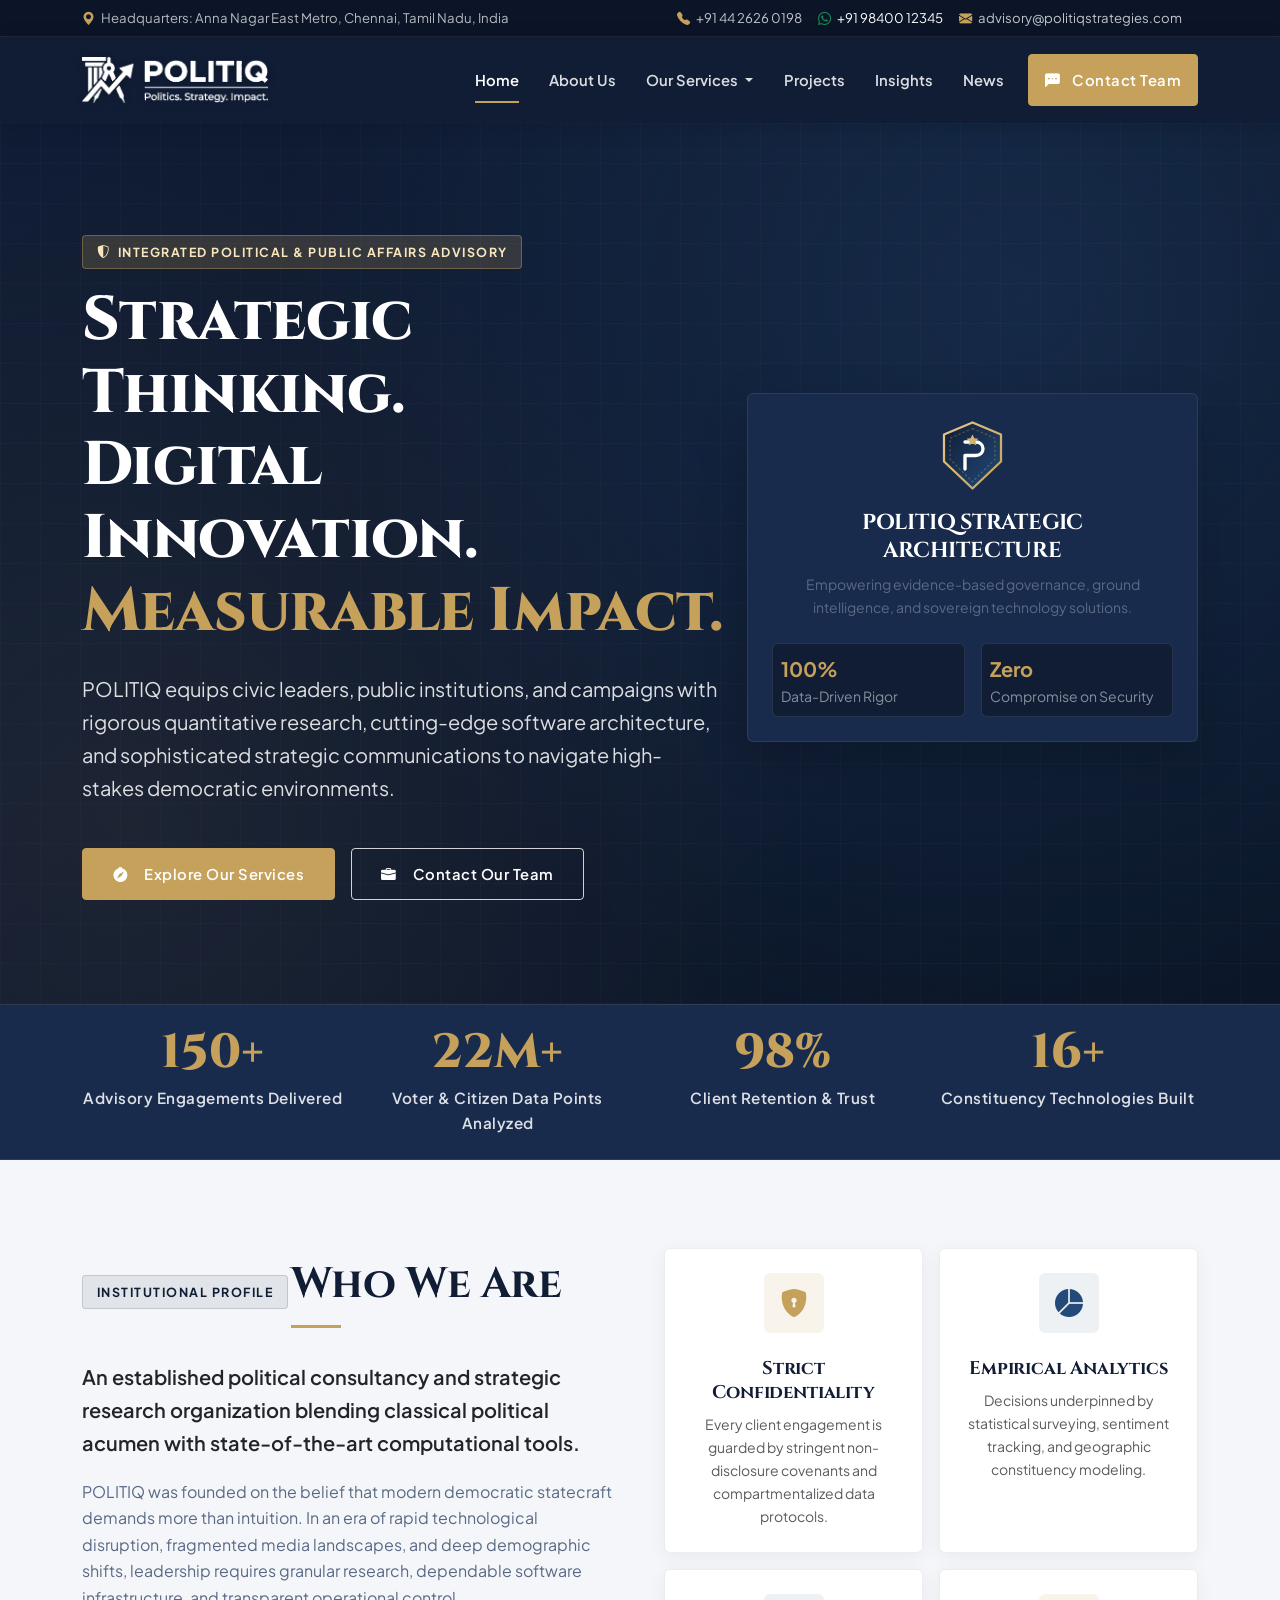
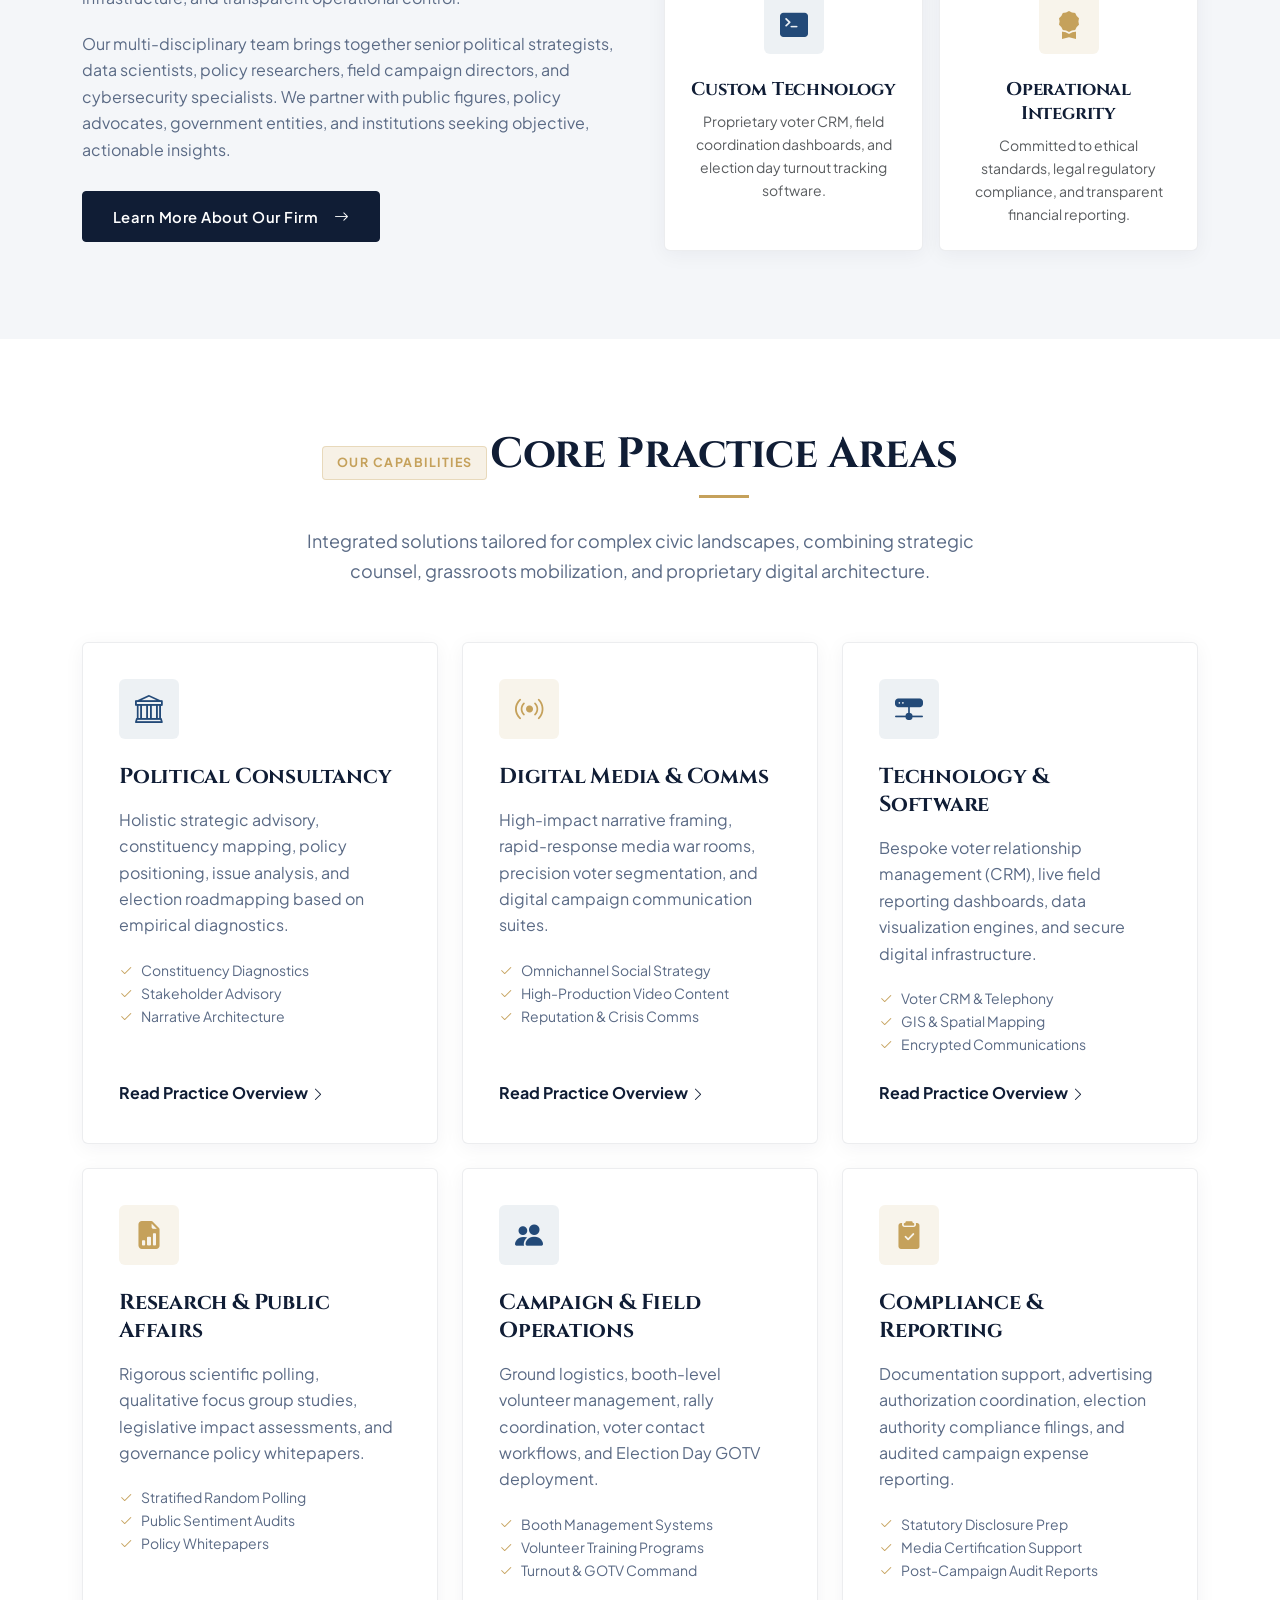
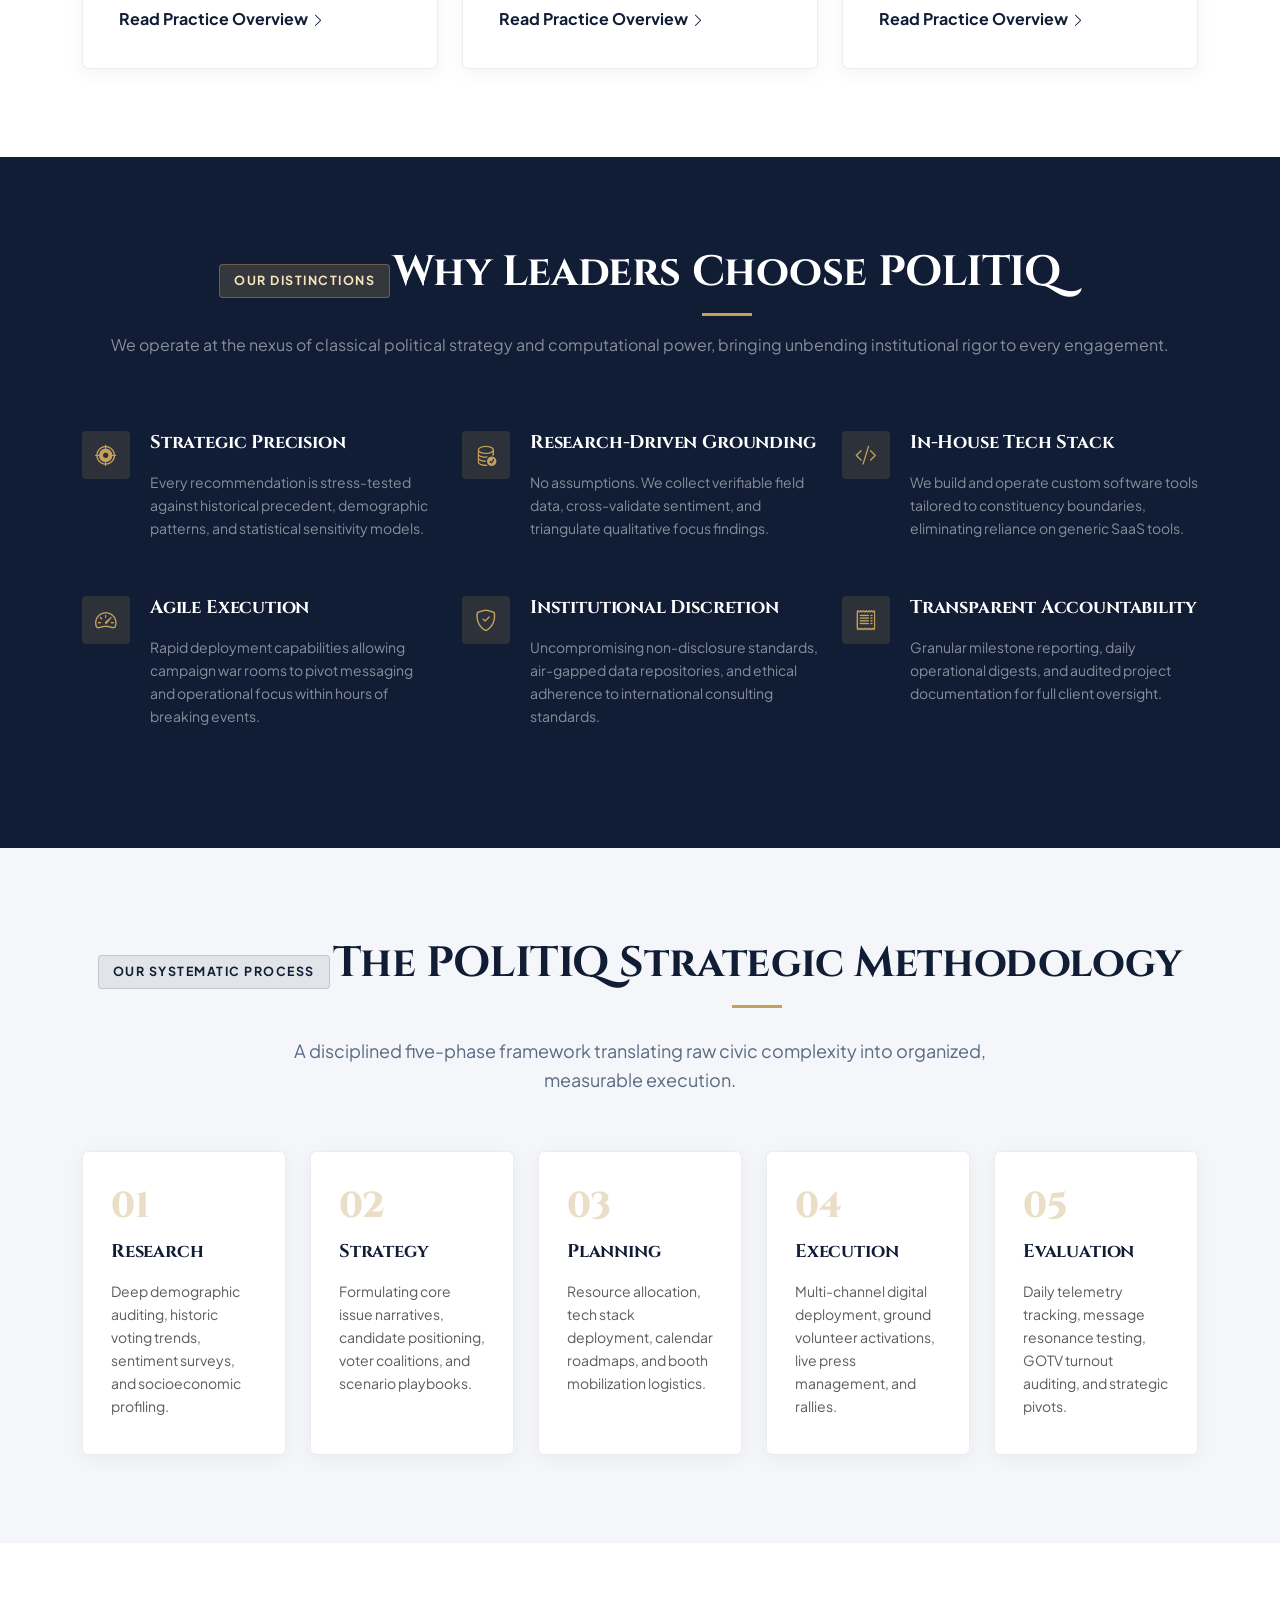
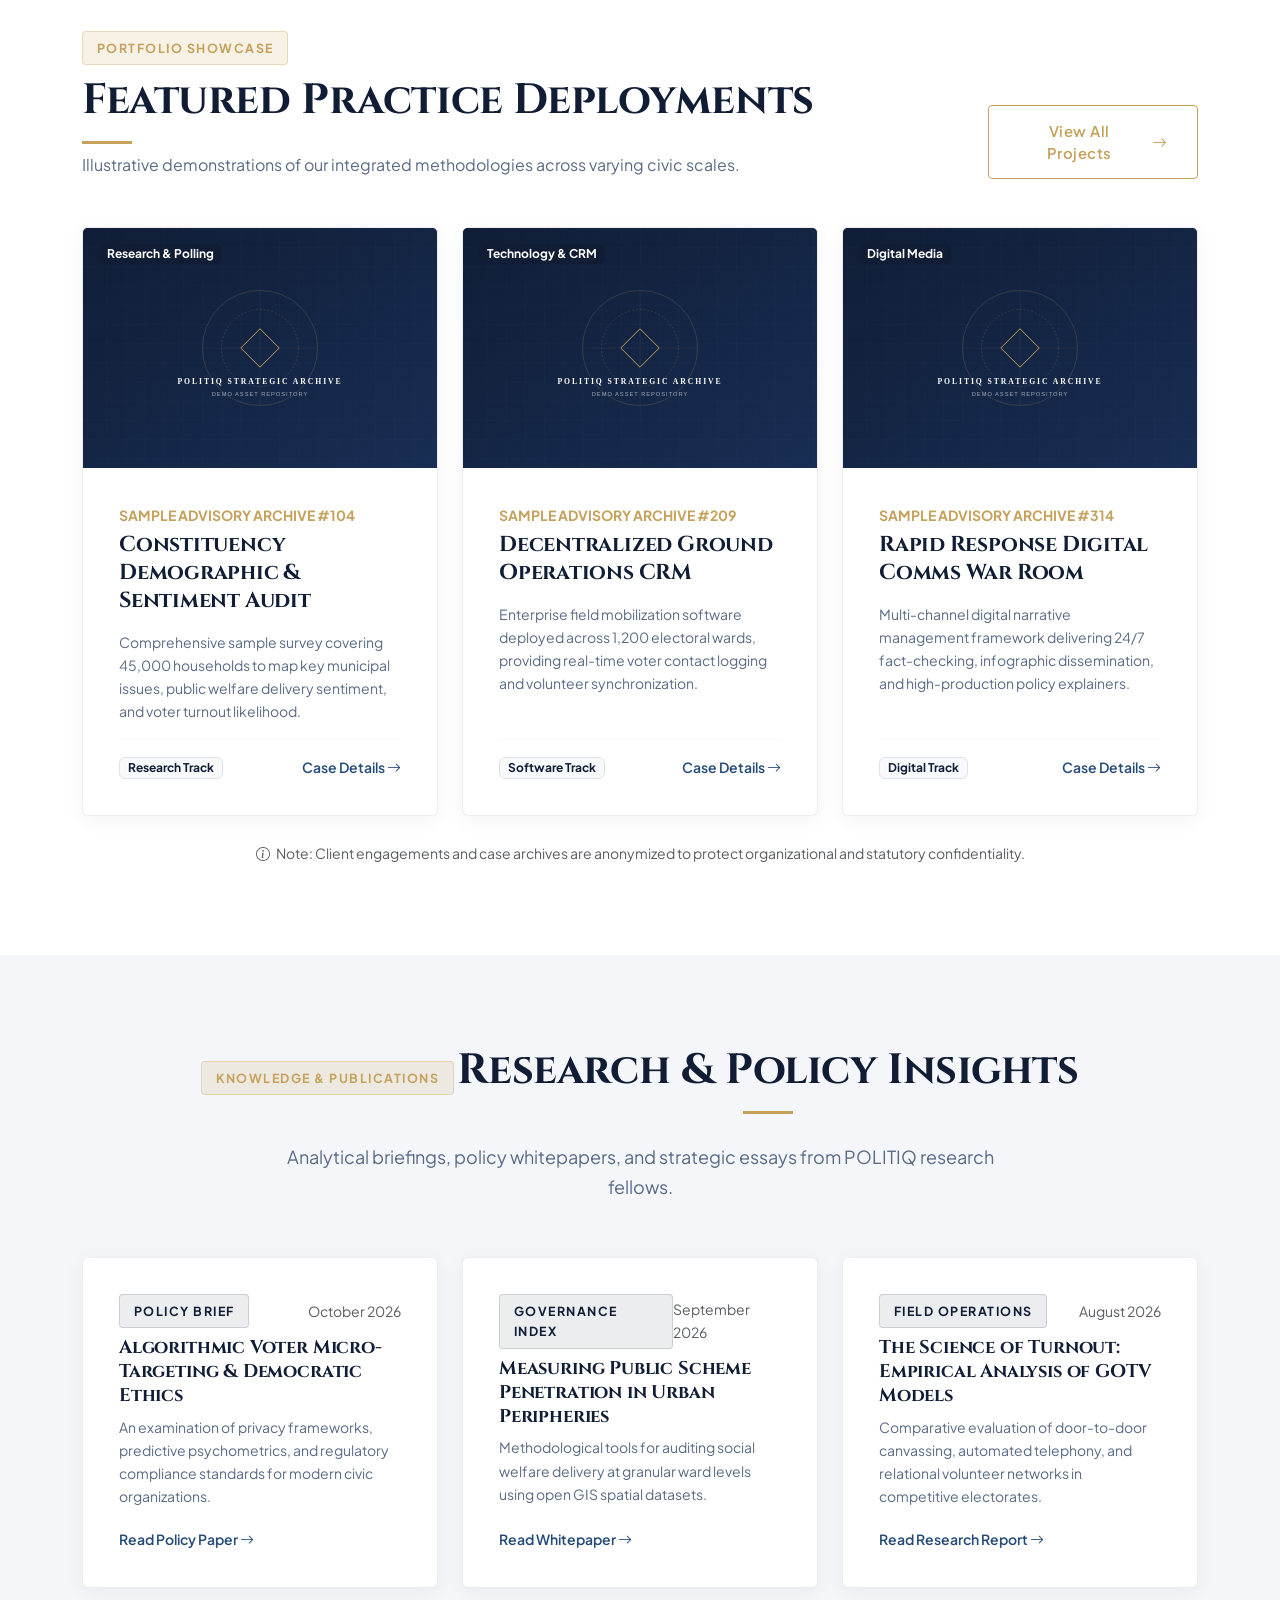
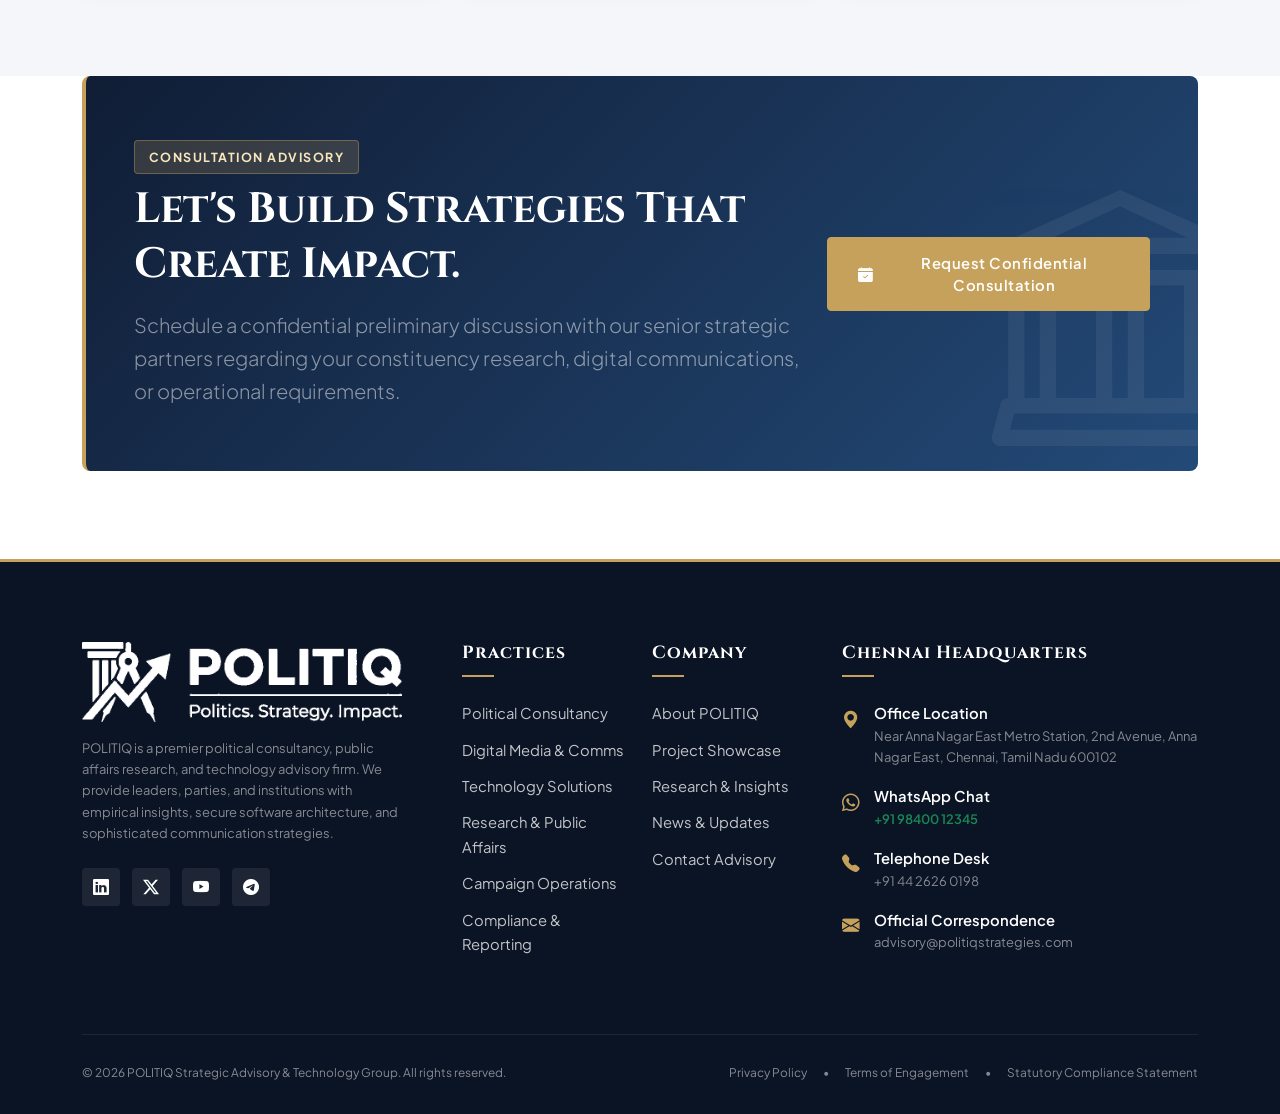
<file: index.html>
﻿<!DOCTYPE html>
<html lang="en">
<head>
  <meta charset="UTF-8">
  <meta name="viewport" content="width=device-width, initial-scale=1.0">
  <title>POLITIQ | Politics. Strategy. Impact. — Strategic Advisory & Technology Group</title>
  <meta name="description" content="POLITIQ is a premier political consultancy, public affairs research, and technology solutions organization based at Anna Nagar East Metro, Chennai.">
  <meta name="keywords" content="political consultancy, election strategy, public affairs, digital campaign, political research, governance advisory, technology solutions">
  <meta property="og:title" content="POLITIQ - Strategic Advisory & Technology Group">
  <meta property="og:description" content="Strategic Thinking. Digital Innovation. Measurable Impact. Enterprise-grade political consultancy and technology systems.">
  <meta property="og:type" content="website">
  <link rel="icon" type="image/png" href="assets/images/favicon-badge.png">
  <link rel="apple-touch-icon" href="apple-touch-icon.png">
  <link rel="shortcut icon" href="favicon.ico">

  <!-- Google Fonts -->
  <link rel="preconnect" href="https://fonts.googleapis.com">
  <link rel="preconnect" href="https://fonts.gstatic.com" crossorigin>
  <link href="https://fonts.googleapis.com/css2?family=Cinzel:wght@500;600;700;800&family=Plus+Jakarta+Sans:wght@300;400;500;600;700;800&display=swap" rel="stylesheet">

  <!-- Bootstrap 5 CSS -->
  <link href="https://cdn.jsdelivr.net/npm/bootstrap@5.3.2/dist/css/bootstrap.min.css" rel="stylesheet">
  <!-- Bootstrap Icons -->
  <link rel="stylesheet" href="https://cdn.jsdelivr.net/npm/bootstrap-icons@1.11.2/font/bootstrap-icons.min.css">
  <!-- Custom CSS -->
  <link rel="stylesheet" href="assets/css/style.css">
</head>
<body>

  <!-- Topbar -->
  <header class="header-topbar d-none d-lg-block">
    <div class="container">
      <div class="d-flex justify-content-between align-items-center">
        <div class="topbar-left">
          <span><i class="bi bi-geo-alt-fill text-gold me-1"></i> Headquarters: Anna Nagar East Metro, Chennai, Tamil Nadu, India</span>
        </div>
        <div class="topbar-right d-flex align-items-center">
          <a href="tel:+914426260198" class="me-3"><i class="bi bi-telephone-fill text-gold me-1"></i> +91 44 2626 0198</a>
          <a href="https://wa.me/919840012345?text=Hello%20POLITIQ%20Advisory" target="_blank" rel="noopener" class="me-3 text-white"><i class="bi bi-whatsapp text-success me-1"></i> +91 98400 12345</a>
          <a href="mailto:advisory@politiqstrategies.com" class="me-3"><i class="bi bi-envelope-fill text-gold me-1"></i> advisory@politiqstrategies.com</a>
        </div>
      </div>
    </div>
  </header>

  <!-- Main Navigation -->
  <nav class="navbar navbar-expand-xl main-navbar" aria-label="Main Navigation">
    <div class="container">
      <a class="navbar-brand py-1" href="index.html">
        <img src="assets/images/logo-nav-white.png" alt="POLITIQ - Politics. Strategy. Impact.">
      </a>
      <button class="navbar-toggler" type="button" data-bs-toggle="collapse" data-bs-target="#politiqNav" aria-controls="politiqNav" aria-expanded="false" aria-label="Toggle navigation">
        <span class="navbar-toggler-icon"></span>
      </button>

      <div class="collapse navbar-collapse" id="politiqNav">
        <ul class="navbar-nav ms-auto mb-2 mb-xl-0 align-items-xl-center">
          <li class="nav-item">
            <a class="nav-link active" href="index.html">Home</a>
          </li>
          <li class="nav-item">
            <a class="nav-link" href="about.html">About Us</a>
          </li>
          <li class="nav-item dropdown">
            <a class="nav-link dropdown-toggle" href="services.html" id="servicesDropdown" role="button" data-bs-toggle="dropdown" aria-expanded="false">
              Our Services
            </a>
            <ul class="dropdown-menu" aria-labelledby="servicesDropdown">
              <li><a class="dropdown-item" href="services.html"><i class="bi bi-grid-fill"></i> All Practice Areas</a></li>
              <li><hr class="dropdown-divider border-secondary opacity-25"></li>
              <li><a class="dropdown-item" href="political-consultancy.html"><i class="bi bi-bank2"></i> Political Consultancy</a></li>
              <li><a class="dropdown-item" href="digital-media.html"><i class="bi bi-megaphone-fill"></i> Digital Media & Comms</a></li>
              <li><a class="dropdown-item" href="technology.html"><i class="bi bi-cpu-fill"></i> Technology & Software</a></li>
              <li><a class="dropdown-item" href="research.html"><i class="bi bi-graph-up-arrow"></i> Research & Public Affairs</a></li>
              <li><a class="dropdown-item" href="campaign-operations.html"><i class="bi bi-diagram-3-fill"></i> Campaign & Field Operations</a></li>
            </ul>
          </li>
          <li class="nav-item">
            <a class="nav-link" href="projects.html">Projects</a>
          </li>
          <li class="nav-item">
            <a class="nav-link" href="insights.html">Insights</a>
          </li>
          <li class="nav-item">
            <a class="nav-link" href="news.html">News</a>
          </li>
          <li class="nav-item ms-xl-2">
            <a class="btn btn-gold btn-sm px-3" href="contact.html">
              <i class="bi bi-chat-left-dots-fill me-1"></i> Contact Team
            </a>
          </li>
        </ul>
      </div>
    </div>
  </nav>

  <!-- Hero Section -->
  <section class="hero-section">
    <div class="hero-overlay-grid"></div>
    <div class="container position-relative z-1">
      <div class="row align-items-center min-vh-60">
        <div class="col-lg-8 col-xl-7">
          <div class="badge-gold-dark mb-3">
            <i class="bi bi-shield-shaded me-1"></i> Integrated Political & Public Affairs Advisory
          </div>
          <h1 class="hero-title">
            Strategic Thinking.<br>
            Digital Innovation.<br>
            <span class="text-gold">Measurable Impact.</span>
          </h1>
          <p class="hero-lead">
            POLITIQ equips civic leaders, public institutions, and campaigns with rigorous quantitative research, cutting-edge software architecture, and sophisticated strategic communications to navigate high-stakes democratic environments.
          </p>
          <div class="d-flex flex-wrap gap-3 pt-2">
            <a href="services.html" class="btn btn-gold">
              <i class="bi bi-compass-fill me-2"></i> Explore Our Services
            </a>
            <a href="contact.html" class="btn btn-outline-white">
              <i class="bi bi-briefcase-fill me-2"></i> Contact Our Team
            </a>
          </div>
        </div>
        <div class="col-lg-4 col-xl-5 mt-5 mt-lg-0 text-center">
          <div class="stat-box p-4 bg-navy-alt border border-secondary border-opacity-25 shadow-lg">
            <div class="d-flex align-items-center justify-content-center mb-3">
              <img src="assets/images/logo-crest.svg" alt="POLITIQ Seal" style="width: 75px; height: 75px;">
            </div>
            <h4 class="text-white mb-2 font-heading">POLITIQ STRATEGIC ARCHITECTURE</h4>
            <p class="text-muted-custom small mb-4">Empowering evidence-based governance, ground intelligence, and sovereign technology solutions.</p>
            <div class="row g-3 text-start">
              <div class="col-6">
                <div class="p-2 border border-secondary border-opacity-25 rounded bg-navy">
                  <div class="fw-bold text-gold fs-5">100%</div>
                  <div class="small text-white-50">Data-Driven Rigor</div>
                </div>
              </div>
              <div class="col-6">
                <div class="p-2 border border-secondary border-opacity-25 rounded bg-navy">
                  <div class="fw-bold text-gold fs-5">Zero</div>
                  <div class="small text-white-50">Compromise on Security</div>
                </div>
              </div>
            </div>
          </div>
        </div>
      </div>
    </div>
  </section>

  <!-- Key Metrics Bar -->
  <section class="py-4 bg-navy-alt border-bottom border-secondary border-opacity-25">
    <div class="container">
      <div class="row g-4 text-center">
        <div class="col-6 col-md-3">
          <div class="stat-number" data-target="150" data-suffix="+">150+</div>
          <p class="stat-label">Advisory Engagements Delivered</p>
        </div>
        <div class="col-6 col-md-3">
          <div class="stat-number" data-target="24" data-suffix="M+">24M+</div>
          <p class="stat-label">Voter & Citizen Data Points Analyzed</p>
        </div>
        <div class="col-6 col-md-3">
          <div class="stat-number" data-target="98" data-suffix="%">98%</div>
          <p class="stat-label">Client Retention & Trust</p>
        </div>
        <div class="col-6 col-md-3">
          <div class="stat-number" data-target="18" data-suffix="+">18+</div>
          <p class="stat-label">Constituency Technologies Built</p>
        </div>
      </div>
    </div>
  </section>

  <!-- Introduction / Who We Are -->
  <section class="section-padding bg-surface">
    <div class="container">
      <div class="row align-items-center g-5">
        <div class="col-lg-6">
          <span class="badge-navy mb-2">Institutional Profile</span>
          <h2 class="section-title text-navy">Who We Are</h2>
          <p class="lead text-dark fw-semibold mt-3">
            An established political consultancy and strategic research organization blending classical political acumen with state-of-the-art computational tools.
          </p>
          <p class="text-muted-custom">
            POLITIQ was founded on the belief that modern democratic statecraft demands more than intuition. In an era of rapid technological disruption, fragmented media landscapes, and deep demographic shifts, leadership requires granular research, dependable software infrastructure, and transparent operational control.
          </p>
          <p class="text-muted-custom">
            Our multi-disciplinary team brings together senior political strategists, data scientists, policy researchers, field campaign directors, and cybersecurity specialists. We partner with public figures, policy advocates, government entities, and institutions seeking objective, actionable insights.
          </p>
          <div class="d-flex gap-3 pt-2">
            <a href="about.html" class="btn btn-navy">
              Learn More About Our Firm <i class="bi bi-arrow-right ms-2"></i>
            </a>
          </div>
        </div>
        <div class="col-lg-6">
          <div class="row g-3">
            <div class="col-sm-6">
              <div class="custom-card p-4 text-center">
                <div class="card-icon-box gold mx-auto">
                  <i class="bi bi-shield-lock-fill"></i>
                </div>
                <h5 class="mb-2">Strict Confidentiality</h5>
                <p class="small text-muted mb-0">Every client engagement is guarded by stringent non-disclosure covenants and compartmentalized data protocols.</p>
              </div>
            </div>
            <div class="col-sm-6">
              <div class="custom-card p-4 text-center">
                <div class="card-icon-box mx-auto">
                  <i class="bi bi-pie-chart-fill"></i>
                </div>
                <h5 class="mb-2">Empirical Analytics</h5>
                <p class="small text-muted mb-0">Decisions underpinned by statistical surveying, sentiment tracking, and geographic constituency modeling.</p>
              </div>
            </div>
            <div class="col-sm-6">
              <div class="custom-card p-4 text-center">
                <div class="card-icon-box mx-auto">
                  <i class="bi bi-terminal-fill"></i>
                </div>
                <h5 class="mb-2">Custom Technology</h5>
                <p class="small text-muted mb-0">Proprietary voter CRM, field coordination dashboards, and election day turnout tracking software.</p>
              </div>
            </div>
            <div class="col-sm-6">
              <div class="custom-card p-4 text-center">
                <div class="card-icon-box gold mx-auto">
                  <i class="bi bi-award-fill"></i>
                </div>
                <h5 class="mb-2">Operational Integrity</h5>
                <p class="small text-muted mb-0">Committed to ethical standards, legal regulatory compliance, and transparent financial reporting.</p>
              </div>
            </div>
          </div>
        </div>
      </div>
    </div>
  </section>

  <!-- Core Practice Areas -->
  <section class="section-padding bg-white">
    <div class="container">
      <div class="section-header text-center">
        <span class="badge-gold mb-2">Our Capabilities</span>
        <h2 class="section-title">Core Practice Areas</h2>
        <p class="section-desc">
          Integrated solutions tailored for complex civic landscapes, combining strategic counsel, grassroots mobilization, and proprietary digital architecture.
        </p>
      </div>

      <div class="row g-4">
        <!-- Practice 1 -->
        <div class="col-md-6 col-lg-4">
          <div class="custom-card">
            <div class="card-body-custom">
              <div class="card-icon-box">
                <i class="bi bi-bank"></i>
              </div>
              <h4>Political Consultancy</h4>
              <p class="text-muted-custom">
                Holistic strategic advisory, constituency mapping, policy positioning, issue analysis, and election roadmapping based on empirical diagnostics.
              </p>
              <ul class="list-unstyled text-muted-custom small mb-4">
                <li><i class="bi bi-check2 text-gold me-2"></i>Constituency Diagnostics</li>
                <li><i class="bi bi-check2 text-gold me-2"></i>Stakeholder Advisory</li>
                <li><i class="bi bi-check2 text-gold me-2"></i>Narrative Architecture</li>
              </ul>
              <a href="political-consultancy.html" class="fw-bold text-navy mt-auto">
                Read Practice Overview <i class="bi bi-chevron-right small"></i>
              </a>
            </div>
          </div>
        </div>

        <!-- Practice 2 -->
        <div class="col-md-6 col-lg-4">
          <div class="custom-card">
            <div class="card-body-custom">
              <div class="card-icon-box gold">
                <i class="bi bi-broadcast"></i>
              </div>
              <h4>Digital Media & Comms</h4>
              <p class="text-muted-custom">
                High-impact narrative framing, rapid-response media war rooms, precision voter segmentation, and digital campaign communication suites.
              </p>
              <ul class="list-unstyled text-muted-custom small mb-4">
                <li><i class="bi bi-check2 text-gold me-2"></i>Omnichannel Social Strategy</li>
                <li><i class="bi bi-check2 text-gold me-2"></i>High-Production Video Content</li>
                <li><i class="bi bi-check2 text-gold me-2"></i>Reputation & Crisis Comms</li>
              </ul>
              <a href="digital-media.html" class="fw-bold text-navy mt-auto">
                Read Practice Overview <i class="bi bi-chevron-right small"></i>
              </a>
            </div>
          </div>
        </div>

        <!-- Practice 3 -->
        <div class="col-md-6 col-lg-4">
          <div class="custom-card">
            <div class="card-body-custom">
              <div class="card-icon-box">
                <i class="bi bi-hdd-network-fill"></i>
              </div>
              <h4>Technology & Software</h4>
              <p class="text-muted-custom">
                Bespoke voter relationship management (CRM), live field reporting dashboards, data visualization engines, and secure digital infrastructure.
              </p>
              <ul class="list-unstyled text-muted-custom small mb-4">
                <li><i class="bi bi-check2 text-gold me-2"></i>Voter CRM & Telephony</li>
                <li><i class="bi bi-check2 text-gold me-2"></i>GIS & Spatial Mapping</li>
                <li><i class="bi bi-check2 text-gold me-2"></i>Encrypted Communications</li>
              </ul>
              <a href="technology.html" class="fw-bold text-navy mt-auto">
                Read Practice Overview <i class="bi bi-chevron-right small"></i>
              </a>
            </div>
          </div>
        </div>

        <!-- Practice 4 -->
        <div class="col-md-6 col-lg-4">
          <div class="custom-card">
            <div class="card-body-custom">
              <div class="card-icon-box gold">
                <i class="bi bi-file-earmark-bar-graph-fill"></i>
              </div>
              <h4>Research & Public Affairs</h4>
              <p class="text-muted-custom">
                Rigorous scientific polling, qualitative focus group studies, legislative impact assessments, and governance policy whitepapers.
              </p>
              <ul class="list-unstyled text-muted-custom small mb-4">
                <li><i class="bi bi-check2 text-gold me-2"></i>Stratified Random Polling</li>
                <li><i class="bi bi-check2 text-gold me-2"></i>Public Sentiment Audits</li>
                <li><i class="bi bi-check2 text-gold me-2"></i>Policy Whitepapers</li>
              </ul>
              <a href="research.html" class="fw-bold text-navy mt-auto">
                Read Practice Overview <i class="bi bi-chevron-right small"></i>
              </a>
            </div>
          </div>
        </div>

        <!-- Practice 5 -->
        <div class="col-md-6 col-lg-4">
          <div class="custom-card">
            <div class="card-body-custom">
              <div class="card-icon-box">
                <i class="bi bi-people-fill"></i>
              </div>
              <h4>Campaign & Field Operations</h4>
              <p class="text-muted-custom">
                Ground logistics, booth-level volunteer management, rally coordination, voter contact workflows, and Election Day GOTV deployment.
              </p>
              <ul class="list-unstyled text-muted-custom small mb-4">
                <li><i class="bi bi-check2 text-gold me-2"></i>Booth Management Systems</li>
                <li><i class="bi bi-check2 text-gold me-2"></i>Volunteer Training Programs</li>
                <li><i class="bi bi-check2 text-gold me-2"></i>Turnout & GOTV Command</li>
              </ul>
              <a href="campaign-operations.html" class="fw-bold text-navy mt-auto">
                Read Practice Overview <i class="bi bi-chevron-right small"></i>
              </a>
            </div>
          </div>
        </div>

        <!-- Practice 6 -->
        <div class="col-md-6 col-lg-4">
          <div class="custom-card">
            <div class="card-body-custom">
              <div class="card-icon-box gold">
                <i class="bi bi-clipboard2-check-fill"></i>
              </div>
              <h4>Compliance & Reporting</h4>
              <p class="text-muted-custom">
                Documentation support, advertising authorization coordination, election authority compliance filings, and audited campaign expense reporting.
              </p>
              <ul class="list-unstyled text-muted-custom small mb-4">
                <li><i class="bi bi-check2 text-gold me-2"></i>Statutory Disclosure Prep</li>
                <li><i class="bi bi-check2 text-gold me-2"></i>Media Certification Support</li>
                <li><i class="bi bi-check2 text-gold me-2"></i>Post-Campaign Audit Reports</li>
              </ul>
              <a href="services.html" class="fw-bold text-navy mt-auto">
                Read Practice Overview <i class="bi bi-chevron-right small"></i>
              </a>
            </div>
          </div>
        </div>
      </div>
    </div>
  </section>

  <!-- Why Choose Us -->
  <section class="section-padding bg-navy text-white">
    <div class="container">
      <div class="section-header text-center">
        <span class="badge-gold-dark mb-2">Our Distinctions</span>
        <h2 class="section-title text-white">Why Leaders Choose POLITIQ</h2>
        <p class="text-white-50 max-w-700 mx-auto">
          We operate at the nexus of classical political strategy and computational power, bringing unbending institutional rigor to every engagement.
        </p>
      </div>

      <div class="row g-4 pt-3">
        <div class="col-md-4">
          <div class="feature-box">
            <div class="feature-box-icon">
              <i class="bi bi-crosshair2"></i>
            </div>
            <div>
              <h5 class="text-white">Strategic Precision</h5>
              <p class="text-white-50 small mb-0">Every recommendation is stress-tested against historical precedent, demographic patterns, and statistical sensitivity models.</p>
            </div>
          </div>
        </div>
        <div class="col-md-4">
          <div class="feature-box">
            <div class="feature-box-icon">
              <i class="bi bi-database-check"></i>
            </div>
            <div>
              <h5 class="text-white">Research-Driven Grounding</h5>
              <p class="text-white-50 small mb-0">No assumptions. We collect verifiable field data, cross-validate sentiment, and triangulate qualitative focus findings.</p>
            </div>
          </div>
        </div>
        <div class="col-md-4">
          <div class="feature-box">
            <div class="feature-box-icon">
              <i class="bi bi-code-slash"></i>
            </div>
            <div>
              <h5 class="text-white">In-House Tech Stack</h5>
              <p class="text-white-50 small mb-0">We build and operate custom software tools tailored to constituency boundaries, eliminating reliance on generic SaaS tools.</p>
            </div>
          </div>
        </div>
        <div class="col-md-4">
          <div class="feature-box">
            <div class="feature-box-icon">
              <i class="bi bi-speedometer2"></i>
            </div>
            <div>
              <h5 class="text-white">Agile Execution</h5>
              <p class="text-white-50 small mb-0">Rapid deployment capabilities allowing campaign war rooms to pivot messaging and operational focus within hours of breaking events.</p>
            </div>
          </div>
        </div>
        <div class="col-md-4">
          <div class="feature-box">
            <div class="feature-box-icon">
              <i class="bi bi-shield-check"></i>
            </div>
            <div>
              <h5 class="text-white">Institutional Discretion</h5>
              <p class="text-white-50 small mb-0">Uncompromising non-disclosure standards, air-gapped data repositories, and ethical adherence to international consulting standards.</p>
            </div>
          </div>
        </div>
        <div class="col-md-4">
          <div class="feature-box">
            <div class="feature-box-icon">
              <i class="bi bi-receipt"></i>
            </div>
            <div>
              <h5 class="text-white">Transparent Accountability</h5>
              <p class="text-white-50 small mb-0">Granular milestone reporting, daily operational digests, and audited project documentation for full client oversight.</p>
            </div>
          </div>
        </div>
      </div>
    </div>
  </section>

  <!-- Our Strategic Approach / Methodology -->
  <section class="section-padding bg-surface">
    <div class="container">
      <div class="section-header text-center">
        <span class="badge-navy mb-2">Our Systematic Process</span>
        <h2 class="section-title">The POLITIQ Strategic Methodology</h2>
        <p class="section-desc">
          A disciplined five-phase framework translating raw civic complexity into organized, measurable execution.
        </p>
      </div>

      <div class="row g-4">
        <div class="col-md-6 col-lg">
          <div class="process-step-card">
            <div class="step-indicator">01</div>
            <h5>Research</h5>
            <p class="text-muted small mb-0">Deep demographic auditing, historic voting trends, sentiment surveys, and socioeconomic profiling.</p>
          </div>
        </div>
        <div class="col-md-6 col-lg">
          <div class="process-step-card">
            <div class="step-indicator">02</div>
            <h5>Strategy</h5>
            <p class="text-muted small mb-0">Formulating core issue narratives, candidate positioning, voter coalitions, and scenario playbooks.</p>
          </div>
        </div>
        <div class="col-md-6 col-lg">
          <div class="process-step-card">
            <div class="step-indicator">03</div>
            <h5>Planning</h5>
            <p class="text-muted small mb-0">Resource allocation, tech stack deployment, calendar roadmaps, and booth mobilization logistics.</p>
          </div>
        </div>
        <div class="col-md-6 col-lg">
          <div class="process-step-card">
            <div class="step-indicator">04</div>
            <h5>Execution</h5>
            <p class="text-muted small mb-0">Multi-channel digital deployment, ground volunteer activations, live press management, and rallies.</p>
          </div>
        </div>
        <div class="col-md-6 col-lg">
          <div class="process-step-card">
            <div class="step-indicator">05</div>
            <h5>Evaluation</h5>
            <p class="text-muted small mb-0">Daily telemetry tracking, message resonance testing, GOTV turnout auditing, and strategic pivots.</p>
          </div>
        </div>
      </div>
    </div>
  </section>

  <!-- Featured Illustrative Projects -->
  <section class="section-padding bg-white">
    <div class="container">
      <div class="d-flex flex-column flex-md-row justify-content-between align-items-md-end mb-5">
        <div>
          <span class="badge-gold mb-2">Portfolio Showcase</span>
          <h2 class="section-title mb-0">Featured Practice Deployments</h2>
          <p class="text-muted-custom mt-2 mb-0">Illustrative demonstrations of our integrated methodologies across varying civic scales.</p>
        </div>
        <div class="mt-3 mt-md-0">
          <a href="projects.html" class="btn btn-outline-gold">
            View All Projects <i class="bi bi-arrow-right ms-1"></i>
          </a>
        </div>
      </div>

      <div class="row g-4">
        <!-- Sample Project 1 -->
        <div class="col-md-6 col-lg-4">
          <div class="custom-card">
            <div class="project-thumb">
              <span class="badge bg-navy project-category-tag">Research & Polling</span>
              <img src="assets/images/placeholder.svg" alt="Constituency Demographic Audit">
            </div>
            <div class="card-body-custom">
              <div class="small text-gold fw-bold mb-1">SAMPLE ADVISORY ARCHIVE #104</div>
              <h4>Constituency Demographic & Sentiment Audit</h4>
              <p class="text-muted-custom small mb-3">
                Comprehensive sample survey covering 45,000 households to map key municipal issues, public welfare delivery sentiment, and voter turnout likelihood.
              </p>
              <div class="mt-auto pt-3 border-top border-light d-flex justify-content-between align-items-center">
                <span class="badge bg-light text-navy border">Research Track</span>
                <a href="projects.html" class="fw-semibold text-royal small">Case Details <i class="bi bi-arrow-right"></i></a>
              </div>
            </div>
          </div>
        </div>

        <!-- Sample Project 2 -->
        <div class="col-md-6 col-lg-4">
          <div class="custom-card">
            <div class="project-thumb">
              <span class="badge bg-navy project-category-tag">Technology & CRM</span>
              <img src="assets/images/placeholder.svg" alt="Decentralized Ground Operations CRM">
            </div>
            <div class="card-body-custom">
              <div class="small text-gold fw-bold mb-1">SAMPLE ADVISORY ARCHIVE #209</div>
              <h4>Decentralized Ground Operations CRM</h4>
              <p class="text-muted-custom small mb-3">
                Enterprise field mobilization software deployed across 1,200 electoral wards, providing real-time voter contact logging and volunteer synchronization.
              </p>
              <div class="mt-auto pt-3 border-top border-light d-flex justify-content-between align-items-center">
                <span class="badge bg-light text-navy border">Software Track</span>
                <a href="projects.html" class="fw-semibold text-royal small">Case Details <i class="bi bi-arrow-right"></i></a>
              </div>
            </div>
          </div>
        </div>

        <!-- Sample Project 3 -->
        <div class="col-md-6 col-lg-4">
          <div class="custom-card">
            <div class="project-thumb">
              <span class="badge bg-navy project-category-tag">Digital Media</span>
              <img src="assets/images/placeholder.svg" alt="Rapid Response Digital War Room">
            </div>
            <div class="card-body-custom">
              <div class="small text-gold fw-bold mb-1">SAMPLE ADVISORY ARCHIVE #314</div>
              <h4>Rapid Response Digital Comms War Room</h4>
              <p class="text-muted-custom small mb-3">
                Multi-channel digital narrative management framework delivering 24/7 fact-checking, infographic dissemination, and high-production policy explainers.
              </p>
              <div class="mt-auto pt-3 border-top border-light d-flex justify-content-between align-items-center">
                <span class="badge bg-light text-navy border">Digital Track</span>
                <a href="projects.html" class="fw-semibold text-royal small">Case Details <i class="bi bi-arrow-right"></i></a>
              </div>
            </div>
          </div>
        </div>
      </div>
      <div class="text-center mt-4">
        <small class="text-muted"><i class="bi bi-info-circle me-1"></i> Note: Client engagements and case archives are anonymized to protect organizational and statutory confidentiality.</small>
      </div>
    </div>
  </section>

  <!-- Insights & Thought Leadership -->
  <section class="section-padding bg-surface">
    <div class="container">
      <div class="section-header text-center">
        <span class="badge-gold mb-2">Knowledge & Publications</span>
        <h2 class="section-title">Research & Policy Insights</h2>
        <p class="section-desc">
          Analytical briefings, policy whitepapers, and strategic essays from POLITIQ research fellows.
        </p>
      </div>

      <div class="row g-4">
        <div class="col-md-4">
          <div class="custom-card">
            <div class="card-body-custom">
              <div class="d-flex justify-content-between align-items-center mb-2">
                <span class="badge-navy">Policy Brief</span>
                <span class="small text-muted">October 2026</span>
              </div>
              <h5 class="mb-2"><a href="insights.html" class="text-navy">Algorithmic Voter Micro-Targeting & Democratic Ethics</a></h5>
              <p class="text-muted-custom small">
                An examination of privacy frameworks, predictive psychometrics, and regulatory compliance standards for modern civic organizations.
              </p>
              <a href="insights.html" class="fw-semibold text-royal small mt-auto">Read Policy Paper <i class="bi bi-arrow-right"></i></a>
            </div>
          </div>
        </div>
        <div class="col-md-4">
          <div class="custom-card">
            <div class="card-body-custom">
              <div class="d-flex justify-content-between align-items-center mb-2">
                <span class="badge-navy">Governance Index</span>
                <span class="small text-muted">September 2026</span>
              </div>
              <h5 class="mb-2"><a href="insights.html" class="text-navy">Measuring Public Scheme Penetration in Urban Peripheries</a></h5>
              <p class="text-muted-custom small">
                Methodological tools for auditing social welfare delivery at granular ward levels using open GIS spatial datasets.
              </p>
              <a href="insights.html" class="fw-semibold text-royal small mt-auto">Read Whitepaper <i class="bi bi-arrow-right"></i></a>
            </div>
          </div>
        </div>
        <div class="col-md-4">
          <div class="custom-card">
            <div class="card-body-custom">
              <div class="d-flex justify-content-between align-items-center mb-2">
                <span class="badge-navy">Field Operations</span>
                <span class="small text-muted">August 2026</span>
              </div>
              <h5 class="mb-2"><a href="insights.html" class="text-navy">The Science of Turnout: Empirical Analysis of GOTV Models</a></h5>
              <p class="text-muted-custom small">
                Comparative evaluation of door-to-door canvassing, automated telephony, and relational volunteer networks in competitive electorates.
              </p>
              <a href="insights.html" class="fw-semibold text-royal small mt-auto">Read Research Report <i class="bi bi-arrow-right"></i></a>
            </div>
          </div>
        </div>
      </div>
    </div>
  </section>

  <!-- Call to Action Banner -->
  <section class="section-padding bg-white pt-0">
    <div class="container">
      <div class="cta-banner">
        <i class="bi bi-bank cta-banner-pattern"></i>
        <div class="row align-items-center position-relative z-1">
          <div class="col-lg-8">
            <span class="badge-gold-dark mb-2">Consultation Advisory</span>
            <h2 class="text-white mb-3">Let's Build Strategies That Create Impact.</h2>
            <p class="text-white-50 lead mb-0">
              Schedule a confidential preliminary discussion with our senior strategic partners regarding your constituency research, digital communications, or operational requirements.
            </p>
          </div>
          <div class="col-lg-4 text-lg-end mt-4 mt-lg-0">
            <a href="contact.html" class="btn btn-gold btn-lg">
              <i class="bi bi-calendar-check-fill me-2"></i> Request Confidential Consultation
            </a>
          </div>
        </div>
      </div>
    </div>
  </section>

  <!-- Site Footer -->
  <footer class="site-footer">
    <div class="container">
      <div class="row g-4">
        <!-- Brand Info -->
        <div class="col-lg-4 pe-lg-5">
          <div class="mb-3">
            <img src="assets/images/logo-nav-white.png" alt="POLITIQ Logo" height="42">
          </div>
          <p class="small text-white-50 mb-4">
            POLITIQ is a premier political consultancy, public affairs research, and technology advisory firm. We provide leaders, parties, and institutions with empirical insights, secure software architecture, and sophisticated communication strategies.
          </p>
          <div class="social-links-group">
            <a href="https://linkedin.com" target="_blank" rel="noopener" class="social-icon-btn" aria-label="LinkedIn"><i class="bi bi-linkedin"></i></a>
            <a href="https://twitter.com" target="_blank" rel="noopener" class="social-icon-btn" aria-label="Twitter"><i class="bi bi-twitter-x"></i></a>
            <a href="https://youtube.com" target="_blank" rel="noopener" class="social-icon-btn" aria-label="YouTube"><i class="bi bi-youtube"></i></a>
            <a href="https://telegram.org" target="_blank" rel="noopener" class="social-icon-btn" aria-label="Telegram"><i class="bi bi-telegram"></i></a>
          </div>
        </div>

        <!-- Practice Areas -->
        <div class="col-sm-6 col-lg-2">
          <h5>Practices</h5>
          <ul class="footer-links">
            <li><a href="political-consultancy.html">Political Consultancy</a></li>
            <li><a href="digital-media.html">Digital Media & Comms</a></li>
            <li><a href="technology.html">Technology Solutions</a></li>
            <li><a href="research.html">Research & Public Affairs</a></li>
            <li><a href="campaign-operations.html">Campaign Operations</a></li>
            <li><a href="services.html">Compliance & Reporting</a></li>
          </ul>
        </div>

        <!-- Quick Links -->
        <div class="col-sm-6 col-lg-2">
          <h5>Company</h5>
          <ul class="footer-links">
            <li><a href="about.html">About POLITIQ</a></li>
            <li><a href="projects.html">Project Showcase</a></li>
            <li><a href="insights.html">Research & Insights</a></li>
            <li><a href="news.html">News & Updates</a></li>
            <li><a href="contact.html">Contact Advisory</a></li>
          </ul>
        </div>

        <!-- Contact & Locations -->
        <div class="col-lg-4">
          <h5>Chennai Headquarters</h5>
          <div class="footer-contact-item">
            <i class="bi bi-geo-alt-fill"></i>
            <div>
              <div class="fw-semibold text-white">Office Location</div>
              <div class="text-white-50 small">Near Anna Nagar East Metro Station, 2nd Avenue, Anna Nagar East, Chennai, Tamil Nadu 600102</div>
            </div>
          </div>
          <div class="footer-contact-item">
            <i class="bi bi-whatsapp"></i>
            <div>
              <div class="fw-semibold text-white">WhatsApp Chat</div>
              <div class="text-white-50 small"><a href="https://wa.me/919840012345" class="text-success fw-semibold">+91 98400 12345</a></div>
            </div>
          </div>
          <div class="footer-contact-item">
            <i class="bi bi-telephone-fill"></i>
            <div>
              <div class="fw-semibold text-white">Telephone Desk</div>
              <div class="text-white-50 small">+91 44 2626 0198</div>
            </div>
          </div>
          <div class="footer-contact-item">
            <i class="bi bi-envelope-fill"></i>
            <div>
              <div class="fw-semibold text-white">Official Correspondence</div>
              <div class="text-white-50 small">advisory@politiqstrategies.com</div>
            </div>
          </div>
        </div>
      </div>

      <!-- Legal & Disclaimer -->
      <div class="footer-bottom d-flex flex-column flex-md-row justify-content-between align-items-center gap-3">
        <p class="mb-0 text-white-50 small">
          &copy; 2026 POLITIQ Strategic Advisory & Technology Group. All rights reserved.
        </p>
        <div class="d-flex gap-3 small">
          <a href="privacy-policy.html" class="text-white-50">Privacy Policy</a>
          <span class="text-white-50">&bull;</span>
          <a href="privacy-policy.html#terms" class="text-white-50">Terms of Engagement</a>
          <span class="text-white-50">&bull;</span>
          <a href="privacy-policy.html#compliance" class="text-white-50">Statutory Compliance Statement</a>
        </div>
      </div>
    </div>
  </footer>

  <!-- Back to Top Button -->
  <button id="backToTopBtn" class="back-to-top" aria-label="Back to Top">
    <i class="bi bi-arrow-up"></i>
  </button>

  <!-- Bootstrap 5 Bundle JS -->
  <script src="https://cdn.jsdelivr.net/npm/bootstrap@5.3.2/dist/js/bootstrap.bundle.min.js"></script>
  <!-- Custom JS -->
  <script src="assets/js/script.js"></script>
</body>
</html>
</file>
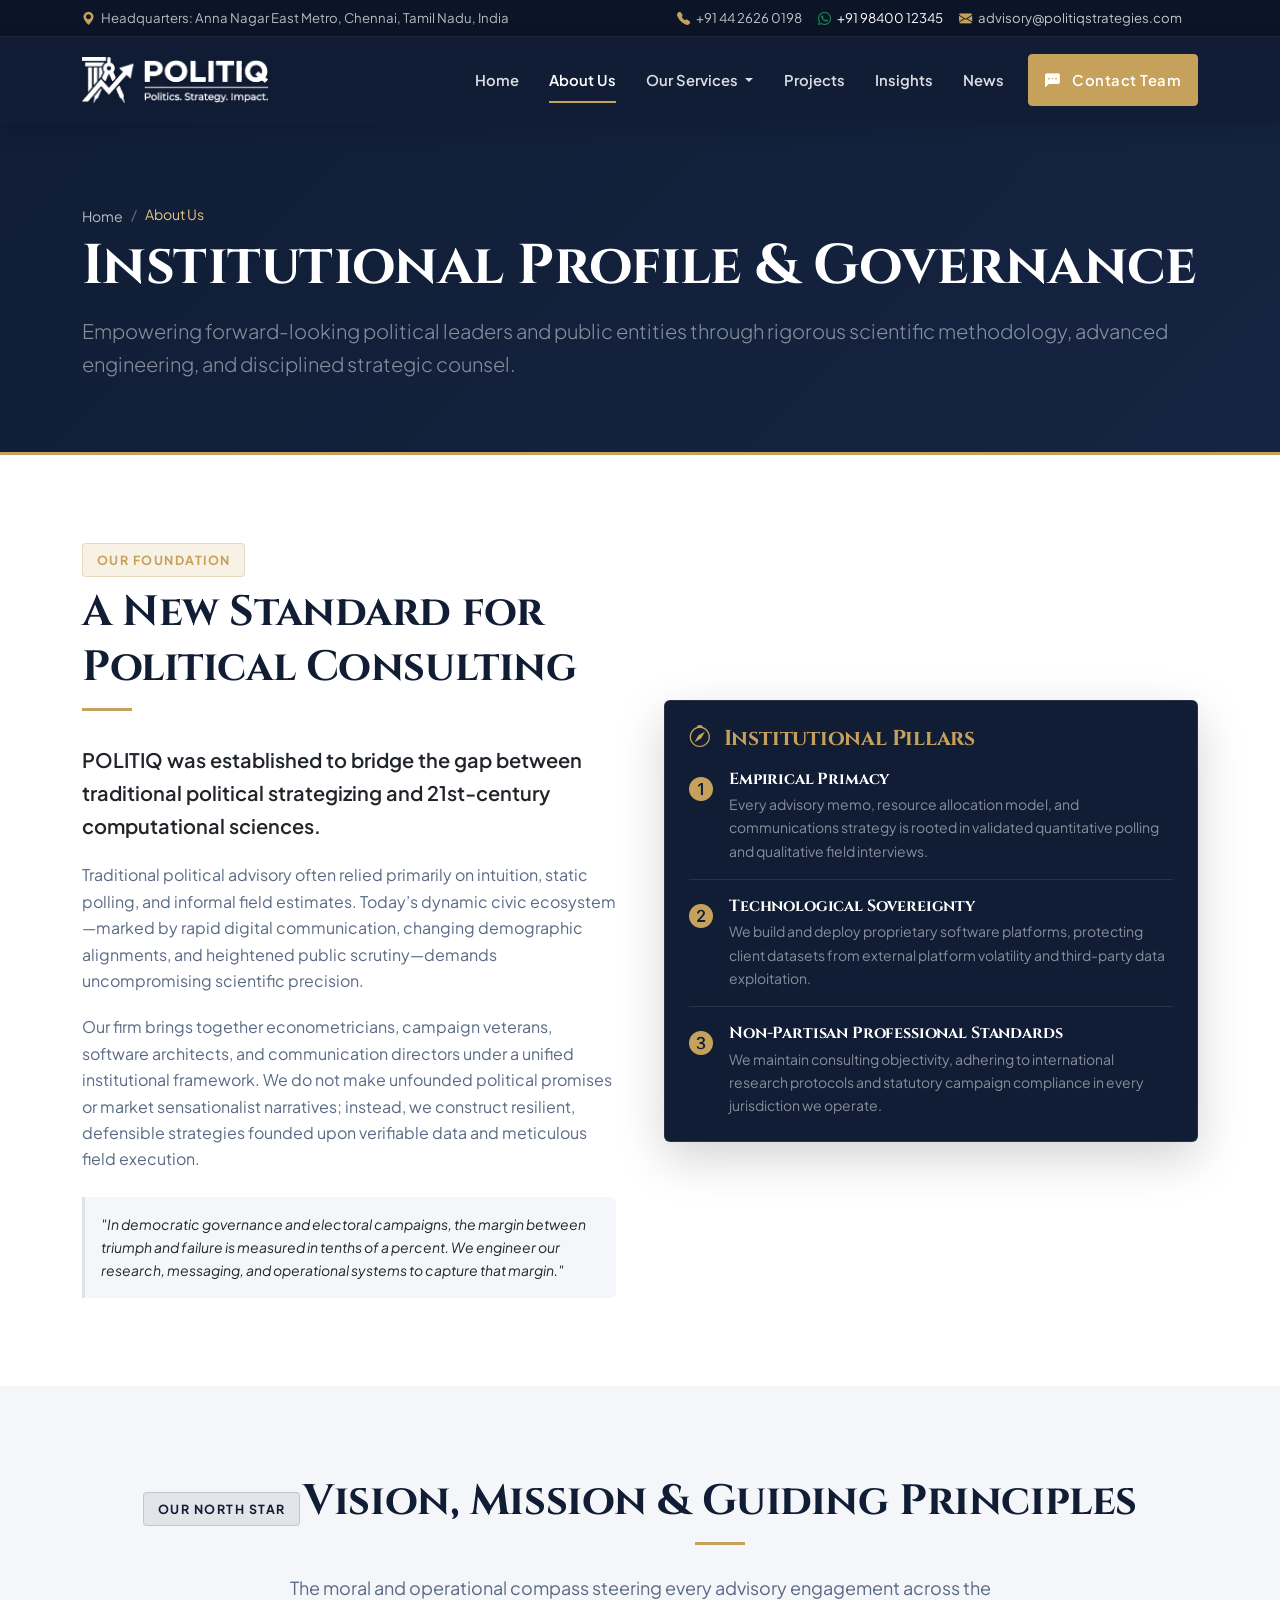
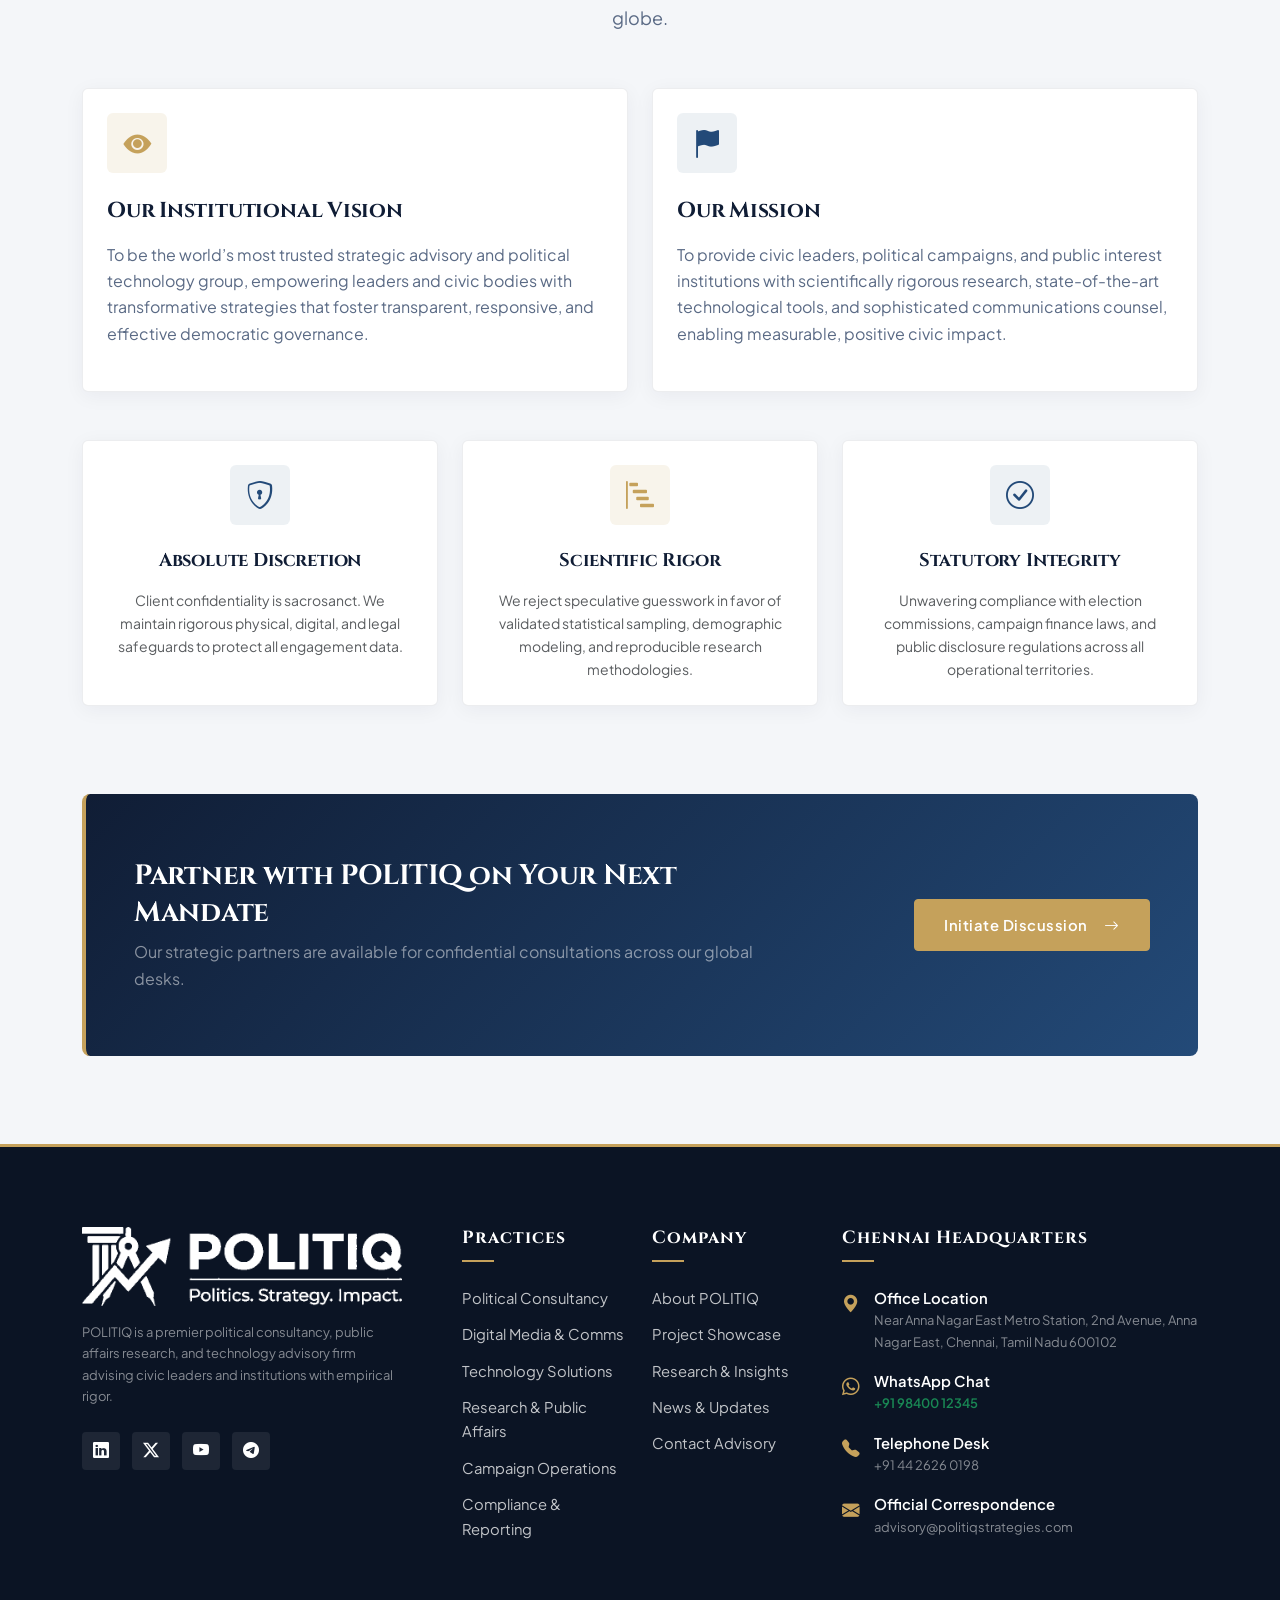
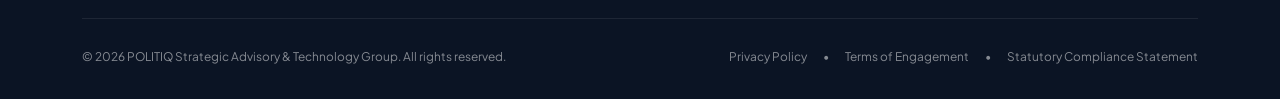
<file: about.html>
﻿<!DOCTYPE html>
<html lang="en">
<head>
  <meta charset="UTF-8">
  <meta name="viewport" content="width=device-width, initial-scale=1.0">
  <title>About Us | POLITIQ - Politics. Strategy. Impact.</title>
  <meta name="description" content="Discover POLITIQ: our institutional mission, core values, research philosophy, and executive leadership structure.">
  <meta property="og:title" content="About Us | POLITIQ Strategic Advisory">
  <meta property="og:description" content="Institutional vision, mission, and methodology of POLITIQ advisory.">
  <link rel="icon" type="image/png" href="assets/images/favicon-badge.png">
  <link rel="apple-touch-icon" href="apple-touch-icon.png">
  <link rel="shortcut icon" href="favicon.ico">

  <!-- Google Fonts -->
  <link rel="preconnect" href="https://fonts.googleapis.com">
  <link rel="preconnect" href="https://fonts.gstatic.com" crossorigin>
  <link href="https://fonts.googleapis.com/css2?family=Cinzel:wght@500;600;700;800&family=Plus+Jakarta+Sans:wght@300;400;500;600;700;800&display=swap" rel="stylesheet">

  <!-- Bootstrap 5 CSS -->
  <link href="https://cdn.jsdelivr.net/npm/bootstrap@5.3.2/dist/css/bootstrap.min.css" rel="stylesheet">
  <!-- Bootstrap Icons -->
  <link rel="stylesheet" href="https://cdn.jsdelivr.net/npm/bootstrap-icons@1.11.2/font/bootstrap-icons.min.css">
  <!-- Custom CSS -->
  <link rel="stylesheet" href="assets/css/style.css">
</head>
<body>

  <!-- Topbar -->
  <header class="header-topbar d-none d-lg-block">
    <div class="container">
      <div class="d-flex justify-content-between align-items-center">
        <div class="topbar-left">
          <span><i class="bi bi-geo-alt-fill text-gold me-1"></i> Headquarters: Anna Nagar East Metro, Chennai, Tamil Nadu, India</span>
        </div>
        <div class="topbar-right d-flex align-items-center">
          <a href="tel:+914426260198" class="me-3"><i class="bi bi-telephone-fill text-gold me-1"></i> +91 44 2626 0198</a>
          <a href="https://wa.me/919840012345?text=Hello%20POLITIQ%20Advisory" target="_blank" rel="noopener" class="me-3 text-white"><i class="bi bi-whatsapp text-success me-1"></i> +91 98400 12345</a>
          <a href="mailto:advisory@politiqstrategies.com" class="me-3"><i class="bi bi-envelope-fill text-gold me-1"></i> advisory@politiqstrategies.com</a>
        </div>
      </div>
    </div>
  </header>

  <!-- Main Navigation -->
  <nav class="navbar navbar-expand-xl main-navbar" aria-label="Main Navigation">
    <div class="container">
      <a class="navbar-brand py-1" href="index.html">
        <img src="assets/images/logo-nav-white.png" alt="POLITIQ - Politics. Strategy. Impact.">
      </a>
      <button class="navbar-toggler" type="button" data-bs-toggle="collapse" data-bs-target="#politiqNav" aria-controls="politiqNav" aria-expanded="false" aria-label="Toggle navigation">
        <span class="navbar-toggler-icon"></span>
      </button>

      <div class="collapse navbar-collapse" id="politiqNav">
        <ul class="navbar-nav ms-auto mb-2 mb-xl-0 align-items-xl-center">
          <li class="nav-item"><a class="nav-link" href="index.html">Home</a></li>
          <li class="nav-item"><a class="nav-link active" href="about.html">About Us</a></li>
          <li class="nav-item dropdown">
            <a class="nav-link dropdown-toggle" href="services.html" id="servicesDropdown" role="button" data-bs-toggle="dropdown" aria-expanded="false">
              Our Services
            </a>
            <ul class="dropdown-menu" aria-labelledby="servicesDropdown">
              <li><a class="dropdown-item" href="services.html"><i class="bi bi-grid-fill"></i> All Practice Areas</a></li>
              <li><hr class="dropdown-divider border-secondary opacity-25"></li>
              <li><a class="dropdown-item" href="political-consultancy.html"><i class="bi bi-bank2"></i> Political Consultancy</a></li>
              <li><a class="dropdown-item" href="digital-media.html"><i class="bi bi-megaphone-fill"></i> Digital Media & Comms</a></li>
              <li><a class="dropdown-item" href="technology.html"><i class="bi bi-cpu-fill"></i> Technology & Software</a></li>
              <li><a class="dropdown-item" href="research.html"><i class="bi bi-graph-up-arrow"></i> Research & Public Affairs</a></li>
              <li><a class="dropdown-item" href="campaign-operations.html"><i class="bi bi-diagram-3-fill"></i> Campaign & Field Operations</a></li>
            </ul>
          </li>
          <li class="nav-item"><a class="nav-link" href="projects.html">Projects</a></li>
          <li class="nav-item"><a class="nav-link" href="insights.html">Insights</a></li>
          <li class="nav-item"><a class="nav-link" href="news.html">News</a></li>
          <li class="nav-item ms-xl-2">
            <a class="btn btn-gold btn-sm px-3" href="contact.html">
              <i class="bi bi-chat-left-dots-fill me-1"></i> Contact Team
            </a>
          </li>
        </ul>
      </div>
    </div>
  </nav>

  <!-- Page Header -->
  <section class="page-header">
    <div class="container">
      <nav aria-label="breadcrumb">
        <ol class="breadcrumb">
          <li class="breadcrumb-item"><a href="index.html">Home</a></li>
          <li class="breadcrumb-item active" aria-current="page">About Us</li>
        </ol>
      </nav>
      <h1 class="font-heading">Institutional Profile & Governance</h1>
      <p class="lead text-white-50 max-w-700 mb-0">
        Empowering forward-looking political leaders and public entities through rigorous scientific methodology, advanced engineering, and disciplined strategic counsel.
      </p>
    </div>
  </section>

  <!-- Company Overview & Institutional Positioning -->
  <section class="section-padding bg-white">
    <div class="container">
      <div class="row align-items-center g-5">
        <div class="col-lg-6">
          <span class="badge-gold mb-2">Our Foundation</span>
          <h2 class="section-title">A New Standard for Political Consulting</h2>
          <p class="lead text-dark fw-semibold mt-3">
            POLITIQ was established to bridge the gap between traditional political strategizing and 21st-century computational sciences.
          </p>
          <p class="text-muted-custom">
            Traditional political advisory often relied primarily on intuition, static polling, and informal field estimates. Today’s dynamic civic ecosystem—marked by rapid digital communication, changing demographic alignments, and heightened public scrutiny—demands uncompromising scientific precision.
          </p>
          <p class="text-muted-custom">
            Our firm brings together econometricians, campaign veterans, software architects, and communication directors under a unified institutional framework. We do not make unfounded political promises or market sensationalist narratives; instead, we construct resilient, defensible strategies founded upon verifiable data and meticulous field execution.
          </p>
          <div class="p-3 bg-surface border-start border-3 border-gold rounded-end mt-4">
            <p class="fst-italic text-dark mb-0 small">
              "In democratic governance and electoral campaigns, the margin between triumph and failure is measured in tenths of a percent. We engineer our research, messaging, and operational systems to capture that margin."
            </p>
          </div>
        </div>
        <div class="col-lg-6">
          <div class="p-4 bg-navy text-white rounded shadow-lg border border-secondary border-opacity-25">
            <h4 class="text-gold font-heading mb-3"><i class="bi bi-compass me-2"></i> Institutional Pillars</h4>
            <ul class="list-unstyled mb-0">
              <li class="d-flex gap-3 mb-3 pb-3 border-bottom border-secondary border-opacity-25">
                <i class="bi bi-1-circle-fill text-gold fs-4"></i>
                <div>
                  <h6 class="text-white mb-1">Empirical Primacy</h6>
                  <p class="small text-white-50 mb-0">Every advisory memo, resource allocation model, and communications strategy is rooted in validated quantitative polling and qualitative field interviews.</p>
                </div>
              </li>
              <li class="d-flex gap-3 mb-3 pb-3 border-bottom border-secondary border-opacity-25">
                <i class="bi bi-2-circle-fill text-gold fs-4"></i>
                <div>
                  <h6 class="text-white mb-1">Technological Sovereignty</h6>
                  <p class="small text-white-50 mb-0">We build and deploy proprietary software platforms, protecting client datasets from external platform volatility and third-party data exploitation.</p>
                </div>
              </li>
              <li class="d-flex gap-3">
                <i class="bi bi-3-circle-fill text-gold fs-4"></i>
                <div>
                  <h6 class="text-white mb-1">Non-Partisan Professional Standards</h6>
                  <p class="small text-white-50 mb-0">We maintain consulting objectivity, adhering to international research protocols and statutory campaign compliance in every jurisdiction we operate.</p>
                </div>
              </li>
            </ul>
          </div>
        </div>
      </div>
    </div>
  </section>

  <!-- Vision, Mission & Values -->
  <section class="section-padding bg-surface">
    <div class="container">
      <div class="section-header text-center">
        <span class="badge-navy mb-2">Our North Star</span>
        <h2 class="section-title">Vision, Mission & Guiding Principles</h2>
        <p class="section-desc">The moral and operational compass steering every advisory engagement across the globe.</p>
      </div>

      <div class="row g-4 mb-5">
        <div class="col-md-6">
          <div class="custom-card p-4">
            <div class="card-icon-box gold">
              <i class="bi bi-eye-fill"></i>
            </div>
            <h4>Our Institutional Vision</h4>
            <p class="text-muted-custom">
              To be the world’s most trusted strategic advisory and political technology group, empowering leaders and civic bodies with transformative strategies that foster transparent, responsive, and effective democratic governance.
            </p>
          </div>
        </div>
        <div class="col-md-6">
          <div class="custom-card p-4">
            <div class="card-icon-box">
              <i class="bi bi-flag-fill"></i>
            </div>
            <h4>Our Mission</h4>
            <p class="text-muted-custom">
              To provide civic leaders, political campaigns, and public interest institutions with scientifically rigorous research, state-of-the-art technological tools, and sophisticated communications counsel, enabling measurable, positive civic impact.
            </p>
          </div>
        </div>
      </div>

      <!-- Core Values -->
      <div class="row g-4">
        <div class="col-md-4">
          <div class="custom-card p-4 text-center">
            <div class="card-icon-box mx-auto">
              <i class="bi bi-shield-lock"></i>
            </div>
            <h5>Absolute Discretion</h5>
            <p class="small text-muted mb-0">Client confidentiality is sacrosanct. We maintain rigorous physical, digital, and legal safeguards to protect all engagement data.</p>
          </div>
        </div>
        <div class="col-md-4">
          <div class="custom-card p-4 text-center">
            <div class="card-icon-box gold mx-auto">
              <i class="bi bi-bar-chart-steps"></i>
            </div>
            <h5>Scientific Rigor</h5>
            <p class="small text-muted mb-0">We reject speculative guesswork in favor of validated statistical sampling, demographic modeling, and reproducible research methodologies.</p>
          </div>
        </div>
        <div class="col-md-4">
          <div class="custom-card p-4 text-center">
            <div class="card-icon-box mx-auto">
              <i class="bi bi-check-circle"></i>
            </div>
            <h5>Statutory Integrity</h5>
            <p class="small text-muted mb-0">Unwavering compliance with election commissions, campaign finance laws, and public disclosure regulations across all operational territories.</p>
          </div>
        </div>
      </div>
    </div>
  </section>

  <!-- CTA Banner -->
  <section class="section-padding bg-surface pt-0">
    <div class="container">
      <div class="cta-banner">
        <div class="row align-items-center position-relative z-1">
          <div class="col-lg-8">
            <h3 class="text-white mb-2">Partner with POLITIQ on Your Next Mandate</h3>
            <p class="text-white-50 mb-0">Our strategic partners are available for confidential consultations across our global desks.</p>
          </div>
          <div class="col-lg-4 text-lg-end mt-3 mt-lg-0">
            <a href="contact.html" class="btn btn-gold">Initiate Discussion <i class="bi bi-arrow-right ms-2"></i></a>
          </div>
        </div>
      </div>
    </div>
  </section>

  <!-- Site Footer -->
  <footer class="site-footer">
    <div class="container">
      <div class="row g-4">
        <div class="col-lg-4 pe-lg-5">
          <div class="mb-3">
            <img src="assets/images/logo-nav-white.png" alt="POLITIQ Logo" height="42">
          </div>
          <p class="small text-white-50 mb-4">
            POLITIQ is a premier political consultancy, public affairs research, and technology advisory firm advising civic leaders and institutions with empirical rigor.
          </p>
          <div class="social-links-group">
            <a href="https://linkedin.com" target="_blank" rel="noopener" class="social-icon-btn" aria-label="LinkedIn"><i class="bi bi-linkedin"></i></a>
            <a href="https://twitter.com" target="_blank" rel="noopener" class="social-icon-btn" aria-label="Twitter"><i class="bi bi-twitter-x"></i></a>
            <a href="https://youtube.com" target="_blank" rel="noopener" class="social-icon-btn" aria-label="YouTube"><i class="bi bi-youtube"></i></a>
            <a href="https://telegram.org" target="_blank" rel="noopener" class="social-icon-btn" aria-label="Telegram"><i class="bi bi-telegram"></i></a>
          </div>
        </div>

        <div class="col-sm-6 col-lg-2">
          <h5>Practices</h5>
          <ul class="footer-links">
            <li><a href="political-consultancy.html">Political Consultancy</a></li>
            <li><a href="digital-media.html">Digital Media & Comms</a></li>
            <li><a href="technology.html">Technology Solutions</a></li>
            <li><a href="research.html">Research & Public Affairs</a></li>
            <li><a href="campaign-operations.html">Campaign Operations</a></li>
            <li><a href="services.html">Compliance & Reporting</a></li>
          </ul>
        </div>

        <div class="col-sm-6 col-lg-2">
          <h5>Company</h5>
          <ul class="footer-links">
            <li><a href="about.html">About POLITIQ</a></li>
            <li><a href="projects.html">Project Showcase</a></li>
            <li><a href="insights.html">Research & Insights</a></li>
            <li><a href="news.html">News & Updates</a></li>
            <li><a href="contact.html">Contact Advisory</a></li>
          </ul>
        </div>

        <div class="col-lg-4">
          <h5>Chennai Headquarters</h5>
          <div class="footer-contact-item">
            <i class="bi bi-geo-alt-fill"></i>
            <div>
              <div class="fw-semibold text-white">Office Location</div>
              <div class="text-white-50 small">Near Anna Nagar East Metro Station, 2nd Avenue, Anna Nagar East, Chennai, Tamil Nadu 600102</div>
            </div>
          </div>
          <div class="footer-contact-item">
            <i class="bi bi-whatsapp"></i>
            <div>
              <div class="fw-semibold text-white">WhatsApp Chat</div>
              <div class="text-white-50 small"><a href="https://wa.me/919840012345" class="text-success fw-semibold">+91 98400 12345</a></div>
            </div>
          </div>
          <div class="footer-contact-item">
            <i class="bi bi-telephone-fill"></i>
            <div>
              <div class="fw-semibold text-white">Telephone Desk</div>
              <div class="text-white-50 small">+91 44 2626 0198</div>
            </div>
          </div>
          <div class="footer-contact-item">
            <i class="bi bi-envelope-fill"></i>
            <div>
              <div class="fw-semibold text-white">Official Correspondence</div>
              <div class="text-white-50 small">advisory@politiqstrategies.com</div>
            </div>
          </div>
        </div>
      </div>
<div class="footer-bottom d-flex flex-column flex-md-row justify-content-between align-items-center gap-3">
        <p class="mb-0 text-white-50 small">
          &copy; 2026 POLITIQ Strategic Advisory & Technology Group. All rights reserved.
        </p>
        <div class="d-flex gap-3 small">
          <a href="privacy-policy.html" class="text-white-50">Privacy Policy</a>
          <span class="text-white-50">&bull;</span>
          <a href="privacy-policy.html#terms" class="text-white-50">Terms of Engagement</a>
          <span class="text-white-50">&bull;</span>
          <a href="privacy-policy.html#compliance" class="text-white-50">Statutory Compliance Statement</a>
        </div>
      </div>
    </div>
  </footer>

  <!-- Back to Top Button -->
  <button id="backToTopBtn" class="back-to-top" aria-label="Back to Top">
    <i class="bi bi-arrow-up"></i>
  </button>

  <!-- Bootstrap 5 Bundle JS -->
  <script src="https://cdn.jsdelivr.net/npm/bootstrap@5.3.2/dist/js/bootstrap.bundle.min.js"></script>
  <!-- Custom JS -->
  <script src="assets/js/script.js"></script>
</body>
</html>
</file>
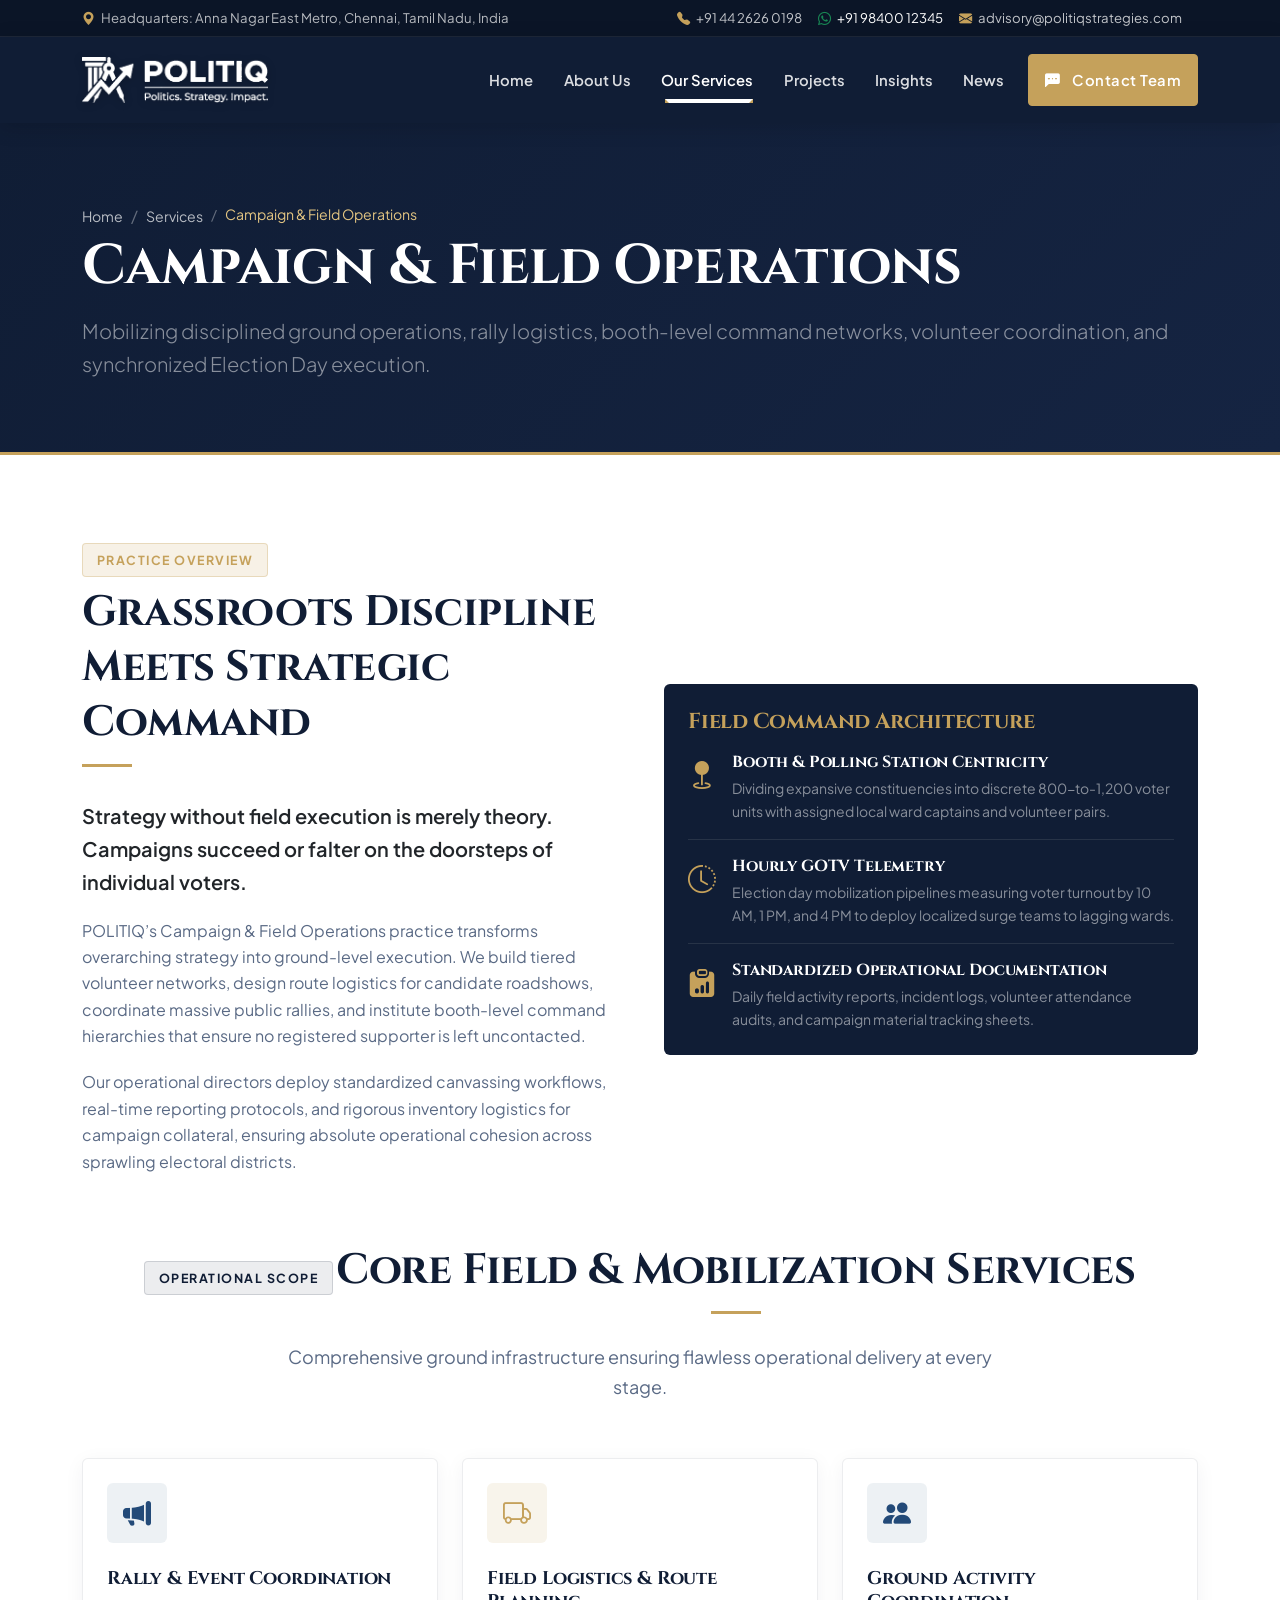
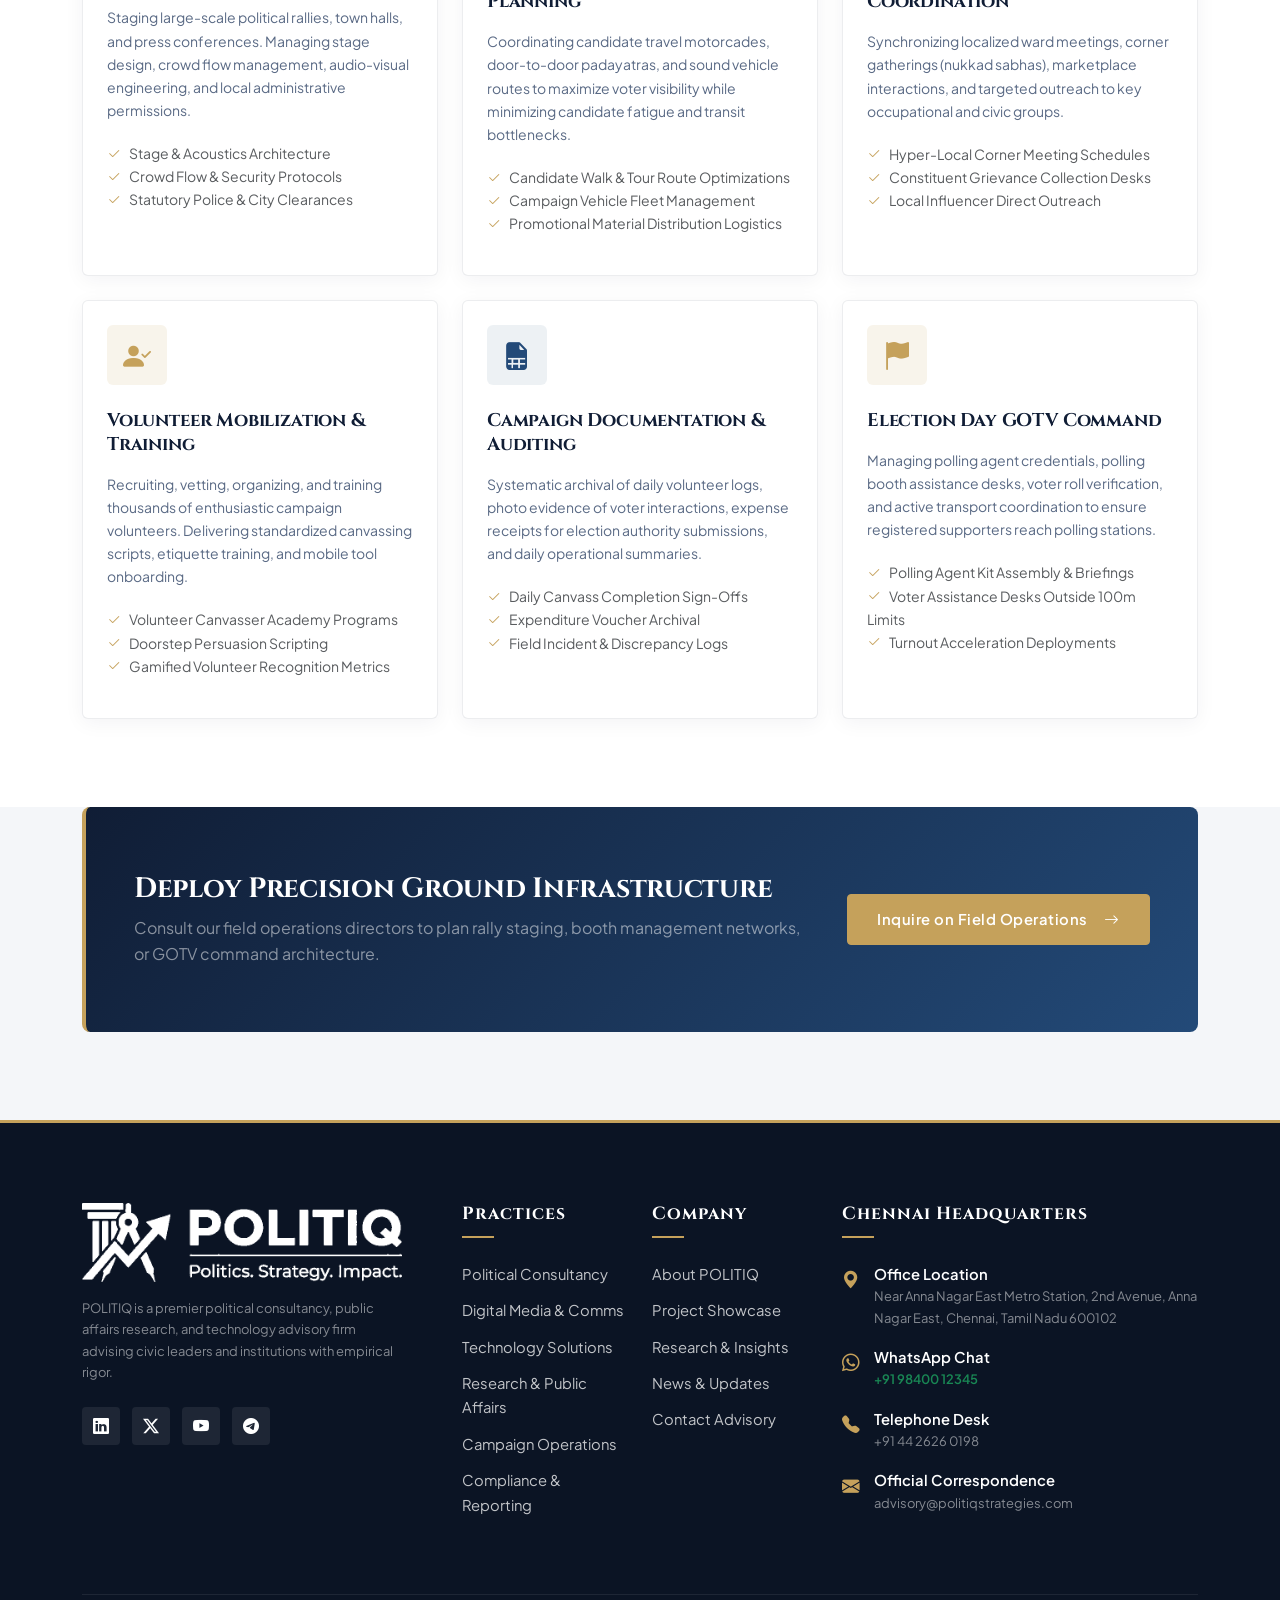
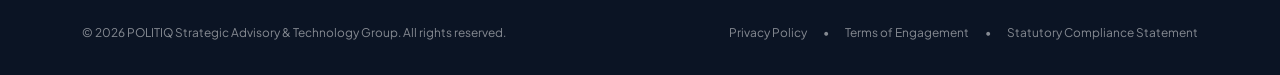
<file: campaign-operations.html>
﻿<!DOCTYPE html>
<html lang="en">
<head>
  <meta charset="UTF-8">
  <meta name="viewport" content="width=device-width, initial-scale=1.0">
  <title>Campaign & Field Operations | POLITIQ - Politics. Strategy. Impact.</title>
  <meta name="description" content="Grassroots mobilization, field logistics, event staging, volunteer management, booth command, and GOTV deployment from POLITIQ.">
  <link rel="icon" type="image/png" href="assets/images/favicon-badge.png">
  <link rel="apple-touch-icon" href="apple-touch-icon.png">
  <link rel="shortcut icon" href="favicon.ico">

  <!-- Google Fonts -->
  <link rel="preconnect" href="https://fonts.googleapis.com">
  <link rel="preconnect" href="https://fonts.gstatic.com" crossorigin>
  <link href="https://fonts.googleapis.com/css2?family=Cinzel:wght@500;600;700;800&family=Plus+Jakarta+Sans:wght@300;400;500;600;700;800&display=swap" rel="stylesheet">

  <!-- Bootstrap 5 CSS -->
  <link href="https://cdn.jsdelivr.net/npm/bootstrap@5.3.2/dist/css/bootstrap.min.css" rel="stylesheet">
  <!-- Bootstrap Icons -->
  <link rel="stylesheet" href="https://cdn.jsdelivr.net/npm/bootstrap-icons@1.11.2/font/bootstrap-icons.min.css">
  <!-- Custom CSS -->
  <link rel="stylesheet" href="assets/css/style.css">
</head>
<body>

  <!-- Topbar -->
  <header class="header-topbar d-none d-lg-block">
    <div class="container">
      <div class="d-flex justify-content-between align-items-center">
        <div class="topbar-left">
          <span><i class="bi bi-geo-alt-fill text-gold me-1"></i> Headquarters: Anna Nagar East Metro, Chennai, Tamil Nadu, India</span>
        </div>
        <div class="topbar-right d-flex align-items-center">
          <a href="tel:+914426260198" class="me-3"><i class="bi bi-telephone-fill text-gold me-1"></i> +91 44 2626 0198</a>
          <a href="https://wa.me/919840012345?text=Hello%20POLITIQ%20Advisory" target="_blank" rel="noopener" class="me-3 text-white"><i class="bi bi-whatsapp text-success me-1"></i> +91 98400 12345</a>
          <a href="mailto:advisory@politiqstrategies.com" class="me-3"><i class="bi bi-envelope-fill text-gold me-1"></i> advisory@politiqstrategies.com</a>
        </div>
      </div>
    </div>
  </header>

  <!-- Main Navigation -->
  <nav class="navbar navbar-expand-xl main-navbar" aria-label="Main Navigation">
    <div class="container">
      <a class="navbar-brand py-1" href="index.html">
        <img src="assets/images/logo-nav-white.png" alt="POLITIQ - Politics. Strategy. Impact.">
      </a>
      <button class="navbar-toggler" type="button" data-bs-toggle="collapse" data-bs-target="#politiqNav" aria-controls="politiqNav" aria-expanded="false" aria-label="Toggle navigation">
        <span class="navbar-toggler-icon"></span>
      </button>

      <div class="collapse navbar-collapse" id="politiqNav">
        <ul class="navbar-nav ms-auto mb-2 mb-xl-0 align-items-xl-center">
          <li class="nav-item"><a class="nav-link" href="index.html">Home</a></li>
          <li class="nav-item"><a class="nav-link" href="about.html">About Us</a></li>
          <li class="nav-item dropdown">
            <a class="nav-link dropdown-toggle active" href="services.html" id="servicesDropdown" role="button" data-bs-toggle="dropdown" aria-expanded="false">
              Our Services
            </a>
            <ul class="dropdown-menu" aria-labelledby="servicesDropdown">
              <li><a class="dropdown-item" href="services.html"><i class="bi bi-grid-fill"></i> All Practice Areas</a></li>
              <li><hr class="dropdown-divider border-secondary opacity-25"></li>
              <li><a class="dropdown-item" href="political-consultancy.html"><i class="bi bi-bank2"></i> Political Consultancy</a></li>
              <li><a class="dropdown-item" href="digital-media.html"><i class="bi bi-megaphone-fill"></i> Digital Media & Comms</a></li>
              <li><a class="dropdown-item" href="technology.html"><i class="bi bi-cpu-fill"></i> Technology & Software</a></li>
              <li><a class="dropdown-item" href="research.html"><i class="bi bi-graph-up-arrow"></i> Research & Public Affairs</a></li>
              <li><a class="dropdown-item active" href="campaign-operations.html"><i class="bi bi-diagram-3-fill"></i> Campaign & Field Operations</a></li>
            </ul>
          </li>
          <li class="nav-item"><a class="nav-link" href="projects.html">Projects</a></li>
          <li class="nav-item"><a class="nav-link" href="insights.html">Insights</a></li>
          <li class="nav-item"><a class="nav-link" href="news.html">News</a></li>
          <li class="nav-item ms-xl-2">
            <a class="btn btn-gold btn-sm px-3" href="contact.html">
              <i class="bi bi-chat-left-dots-fill me-1"></i> Contact Team
            </a>
          </li>
        </ul>
      </div>
    </div>
  </nav>

  <!-- Page Header -->
  <section class="page-header">
    <div class="container">
      <nav aria-label="breadcrumb">
        <ol class="breadcrumb">
          <li class="breadcrumb-item"><a href="index.html">Home</a></li>
          <li class="breadcrumb-item"><a href="services.html">Services</a></li>
          <li class="breadcrumb-item active" aria-current="page">Campaign & Field Operations</li>
        </ol>
      </nav>
      <h1 class="font-heading">Campaign & Field Operations</h1>
      <p class="lead text-white-50 max-w-700 mb-0">
        Mobilizing disciplined ground operations, rally logistics, booth-level command networks, volunteer coordination, and synchronized Election Day execution.
      </p>
    </div>
  </section>

  <!-- Practice Overview -->
  <section class="section-padding bg-white">
    <div class="container">
      <div class="row g-5 align-items-center mb-5">
        <div class="col-lg-6">
          <span class="badge-gold mb-2">Practice Overview</span>
          <h2 class="section-title">Grassroots Discipline Meets Strategic Command</h2>
          <p class="lead text-dark fw-semibold mt-3">
            Strategy without field execution is merely theory. Campaigns succeed or falter on the doorsteps of individual voters.
          </p>
          <p class="text-muted-custom">
            POLITIQ’s Campaign & Field Operations practice transforms overarching strategy into ground-level execution. We build tiered volunteer networks, design route logistics for candidate roadshows, coordinate massive public rallies, and institute booth-level command hierarchies that ensure no registered supporter is left uncontacted.
          </p>
          <p class="text-muted-custom">
            Our operational directors deploy standardized canvassing workflows, real-time reporting protocols, and rigorous inventory logistics for campaign collateral, ensuring absolute operational cohesion across sprawling electoral districts.
          </p>
        </div>
        <div class="col-lg-6">
          <div class="p-4 bg-navy text-white rounded">
            <h4 class="text-gold font-heading mb-3">Field Command Architecture</h4>
            <div class="d-flex gap-3 mb-3 pb-3 border-bottom border-secondary border-opacity-25">
              <i class="bi bi-geo-fill text-gold fs-3"></i>
              <div>
                <h6 class="text-white mb-1">Booth & Polling Station Centricity</h6>
                <p class="small text-white-50 mb-0">Dividing expansive constituencies into discrete 800-to-1,200 voter units with assigned local ward captains and volunteer pairs.</p>
              </div>
            </div>
            <div class="d-flex gap-3 mb-3 pb-3 border-bottom border-secondary border-opacity-25">
              <i class="bi bi-clock-history text-gold fs-3"></i>
              <div>
                <h6 class="text-white mb-1">Hourly GOTV Telemetry</h6>
                <p class="small text-white-50 mb-0">Election day mobilization pipelines measuring voter turnout by 10 AM, 1 PM, and 4 PM to deploy localized surge teams to lagging wards.</p>
              </div>
            </div>
            <div class="d-flex gap-3">
              <i class="bi bi-clipboard-data-fill text-gold fs-3"></i>
              <div>
                <h6 class="text-white mb-1">Standardized Operational Documentation</h6>
                <p class="small text-white-50 mb-0">Daily field activity reports, incident logs, volunteer attendance audits, and campaign material tracking sheets.</p>
              </div>
            </div>
          </div>
        </div>
      </div>

      <!-- Core Capabilities Grid -->
      <div class="section-header text-center">
        <span class="badge-navy mb-2">Operational Scope</span>
        <h2 class="section-title">Core Field & Mobilization Services</h2>
        <p class="section-desc">Comprehensive ground infrastructure ensuring flawless operational delivery at every stage.</p>
      </div>

      <div class="row g-4">
        <!-- 1. Event Coordination -->
        <div class="col-md-6 col-lg-4">
          <div class="custom-card p-4">
            <div class="card-icon-box">
              <i class="bi bi-megaphone-fill"></i>
            </div>
            <h5>Rally & Event Coordination</h5>
            <p class="text-muted-custom small">
              Staging large-scale political rallies, town halls, and press conferences. Managing stage design, crowd flow management, audio-visual engineering, and local administrative permissions.
            </p>
            <ul class="list-unstyled small text-muted">
              <li><i class="bi bi-check2 text-gold me-2"></i>Stage & Acoustics Architecture</li>
              <li><i class="bi bi-check2 text-gold me-2"></i>Crowd Flow & Security Protocols</li>
              <li><i class="bi bi-check2 text-gold me-2"></i>Statutory Police & City Clearances</li>
            </ul>
          </div>
        </div>

        <!-- 2. Field Logistics -->
        <div class="col-md-6 col-lg-4">
          <div class="custom-card p-4">
            <div class="card-icon-box gold">
              <i class="bi bi-truck"></i>
            </div>
            <h5>Field Logistics & Route Planning</h5>
            <p class="text-muted-custom small">
              Coordinating candidate travel motorcades, door-to-door padayatras, and sound vehicle routes to maximize voter visibility while minimizing candidate fatigue and transit bottlenecks.
            </p>
            <ul class="list-unstyled small text-muted">
              <li><i class="bi bi-check2 text-gold me-2"></i>Candidate Walk & Tour Route Optimizations</li>
              <li><i class="bi bi-check2 text-gold me-2"></i>Campaign Vehicle Fleet Management</li>
              <li><i class="bi bi-check2 text-gold me-2"></i>Promotional Material Distribution Logistics</li>
            </ul>
          </div>
        </div>

        <!-- 3. Ground-Level Activity Coordination -->
        <div class="col-md-6 col-lg-4">
          <div class="custom-card p-4">
            <div class="card-icon-box">
              <i class="bi bi-people-fill"></i>
            </div>
            <h5>Ground Activity Coordination</h5>
            <p class="text-muted-custom small">
              Synchronizing localized ward meetings, corner gatherings (nukkad sabhas), marketplace interactions, and targeted outreach to key occupational and civic groups.
            </p>
            <ul class="list-unstyled small text-muted">
              <li><i class="bi bi-check2 text-gold me-2"></i>Hyper-Local Corner Meeting Schedules</li>
              <li><i class="bi bi-check2 text-gold me-2"></i>Constituent Grievance Collection Desks</li>
              <li><i class="bi bi-check2 text-gold me-2"></i>Local Influencer Direct Outreach</li>
            </ul>
          </div>
        </div>

        <!-- 4. Volunteer Management -->
        <div class="col-md-6 col-lg-4">
          <div class="custom-card p-4">
            <div class="card-icon-box gold">
              <i class="bi bi-person-check-fill"></i>
            </div>
            <h5>Volunteer Mobilization & Training</h5>
            <p class="text-muted-custom small">
              Recruiting, vetting, organizing, and training thousands of enthusiastic campaign volunteers. Delivering standardized canvassing scripts, etiquette training, and mobile tool onboarding.
            </p>
            <ul class="list-unstyled small text-muted">
              <li><i class="bi bi-check2 text-gold me-2"></i>Volunteer Canvasser Academy Programs</li>
              <li><i class="bi bi-check2 text-gold me-2"></i>Doorstep Persuasion Scripting</li>
              <li><i class="bi bi-check2 text-gold me-2"></i>Gamified Volunteer Recognition Metrics</li>
            </ul>
          </div>
        </div>

        <!-- 5. Campaign Documentation -->
        <div class="col-md-6 col-lg-4">
          <div class="custom-card p-4">
            <div class="card-icon-box">
              <i class="bi bi-file-earmark-spreadsheet-fill"></i>
            </div>
            <h5>Campaign Documentation & Auditing</h5>
            <p class="text-muted-custom small">
              Systematic archival of daily volunteer logs, photo evidence of voter interactions, expense receipts for election authority submissions, and daily operational summaries.
            </p>
            <ul class="list-unstyled small text-muted">
              <li><i class="bi bi-check2 text-gold me-2"></i>Daily Canvass Completion Sign-Offs</li>
              <li><i class="bi bi-check2 text-gold me-2"></i>Expenditure Voucher Archival</li>
              <li><i class="bi bi-check2 text-gold me-2"></i>Field Incident & Discrepancy Logs</li>
            </ul>
          </div>
        </div>

        <!-- 6. Election Day GOTV Command -->
        <div class="col-md-6 col-lg-4">
          <div class="custom-card p-4">
            <div class="card-icon-box gold">
              <i class="bi bi-flag-fill"></i>
            </div>
            <h5>Election Day GOTV Command</h5>
            <p class="text-muted-custom small">
              Managing polling agent credentials, polling booth assistance desks, voter roll verification, and active transport coordination to ensure registered supporters reach polling stations.
            </p>
            <ul class="list-unstyled small text-muted">
              <li><i class="bi bi-check2 text-gold me-2"></i>Polling Agent Kit Assembly & Briefings</li>
              <li><i class="bi bi-check2 text-gold me-2"></i>Voter Assistance Desks Outside 100m Limits</li>
              <li><i class="bi bi-check2 text-gold me-2"></i>Turnout Acceleration Deployments</li>
            </ul>
          </div>
        </div>
      </div>

    </div>
  </section>

  <!-- CTA Banner -->
  <section class="section-padding bg-surface pt-0">
    <div class="container">
      <div class="cta-banner">
        <div class="row align-items-center position-relative z-1">
          <div class="col-lg-8">
            <h3 class="text-white mb-2">Deploy Precision Ground Infrastructure</h3>
            <p class="text-white-50 mb-0">Consult our field operations directors to plan rally staging, booth management networks, or GOTV command architecture.</p>
          </div>
          <div class="col-lg-4 text-lg-end mt-3 mt-lg-0">
            <a href="contact.html" class="btn btn-gold">Inquire on Field Operations <i class="bi bi-arrow-right ms-2"></i></a>
          </div>
        </div>
      </div>
    </div>
  </section>

  <!-- Site Footer -->
  <footer class="site-footer">
    <div class="container">
      <div class="row g-4">
        <div class="col-lg-4 pe-lg-5">
          <div class="mb-3">
            <img src="assets/images/logo-nav-white.png" alt="POLITIQ Logo" height="42">
          </div>
          <p class="small text-white-50 mb-4">
            POLITIQ is a premier political consultancy, public affairs research, and technology advisory firm advising civic leaders and institutions with empirical rigor.
          </p>
          <div class="social-links-group">
            <a href="https://linkedin.com" target="_blank" rel="noopener" class="social-icon-btn" aria-label="LinkedIn"><i class="bi bi-linkedin"></i></a>
            <a href="https://twitter.com" target="_blank" rel="noopener" class="social-icon-btn" aria-label="Twitter"><i class="bi bi-twitter-x"></i></a>
            <a href="https://youtube.com" target="_blank" rel="noopener" class="social-icon-btn" aria-label="YouTube"><i class="bi bi-youtube"></i></a>
            <a href="https://telegram.org" target="_blank" rel="noopener" class="social-icon-btn" aria-label="Telegram"><i class="bi bi-telegram"></i></a>
          </div>
        </div>

        <div class="col-sm-6 col-lg-2">
          <h5>Practices</h5>
          <ul class="footer-links">
            <li><a href="political-consultancy.html">Political Consultancy</a></li>
            <li><a href="digital-media.html">Digital Media & Comms</a></li>
            <li><a href="technology.html">Technology Solutions</a></li>
            <li><a href="research.html">Research & Public Affairs</a></li>
            <li><a href="campaign-operations.html">Campaign Operations</a></li>
            <li><a href="services.html">Compliance & Reporting</a></li>
          </ul>
        </div>

        <div class="col-sm-6 col-lg-2">
          <h5>Company</h5>
          <ul class="footer-links">
            <li><a href="about.html">About POLITIQ</a></li>
            <li><a href="projects.html">Project Showcase</a></li>
            <li><a href="insights.html">Research & Insights</a></li>
            <li><a href="news.html">News & Updates</a></li>
            <li><a href="contact.html">Contact Advisory</a></li>
          </ul>
        </div>

        <div class="col-lg-4">
          <h5>Chennai Headquarters</h5>
          <div class="footer-contact-item">
            <i class="bi bi-geo-alt-fill"></i>
            <div>
              <div class="fw-semibold text-white">Office Location</div>
              <div class="text-white-50 small">Near Anna Nagar East Metro Station, 2nd Avenue, Anna Nagar East, Chennai, Tamil Nadu 600102</div>
            </div>
          </div>
          <div class="footer-contact-item">
            <i class="bi bi-whatsapp"></i>
            <div>
              <div class="fw-semibold text-white">WhatsApp Chat</div>
              <div class="text-white-50 small"><a href="https://wa.me/919840012345" class="text-success fw-semibold">+91 98400 12345</a></div>
            </div>
          </div>
          <div class="footer-contact-item">
            <i class="bi bi-telephone-fill"></i>
            <div>
              <div class="fw-semibold text-white">Telephone Desk</div>
              <div class="text-white-50 small">+91 44 2626 0198</div>
            </div>
          </div>
          <div class="footer-contact-item">
            <i class="bi bi-envelope-fill"></i>
            <div>
              <div class="fw-semibold text-white">Official Correspondence</div>
              <div class="text-white-50 small">advisory@politiqstrategies.com</div>
            </div>
          </div>
        </div>
      </div>
<div class="footer-bottom d-flex flex-column flex-md-row justify-content-between align-items-center gap-3">
        <p class="mb-0 text-white-50 small">
          &copy; 2026 POLITIQ Strategic Advisory & Technology Group. All rights reserved.
        </p>
        <div class="d-flex gap-3 small">
          <a href="privacy-policy.html" class="text-white-50">Privacy Policy</a>
          <span class="text-white-50">&bull;</span>
          <a href="privacy-policy.html#terms" class="text-white-50">Terms of Engagement</a>
          <span class="text-white-50">&bull;</span>
          <a href="privacy-policy.html#compliance" class="text-white-50">Statutory Compliance Statement</a>
        </div>
      </div>
    </div>
  </footer>

  <!-- Back to Top Button -->
  <button id="backToTopBtn" class="back-to-top" aria-label="Back to Top">
    <i class="bi bi-arrow-up"></i>
  </button>

  <!-- Bootstrap 5 Bundle JS -->
  <script src="https://cdn.jsdelivr.net/npm/bootstrap@5.3.2/dist/js/bootstrap.bundle.min.js"></script>
  <!-- Custom JS -->
  <script src="assets/js/script.js"></script>
</body>
</html>
</file>
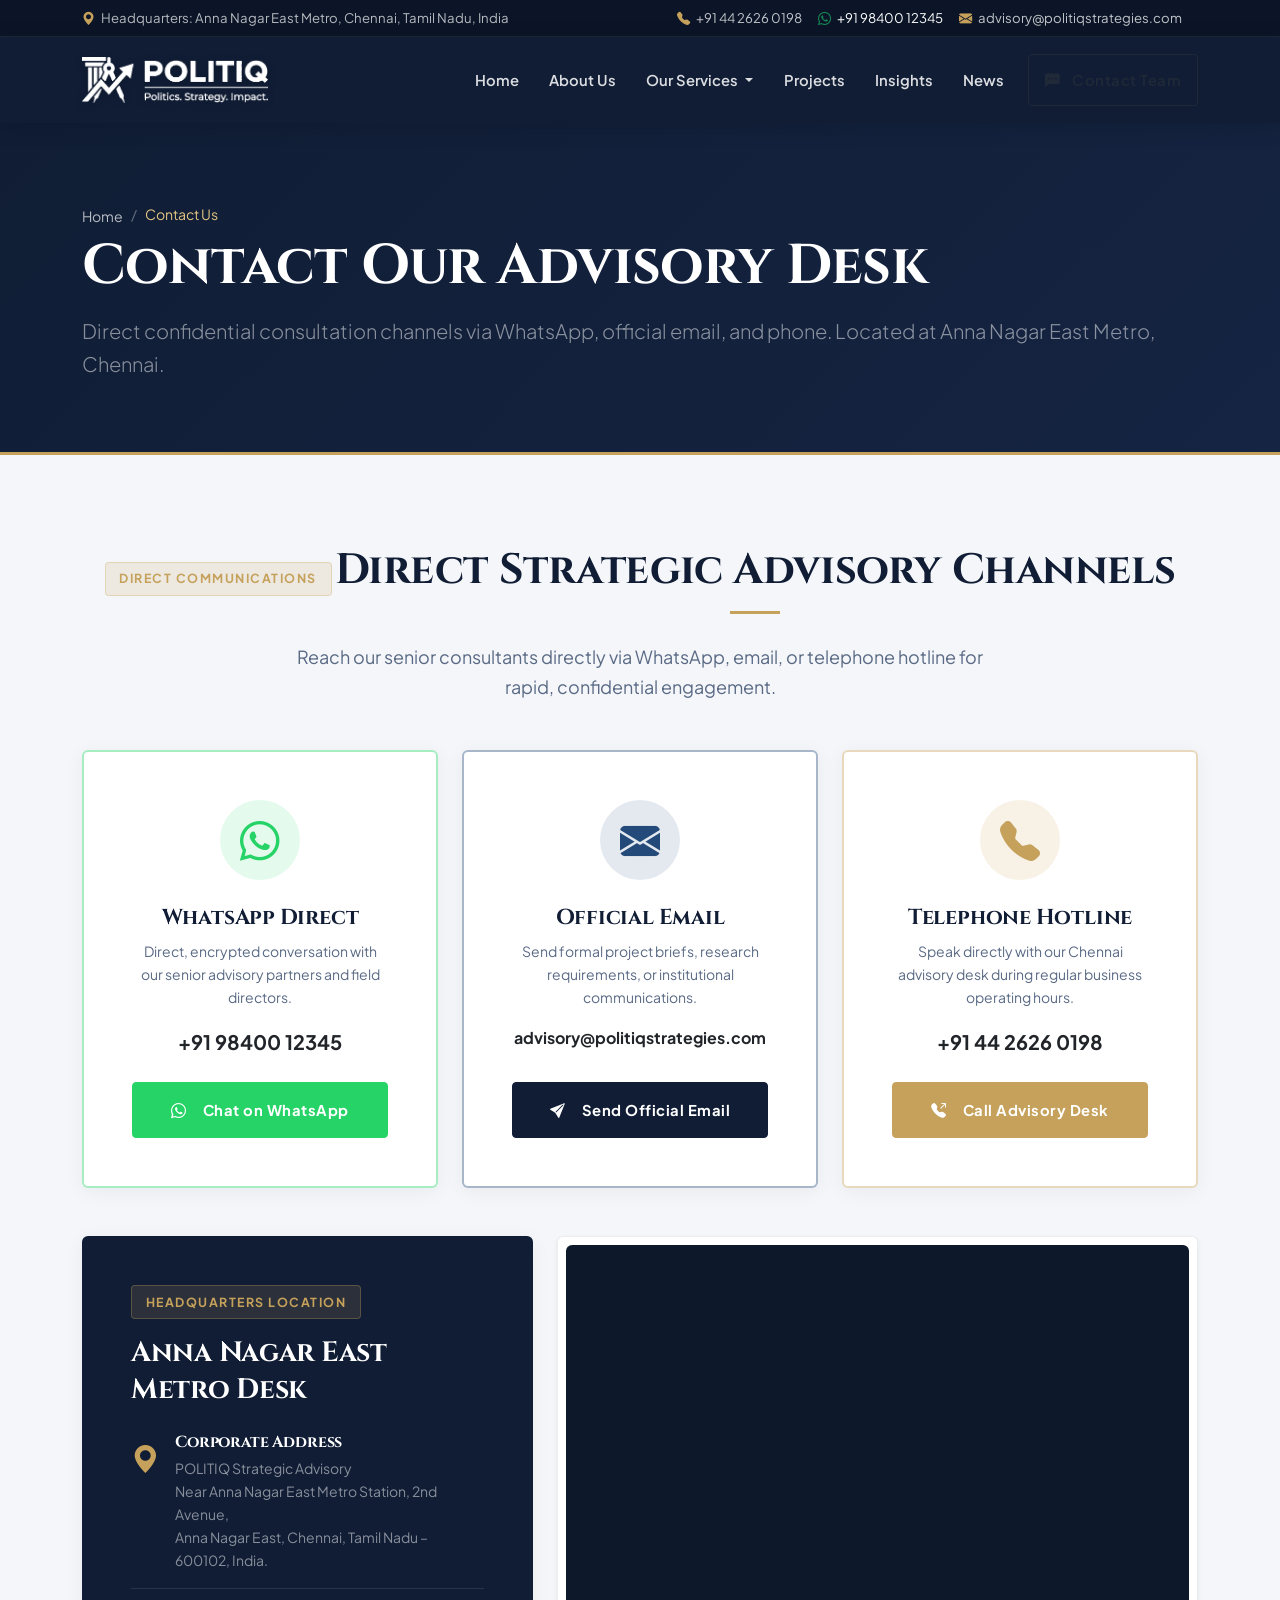
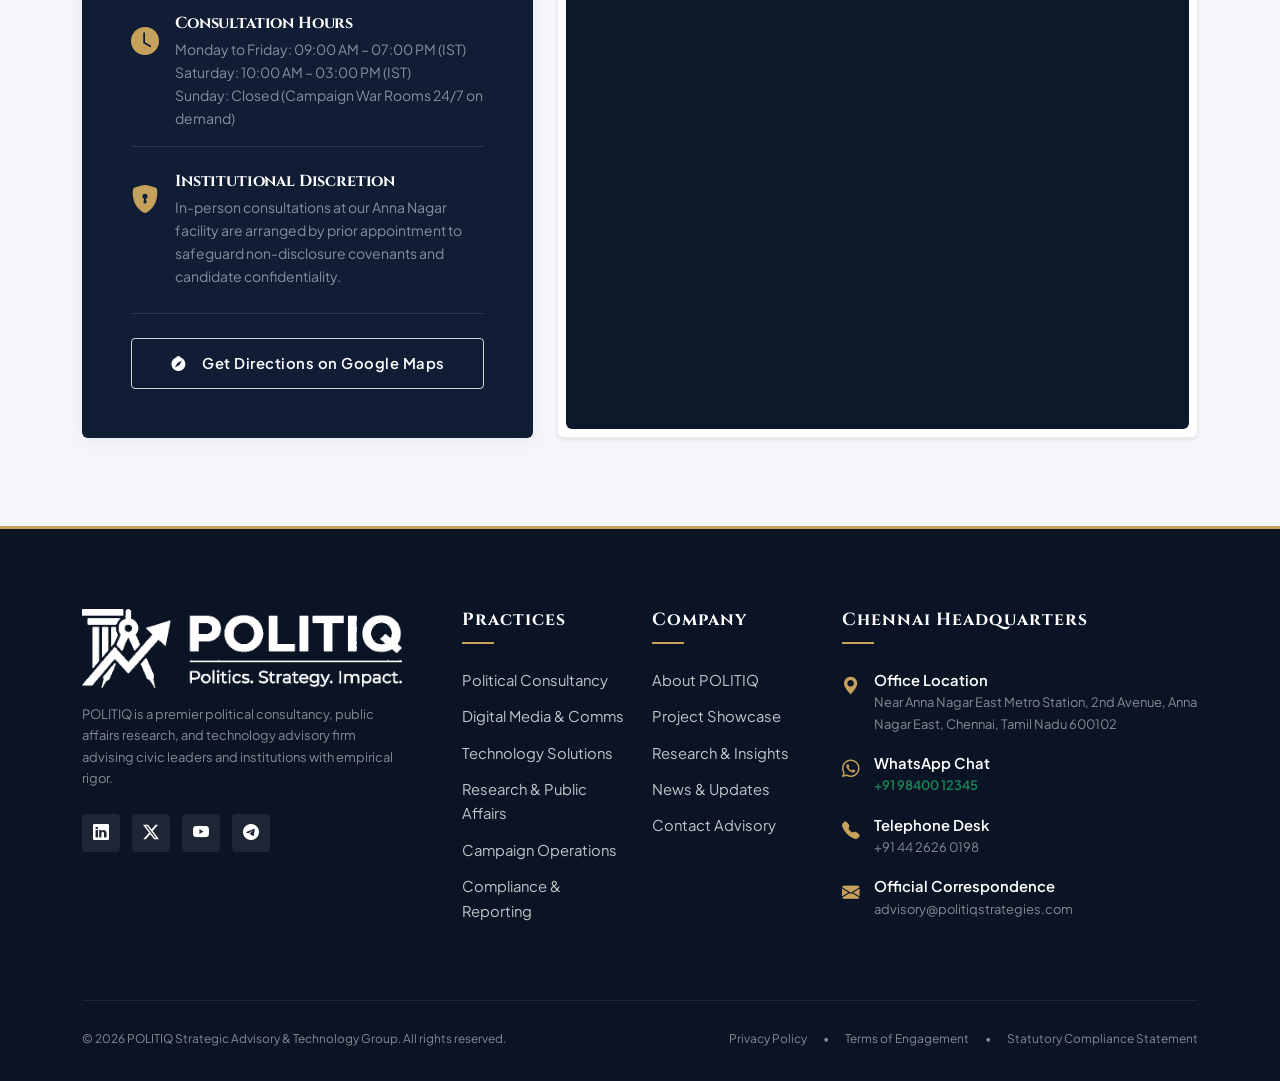
<file: contact.html>
﻿<!DOCTYPE html>
<html lang="en">
<head>
  <meta charset="UTF-8">
  <meta name="viewport" content="width=device-width, initial-scale=1.0">
  <title>Contact Our Advisory Team | POLITIQ - Politics. Strategy. Impact.</title>
  <meta name="description" content="Connect with POLITIQ Strategic Advisory at Anna Nagar East Metro, Chennai. Direct WhatsApp chat, official email, and phone consultation desk.">
  <link rel="icon" type="image/png" href="assets/images/favicon-badge.png">
  <link rel="apple-touch-icon" href="apple-touch-icon.png">
  <link rel="shortcut icon" href="favicon.ico">

  <!-- Google Fonts -->
  <link rel="preconnect" href="https://fonts.googleapis.com">
  <link rel="preconnect" href="https://fonts.gstatic.com" crossorigin>
  <link href="https://fonts.googleapis.com/css2?family=Cinzel:wght@500;600;700;800&family=Plus+Jakarta+Sans:wght@300;400;500;600;700;800&display=swap" rel="stylesheet">

  <!-- Bootstrap 5 CSS -->
  <link href="https://cdn.jsdelivr.net/npm/bootstrap@5.3.2/dist/css/bootstrap.min.css" rel="stylesheet">
  <!-- Bootstrap Icons -->
  <link rel="stylesheet" href="https://cdn.jsdelivr.net/npm/bootstrap-icons@1.11.2/font/bootstrap-icons.min.css">
  <!-- Custom CSS -->
  <link rel="stylesheet" href="assets/css/style.css">
</head>
<body>

  <!-- Topbar -->
  <header class="header-topbar d-none d-lg-block">
    <div class="container">
      <div class="d-flex justify-content-between align-items-center">
        <div class="topbar-left">
          <span><i class="bi bi-geo-alt-fill text-gold me-1"></i> Headquarters: Anna Nagar East Metro, Chennai, Tamil Nadu, India</span>
        </div>
        <div class="topbar-right d-flex align-items-center">
          <a href="tel:+914426260198" class="me-3"><i class="bi bi-telephone-fill text-gold me-1"></i> +91 44 2626 0198</a>
          <a href="https://wa.me/919840012345?text=Hello%20POLITIQ%20Advisory%2C%20I%20would%20like%20to%20connect%20regarding%20a%20strategic%20consultation." target="_blank" rel="noopener" class="me-3 text-white"><i class="bi bi-whatsapp text-success me-1"></i> +91 98400 12345</a>
          <a href="mailto:advisory@politiqstrategies.com" class="me-3"><i class="bi bi-envelope-fill text-gold me-1"></i> advisory@politiqstrategies.com</a>
        </div>
      </div>
    </div>
  </header>

  <!-- Main Navigation -->
  <nav class="navbar navbar-expand-xl main-navbar" aria-label="Main Navigation">
    <div class="container">
      <a class="navbar-brand py-1" href="index.html">
        <img src="assets/images/logo-nav-white.png" alt="POLITIQ - Politics. Strategy. Impact.">
      </a>
      <button class="navbar-toggler" type="button" data-bs-toggle="collapse" data-bs-target="#politiqNav" aria-controls="politiqNav" aria-expanded="false" aria-label="Toggle navigation">
        <span class="navbar-toggler-icon"></span>
      </button>

      <div class="collapse navbar-collapse" id="politiqNav">
        <ul class="navbar-nav ms-auto mb-2 mb-xl-0 align-items-xl-center">
          <li class="nav-item"><a class="nav-link" href="index.html">Home</a></li>
          <li class="nav-item"><a class="nav-link" href="about.html">About Us</a></li>
          <li class="nav-item dropdown">
            <a class="nav-link dropdown-toggle" href="services.html" id="servicesDropdown" role="button" data-bs-toggle="dropdown" aria-expanded="false">
              Our Services
            </a>
            <ul class="dropdown-menu" aria-labelledby="servicesDropdown">
              <li><a class="dropdown-item" href="services.html"><i class="bi bi-grid-fill"></i> All Practice Areas</a></li>
              <li><hr class="dropdown-divider border-secondary opacity-25"></li>
              <li><a class="dropdown-item" href="political-consultancy.html"><i class="bi bi-bank2"></i> Political Consultancy</a></li>
              <li><a class="dropdown-item" href="digital-media.html"><i class="bi bi-megaphone-fill"></i> Digital Media & Comms</a></li>
              <li><a class="dropdown-item" href="technology.html"><i class="bi bi-cpu-fill"></i> Technology & Software</a></li>
              <li><a class="dropdown-item" href="research.html"><i class="bi bi-graph-up-arrow"></i> Research & Public Affairs</a></li>
              <li><a class="dropdown-item" href="campaign-operations.html"><i class="bi bi-diagram-3-fill"></i> Campaign & Field Operations</a></li>
            </ul>
          </li>
          <li class="nav-item"><a class="nav-link" href="projects.html">Projects</a></li>
          <li class="nav-item"><a class="nav-link" href="insights.html">Insights</a></li>
          <li class="nav-item"><a class="nav-link" href="news.html">News</a></li>
          <li class="nav-item ms-xl-2">
            <a class="btn btn-gold btn-sm px-3 active" href="contact.html">
              <i class="bi bi-chat-left-dots-fill me-1"></i> Contact Team
            </a>
          </li>
        </ul>
      </div>
    </div>
  </nav>

  <!-- Page Header -->
  <section class="page-header">
    <div class="container">
      <nav aria-label="breadcrumb">
        <ol class="breadcrumb">
          <li class="breadcrumb-item"><a href="index.html">Home</a></li>
          <li class="breadcrumb-item active" aria-current="page">Contact Us</li>
        </ol>
      </nav>
      <h1 class="font-heading">Contact Our Advisory Desk</h1>
      <p class="lead text-white-50 max-w-700 mb-0">
        Direct confidential consultation channels via WhatsApp, official email, and phone. Located at Anna Nagar East Metro, Chennai.
      </p>
    </div>
  </section>

  <!-- Direct Channels Section -->
  <section class="section-padding bg-surface">
    <div class="container">
      
      <div class="section-header text-center mb-5">
        <span class="badge-gold mb-2">Direct Communications</span>
        <h2 class="section-title">Direct Strategic Advisory Channels</h2>
        <p class="section-desc">
          Reach our senior consultants directly via WhatsApp, email, or telephone hotline for rapid, confidential engagement.
        </p>
      </div>

      <!-- 3 Direct Contact Action Cards -->
      <div class="row g-4 mb-5">
        
        <!-- 1. WhatsApp Card -->
        <div class="col-md-4">
          <div class="custom-card p-4 p-lg-5 text-center h-100 border-2" style="border-color: rgba(37, 211, 102, 0.4) !important;">
            <div class="mx-auto mb-4 d-flex align-items-center justify-content-center rounded-circle" style="width: 80px; height: 80px; background: rgba(37, 211, 102, 0.12); color: #25D366; font-size: 2.5rem;">
              <i class="bi bi-whatsapp"></i>
            </div>
            <h4 class="mb-2">WhatsApp Direct</h4>
            <p class="text-muted-custom small mb-3">
              Direct, encrypted conversation with our senior advisory partners and field directors.
            </p>
            <div class="fw-bold fs-5 text-dark mb-4">+91 98400 12345</div>
            <a href="https://wa.me/919840012345?text=Hello%20POLITIQ%20Advisory%2C%20I%20would%20like%20to%20schedule%20a%20confidential%20consultation." target="_blank" rel="noopener" class="btn btn-success w-100 py-3 fw-bold mt-auto" style="background-color: #25D366; border-color: #25D366;">
              <i class="bi bi-whatsapp me-2"></i> Chat on WhatsApp
            </a>
          </div>
        </div>

        <!-- 2. Email Card -->
        <div class="col-md-4">
          <div class="custom-card p-4 p-lg-5 text-center h-100 border-2" style="border-color: rgba(35, 74, 120, 0.4) !important;">
            <div class="mx-auto mb-4 d-flex align-items-center justify-content-center rounded-circle" style="width: 80px; height: 80px; background: rgba(35, 74, 120, 0.12); color: var(--royal-blue); font-size: 2.5rem;">
              <i class="bi bi-envelope-fill"></i>
            </div>
            <h4 class="mb-2">Official Email</h4>
            <p class="text-muted-custom small mb-3">
              Send formal project briefs, research requirements, or institutional communications.
            </p>
            <div class="fw-bold fs-6 text-dark mb-4 text-break">advisory@politiqstrategies.com</div>
            <a href="mailto:advisory@politiqstrategies.com?subject=Strategic%20Advisory%20Inquiry%20-%20POLITIQ" class="btn btn-navy w-100 py-3 fw-bold mt-auto">
              <i class="bi bi-send-fill me-2"></i> Send Official Email
            </a>
          </div>
        </div>

        <!-- 3. Telephone Hotline Card -->
        <div class="col-md-4">
          <div class="custom-card p-4 p-lg-5 text-center h-100 border-2" style="border-color: rgba(197, 161, 91, 0.4) !important;">
            <div class="mx-auto mb-4 d-flex align-items-center justify-content-center rounded-circle" style="width: 80px; height: 80px; background: rgba(197, 161, 91, 0.15); color: var(--accent-gold); font-size: 2.5rem;">
              <i class="bi bi-telephone-fill"></i>
            </div>
            <h4 class="mb-2">Telephone Hotline</h4>
            <p class="text-muted-custom small mb-3">
              Speak directly with our Chennai advisory desk during regular business operating hours.
            </p>
            <div class="fw-bold fs-5 text-dark mb-4">+91 44 2626 0198</div>
            <a href="tel:+914426260198" class="btn btn-gold w-100 py-3 fw-bold mt-auto">
              <i class="bi bi-telephone-outbound-fill me-2"></i> Call Advisory Desk
            </a>
          </div>
        </div>

      </div>

      <!-- Location, Coordinates & Map Section -->
      <div class="row g-4 align-items-stretch">
        
        <!-- Left: Address & Office Details -->
        <div class="col-lg-5">
          <div class="custom-card p-4 p-md-5 bg-navy text-white h-100 d-flex flex-column justify-content-between">
            <div>
              <span class="badge-gold mb-3">Headquarters Location</span>
              <h3 class="text-white font-heading mb-4">Anna Nagar East Metro Desk</h3>
              
              <div class="d-flex align-items-start gap-3 mb-4 pb-3 border-bottom border-secondary border-opacity-25">
                <i class="bi bi-geo-alt-fill text-gold fs-3 mt-1"></i>
                <div>
                  <h6 class="text-white mb-1">Corporate Address</h6>
                  <p class="text-white-50 small mb-0">
                    POLITIQ Strategic Advisory<br>
                    Near Anna Nagar East Metro Station, 2nd Avenue,<br>
                    Anna Nagar East, Chennai, Tamil Nadu – 600102, India.
                  </p>
                </div>
              </div>

              <div class="d-flex align-items-start gap-3 mb-4 pb-3 border-bottom border-secondary border-opacity-25">
                <i class="bi bi-clock-fill text-gold fs-3 mt-1"></i>
                <div>
                  <h6 class="text-white mb-1">Consultation Hours</h6>
                  <p class="text-white-50 small mb-0">
                    Monday to Friday: 09:00 AM – 07:00 PM (IST)<br>
                    Saturday: 10:00 AM – 03:00 PM (IST)<br>
                    Sunday: Closed (Campaign War Rooms 24/7 on demand)
                  </p>
                </div>
              </div>

              <div class="d-flex align-items-start gap-3">
                <i class="bi bi-shield-lock-fill text-gold fs-3 mt-1"></i>
                <div>
                  <h6 class="text-white mb-1">Institutional Discretion</h6>
                  <p class="text-white-50 small mb-0">
                    In-person consultations at our Anna Nagar facility are arranged by prior appointment to safeguard non-disclosure covenants and candidate confidentiality.
                  </p>
                </div>
              </div>
            </div>

            <div class="pt-4 mt-4 border-top border-secondary border-opacity-25">
              <a href="https://maps.google.com/?q=Anna+Nagar+East+Metro+Station+Chennai" target="_blank" rel="noopener" class="btn btn-outline-white w-100">
                <i class="bi bi-compass-fill me-2"></i> Get Directions on Google Maps
              </a>
            </div>
          </div>
        </div>

        <!-- Right: Google Map Interactive Embed -->
        <div class="col-lg-7">
          <div class="custom-card p-2 h-100 overflow-hidden shadow-sm">
            <div class="w-100 h-100 rounded overflow-hidden" style="min-height: 420px; background: #0E182B;">
              <iframe 
                title="POLITIQ Anna Nagar East Metro Chennai Location Map"
                src="https://www.google.com/maps/embed?pb=!1m18!1m12!1m3!1d3886.1969677271966!2d80.2185002!3d13.0848001!2m3!1f0!2f0!3f0!3m2!1i1024!2i768!4f13.1!3m3!1m2!1s0x3a526685121b67f1%3A0x6b974a4ea8448eb6!2sAnna%20Nagar%20East%20Metro%20Station!5e0!3m2!1sen!2sin!4v1700000000000!5m2!1sen!2sin" 
                width="100%" 
                height="100%" 
                style="border:0; min-height: 420px;" 
                allowfullscreen="" 
                loading="lazy" 
                referrerpolicy="no-referrer-when-downgrade">
              </iframe>
            </div>
          </div>
        </div>

      </div>

    </div>
  </section>

  <!-- Site Footer -->
  <footer class="site-footer">
    <div class="container">
      <div class="row g-4">
        <div class="col-lg-4 pe-lg-5">
          <div class="mb-3">
            <img src="assets/images/logo-nav-white.png" alt="POLITIQ Logo" height="42">
          </div>
          <p class="small text-white-50 mb-4">
            POLITIQ is a premier political consultancy, public affairs research, and technology advisory firm advising civic leaders and institutions with empirical rigor.
          </p>
          <div class="social-links-group">
            <a href="https://linkedin.com" target="_blank" rel="noopener" class="social-icon-btn" aria-label="LinkedIn"><i class="bi bi-linkedin"></i></a>
            <a href="https://twitter.com" target="_blank" rel="noopener" class="social-icon-btn" aria-label="Twitter"><i class="bi bi-twitter-x"></i></a>
            <a href="https://youtube.com" target="_blank" rel="noopener" class="social-icon-btn" aria-label="YouTube"><i class="bi bi-youtube"></i></a>
            <a href="https://telegram.org" target="_blank" rel="noopener" class="social-icon-btn" aria-label="Telegram"><i class="bi bi-telegram"></i></a>
          </div>
        </div>

        <div class="col-sm-6 col-lg-2">
          <h5>Practices</h5>
          <ul class="footer-links">
            <li><a href="political-consultancy.html">Political Consultancy</a></li>
            <li><a href="digital-media.html">Digital Media & Comms</a></li>
            <li><a href="technology.html">Technology Solutions</a></li>
            <li><a href="research.html">Research & Public Affairs</a></li>
            <li><a href="campaign-operations.html">Campaign Operations</a></li>
            <li><a href="services.html">Compliance & Reporting</a></li>
          </ul>
        </div>

        <div class="col-sm-6 col-lg-2">
          <h5>Company</h5>
          <ul class="footer-links">
            <li><a href="about.html">About POLITIQ</a></li>
            <li><a href="projects.html">Project Showcase</a></li>
            <li><a href="insights.html">Research & Insights</a></li>
            <li><a href="news.html">News & Updates</a></li>
            <li><a href="contact.html">Contact Advisory</a></li>
          </ul>
        </div>

        <div class="col-lg-4">
          <h5>Chennai Headquarters</h5>
          <div class="footer-contact-item">
            <i class="bi bi-geo-alt-fill"></i>
            <div>
              <div class="fw-semibold text-white">Office Location</div>
              <div class="text-white-50 small">Near Anna Nagar East Metro Station, 2nd Avenue, Anna Nagar East, Chennai, Tamil Nadu 600102</div>
            </div>
          </div>
          <div class="footer-contact-item">
            <i class="bi bi-whatsapp"></i>
            <div>
              <div class="fw-semibold text-white">WhatsApp Chat</div>
              <div class="text-white-50 small"><a href="https://wa.me/919840012345" class="text-success fw-semibold">+91 98400 12345</a></div>
            </div>
          </div>
          <div class="footer-contact-item">
            <i class="bi bi-telephone-fill"></i>
            <div>
              <div class="fw-semibold text-white">Telephone Desk</div>
              <div class="text-white-50 small">+91 44 2626 0198</div>
            </div>
          </div>
          <div class="footer-contact-item">
            <i class="bi bi-envelope-fill"></i>
            <div>
              <div class="fw-semibold text-white">Official Correspondence</div>
              <div class="text-white-50 small">advisory@politiqstrategies.com</div>
            </div>
          </div>
        </div>
      </div>

      <div class="footer-bottom d-flex flex-column flex-md-row justify-content-between align-items-center gap-3">
        <p class="mb-0 text-white-50 small">
          &copy; 2026 POLITIQ Strategic Advisory & Technology Group. All rights reserved.
        </p>
        <div class="d-flex gap-3 small">
          <a href="privacy-policy.html" class="text-white-50">Privacy Policy</a>
          <span class="text-white-50">&bull;</span>
          <a href="privacy-policy.html#terms" class="text-white-50">Terms of Engagement</a>
          <span class="text-white-50">&bull;</span>
          <a href="privacy-policy.html#compliance" class="text-white-50">Statutory Compliance Statement</a>
        </div>
      </div>
    </div>
  </footer>

  <!-- Back to Top Button -->
  <button id="backToTopBtn" class="back-to-top" aria-label="Back to Top">
    <i class="bi bi-arrow-up"></i>
  </button>

  <!-- Bootstrap 5 Bundle JS -->
  <script src="https://cdn.jsdelivr.net/npm/bootstrap@5.3.2/dist/js/bootstrap.bundle.min.js"></script>
  <!-- Custom JS -->
  <script src="assets/js/script.js"></script>
</body>
</html>
</file>
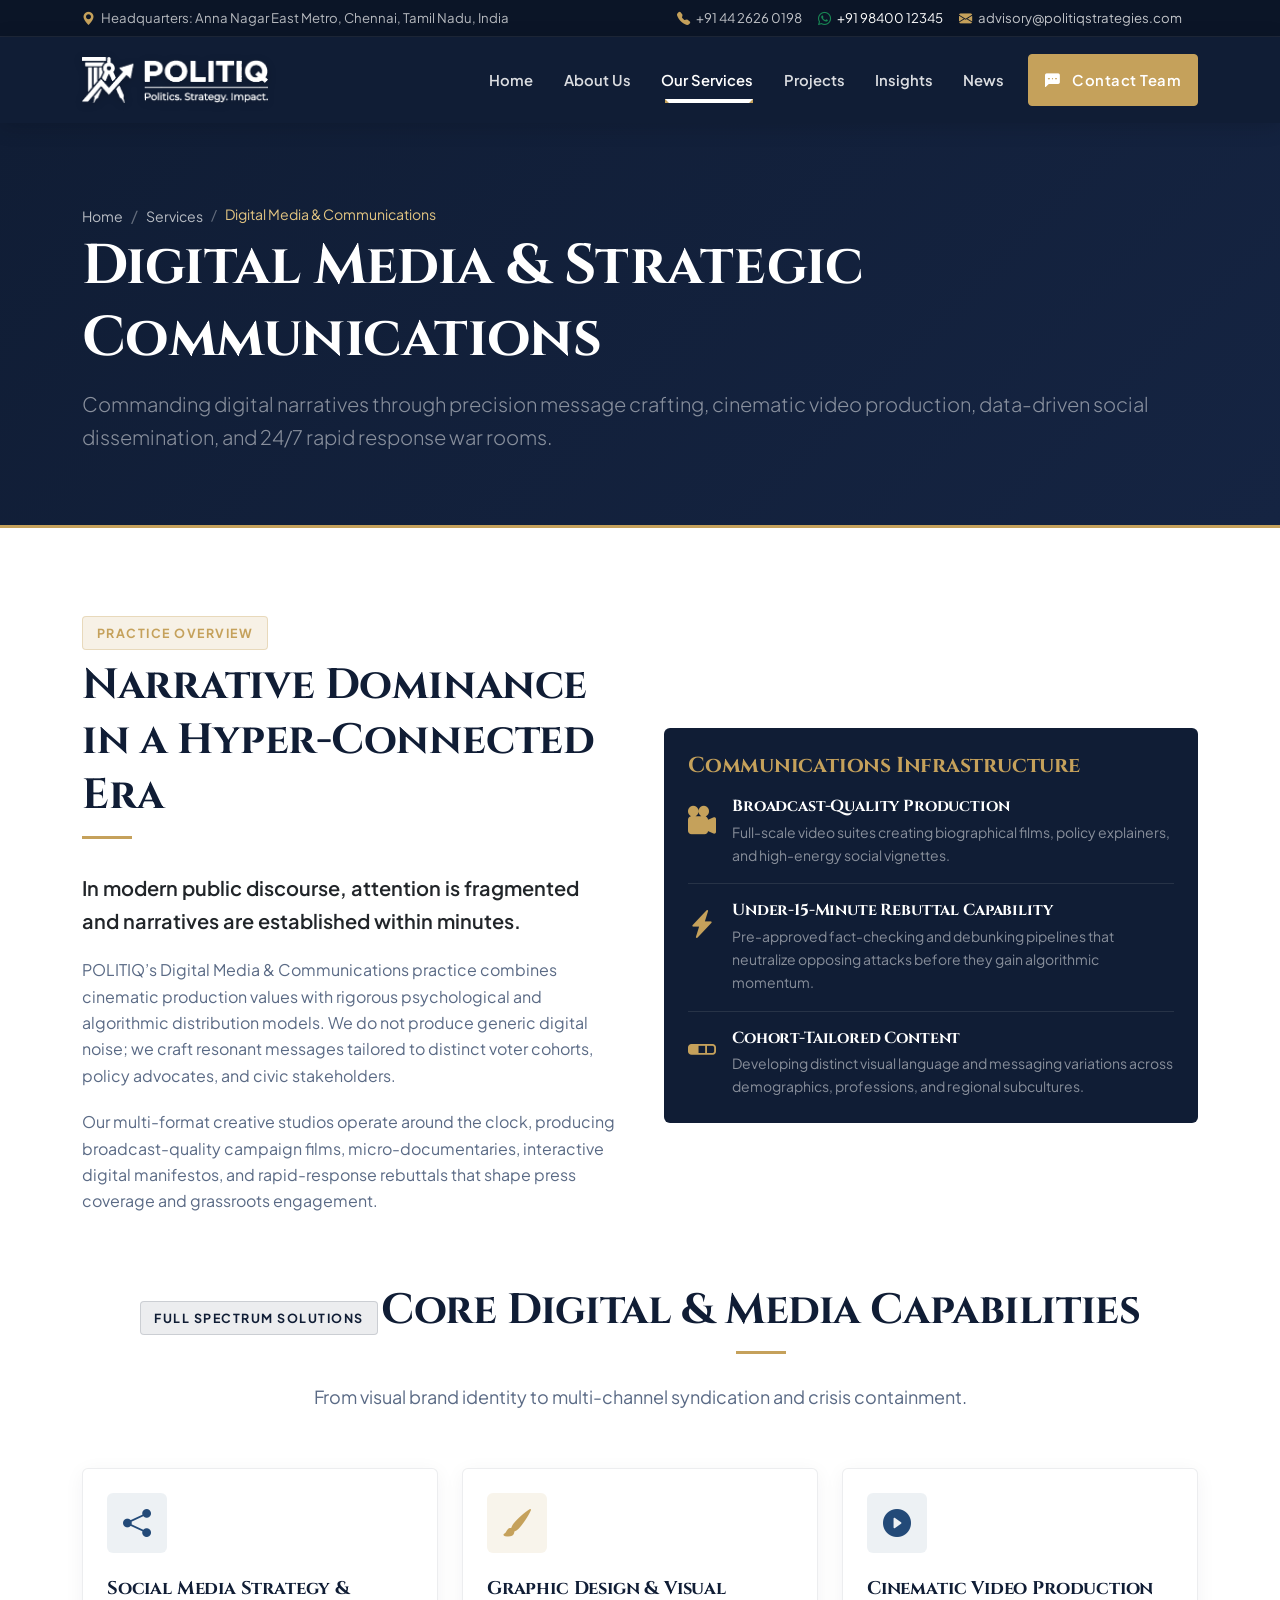
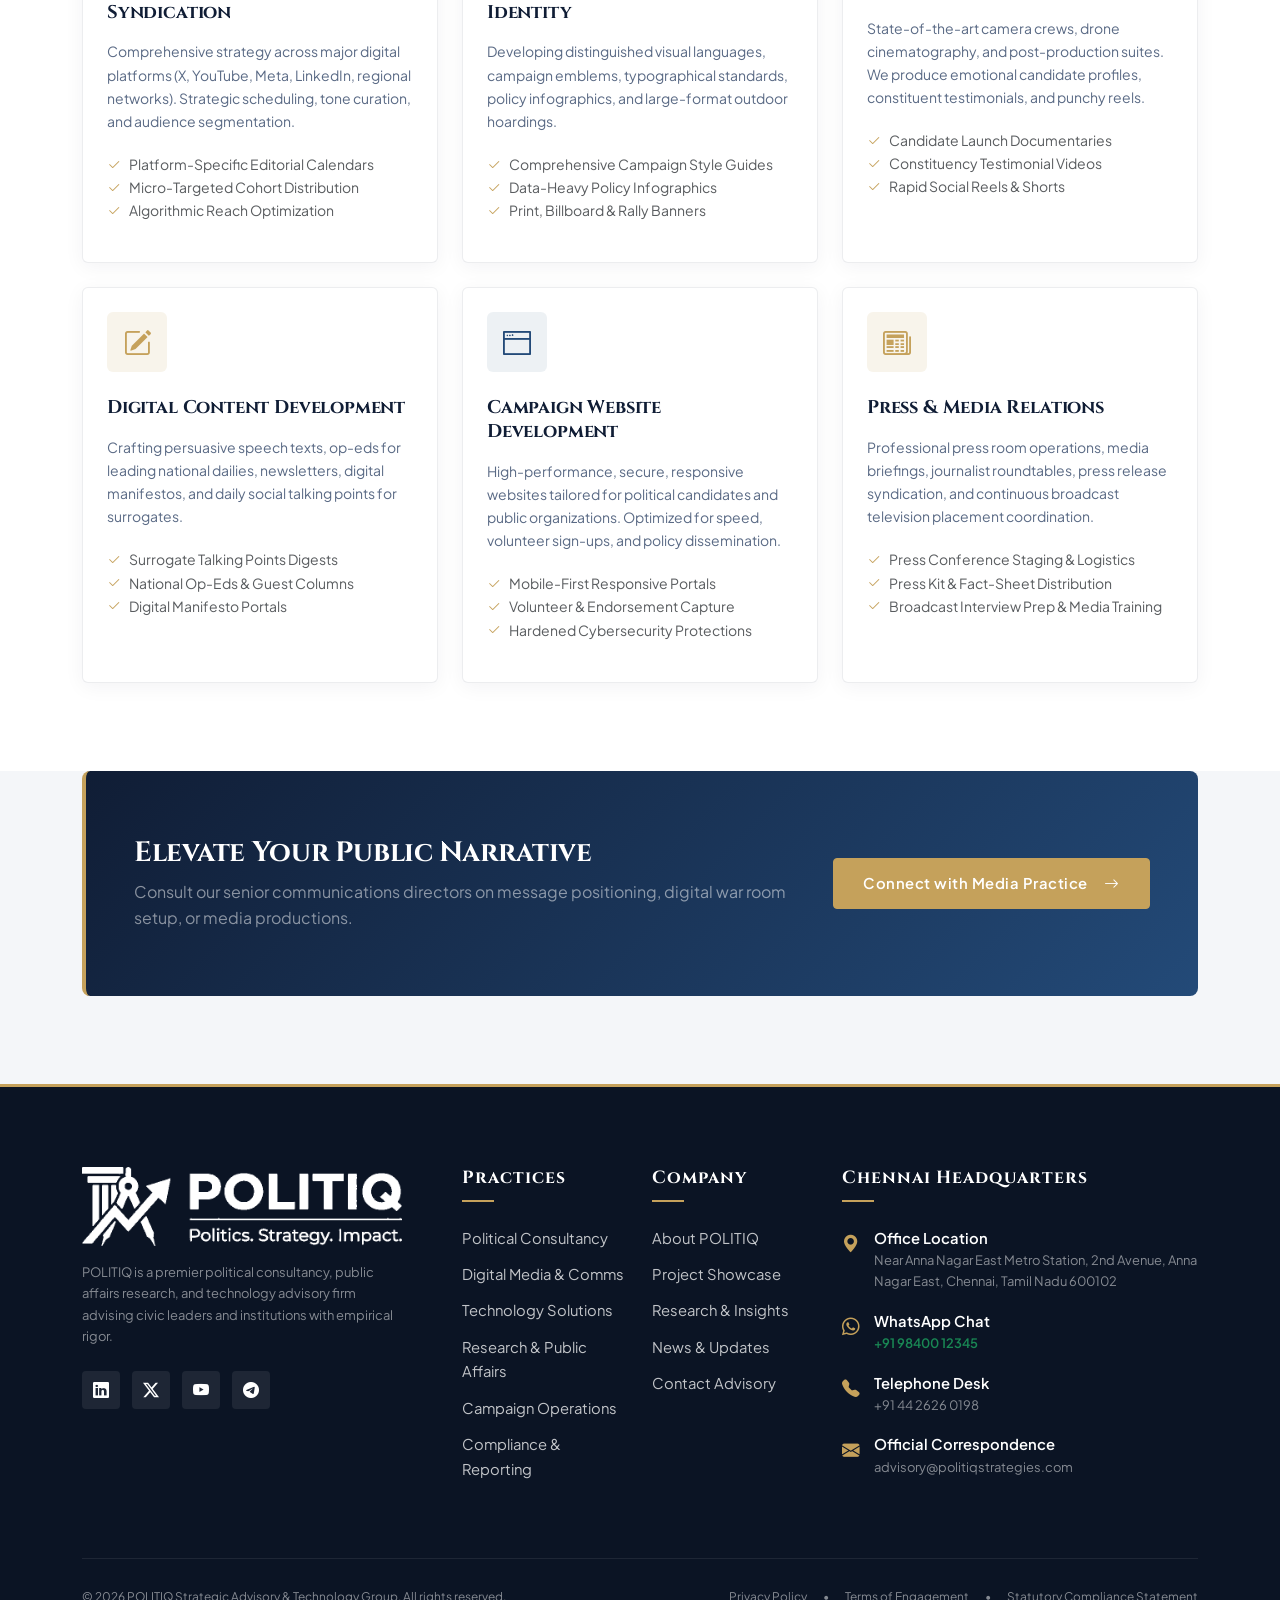
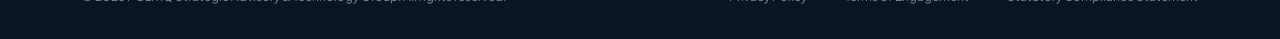
<file: digital-media.html>
﻿<!DOCTYPE html>
<html lang="en">
<head>
  <meta charset="UTF-8">
  <meta name="viewport" content="width=device-width, initial-scale=1.0">
  <title>Digital Media & Communications | POLITIQ - Politics. Strategy. Impact.</title>
  <meta name="description" content="Strategic digital media, narrative framing, video production, graphic design, and media war room operations from POLITIQ.">
  <link rel="icon" type="image/png" href="assets/images/favicon-badge.png">
  <link rel="apple-touch-icon" href="apple-touch-icon.png">
  <link rel="shortcut icon" href="favicon.ico">

  <!-- Google Fonts -->
  <link rel="preconnect" href="https://fonts.googleapis.com">
  <link rel="preconnect" href="https://fonts.gstatic.com" crossorigin>
  <link href="https://fonts.googleapis.com/css2?family=Cinzel:wght@500;600;700;800&family=Plus+Jakarta+Sans:wght@300;400;500;600;700;800&display=swap" rel="stylesheet">

  <!-- Bootstrap 5 CSS -->
  <link href="https://cdn.jsdelivr.net/npm/bootstrap@5.3.2/dist/css/bootstrap.min.css" rel="stylesheet">
  <!-- Bootstrap Icons -->
  <link rel="stylesheet" href="https://cdn.jsdelivr.net/npm/bootstrap-icons@1.11.2/font/bootstrap-icons.min.css">
  <!-- Custom CSS -->
  <link rel="stylesheet" href="assets/css/style.css">
</head>
<body>

  <!-- Topbar -->
  <header class="header-topbar d-none d-lg-block">
    <div class="container">
      <div class="d-flex justify-content-between align-items-center">
        <div class="topbar-left">
          <span><i class="bi bi-geo-alt-fill text-gold me-1"></i> Headquarters: Anna Nagar East Metro, Chennai, Tamil Nadu, India</span>
        </div>
        <div class="topbar-right d-flex align-items-center">
          <a href="tel:+914426260198" class="me-3"><i class="bi bi-telephone-fill text-gold me-1"></i> +91 44 2626 0198</a>
          <a href="https://wa.me/919840012345?text=Hello%20POLITIQ%20Advisory" target="_blank" rel="noopener" class="me-3 text-white"><i class="bi bi-whatsapp text-success me-1"></i> +91 98400 12345</a>
          <a href="mailto:advisory@politiqstrategies.com" class="me-3"><i class="bi bi-envelope-fill text-gold me-1"></i> advisory@politiqstrategies.com</a>
        </div>
      </div>
    </div>
  </header>

  <!-- Main Navigation -->
  <nav class="navbar navbar-expand-xl main-navbar" aria-label="Main Navigation">
    <div class="container">
      <a class="navbar-brand py-1" href="index.html">
        <img src="assets/images/logo-nav-white.png" alt="POLITIQ - Politics. Strategy. Impact.">
      </a>
      <button class="navbar-toggler" type="button" data-bs-toggle="collapse" data-bs-target="#politiqNav" aria-controls="politiqNav" aria-expanded="false" aria-label="Toggle navigation">
        <span class="navbar-toggler-icon"></span>
      </button>

      <div class="collapse navbar-collapse" id="politiqNav">
        <ul class="navbar-nav ms-auto mb-2 mb-xl-0 align-items-xl-center">
          <li class="nav-item"><a class="nav-link" href="index.html">Home</a></li>
          <li class="nav-item"><a class="nav-link" href="about.html">About Us</a></li>
          <li class="nav-item dropdown">
            <a class="nav-link dropdown-toggle active" href="services.html" id="servicesDropdown" role="button" data-bs-toggle="dropdown" aria-expanded="false">
              Our Services
            </a>
            <ul class="dropdown-menu" aria-labelledby="servicesDropdown">
              <li><a class="dropdown-item" href="services.html"><i class="bi bi-grid-fill"></i> All Practice Areas</a></li>
              <li><hr class="dropdown-divider border-secondary opacity-25"></li>
              <li><a class="dropdown-item" href="political-consultancy.html"><i class="bi bi-bank2"></i> Political Consultancy</a></li>
              <li><a class="dropdown-item active" href="digital-media.html"><i class="bi bi-megaphone-fill"></i> Digital Media & Comms</a></li>
              <li><a class="dropdown-item" href="technology.html"><i class="bi bi-cpu-fill"></i> Technology & Software</a></li>
              <li><a class="dropdown-item" href="research.html"><i class="bi bi-graph-up-arrow"></i> Research & Public Affairs</a></li>
              <li><a class="dropdown-item" href="campaign-operations.html"><i class="bi bi-diagram-3-fill"></i> Campaign & Field Operations</a></li>
            </ul>
          </li>
          <li class="nav-item"><a class="nav-link" href="projects.html">Projects</a></li>
          <li class="nav-item"><a class="nav-link" href="insights.html">Insights</a></li>
          <li class="nav-item"><a class="nav-link" href="news.html">News</a></li>
          <li class="nav-item ms-xl-2">
            <a class="btn btn-gold btn-sm px-3" href="contact.html">
              <i class="bi bi-chat-left-dots-fill me-1"></i> Contact Team
            </a>
          </li>
        </ul>
      </div>
    </div>
  </nav>

  <!-- Page Header -->
  <section class="page-header">
    <div class="container">
      <nav aria-label="breadcrumb">
        <ol class="breadcrumb">
          <li class="breadcrumb-item"><a href="index.html">Home</a></li>
          <li class="breadcrumb-item"><a href="services.html">Services</a></li>
          <li class="breadcrumb-item active" aria-current="page">Digital Media & Communications</li>
        </ol>
      </nav>
      <h1 class="font-heading">Digital Media & Strategic Communications</h1>
      <p class="lead text-white-50 max-w-700 mb-0">
        Commanding digital narratives through precision message crafting, cinematic video production, data-driven social dissemination, and 24/7 rapid response war rooms.
      </p>
    </div>
  </section>

  <!-- Practice Overview -->
  <section class="section-padding bg-white">
    <div class="container">
      <div class="row g-5 align-items-center mb-5">
        <div class="col-lg-6">
          <span class="badge-gold mb-2">Practice Overview</span>
          <h2 class="section-title">Narrative Dominance in a Hyper-Connected Era</h2>
          <p class="lead text-dark fw-semibold mt-3">
            In modern public discourse, attention is fragmented and narratives are established within minutes.
          </p>
          <p class="text-muted-custom">
            POLITIQ’s Digital Media & Communications practice combines cinematic production values with rigorous psychological and algorithmic distribution models. We do not produce generic digital noise; we craft resonant messages tailored to distinct voter cohorts, policy advocates, and civic stakeholders.
          </p>
          <p class="text-muted-custom">
            Our multi-format creative studios operate around the clock, producing broadcast-quality campaign films, micro-documentaries, interactive digital manifestos, and rapid-response rebuttals that shape press coverage and grassroots engagement.
          </p>
        </div>
        <div class="col-lg-6">
          <div class="p-4 bg-navy text-white rounded">
            <h4 class="text-gold font-heading mb-3">Communications Infrastructure</h4>
            <div class="d-flex gap-3 mb-3 pb-3 border-bottom border-secondary border-opacity-25">
              <i class="bi bi-camera-reels-fill text-gold fs-3"></i>
              <div>
                <h6 class="text-white mb-1">Broadcast-Quality Production</h6>
                <p class="small text-white-50 mb-0">Full-scale video suites creating biographical films, policy explainers, and high-energy social vignettes.</p>
              </div>
            </div>
            <div class="d-flex gap-3 mb-3 pb-3 border-bottom border-secondary border-opacity-25">
              <i class="bi bi-lightning-charge-fill text-gold fs-3"></i>
              <div>
                <h6 class="text-white mb-1">Under-15-Minute Rebuttal Capability</h6>
                <p class="small text-white-50 mb-0">Pre-approved fact-checking and debunking pipelines that neutralize opposing attacks before they gain algorithmic momentum.</p>
              </div>
            </div>
            <div class="d-flex gap-3">
              <i class="bi bi-segmented-nav text-gold fs-3"></i>
              <div>
                <h6 class="text-white mb-1">Cohort-Tailored Content</h6>
                <p class="small text-white-50 mb-0">Developing distinct visual language and messaging variations across demographics, professions, and regional subcultures.</p>
              </div>
            </div>
          </div>
        </div>
      </div>

      <!-- Core Capabilities Grid -->
      <div class="section-header text-center">
        <span class="badge-navy mb-2">Full Spectrum Solutions</span>
        <h2 class="section-title">Core Digital & Media Capabilities</h2>
        <p class="section-desc">From visual brand identity to multi-channel syndication and crisis containment.</p>
      </div>

      <div class="row g-4">
        <!-- 1. Social Media Strategy -->
        <div class="col-md-6 col-lg-4">
          <div class="custom-card p-4">
            <div class="card-icon-box">
              <i class="bi bi-share-fill"></i>
            </div>
            <h5>Social Media Strategy & Syndication</h5>
            <p class="text-muted-custom small">
              Comprehensive strategy across major digital platforms (X, YouTube, Meta, LinkedIn, regional networks). Strategic scheduling, tone curation, and audience segmentation.
            </p>
            <ul class="list-unstyled small text-muted">
              <li><i class="bi bi-check2 text-gold me-2"></i>Platform-Specific Editorial Calendars</li>
              <li><i class="bi bi-check2 text-gold me-2"></i>Micro-Targeted Cohort Distribution</li>
              <li><i class="bi bi-check2 text-gold me-2"></i>Algorithmic Reach Optimization</li>
            </ul>
          </div>
        </div>

        <!-- 2. Graphic Design -->
        <div class="col-md-6 col-lg-4">
          <div class="custom-card p-4">
            <div class="card-icon-box gold">
              <i class="bi bi-brush-fill"></i>
            </div>
            <h5>Graphic Design & Visual Identity</h5>
            <p class="text-muted-custom small">
              Developing distinguished visual languages, campaign emblems, typographical standards, policy infographics, and large-format outdoor hoardings.
            </p>
            <ul class="list-unstyled small text-muted">
              <li><i class="bi bi-check2 text-gold me-2"></i>Comprehensive Campaign Style Guides</li>
              <li><i class="bi bi-check2 text-gold me-2"></i>Data-Heavy Policy Infographics</li>
              <li><i class="bi bi-check2 text-gold me-2"></i>Print, Billboard & Rally Banners</li>
            </ul>
          </div>
        </div>

        <!-- 3. Video Production -->
        <div class="col-md-6 col-lg-4">
          <div class="custom-card p-4">
            <div class="card-icon-box">
              <i class="bi bi-play-circle-fill"></i>
            </div>
            <h5>Cinematic Video Production</h5>
            <p class="text-muted-custom small">
              State-of-the-art camera crews, drone cinematography, and post-production suites. We produce emotional candidate profiles, constituent testimonials, and punchy reels.
            </p>
            <ul class="list-unstyled small text-muted">
              <li><i class="bi bi-check2 text-gold me-2"></i>Candidate Launch Documentaries</li>
              <li><i class="bi bi-check2 text-gold me-2"></i>Constituency Testimonial Videos</li>
              <li><i class="bi bi-check2 text-gold me-2"></i>Rapid Social Reels & Shorts</li>
            </ul>
          </div>
        </div>

        <!-- 4. Digital Content Development -->
        <div class="col-md-6 col-lg-4">
          <div class="custom-card p-4">
            <div class="card-icon-box gold">
              <i class="bi bi-pencil-square"></i>
            </div>
            <h5>Digital Content Development</h5>
            <p class="text-muted-custom small">
              Crafting persuasive speech texts, op-eds for leading national dailies, newsletters, digital manifestos, and daily social talking points for surrogates.
            </p>
            <ul class="list-unstyled small text-muted">
              <li><i class="bi bi-check2 text-gold me-2"></i>Surrogate Talking Points Digests</li>
              <li><i class="bi bi-check2 text-gold me-2"></i>National Op-Eds & Guest Columns</li>
              <li><i class="bi bi-check2 text-gold me-2"></i>Digital Manifesto Portals</li>
            </ul>
          </div>
        </div>

        <!-- 5. Website Development -->
        <div class="col-md-6 col-lg-4">
          <div class="custom-card p-4">
            <div class="card-icon-box">
              <i class="bi bi-window-fullscreen"></i>
            </div>
            <h5>Campaign Website Development</h5>
            <p class="text-muted-custom small">
              High-performance, secure, responsive websites tailored for political candidates and public organizations. Optimized for speed, volunteer sign-ups, and policy dissemination.
            </p>
            <ul class="list-unstyled small text-muted">
              <li><i class="bi bi-check2 text-gold me-2"></i>Mobile-First Responsive Portals</li>
              <li><i class="bi bi-check2 text-gold me-2"></i>Volunteer & Endorsement Capture</li>
              <li><i class="bi bi-check2 text-gold me-2"></i>Hardened Cybersecurity Protections</li>
            </ul>
          </div>
        </div>

        <!-- 6. Media Communication Support -->
        <div class="col-md-6 col-lg-4">
          <div class="custom-card p-4">
            <div class="card-icon-box gold">
              <i class="bi bi-newspaper"></i>
            </div>
            <h5>Press & Media Relations</h5>
            <p class="text-muted-custom small">
              Professional press room operations, media briefings, journalist roundtables, press release syndication, and continuous broadcast television placement coordination.
            </p>
            <ul class="list-unstyled small text-muted">
              <li><i class="bi bi-check2 text-gold me-2"></i>Press Conference Staging & Logistics</li>
              <li><i class="bi bi-check2 text-gold me-2"></i>Press Kit & Fact-Sheet Distribution</li>
              <li><i class="bi bi-check2 text-gold me-2"></i>Broadcast Interview Prep & Media Training</li>
            </ul>
          </div>
        </div>
      </div>

    </div>
  </section>

  <!-- CTA Banner -->
  <section class="section-padding bg-surface pt-0">
    <div class="container">
      <div class="cta-banner">
        <div class="row align-items-center position-relative z-1">
          <div class="col-lg-8">
            <h3 class="text-white mb-2">Elevate Your Public Narrative</h3>
            <p class="text-white-50 mb-0">Consult our senior communications directors on message positioning, digital war room setup, or media productions.</p>
          </div>
          <div class="col-lg-4 text-lg-end mt-3 mt-lg-0">
            <a href="contact.html" class="btn btn-gold">Connect with Media Practice <i class="bi bi-arrow-right ms-2"></i></a>
          </div>
        </div>
      </div>
    </div>
  </section>

  <!-- Site Footer -->
  <footer class="site-footer">
    <div class="container">
      <div class="row g-4">
        <div class="col-lg-4 pe-lg-5">
          <div class="mb-3">
            <img src="assets/images/logo-nav-white.png" alt="POLITIQ Logo" height="42">
          </div>
          <p class="small text-white-50 mb-4">
            POLITIQ is a premier political consultancy, public affairs research, and technology advisory firm advising civic leaders and institutions with empirical rigor.
          </p>
          <div class="social-links-group">
            <a href="https://linkedin.com" target="_blank" rel="noopener" class="social-icon-btn" aria-label="LinkedIn"><i class="bi bi-linkedin"></i></a>
            <a href="https://twitter.com" target="_blank" rel="noopener" class="social-icon-btn" aria-label="Twitter"><i class="bi bi-twitter-x"></i></a>
            <a href="https://youtube.com" target="_blank" rel="noopener" class="social-icon-btn" aria-label="YouTube"><i class="bi bi-youtube"></i></a>
            <a href="https://telegram.org" target="_blank" rel="noopener" class="social-icon-btn" aria-label="Telegram"><i class="bi bi-telegram"></i></a>
          </div>
        </div>

        <div class="col-sm-6 col-lg-2">
          <h5>Practices</h5>
          <ul class="footer-links">
            <li><a href="political-consultancy.html">Political Consultancy</a></li>
            <li><a href="digital-media.html">Digital Media & Comms</a></li>
            <li><a href="technology.html">Technology Solutions</a></li>
            <li><a href="research.html">Research & Public Affairs</a></li>
            <li><a href="campaign-operations.html">Campaign Operations</a></li>
            <li><a href="services.html">Compliance & Reporting</a></li>
          </ul>
        </div>

        <div class="col-sm-6 col-lg-2">
          <h5>Company</h5>
          <ul class="footer-links">
            <li><a href="about.html">About POLITIQ</a></li>
            <li><a href="projects.html">Project Showcase</a></li>
            <li><a href="insights.html">Research & Insights</a></li>
            <li><a href="news.html">News & Updates</a></li>
            <li><a href="contact.html">Contact Advisory</a></li>
          </ul>
        </div>

        <div class="col-lg-4">
          <h5>Chennai Headquarters</h5>
          <div class="footer-contact-item">
            <i class="bi bi-geo-alt-fill"></i>
            <div>
              <div class="fw-semibold text-white">Office Location</div>
              <div class="text-white-50 small">Near Anna Nagar East Metro Station, 2nd Avenue, Anna Nagar East, Chennai, Tamil Nadu 600102</div>
            </div>
          </div>
          <div class="footer-contact-item">
            <i class="bi bi-whatsapp"></i>
            <div>
              <div class="fw-semibold text-white">WhatsApp Chat</div>
              <div class="text-white-50 small"><a href="https://wa.me/919840012345" class="text-success fw-semibold">+91 98400 12345</a></div>
            </div>
          </div>
          <div class="footer-contact-item">
            <i class="bi bi-telephone-fill"></i>
            <div>
              <div class="fw-semibold text-white">Telephone Desk</div>
              <div class="text-white-50 small">+91 44 2626 0198</div>
            </div>
          </div>
          <div class="footer-contact-item">
            <i class="bi bi-envelope-fill"></i>
            <div>
              <div class="fw-semibold text-white">Official Correspondence</div>
              <div class="text-white-50 small">advisory@politiqstrategies.com</div>
            </div>
          </div>
        </div>
      </div>
<div class="footer-bottom d-flex flex-column flex-md-row justify-content-between align-items-center gap-3">
        <p class="mb-0 text-white-50 small">
          &copy; 2026 POLITIQ Strategic Advisory & Technology Group. All rights reserved.
        </p>
        <div class="d-flex gap-3 small">
          <a href="privacy-policy.html" class="text-white-50">Privacy Policy</a>
          <span class="text-white-50">&bull;</span>
          <a href="privacy-policy.html#terms" class="text-white-50">Terms of Engagement</a>
          <span class="text-white-50">&bull;</span>
          <a href="privacy-policy.html#compliance" class="text-white-50">Statutory Compliance Statement</a>
        </div>
      </div>
    </div>
  </footer>

  <!-- Back to Top Button -->
  <button id="backToTopBtn" class="back-to-top" aria-label="Back to Top">
    <i class="bi bi-arrow-up"></i>
  </button>

  <!-- Bootstrap 5 Bundle JS -->
  <script src="https://cdn.jsdelivr.net/npm/bootstrap@5.3.2/dist/js/bootstrap.bundle.min.js"></script>
  <!-- Custom JS -->
  <script src="assets/js/script.js"></script>
</body>
</html>
</file>
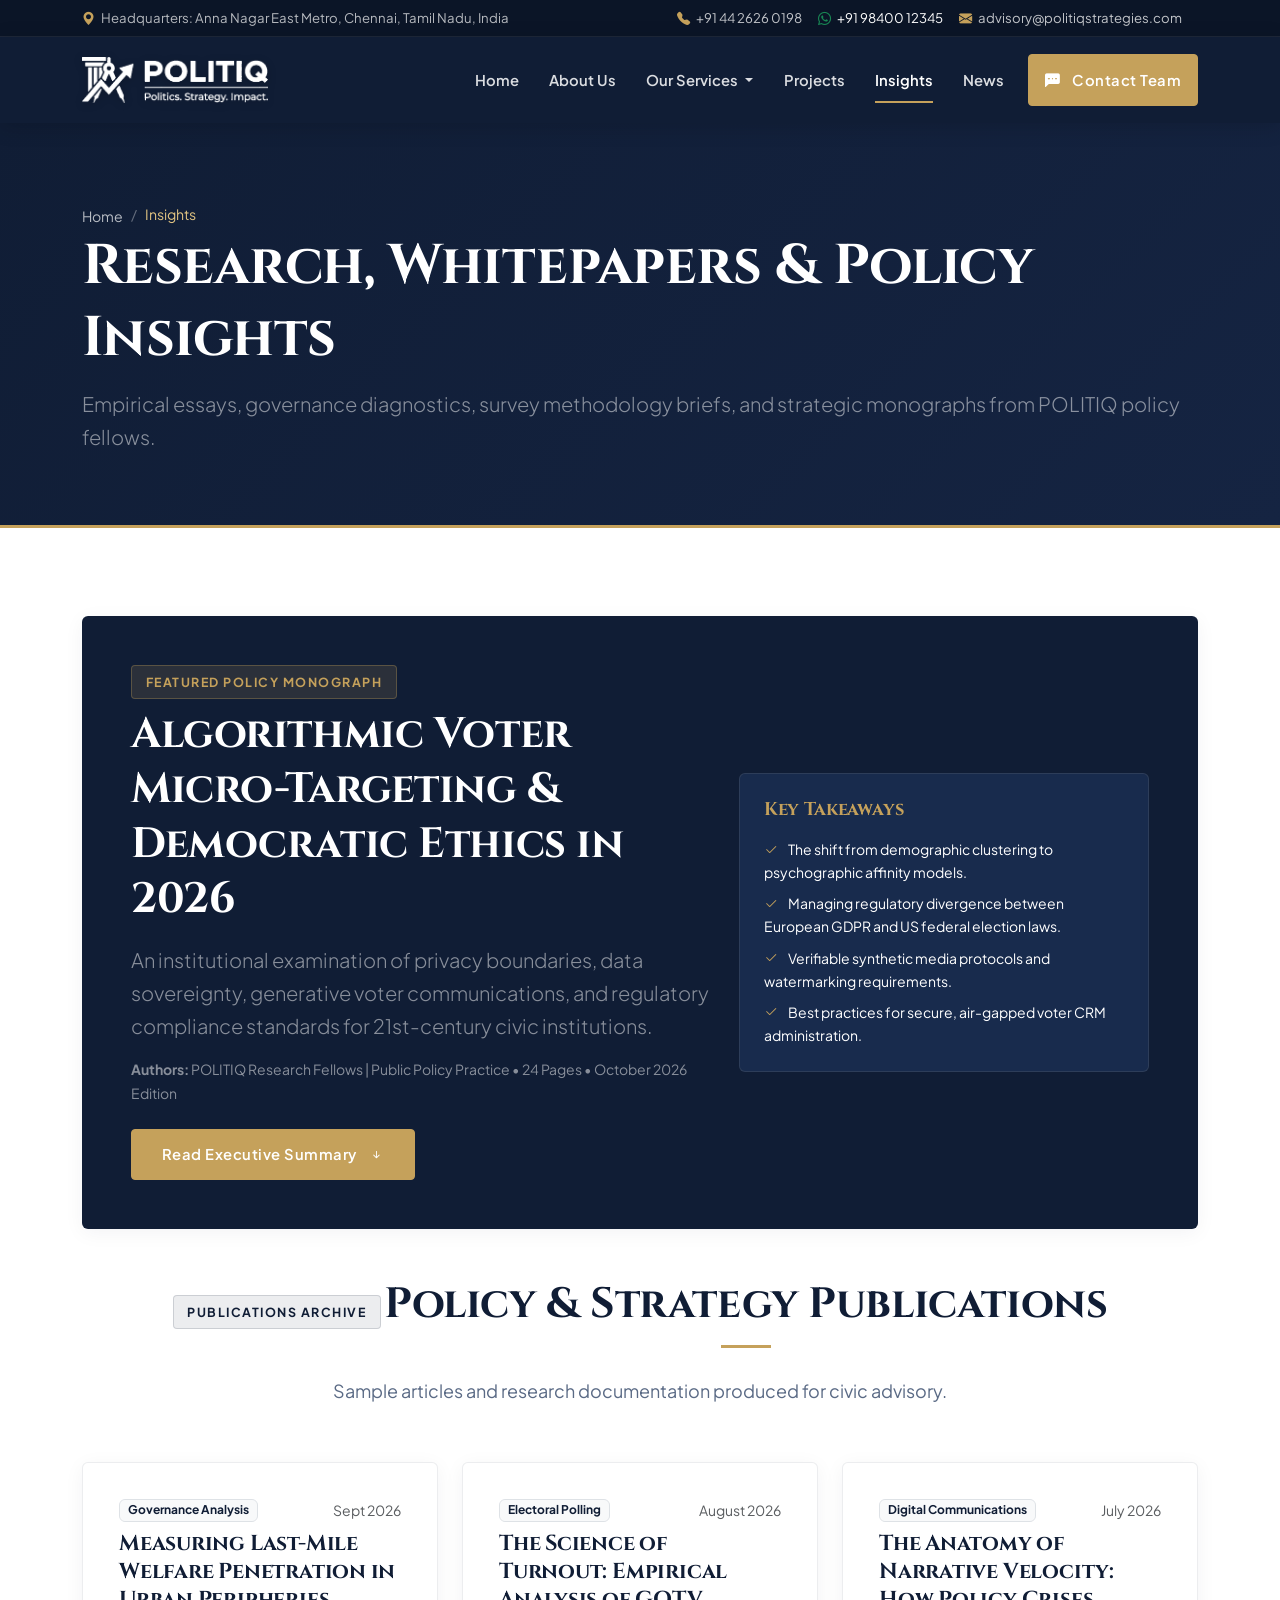
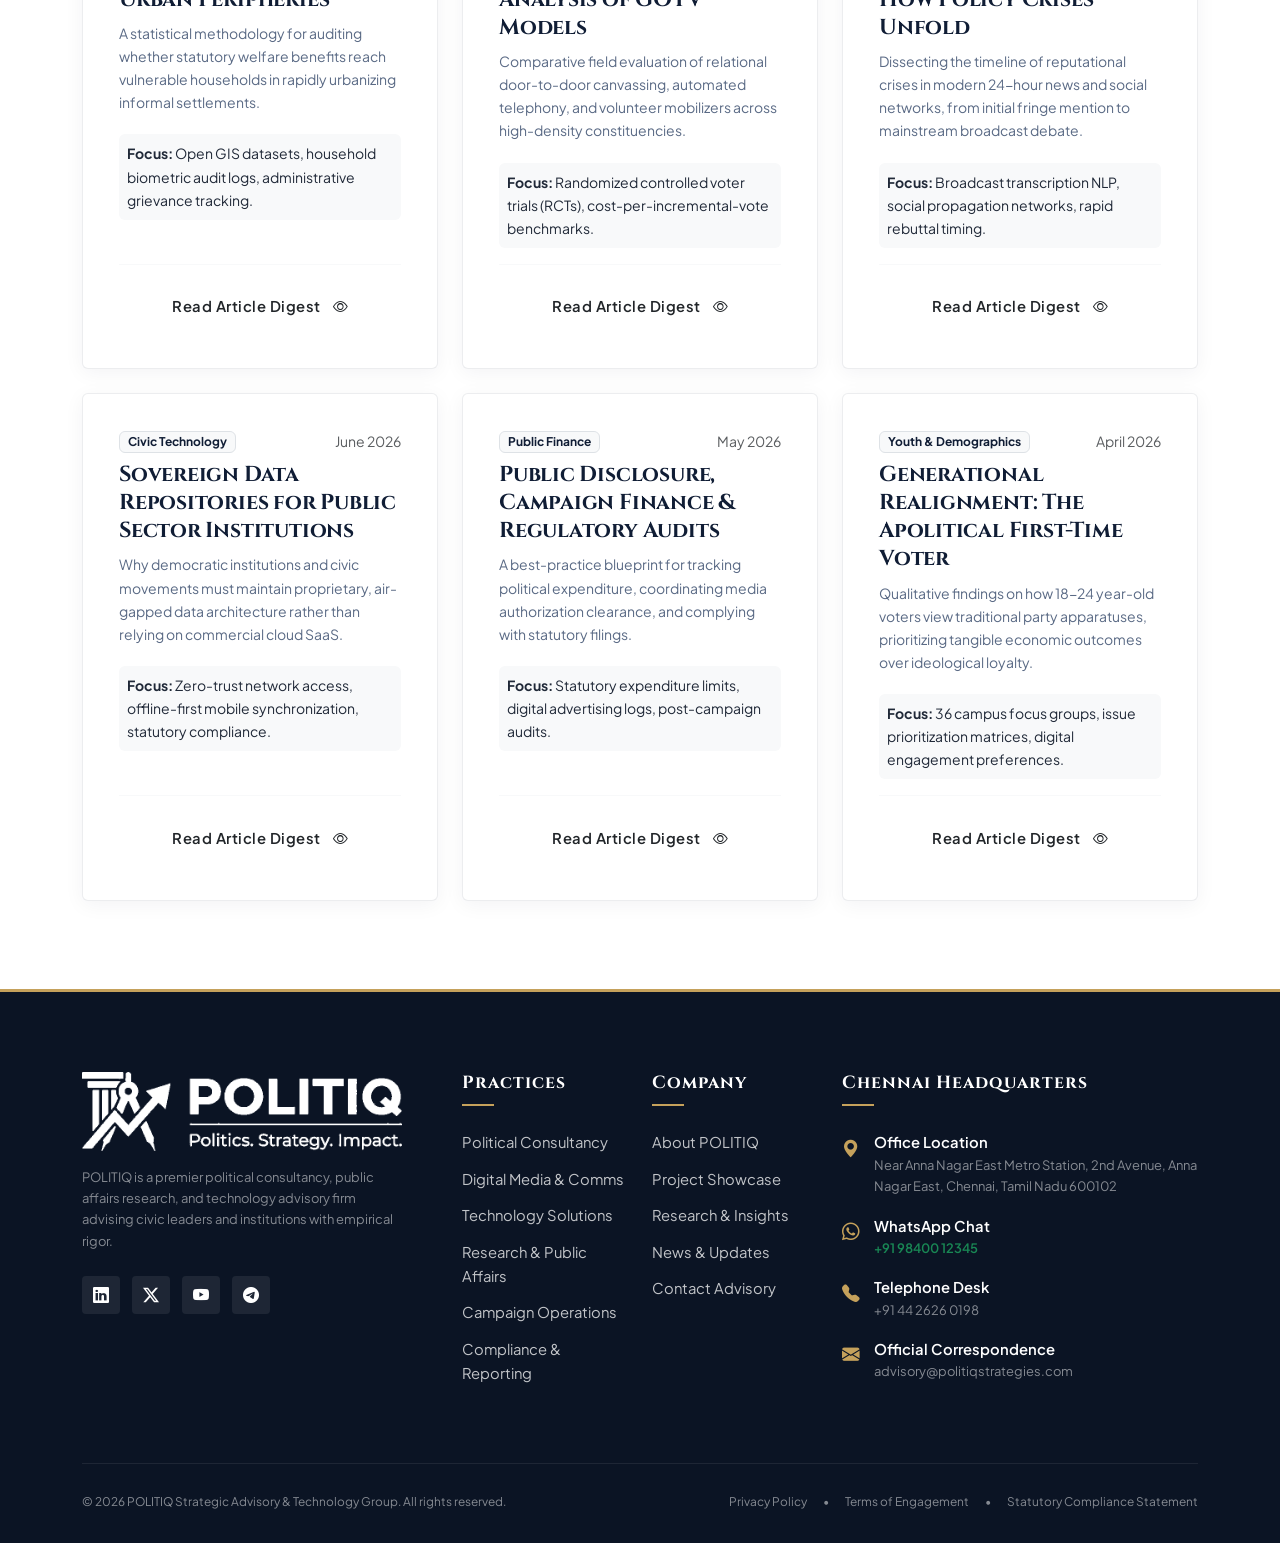
<file: insights.html>
﻿<!DOCTYPE html>
<html lang="en">
<head>
  <meta charset="UTF-8">
  <meta name="viewport" content="width=device-width, initial-scale=1.0">
  <title>Research & Insights | POLITIQ - Politics. Strategy. Impact.</title>
  <meta name="description" content="In-depth analysis, policy whitepapers, governance evaluations, and electoral research essays by POLITIQ researchers and strategists.">
  <link rel="icon" type="image/png" href="assets/images/favicon-badge.png">
  <link rel="apple-touch-icon" href="apple-touch-icon.png">
  <link rel="shortcut icon" href="favicon.ico">

  <!-- Google Fonts -->
  <link rel="preconnect" href="https://fonts.googleapis.com">
  <link rel="preconnect" href="https://fonts.gstatic.com" crossorigin>
  <link href="https://fonts.googleapis.com/css2?family=Cinzel:wght@500;600;700;800&family=Plus+Jakarta+Sans:wght@300;400;500;600;700;800&display=swap" rel="stylesheet">

  <!-- Bootstrap 5 CSS -->
  <link href="https://cdn.jsdelivr.net/npm/bootstrap@5.3.2/dist/css/bootstrap.min.css" rel="stylesheet">
  <!-- Bootstrap Icons -->
  <link rel="stylesheet" href="https://cdn.jsdelivr.net/npm/bootstrap-icons@1.11.2/font/bootstrap-icons.min.css">
  <!-- Custom CSS -->
  <link rel="stylesheet" href="assets/css/style.css">
</head>
<body>

  <!-- Topbar -->
  <header class="header-topbar d-none d-lg-block">
    <div class="container">
      <div class="d-flex justify-content-between align-items-center">
        <div class="topbar-left">
          <span><i class="bi bi-geo-alt-fill text-gold me-1"></i> Headquarters: Anna Nagar East Metro, Chennai, Tamil Nadu, India</span>
        </div>
        <div class="topbar-right d-flex align-items-center">
          <a href="tel:+914426260198" class="me-3"><i class="bi bi-telephone-fill text-gold me-1"></i> +91 44 2626 0198</a>
          <a href="https://wa.me/919840012345?text=Hello%20POLITIQ%20Advisory" target="_blank" rel="noopener" class="me-3 text-white"><i class="bi bi-whatsapp text-success me-1"></i> +91 98400 12345</a>
          <a href="mailto:advisory@politiqstrategies.com" class="me-3"><i class="bi bi-envelope-fill text-gold me-1"></i> advisory@politiqstrategies.com</a>
        </div>
      </div>
    </div>
  </header>

  <!-- Main Navigation -->
  <nav class="navbar navbar-expand-xl main-navbar" aria-label="Main Navigation">
    <div class="container">
      <a class="navbar-brand py-1" href="index.html">
        <img src="assets/images/logo-nav-white.png" alt="POLITIQ - Politics. Strategy. Impact.">
      </a>
      <button class="navbar-toggler" type="button" data-bs-toggle="collapse" data-bs-target="#politiqNav" aria-controls="politiqNav" aria-expanded="false" aria-label="Toggle navigation">
        <span class="navbar-toggler-icon"></span>
      </button>

      <div class="collapse navbar-collapse" id="politiqNav">
        <ul class="navbar-nav ms-auto mb-2 mb-xl-0 align-items-xl-center">
          <li class="nav-item"><a class="nav-link" href="index.html">Home</a></li>
          <li class="nav-item"><a class="nav-link" href="about.html">About Us</a></li>
          <li class="nav-item dropdown">
            <a class="nav-link dropdown-toggle" href="services.html" id="servicesDropdown" role="button" data-bs-toggle="dropdown" aria-expanded="false">
              Our Services
            </a>
            <ul class="dropdown-menu" aria-labelledby="servicesDropdown">
              <li><a class="dropdown-item" href="services.html"><i class="bi bi-grid-fill"></i> All Practice Areas</a></li>
              <li><hr class="dropdown-divider border-secondary opacity-25"></li>
              <li><a class="dropdown-item" href="political-consultancy.html"><i class="bi bi-bank2"></i> Political Consultancy</a></li>
              <li><a class="dropdown-item" href="digital-media.html"><i class="bi bi-megaphone-fill"></i> Digital Media & Comms</a></li>
              <li><a class="dropdown-item" href="technology.html"><i class="bi bi-cpu-fill"></i> Technology & Software</a></li>
              <li><a class="dropdown-item" href="research.html"><i class="bi bi-graph-up-arrow"></i> Research & Public Affairs</a></li>
              <li><a class="dropdown-item" href="campaign-operations.html"><i class="bi bi-diagram-3-fill"></i> Campaign & Field Operations</a></li>
            </ul>
          </li>
          <li class="nav-item"><a class="nav-link" href="projects.html">Projects</a></li>
          <li class="nav-item"><a class="nav-link active" href="insights.html">Insights</a></li>
          <li class="nav-item"><a class="nav-link" href="news.html">News</a></li>
          <li class="nav-item ms-xl-2">
            <a class="btn btn-gold btn-sm px-3" href="contact.html">
              <i class="bi bi-chat-left-dots-fill me-1"></i> Contact Team
            </a>
          </li>
        </ul>
      </div>
    </div>
  </nav>

  <!-- Page Header -->
  <section class="page-header">
    <div class="container">
      <nav aria-label="breadcrumb">
        <ol class="breadcrumb">
          <li class="breadcrumb-item"><a href="index.html">Home</a></li>
          <li class="breadcrumb-item active" aria-current="page">Insights</li>
        </ol>
      </nav>
      <h1 class="font-heading">Research, Whitepapers & Policy Insights</h1>
      <p class="lead text-white-50 max-w-700 mb-0">
        Empirical essays, governance diagnostics, survey methodology briefs, and strategic monographs from POLITIQ policy fellows.
      </p>
    </div>
  </section>

  <!-- Featured Lead Article -->
  <section class="section-padding bg-white">
    <div class="container">
      <div class="custom-card p-4 p-lg-5 bg-navy text-white mb-5">
        <div class="row align-items-center g-4">
          <div class="col-lg-7">
            <div class="badge-gold mb-2">Featured Policy Monograph</div>
            <h2 class="text-white font-heading mb-3">Algorithmic Voter Micro-Targeting & Democratic Ethics in 2026</h2>
            <p class="text-white-50 lead mb-3">
              An institutional examination of privacy boundaries, data sovereignty, generative voter communications, and regulatory compliance standards for 21st-century civic institutions.
            </p>
            <p class="small text-white-50 mb-4">
              <strong>Authors:</strong> POLITIQ Research Fellows | Public Policy Practice &bull; 24 Pages &bull; October 2026 Edition
            </p>
            <button class="btn btn-gold" data-bs-toggle="collapse" data-bs-target="#articleAbstract1" aria-expanded="false" aria-controls="articleAbstract1">
              Read Executive Summary <i class="bi bi-arrow-down-short ms-1"></i>
            </button>
          </div>
          <div class="col-lg-5">
            <div class="p-4 bg-navy-alt rounded border border-secondary border-opacity-25">
              <h5 class="text-gold font-heading mb-3">Key Takeaways</h5>
              <ul class="list-unstyled small mb-0">
                <li class="mb-2"><i class="bi bi-check2 text-gold me-2"></i> The shift from demographic clustering to psychographic affinity models.</li>
                <li class="mb-2"><i class="bi bi-check2 text-gold me-2"></i> Managing regulatory divergence between European GDPR and US federal election laws.</li>
                <li class="mb-2"><i class="bi bi-check2 text-gold me-2"></i> Verifiable synthetic media protocols and watermarking requirements.</li>
                <li><i class="bi bi-check2 text-gold me-2"></i> Best practices for secure, air-gapped voter CRM administration.</li>
              </ul>
            </div>
          </div>
        </div>

        <!-- Collapsible Abstract -->
        <div class="collapse mt-4 pt-4 border-top border-secondary border-opacity-25" id="articleAbstract1">
          <div class="p-3 bg-navy-alt rounded">
            <h5 class="text-gold font-heading">Executive Monograph Abstract</h5>
            <p class="small text-white-50">
              Modern political campaigns increasingly harness algorithmic synthesis to interpret fragmented electorates. As synthetic generation tools and predictive behavioral telemetry become standard equipment, civic institutions face twin imperatives: optimizing public persuasion while preserving democratic integrity.
            </p>
            <p class="small text-white-50">
              This monograph details our proprietary "Ethical Civic Persuasion Framework" (ECPF), demonstrating how campaigns can deploy data-driven targeting that enhances policy comprehension without resorting to deceptive manipulation or statutory violations.
            </p>
            <div class="d-flex gap-2">
              <a href="contact.html" class="btn btn-sm btn-outline-white"><i class="bi bi-download me-1"></i> Request Full PDF Monograph</a>
            </div>
          </div>
        </div>

      </div>

      <!-- Article Grid -->
      <div class="section-header text-center">
        <span class="badge-navy mb-2">Publications Archive</span>
        <h2 class="section-title">Policy & Strategy Publications</h2>
        <p class="section-desc">Sample articles and research documentation produced for civic advisory.</p>
      </div>

      <div class="row g-4">
        <!-- Article 1 -->
        <div class="col-md-6 col-lg-4">
          <div class="custom-card">
            <div class="card-body-custom">
              <div class="d-flex justify-content-between align-items-center mb-2">
                <span class="badge bg-light text-navy border">Governance Analysis</span>
                <span class="small text-muted">Sept 2026</span>
              </div>
              <h4 class="mb-2">Measuring Last-Mile Welfare Penetration in Urban Peripheries</h4>
              <p class="text-muted-custom small">
                A statistical methodology for auditing whether statutory welfare benefits reach vulnerable households in rapidly urbanizing informal settlements.
              </p>
              <div class="p-2 bg-light rounded small mb-3">
                <strong>Focus:</strong> Open GIS datasets, household biometric audit logs, administrative grievance tracking.
              </div>
              <div class="mt-auto pt-3 border-top border-light">
                <button class="btn btn-sm btn-outline-navy w-100" data-bs-toggle="modal" data-bs-target="#insightModal1">
                  Read Article Digest <i class="bi bi-eye ms-1"></i>
                </button>
              </div>
            </div>
          </div>
        </div>

        <!-- Article 2 -->
        <div class="col-md-6 col-lg-4">
          <div class="custom-card">
            <div class="card-body-custom">
              <div class="d-flex justify-content-between align-items-center mb-2">
                <span class="badge bg-light text-navy border">Electoral Polling</span>
                <span class="small text-muted">August 2026</span>
              </div>
              <h4 class="mb-2">The Science of Turnout: Empirical Analysis of GOTV Models</h4>
              <p class="text-muted-custom small">
                Comparative field evaluation of relational door-to-door canvassing, automated telephony, and volunteer mobilizers across high-density constituencies.
              </p>
              <div class="p-2 bg-light rounded small mb-3">
                <strong>Focus:</strong> Randomized controlled voter trials (RCTs), cost-per-incremental-vote benchmarks.
              </div>
              <div class="mt-auto pt-3 border-top border-light">
                <button class="btn btn-sm btn-outline-navy w-100" data-bs-toggle="modal" data-bs-target="#insightModal2">
                  Read Article Digest <i class="bi bi-eye ms-1"></i>
                </button>
              </div>
            </div>
          </div>
        </div>

        <!-- Article 3 -->
        <div class="col-md-6 col-lg-4">
          <div class="custom-card">
            <div class="card-body-custom">
              <div class="d-flex justify-content-between align-items-center mb-2">
                <span class="badge bg-light text-navy border">Digital Communications</span>
                <span class="small text-muted">July 2026</span>
              </div>
              <h4 class="mb-2">The Anatomy of Narrative Velocity: How Policy Crises Unfold</h4>
              <p class="text-muted-custom small">
                Dissecting the timeline of reputational crises in modern 24-hour news and social networks, from initial fringe mention to mainstream broadcast debate.
              </p>
              <div class="p-2 bg-light rounded small mb-3">
                <strong>Focus:</strong> Broadcast transcription NLP, social propagation networks, rapid rebuttal timing.
              </div>
              <div class="mt-auto pt-3 border-top border-light">
                <button class="btn btn-sm btn-outline-navy w-100" data-bs-toggle="modal" data-bs-target="#insightModal3">
                  Read Article Digest <i class="bi bi-eye ms-1"></i>
                </button>
              </div>
            </div>
          </div>
        </div>

        <!-- Article 4 -->
        <div class="col-md-6 col-lg-4">
          <div class="custom-card">
            <div class="card-body-custom">
              <div class="d-flex justify-content-between align-items-center mb-2">
                <span class="badge bg-light text-navy border">Civic Technology</span>
                <span class="small text-muted">June 2026</span>
              </div>
              <h4 class="mb-2">Sovereign Data Repositories for Public Sector Institutions</h4>
              <p class="text-muted-custom small">
                Why democratic institutions and civic movements must maintain proprietary, air-gapped data architecture rather than relying on commercial cloud SaaS.
              </p>
              <div class="p-2 bg-light rounded small mb-3">
                <strong>Focus:</strong> Zero-trust network access, offline-first mobile synchronization, statutory compliance.
              </div>
              <div class="mt-auto pt-3 border-top border-light">
                <button class="btn btn-sm btn-outline-navy w-100" data-bs-toggle="modal" data-bs-target="#insightModal4">
                  Read Article Digest <i class="bi bi-eye ms-1"></i>
                </button>
              </div>
            </div>
          </div>
        </div>

        <!-- Article 5 -->
        <div class="col-md-6 col-lg-4">
          <div class="custom-card">
            <div class="card-body-custom">
              <div class="d-flex justify-content-between align-items-center mb-2">
                <span class="badge bg-light text-navy border">Public Finance</span>
                <span class="small text-muted">May 2026</span>
              </div>
              <h4 class="mb-2">Public Disclosure, Campaign Finance & Regulatory Audits</h4>
              <p class="text-muted-custom small">
                A best-practice blueprint for tracking political expenditure, coordinating media authorization clearance, and complying with statutory filings.
              </p>
              <div class="p-2 bg-light rounded small mb-3">
                <strong>Focus:</strong> Statutory expenditure limits, digital advertising logs, post-campaign audits.
              </div>
              <div class="mt-auto pt-3 border-top border-light">
                <button class="btn btn-sm btn-outline-navy w-100" data-bs-toggle="modal" data-bs-target="#insightModal5">
                  Read Article Digest <i class="bi bi-eye ms-1"></i>
                </button>
              </div>
            </div>
          </div>
        </div>

        <!-- Article 6 -->
        <div class="col-md-6 col-lg-4">
          <div class="custom-card">
            <div class="card-body-custom">
              <div class="d-flex justify-content-between align-items-center mb-2">
                <span class="badge bg-light text-navy border">Youth & Demographics</span>
                <span class="small text-muted">April 2026</span>
              </div>
              <h4 class="mb-2">Generational Realignment: The Apolitical First-Time Voter</h4>
              <p class="text-muted-custom small">
                Qualitative findings on how 18-24 year-old voters view traditional party apparatuses, prioritizing tangible economic outcomes over ideological loyalty.
              </p>
              <div class="p-2 bg-light rounded small mb-3">
                <strong>Focus:</strong> 36 campus focus groups, issue prioritization matrices, digital engagement preferences.
              </div>
              <div class="mt-auto pt-3 border-top border-light">
                <button class="btn btn-sm btn-outline-navy w-100" data-bs-toggle="modal" data-bs-target="#insightModal6">
                  Read Article Digest <i class="bi bi-eye ms-1"></i>
                </button>
              </div>
            </div>
          </div>
        </div>

      </div>

    </div>
  </section>

  <!-- Modal Article Reader 1 -->
  <div class="modal fade" id="insightModal1" tabindex="-1" aria-labelledby="insightModal1Label" aria-hidden="true">
    <div class="modal-dialog modal-lg modal-dialog-centered modal-dialog-scrollable">
      <div class="modal-content">
        <div class="modal-header bg-navy text-white">
          <h5 class="modal-title font-heading" id="insightModal1Label">Measuring Last-Mile Welfare Penetration</h5>
          <button type="button" class="btn-close btn-close-white" data-bs-dismiss="modal" aria-label="Close"></button>
        </div>
        <div class="modal-body p-4">
          <div class="badge-gold mb-2">Research Monograph Brief</div>
          <h4 class="text-navy">Empirical Evaluation of Municipal Welfare Delivery Systems</h4>
          <p class="text-muted small">Published by POLITIQ Research Practice &bull; Sample Research Demonstration</p>
          <hr>
          <p>
            When municipal or state administrations roll out welfare initiatives—whether clean fuel subsidies, primary healthcare insurance, or vocational skill vouchers—the greatest hurdle is almost universally the "last-mile friction."
          </p>
          <p>
            Our researchers developed a localized spatial audit method combining satellite geospatial boundary maps with household verification surveys. By cross-referencing official disbursement logs against on-the-ground beneficiary confirmation across 1,200 micro-clusters, our methodology isolates exact bureaucratic bottlenecks, enabling targeted administrative remedies.
          </p>
          <div class="alert alert-light border p-3">
            <h6 class="text-navy fw-bold mb-1"><i class="bi bi-lightbulb-fill text-gold me-2"></i>Key Methodological Insight</h6>
            <p class="small text-muted mb-0">Biometric and digital disbursal alone do not guarantee beneficiary awareness; complementary localized public communication campaigns are critical to achieve full scheme absorption.</p>
          </div>
        </div>
        <div class="modal-footer bg-light">
          <button type="button" class="btn btn-secondary btn-sm" data-bs-dismiss="modal">Close</button>
          <a href="contact.html" class="btn btn-gold btn-sm">Request Full Research Paper</a>
        </div>
      </div>
    </div>
  </div>

  <!-- Modal Article Reader 2 -->
  <div class="modal fade" id="insightModal2" tabindex="-1" aria-labelledby="insightModal2Label" aria-hidden="true">
    <div class="modal-dialog modal-lg modal-dialog-centered modal-dialog-scrollable">
      <div class="modal-content">
        <div class="modal-header bg-navy text-white">
          <h5 class="modal-title font-heading" id="insightModal2Label">The Science of Turnout: GOTV Models</h5>
          <button type="button" class="btn-close btn-close-white" data-bs-dismiss="modal" aria-label="Close"></button>
        </div>
        <div class="modal-body p-4">
          <div class="badge-gold mb-2">Field Science Monograph</div>
          <h4 class="text-navy">Randomized Controlled Trials in Electoral Mobilization</h4>
          <p class="text-muted small">Published by POLITIQ Field Practice &bull; Sample Research Demonstration</p>
          <hr>
          <p>
            Get-Out-The-Vote (GOTV) initiatives often consume 30% to 40% of campaign operational budgets in the closing weeks of a race. Yet, until recently, few campaigns rigorously tested the comparative efficacy of distinct voter contact methods.
          </p>
          <p>
            Through multi-precinct randomized field trials, this study demonstrates that face-to-face canvassing conducted by trained local community members produces up to 4.2x greater net turnout lift compared to automated robocalls or broadcast SMS blasts.
          </p>
          <p>
            The findings emphasize the primacy of relational organizing and booth-level volunteer empowerment over impersonal mass digital broadcasts.
          </p>
        </div>
        <div class="modal-footer bg-light">
          <button type="button" class="btn btn-secondary btn-sm" data-bs-dismiss="modal">Close</button>
          <a href="contact.html" class="btn btn-gold btn-sm">Request Full Research Paper</a>
        </div>
      </div>
    </div>
  </div>

  <!-- Modal Article Reader 3 -->
  <div class="modal fade" id="insightModal3" tabindex="-1" aria-hidden="true">
    <div class="modal-dialog modal-lg modal-dialog-centered modal-dialog-scrollable">
      <div class="modal-content">
        <div class="modal-header bg-navy text-white">
          <h5 class="modal-title font-heading">The Anatomy of Narrative Velocity</h5>
          <button type="button" class="btn-close btn-close-white" data-bs-dismiss="modal" aria-label="Close"></button>
        </div>
        <div class="modal-body p-4">
          <div class="badge-gold mb-2">Communications Research</div>
          <h4 class="text-navy">Crisis Propagation Dynamics in Modern Media</h4>
          <hr>
          <p>
            In the modern media environment, public controversies do not emerge in a vacuum. They follow distinct viral propagation curves from anonymous forum speculation to algorithm-driven social surges, and ultimately to national television prime-time broadcasts.
          </p>
          <p>
            Our analysis shows that any campaign response delivered past the 45-minute mark of a digital surge suffers a 70% decrease in audience penetration, allowing the opposing framing to solidify into perceived truth.
          </p>
        </div>
        <div class="modal-footer bg-light">
          <button type="button" class="btn btn-secondary btn-sm" data-bs-dismiss="modal">Close</button>
          <a href="contact.html" class="btn btn-gold btn-sm">Inquire on Crisis War Rooms</a>
        </div>
      </div>
    </div>
  </div>

  <!-- Generic Modal Fallback for 4, 5, 6 -->
  <div class="modal fade" id="insightModal4" tabindex="-1" aria-hidden="true">
    <div class="modal-dialog modal-lg modal-dialog-centered">
      <div class="modal-content">
        <div class="modal-header bg-navy text-white"><h5 class="modal-title font-heading">Sovereign Data Repositories</h5><button type="button" class="btn-close btn-close-white" data-bs-dismiss="modal"></button></div>
        <div class="modal-body p-4"><p>Detailed paper exploring zero-trust architecture, encrypted voter CRM, and digital privacy compliance for high-profile civic organizations. Available upon verified academic or institutional request.</p></div>
        <div class="modal-footer bg-light"><button type="button" class="btn btn-secondary btn-sm" data-bs-dismiss="modal">Close</button></div>
      </div>
    </div>
  </div>
  <div class="modal fade" id="insightModal5" tabindex="-1" aria-hidden="true">
    <div class="modal-dialog modal-lg modal-dialog-centered">
      <div class="modal-content">
        <div class="modal-header bg-navy text-white"><h5 class="modal-title font-heading">Public Disclosure & Regulatory Audits</h5><button type="button" class="btn-close btn-close-white" data-bs-dismiss="modal"></button></div>
        <div class="modal-body p-4"><p>Comprehensive handbook on election expenditure documentation, media advertising authorization, and post-campaign statutory disclosure procedures.</p></div>
        <div class="modal-footer bg-light"><button type="button" class="btn btn-secondary btn-sm" data-bs-dismiss="modal">Close</button></div>
      </div>
    </div>
  </div>
  <div class="modal fade" id="insightModal6" tabindex="-1" aria-hidden="true">
    <div class="modal-dialog modal-lg modal-dialog-centered">
      <div class="modal-content">
        <div class="modal-header bg-navy text-white"><h5 class="modal-title font-heading">The Apolitical First-Time Voter</h5><button type="button" class="btn-close btn-close-white" data-bs-dismiss="modal"></button></div>
        <div class="modal-body p-4"><p>Comprehensive qualitative research paper detailing youth voter aspirations, digital communications consumption, and civic engagement patterns across competitive university hubs.</p></div>
        <div class="modal-footer bg-light"><button type="button" class="btn btn-secondary btn-sm" data-bs-dismiss="modal">Close</button></div>
      </div>
    </div>
  </div>

  <!-- Site Footer -->
  <footer class="site-footer">
    <div class="container">
      <div class="row g-4">
        <div class="col-lg-4 pe-lg-5">
          <div class="mb-3">
            <img src="assets/images/logo-nav-white.png" alt="POLITIQ Logo" height="42">
          </div>
          <p class="small text-white-50 mb-4">
            POLITIQ is a premier political consultancy, public affairs research, and technology advisory firm advising civic leaders and institutions with empirical rigor.
          </p>
          <div class="social-links-group">
            <a href="https://linkedin.com" target="_blank" rel="noopener" class="social-icon-btn" aria-label="LinkedIn"><i class="bi bi-linkedin"></i></a>
            <a href="https://twitter.com" target="_blank" rel="noopener" class="social-icon-btn" aria-label="Twitter"><i class="bi bi-twitter-x"></i></a>
            <a href="https://youtube.com" target="_blank" rel="noopener" class="social-icon-btn" aria-label="YouTube"><i class="bi bi-youtube"></i></a>
            <a href="https://telegram.org" target="_blank" rel="noopener" class="social-icon-btn" aria-label="Telegram"><i class="bi bi-telegram"></i></a>
          </div>
        </div>

        <div class="col-sm-6 col-lg-2">
          <h5>Practices</h5>
          <ul class="footer-links">
            <li><a href="political-consultancy.html">Political Consultancy</a></li>
            <li><a href="digital-media.html">Digital Media & Comms</a></li>
            <li><a href="technology.html">Technology Solutions</a></li>
            <li><a href="research.html">Research & Public Affairs</a></li>
            <li><a href="campaign-operations.html">Campaign Operations</a></li>
            <li><a href="services.html">Compliance & Reporting</a></li>
          </ul>
        </div>

        <div class="col-sm-6 col-lg-2">
          <h5>Company</h5>
          <ul class="footer-links">
            <li><a href="about.html">About POLITIQ</a></li>
            <li><a href="projects.html">Project Showcase</a></li>
            <li><a href="insights.html">Research & Insights</a></li>
            <li><a href="news.html">News & Updates</a></li>
            <li><a href="contact.html">Contact Advisory</a></li>
          </ul>
        </div>

        <div class="col-lg-4">
          <h5>Chennai Headquarters</h5>
          <div class="footer-contact-item">
            <i class="bi bi-geo-alt-fill"></i>
            <div>
              <div class="fw-semibold text-white">Office Location</div>
              <div class="text-white-50 small">Near Anna Nagar East Metro Station, 2nd Avenue, Anna Nagar East, Chennai, Tamil Nadu 600102</div>
            </div>
          </div>
          <div class="footer-contact-item">
            <i class="bi bi-whatsapp"></i>
            <div>
              <div class="fw-semibold text-white">WhatsApp Chat</div>
              <div class="text-white-50 small"><a href="https://wa.me/919840012345" class="text-success fw-semibold">+91 98400 12345</a></div>
            </div>
          </div>
          <div class="footer-contact-item">
            <i class="bi bi-telephone-fill"></i>
            <div>
              <div class="fw-semibold text-white">Telephone Desk</div>
              <div class="text-white-50 small">+91 44 2626 0198</div>
            </div>
          </div>
          <div class="footer-contact-item">
            <i class="bi bi-envelope-fill"></i>
            <div>
              <div class="fw-semibold text-white">Official Correspondence</div>
              <div class="text-white-50 small">advisory@politiqstrategies.com</div>
            </div>
          </div>
        </div>
      </div>
<div class="footer-bottom d-flex flex-column flex-md-row justify-content-between align-items-center gap-3">
        <p class="mb-0 text-white-50 small">
          &copy; 2026 POLITIQ Strategic Advisory & Technology Group. All rights reserved.
        </p>
        <div class="d-flex gap-3 small">
          <a href="privacy-policy.html" class="text-white-50">Privacy Policy</a>
          <span class="text-white-50">&bull;</span>
          <a href="privacy-policy.html#terms" class="text-white-50">Terms of Engagement</a>
          <span class="text-white-50">&bull;</span>
          <a href="privacy-policy.html#compliance" class="text-white-50">Statutory Compliance Statement</a>
        </div>
      </div>
    </div>
  </footer>

  <!-- Back to Top Button -->
  <button id="backToTopBtn" class="back-to-top" aria-label="Back to Top">
    <i class="bi bi-arrow-up"></i>
  </button>

  <!-- Bootstrap 5 Bundle JS -->
  <script src="https://cdn.jsdelivr.net/npm/bootstrap@5.3.2/dist/js/bootstrap.bundle.min.js"></script>
  <!-- Custom JS -->
  <script src="assets/js/script.js"></script>
</body>
</html>
</file>
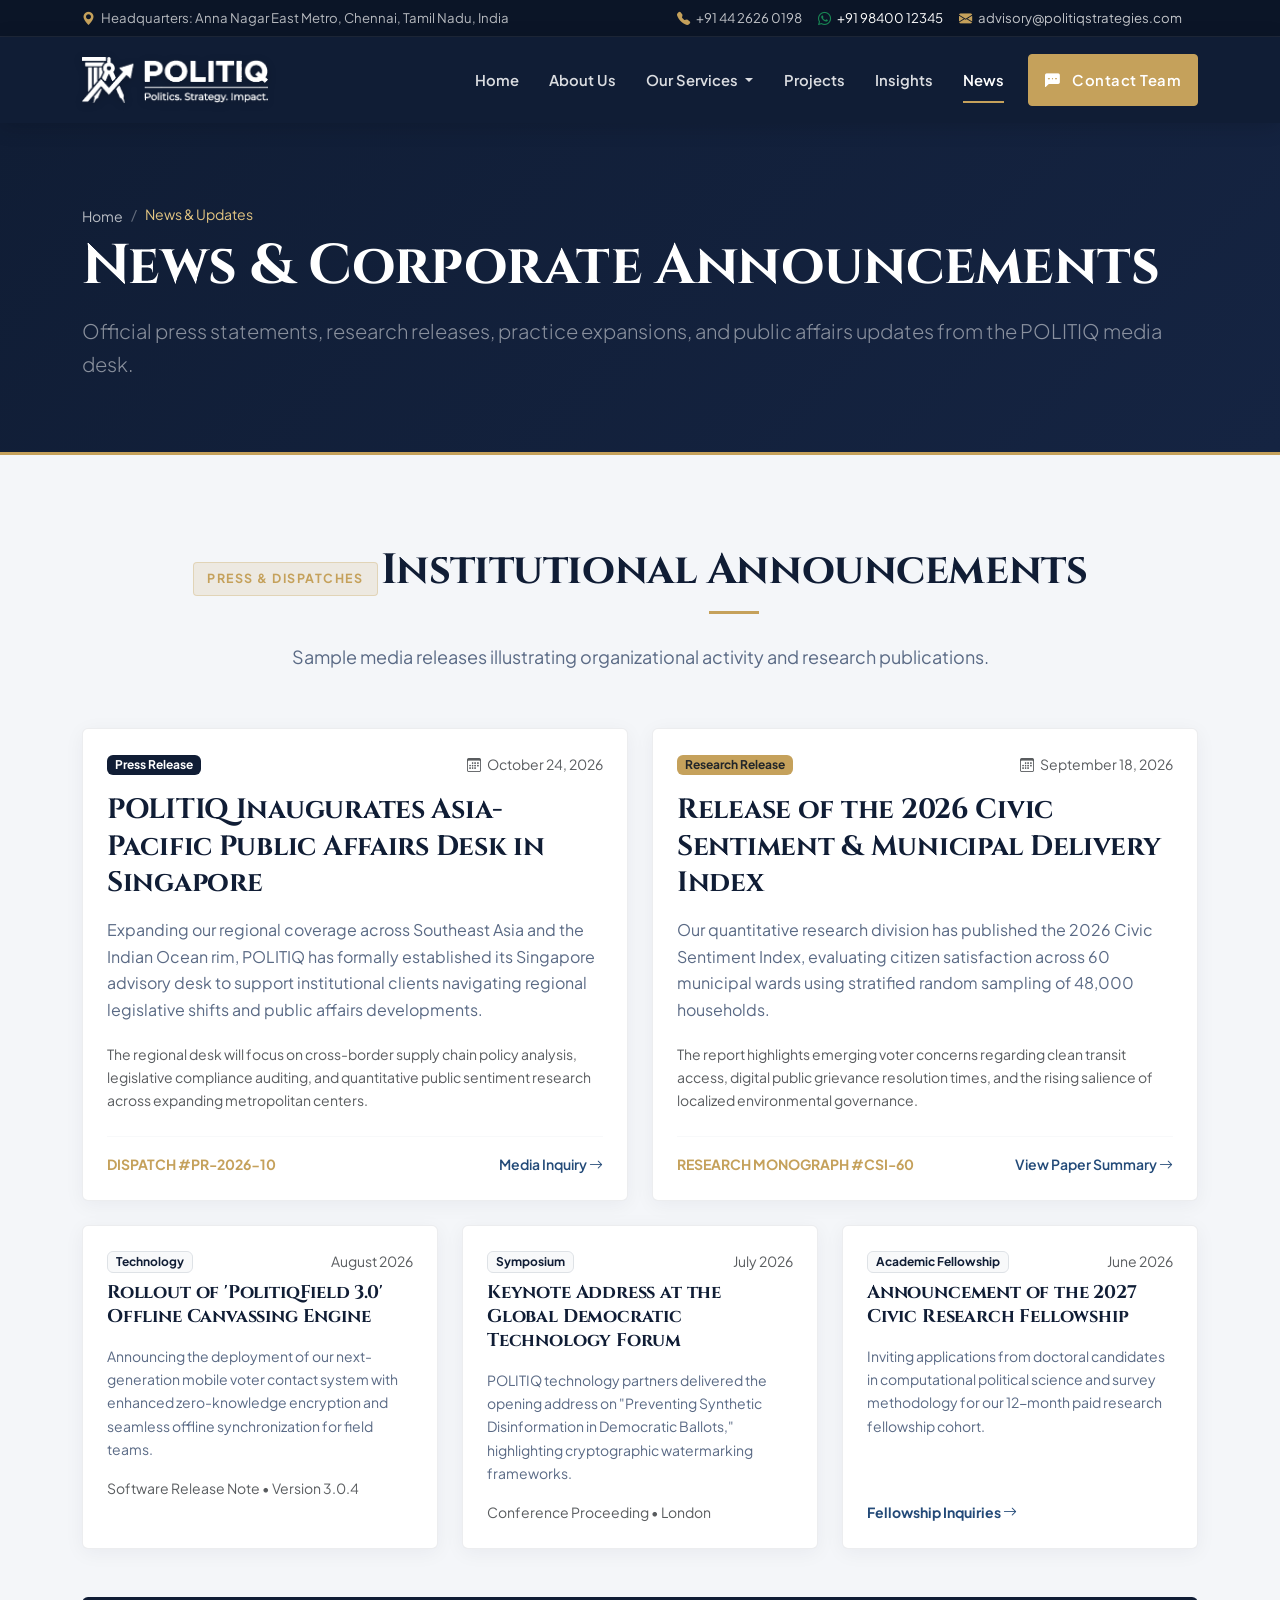
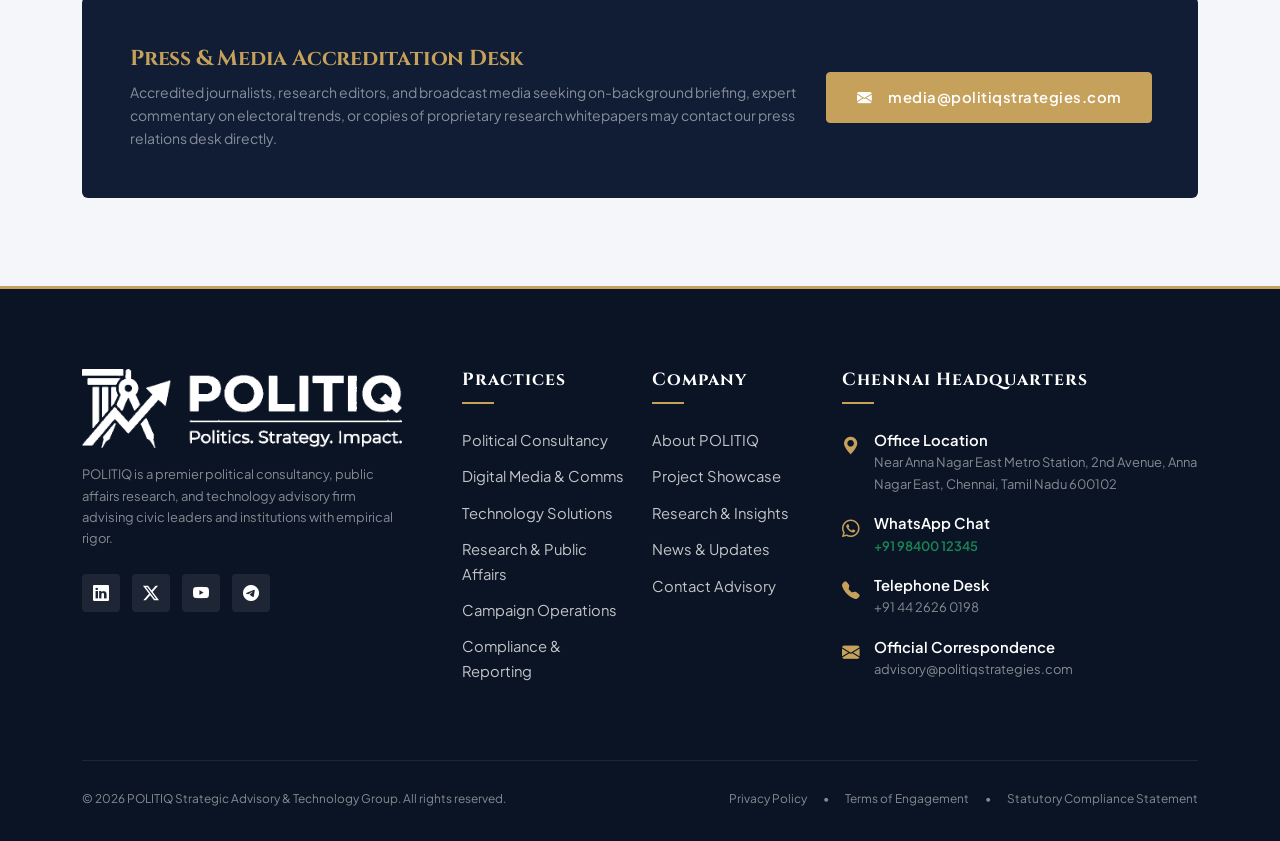
<file: news.html>
﻿<!DOCTYPE html>
<html lang="en">
<head>
  <meta charset="UTF-8">
  <meta name="viewport" content="width=device-width, initial-scale=1.0">
  <title>News & Institutional Updates | POLITIQ - Politics. Strategy. Impact.</title>
  <meta name="description" content="Latest announcements, institutional releases, research milestones, and upcoming events from POLITIQ Strategic Advisory.">
  <link rel="icon" type="image/png" href="assets/images/favicon-badge.png">
  <link rel="apple-touch-icon" href="apple-touch-icon.png">
  <link rel="shortcut icon" href="favicon.ico">

  <!-- Google Fonts -->
  <link rel="preconnect" href="https://fonts.googleapis.com">
  <link rel="preconnect" href="https://fonts.gstatic.com" crossorigin>
  <link href="https://fonts.googleapis.com/css2?family=Cinzel:wght@500;600;700;800&family=Plus+Jakarta+Sans:wght@300;400;500;600;700;800&display=swap" rel="stylesheet">

  <!-- Bootstrap 5 CSS -->
  <link href="https://cdn.jsdelivr.net/npm/bootstrap@5.3.2/dist/css/bootstrap.min.css" rel="stylesheet">
  <!-- Bootstrap Icons -->
  <link rel="stylesheet" href="https://cdn.jsdelivr.net/npm/bootstrap-icons@1.11.2/font/bootstrap-icons.min.css">
  <!-- Custom CSS -->
  <link rel="stylesheet" href="assets/css/style.css">
</head>
<body>

  <!-- Topbar -->
  <header class="header-topbar d-none d-lg-block">
    <div class="container">
      <div class="d-flex justify-content-between align-items-center">
        <div class="topbar-left">
          <span><i class="bi bi-geo-alt-fill text-gold me-1"></i> Headquarters: Anna Nagar East Metro, Chennai, Tamil Nadu, India</span>
        </div>
        <div class="topbar-right d-flex align-items-center">
          <a href="tel:+914426260198" class="me-3"><i class="bi bi-telephone-fill text-gold me-1"></i> +91 44 2626 0198</a>
          <a href="https://wa.me/919840012345?text=Hello%20POLITIQ%20Advisory" target="_blank" rel="noopener" class="me-3 text-white"><i class="bi bi-whatsapp text-success me-1"></i> +91 98400 12345</a>
          <a href="mailto:advisory@politiqstrategies.com" class="me-3"><i class="bi bi-envelope-fill text-gold me-1"></i> advisory@politiqstrategies.com</a>
        </div>
      </div>
    </div>
  </header>

  <!-- Main Navigation -->
  <nav class="navbar navbar-expand-xl main-navbar" aria-label="Main Navigation">
    <div class="container">
      <a class="navbar-brand py-1" href="index.html">
        <img src="assets/images/logo-nav-white.png" alt="POLITIQ - Politics. Strategy. Impact.">
      </a>
      <button class="navbar-toggler" type="button" data-bs-toggle="collapse" data-bs-target="#politiqNav" aria-controls="politiqNav" aria-expanded="false" aria-label="Toggle navigation">
        <span class="navbar-toggler-icon"></span>
      </button>

      <div class="collapse navbar-collapse" id="politiqNav">
        <ul class="navbar-nav ms-auto mb-2 mb-xl-0 align-items-xl-center">
          <li class="nav-item"><a class="nav-link" href="index.html">Home</a></li>
          <li class="nav-item"><a class="nav-link" href="about.html">About Us</a></li>
          <li class="nav-item dropdown">
            <a class="nav-link dropdown-toggle" href="services.html" id="servicesDropdown" role="button" data-bs-toggle="dropdown" aria-expanded="false">
              Our Services
            </a>
            <ul class="dropdown-menu" aria-labelledby="servicesDropdown">
              <li><a class="dropdown-item" href="services.html"><i class="bi bi-grid-fill"></i> All Practice Areas</a></li>
              <li><hr class="dropdown-divider border-secondary opacity-25"></li>
              <li><a class="dropdown-item" href="political-consultancy.html"><i class="bi bi-bank2"></i> Political Consultancy</a></li>
              <li><a class="dropdown-item" href="digital-media.html"><i class="bi bi-megaphone-fill"></i> Digital Media & Comms</a></li>
              <li><a class="dropdown-item" href="technology.html"><i class="bi bi-cpu-fill"></i> Technology & Software</a></li>
              <li><a class="dropdown-item" href="research.html"><i class="bi bi-graph-up-arrow"></i> Research & Public Affairs</a></li>
              <li><a class="dropdown-item" href="campaign-operations.html"><i class="bi bi-diagram-3-fill"></i> Campaign & Field Operations</a></li>
            </ul>
          </li>
          <li class="nav-item"><a class="nav-link" href="projects.html">Projects</a></li>
          <li class="nav-item"><a class="nav-link" href="insights.html">Insights</a></li>
          <li class="nav-item"><a class="nav-link active" href="news.html">News</a></li>
          <li class="nav-item ms-xl-2">
            <a class="btn btn-gold btn-sm px-3" href="contact.html">
              <i class="bi bi-chat-left-dots-fill me-1"></i> Contact Team
            </a>
          </li>
        </ul>
      </div>
    </div>
  </nav>

  <!-- Page Header -->
  <section class="page-header">
    <div class="container">
      <nav aria-label="breadcrumb">
        <ol class="breadcrumb">
          <li class="breadcrumb-item"><a href="index.html">Home</a></li>
          <li class="breadcrumb-item active" aria-current="page">News & Updates</li>
        </ol>
      </nav>
      <h1 class="font-heading">News & Corporate Announcements</h1>
      <p class="lead text-white-50 max-w-700 mb-0">
        Official press statements, research releases, practice expansions, and public affairs updates from the POLITIQ media desk.
      </p>
    </div>
  </section>

  <!-- News Section -->
  <section class="section-padding bg-surface">
    <div class="container">
      <div class="section-header text-center">
        <span class="badge-gold mb-2">Press & Dispatches</span>
        <h2 class="section-title">Institutional Announcements</h2>
        <p class="section-desc">Sample media releases illustrating organizational activity and research publications.</p>
      </div>

      <div class="row g-4 mb-5">
        <!-- News Item 1 -->
        <div class="col-lg-6">
          <div class="custom-card p-4 h-100">
            <div class="d-flex justify-content-between align-items-center mb-3">
              <span class="badge bg-navy text-white">Press Release</span>
              <span class="small text-muted"><i class="bi bi-calendar3 me-1"></i> October 24, 2026</span>
            </div>
            <h3 class="mb-3">POLITIQ Inaugurates Asia-Pacific Public Affairs Desk in Singapore</h3>
            <p class="text-muted-custom">
              Expanding our regional coverage across Southeast Asia and the Indian Ocean rim, POLITIQ has formally established its Singapore advisory desk to support institutional clients navigating regional legislative shifts and public affairs developments.
            </p>
            <p class="small text-muted mb-4">
              The regional desk will focus on cross-border supply chain policy analysis, legislative compliance auditing, and quantitative public sentiment research across expanding metropolitan centers.
            </p>
            <div class="mt-auto d-flex justify-content-between align-items-center pt-3 border-top border-light">
              <span class="text-gold fw-bold small">DISPATCH #PR-2026-10</span>
              <a href="contact.html" class="fw-semibold text-royal small">Media Inquiry <i class="bi bi-arrow-right"></i></a>
            </div>
          </div>
        </div>

        <!-- News Item 2 -->
        <div class="col-lg-6">
          <div class="custom-card p-4 h-100">
            <div class="d-flex justify-content-between align-items-center mb-3">
              <span class="badge bg-gold text-dark">Research Release</span>
              <span class="small text-muted"><i class="bi bi-calendar3 me-1"></i> September 18, 2026</span>
            </div>
            <h3 class="mb-3">Release of the 2026 Civic Sentiment & Municipal Delivery Index</h3>
            <p class="text-muted-custom">
              Our quantitative research division has published the 2026 Civic Sentiment Index, evaluating citizen satisfaction across 60 municipal wards using stratified random sampling of 48,000 households.
            </p>
            <p class="small text-muted mb-4">
              The report highlights emerging voter concerns regarding clean transit access, digital public grievance resolution times, and the rising salience of localized environmental governance.
            </p>
            <div class="mt-auto d-flex justify-content-between align-items-center pt-3 border-top border-light">
              <span class="text-gold fw-bold small">RESEARCH MONOGRAPH #CSI-60</span>
              <a href="insights.html" class="fw-semibold text-royal small">View Paper Summary <i class="bi bi-arrow-right"></i></a>
            </div>
          </div>
        </div>

        <!-- News Item 3 -->
        <div class="col-md-6 col-lg-4">
          <div class="custom-card p-4">
            <div class="d-flex justify-content-between align-items-center mb-2">
              <span class="badge bg-light text-navy border">Technology</span>
              <span class="small text-muted">August 2026</span>
            </div>
            <h5>Rollout of 'PolitiqField 3.0' Offline Canvassing Engine</h5>
            <p class="text-muted-custom small mb-3">
              Announcing the deployment of our next-generation mobile voter contact system with enhanced zero-knowledge encryption and seamless offline synchronization for field teams.
            </p>
            <span class="small text-muted">Software Release Note &bull; Version 3.0.4</span>
          </div>
        </div>

        <!-- News Item 4 -->
        <div class="col-md-6 col-lg-4">
          <div class="custom-card p-4">
            <div class="d-flex justify-content-between align-items-center mb-2">
              <span class="badge bg-light text-navy border">Symposium</span>
              <span class="small text-muted">July 2026</span>
            </div>
            <h5>Keynote Address at the Global Democratic Technology Forum</h5>
            <p class="text-muted-custom small mb-3">
              POLITIQ technology partners delivered the opening address on "Preventing Synthetic Disinformation in Democratic Ballots," highlighting cryptographic watermarking frameworks.
            </p>
            <span class="small text-muted">Conference Proceeding &bull; London</span>
          </div>
        </div>

        <!-- News Item 5 -->
        <div class="col-md-6 col-lg-4">
          <div class="custom-card p-4">
            <div class="card-body-custom p-0">
              <div class="d-flex justify-content-between align-items-center mb-2">
                <span class="badge bg-light text-navy border">Academic Fellowship</span>
                <span class="small text-muted">June 2026</span>
              </div>
              <h5>Announcement of the 2027 Civic Research Fellowship</h5>
              <p class="text-muted-custom small mb-3">
                Inviting applications from doctoral candidates in computational political science and survey methodology for our 12-month paid research fellowship cohort.
              </p>
              <a href="contact.html" class="fw-bold text-royal small mt-auto">Fellowship Inquiries <i class="bi bi-arrow-right"></i></a>
            </div>
          </div>
        </div>
      </div>

      <!-- Media Accreditation & Contact Box -->
      <div class="p-4 p-md-5 bg-navy text-white rounded">
        <div class="row align-items-center g-4">
          <div class="col-lg-8">
            <h4 class="text-gold font-heading mb-2">Press & Media Accreditation Desk</h4>
            <p class="text-white-50 small mb-0">
              Accredited journalists, research editors, and broadcast media seeking on-background briefing, expert commentary on electoral trends, or copies of proprietary research whitepapers may contact our press relations desk directly.
            </p>
          </div>
          <div class="col-lg-4 text-lg-end">
            <a href="mailto:media@politiqstrategies.com" class="btn btn-gold">
              <i class="bi bi-envelope-fill me-2"></i> media@politiqstrategies.com
            </a>
          </div>
        </div>
      </div>

    </div>
  </section>

  <!-- Site Footer -->
  <footer class="site-footer">
    <div class="container">
      <div class="row g-4">
        <div class="col-lg-4 pe-lg-5">
          <div class="mb-3">
            <img src="assets/images/logo-nav-white.png" alt="POLITIQ Logo" height="42">
          </div>
          <p class="small text-white-50 mb-4">
            POLITIQ is a premier political consultancy, public affairs research, and technology advisory firm advising civic leaders and institutions with empirical rigor.
          </p>
          <div class="social-links-group">
            <a href="https://linkedin.com" target="_blank" rel="noopener" class="social-icon-btn" aria-label="LinkedIn"><i class="bi bi-linkedin"></i></a>
            <a href="https://twitter.com" target="_blank" rel="noopener" class="social-icon-btn" aria-label="Twitter"><i class="bi bi-twitter-x"></i></a>
            <a href="https://youtube.com" target="_blank" rel="noopener" class="social-icon-btn" aria-label="YouTube"><i class="bi bi-youtube"></i></a>
            <a href="https://telegram.org" target="_blank" rel="noopener" class="social-icon-btn" aria-label="Telegram"><i class="bi bi-telegram"></i></a>
          </div>
        </div>

        <div class="col-sm-6 col-lg-2">
          <h5>Practices</h5>
          <ul class="footer-links">
            <li><a href="political-consultancy.html">Political Consultancy</a></li>
            <li><a href="digital-media.html">Digital Media & Comms</a></li>
            <li><a href="technology.html">Technology Solutions</a></li>
            <li><a href="research.html">Research & Public Affairs</a></li>
            <li><a href="campaign-operations.html">Campaign Operations</a></li>
            <li><a href="services.html">Compliance & Reporting</a></li>
          </ul>
        </div>

        <div class="col-sm-6 col-lg-2">
          <h5>Company</h5>
          <ul class="footer-links">
            <li><a href="about.html">About POLITIQ</a></li>
            <li><a href="projects.html">Project Showcase</a></li>
            <li><a href="insights.html">Research & Insights</a></li>
            <li><a href="news.html">News & Updates</a></li>
            <li><a href="contact.html">Contact Advisory</a></li>
          </ul>
        </div>

        <div class="col-lg-4">
          <h5>Chennai Headquarters</h5>
          <div class="footer-contact-item">
            <i class="bi bi-geo-alt-fill"></i>
            <div>
              <div class="fw-semibold text-white">Office Location</div>
              <div class="text-white-50 small">Near Anna Nagar East Metro Station, 2nd Avenue, Anna Nagar East, Chennai, Tamil Nadu 600102</div>
            </div>
          </div>
          <div class="footer-contact-item">
            <i class="bi bi-whatsapp"></i>
            <div>
              <div class="fw-semibold text-white">WhatsApp Chat</div>
              <div class="text-white-50 small"><a href="https://wa.me/919840012345" class="text-success fw-semibold">+91 98400 12345</a></div>
            </div>
          </div>
          <div class="footer-contact-item">
            <i class="bi bi-telephone-fill"></i>
            <div>
              <div class="fw-semibold text-white">Telephone Desk</div>
              <div class="text-white-50 small">+91 44 2626 0198</div>
            </div>
          </div>
          <div class="footer-contact-item">
            <i class="bi bi-envelope-fill"></i>
            <div>
              <div class="fw-semibold text-white">Official Correspondence</div>
              <div class="text-white-50 small">advisory@politiqstrategies.com</div>
            </div>
          </div>
        </div>
      </div>
<div class="footer-bottom d-flex flex-column flex-md-row justify-content-between align-items-center gap-3">
        <p class="mb-0 text-white-50 small">
          &copy; 2026 POLITIQ Strategic Advisory & Technology Group. All rights reserved.
        </p>
        <div class="d-flex gap-3 small">
          <a href="privacy-policy.html" class="text-white-50">Privacy Policy</a>
          <span class="text-white-50">&bull;</span>
          <a href="privacy-policy.html#terms" class="text-white-50">Terms of Engagement</a>
          <span class="text-white-50">&bull;</span>
          <a href="privacy-policy.html#compliance" class="text-white-50">Statutory Compliance Statement</a>
        </div>
      </div>
    </div>
  </footer>

  <!-- Back to Top Button -->
  <button id="backToTopBtn" class="back-to-top" aria-label="Back to Top">
    <i class="bi bi-arrow-up"></i>
  </button>

  <!-- Bootstrap 5 Bundle JS -->
  <script src="https://cdn.jsdelivr.net/npm/bootstrap@5.3.2/dist/js/bootstrap.bundle.min.js"></script>
  <!-- Custom JS -->
  <script src="assets/js/script.js"></script>
</body>
</html>
</file>
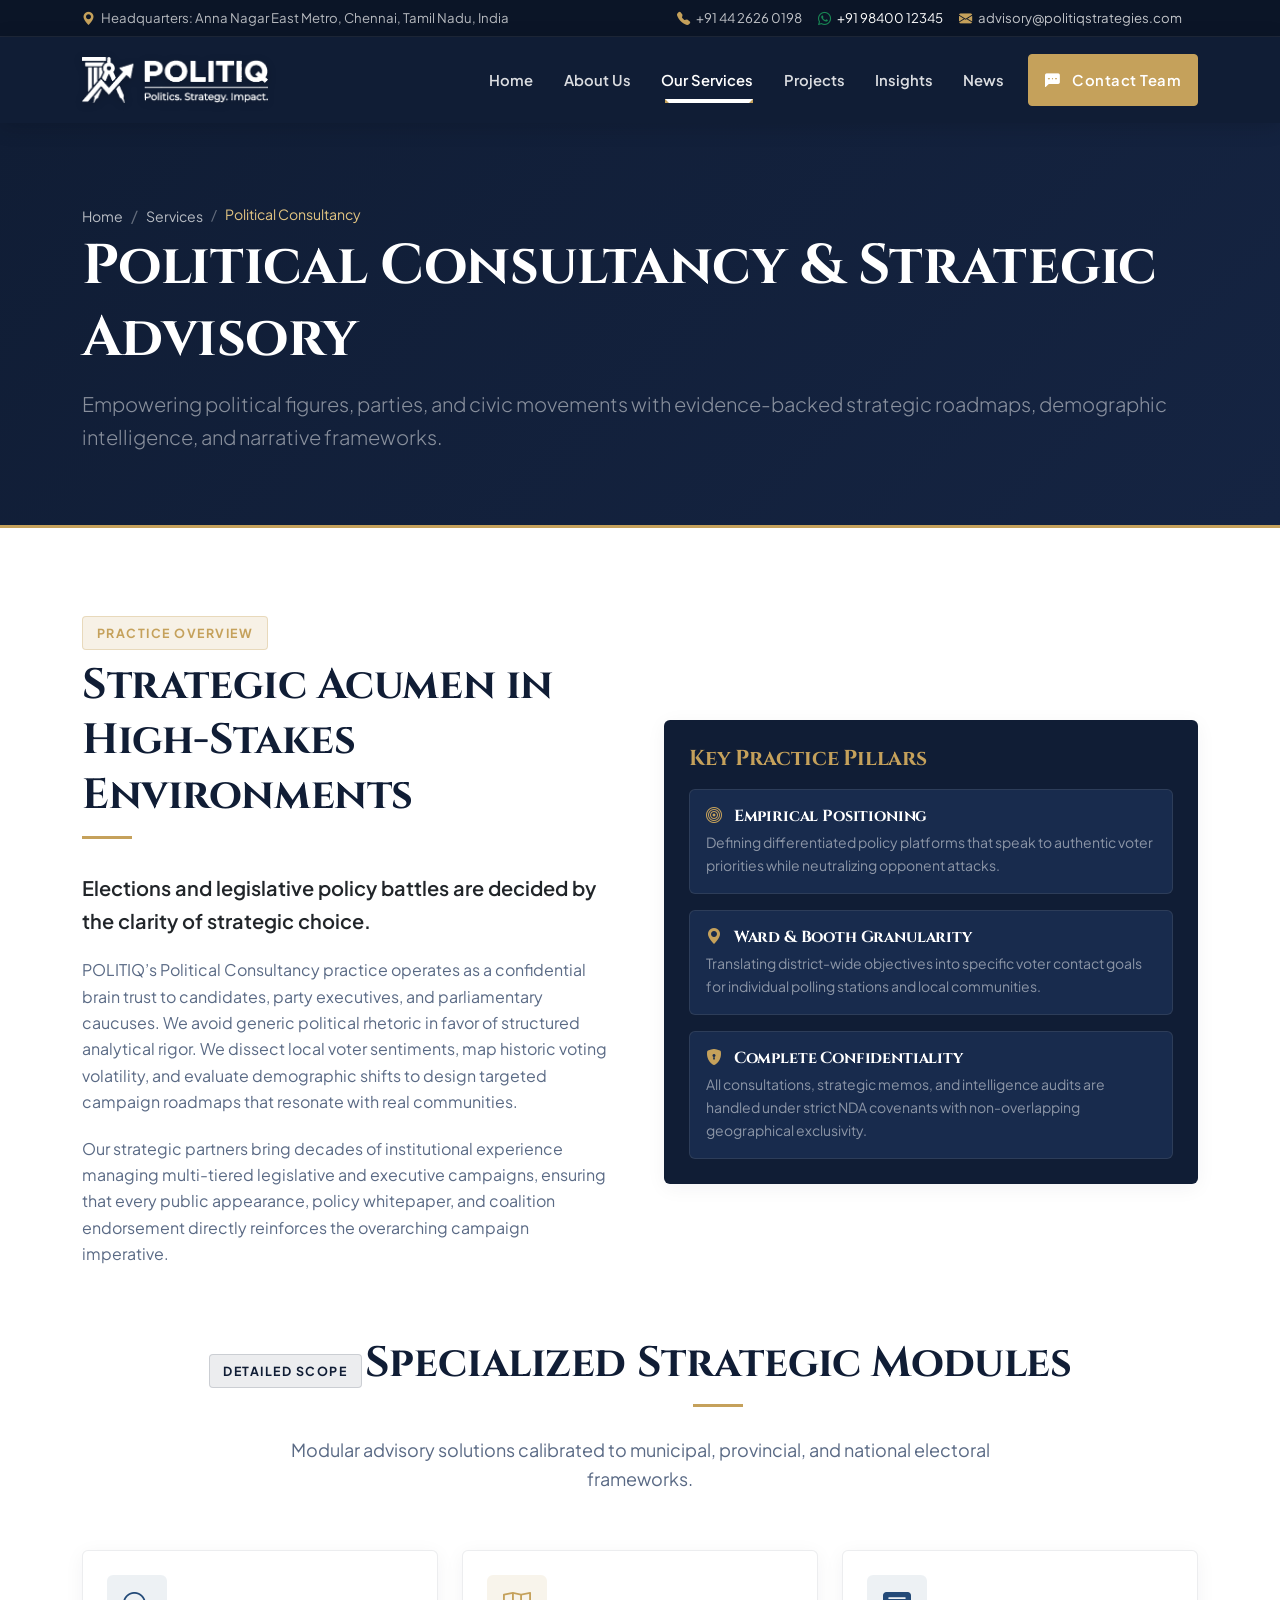
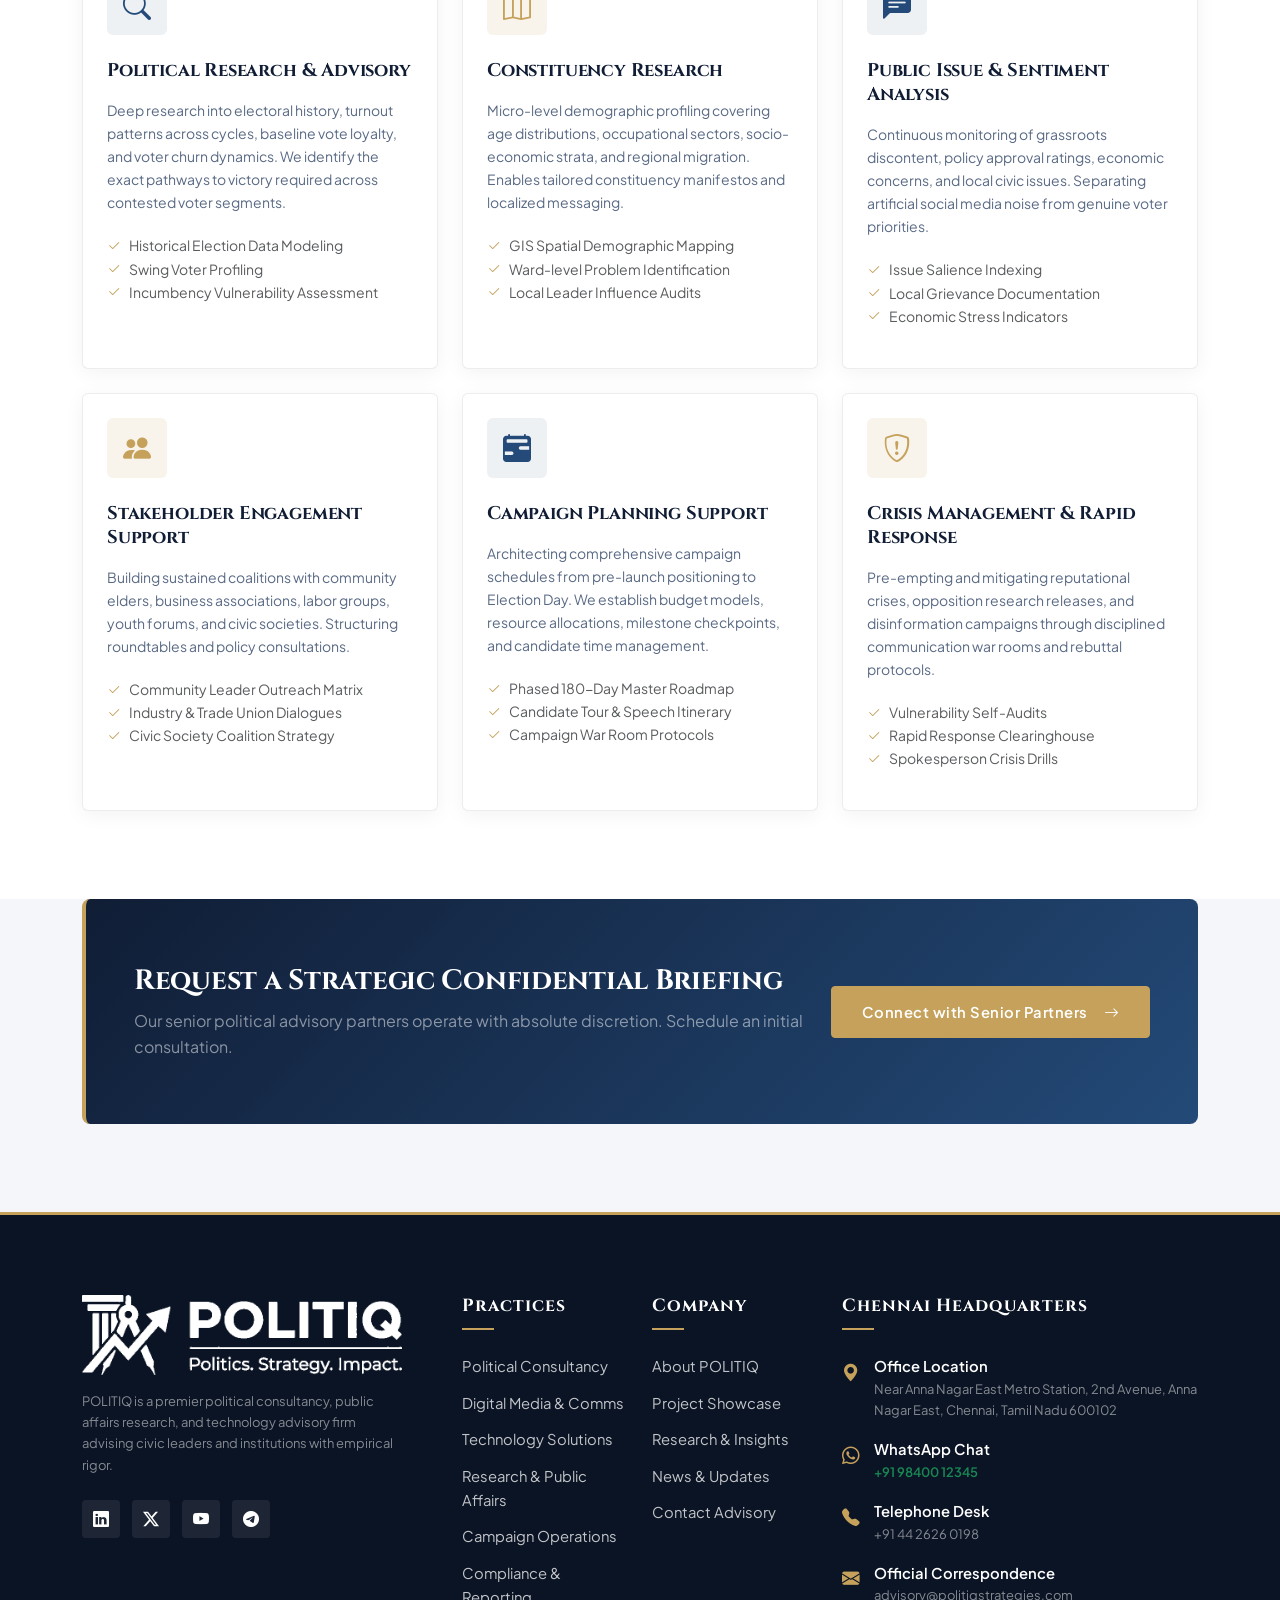
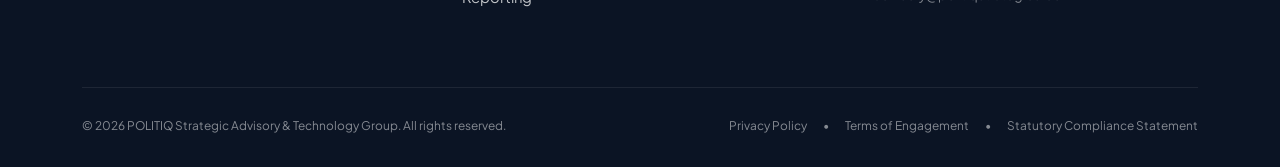
<file: political-consultancy.html>
﻿<!DOCTYPE html>
<html lang="en">
<head>
  <meta charset="UTF-8">
  <meta name="viewport" content="width=device-width, initial-scale=1.0">
  <title>Political Consultancy & Strategic Advisory | POLITIQ - Politics. Strategy. Impact.</title>
  <meta name="description" content="In-depth political research, constituency analysis, candidate positioning, and campaign strategic advisory from POLITIQ.">
  <link rel="icon" type="image/png" href="assets/images/favicon-badge.png">
  <link rel="apple-touch-icon" href="apple-touch-icon.png">
  <link rel="shortcut icon" href="favicon.ico">

  <!-- Google Fonts -->
  <link rel="preconnect" href="https://fonts.googleapis.com">
  <link rel="preconnect" href="https://fonts.gstatic.com" crossorigin>
  <link href="https://fonts.googleapis.com/css2?family=Cinzel:wght@500;600;700;800&family=Plus+Jakarta+Sans:wght@300;400;500;600;700;800&display=swap" rel="stylesheet">

  <!-- Bootstrap 5 CSS -->
  <link href="https://cdn.jsdelivr.net/npm/bootstrap@5.3.2/dist/css/bootstrap.min.css" rel="stylesheet">
  <!-- Bootstrap Icons -->
  <link rel="stylesheet" href="https://cdn.jsdelivr.net/npm/bootstrap-icons@1.11.2/font/bootstrap-icons.min.css">
  <!-- Custom CSS -->
  <link rel="stylesheet" href="assets/css/style.css">
</head>
<body>

  <!-- Topbar -->
  <header class="header-topbar d-none d-lg-block">
    <div class="container">
      <div class="d-flex justify-content-between align-items-center">
        <div class="topbar-left">
          <span><i class="bi bi-geo-alt-fill text-gold me-1"></i> Headquarters: Anna Nagar East Metro, Chennai, Tamil Nadu, India</span>
        </div>
        <div class="topbar-right d-flex align-items-center">
          <a href="tel:+914426260198" class="me-3"><i class="bi bi-telephone-fill text-gold me-1"></i> +91 44 2626 0198</a>
          <a href="https://wa.me/919840012345?text=Hello%20POLITIQ%20Advisory" target="_blank" rel="noopener" class="me-3 text-white"><i class="bi bi-whatsapp text-success me-1"></i> +91 98400 12345</a>
          <a href="mailto:advisory@politiqstrategies.com" class="me-3"><i class="bi bi-envelope-fill text-gold me-1"></i> advisory@politiqstrategies.com</a>
        </div>
      </div>
    </div>
  </header>

  <!-- Main Navigation -->
  <nav class="navbar navbar-expand-xl main-navbar" aria-label="Main Navigation">
    <div class="container">
      <a class="navbar-brand py-1" href="index.html">
        <img src="assets/images/logo-nav-white.png" alt="POLITIQ - Politics. Strategy. Impact.">
      </a>
      <button class="navbar-toggler" type="button" data-bs-toggle="collapse" data-bs-target="#politiqNav" aria-controls="politiqNav" aria-expanded="false" aria-label="Toggle navigation">
        <span class="navbar-toggler-icon"></span>
      </button>

      <div class="collapse navbar-collapse" id="politiqNav">
        <ul class="navbar-nav ms-auto mb-2 mb-xl-0 align-items-xl-center">
          <li class="nav-item"><a class="nav-link" href="index.html">Home</a></li>
          <li class="nav-item"><a class="nav-link" href="about.html">About Us</a></li>
          <li class="nav-item dropdown">
            <a class="nav-link dropdown-toggle active" href="services.html" id="servicesDropdown" role="button" data-bs-toggle="dropdown" aria-expanded="false">
              Our Services
            </a>
            <ul class="dropdown-menu" aria-labelledby="servicesDropdown">
              <li><a class="dropdown-item" href="services.html"><i class="bi bi-grid-fill"></i> All Practice Areas</a></li>
              <li><hr class="dropdown-divider border-secondary opacity-25"></li>
              <li><a class="dropdown-item active" href="political-consultancy.html"><i class="bi bi-bank2"></i> Political Consultancy</a></li>
              <li><a class="dropdown-item" href="digital-media.html"><i class="bi bi-megaphone-fill"></i> Digital Media & Comms</a></li>
              <li><a class="dropdown-item" href="technology.html"><i class="bi bi-cpu-fill"></i> Technology & Software</a></li>
              <li><a class="dropdown-item" href="research.html"><i class="bi bi-graph-up-arrow"></i> Research & Public Affairs</a></li>
              <li><a class="dropdown-item" href="campaign-operations.html"><i class="bi bi-diagram-3-fill"></i> Campaign & Field Operations</a></li>
            </ul>
          </li>
          <li class="nav-item"><a class="nav-link" href="projects.html">Projects</a></li>
          <li class="nav-item"><a class="nav-link" href="insights.html">Insights</a></li>
          <li class="nav-item"><a class="nav-link" href="news.html">News</a></li>
          <li class="nav-item ms-xl-2">
            <a class="btn btn-gold btn-sm px-3" href="contact.html">
              <i class="bi bi-chat-left-dots-fill me-1"></i> Contact Team
            </a>
          </li>
        </ul>
      </div>
    </div>
  </nav>

  <!-- Page Header -->
  <section class="page-header">
    <div class="container">
      <nav aria-label="breadcrumb">
        <ol class="breadcrumb">
          <li class="breadcrumb-item"><a href="index.html">Home</a></li>
          <li class="breadcrumb-item"><a href="services.html">Services</a></li>
          <li class="breadcrumb-item active" aria-current="page">Political Consultancy</li>
        </ol>
      </nav>
      <h1 class="font-heading">Political Consultancy & Strategic Advisory</h1>
      <p class="lead text-white-50 max-w-700 mb-0">
        Empowering political figures, parties, and civic movements with evidence-backed strategic roadmaps, demographic intelligence, and narrative frameworks.
      </p>
    </div>
  </section>

  <!-- In-Depth Service Modules -->
  <section class="section-padding bg-white">
    <div class="container">
      <div class="row g-5 align-items-center mb-5">
        <div class="col-lg-6">
          <span class="badge-gold mb-2">Practice Overview</span>
          <h2 class="section-title">Strategic Acumen in High-Stakes Environments</h2>
          <p class="lead text-dark fw-semibold mt-3">
            Elections and legislative policy battles are decided by the clarity of strategic choice.
          </p>
          <p class="text-muted-custom">
            POLITIQ’s Political Consultancy practice operates as a confidential brain trust to candidates, party executives, and parliamentary caucuses. We avoid generic political rhetoric in favor of structured analytical rigor. We dissect local voter sentiments, map historic voting volatility, and evaluate demographic shifts to design targeted campaign roadmaps that resonate with real communities.
          </p>
          <p class="text-muted-custom">
            Our strategic partners bring decades of institutional experience managing multi-tiered legislative and executive campaigns, ensuring that every public appearance, policy whitepaper, and coalition endorsement directly reinforces the overarching campaign imperative.
          </p>
        </div>
        <div class="col-lg-6">
          <div class="custom-card p-4 bg-navy text-white">
            <h4 class="text-gold font-heading mb-3">Key Practice Pillars</h4>
            <div class="row g-3">
              <div class="col-12">
                <div class="p-3 bg-navy-alt rounded border border-secondary border-opacity-25">
                  <h6 class="text-white mb-1"><i class="bi bi-bullseye text-gold me-2"></i> Empirical Positioning</h6>
                  <p class="small text-white-50 mb-0">Defining differentiated policy platforms that speak to authentic voter priorities while neutralizing opponent attacks.</p>
                </div>
              </div>
              <div class="col-12">
                <div class="p-3 bg-navy-alt rounded border border-secondary border-opacity-25">
                  <h6 class="text-white mb-1"><i class="bi bi-geo-alt-fill text-gold me-2"></i> Ward & Booth Granularity</h6>
                  <p class="small text-white-50 mb-0">Translating district-wide objectives into specific voter contact goals for individual polling stations and local communities.</p>
                </div>
              </div>
              <div class="col-12">
                <div class="p-3 bg-navy-alt rounded border border-secondary border-opacity-25">
                  <h6 class="text-white mb-1"><i class="bi bi-shield-lock-fill text-gold me-2"></i> Complete Confidentiality</h6>
                  <p class="small text-white-50 mb-0">All consultations, strategic memos, and intelligence audits are handled under strict NDA covenants with non-overlapping geographical exclusivity.</p>
                </div>
              </div>
            </div>
          </div>
        </div>
      </div>

      <!-- Core Capabilities Grid -->
      <div class="section-header text-center">
        <span class="badge-navy mb-2">Detailed Scope</span>
        <h2 class="section-title">Specialized Strategic Modules</h2>
        <p class="section-desc">Modular advisory solutions calibrated to municipal, provincial, and national electoral frameworks.</p>
      </div>

      <div class="row g-4">
        <!-- Module 1 -->
        <div class="col-md-6 col-lg-4">
          <div class="custom-card p-4">
            <div class="card-icon-box">
              <i class="bi bi-search"></i>
            </div>
            <h5>Political Research & Advisory</h5>
            <p class="text-muted-custom small">
              Deep research into electoral history, turnout patterns across cycles, baseline vote loyalty, and voter churn dynamics. We identify the exact pathways to victory required across contested voter segments.
            </p>
            <ul class="list-unstyled small text-muted">
              <li><i class="bi bi-check2 text-gold me-2"></i>Historical Election Data Modeling</li>
              <li><i class="bi bi-check2 text-gold me-2"></i>Swing Voter Profiling</li>
              <li><i class="bi bi-check2 text-gold me-2"></i>Incumbency Vulnerability Assessment</li>
            </ul>
          </div>
        </div>

        <!-- Module 2 -->
        <div class="col-md-6 col-lg-4">
          <div class="custom-card p-4">
            <div class="card-icon-box gold">
              <i class="bi bi-map"></i>
            </div>
            <h5>Constituency Research</h5>
            <p class="text-muted-custom small">
              Micro-level demographic profiling covering age distributions, occupational sectors, socio-economic strata, and regional migration. Enables tailored constituency manifestos and localized messaging.
            </p>
            <ul class="list-unstyled small text-muted">
              <li><i class="bi bi-check2 text-gold me-2"></i>GIS Spatial Demographic Mapping</li>
              <li><i class="bi bi-check2 text-gold me-2"></i>Ward-level Problem Identification</li>
              <li><i class="bi bi-check2 text-gold me-2"></i>Local Leader Influence Audits</li>
            </ul>
          </div>
        </div>

        <!-- Module 3 -->
        <div class="col-md-6 col-lg-4">
          <div class="custom-card p-4">
            <div class="card-icon-box">
              <i class="bi bi-chat-left-text-fill"></i>
            </div>
            <h5>Public Issue & Sentiment Analysis</h5>
            <p class="text-muted-custom small">
              Continuous monitoring of grassroots discontent, policy approval ratings, economic concerns, and local civic issues. Separating artificial social media noise from genuine voter priorities.
            </p>
            <ul class="list-unstyled small text-muted">
              <li><i class="bi bi-check2 text-gold me-2"></i>Issue Salience Indexing</li>
              <li><i class="bi bi-check2 text-gold me-2"></i>Local Grievance Documentation</li>
              <li><i class="bi bi-check2 text-gold me-2"></i>Economic Stress Indicators</li>
            </ul>
          </div>
        </div>

        <!-- Module 4 -->
        <div class="col-md-6 col-lg-4">
          <div class="custom-card p-4">
            <div class="card-icon-box gold">
              <i class="bi bi-people-fill"></i>
            </div>
            <h5>Stakeholder Engagement Support</h5>
            <p class="text-muted-custom small">
              Building sustained coalitions with community elders, business associations, labor groups, youth forums, and civic societies. Structuring roundtables and policy consultations.
            </p>
            <ul class="list-unstyled small text-muted">
              <li><i class="bi bi-check2 text-gold me-2"></i>Community Leader Outreach Matrix</li>
              <li><i class="bi bi-check2 text-gold me-2"></i>Industry & Trade Union Dialogues</li>
              <li><i class="bi bi-check2 text-gold me-2"></i>Civic Society Coalition Strategy</li>
            </ul>
          </div>
        </div>

        <!-- Module 5 -->
        <div class="col-md-6 col-lg-4">
          <div class="custom-card p-4">
            <div class="card-icon-box">
              <i class="bi bi-calendar2-range-fill"></i>
            </div>
            <h5>Campaign Planning Support</h5>
            <p class="text-muted-custom small">
              Architecting comprehensive campaign schedules from pre-launch positioning to Election Day. We establish budget models, resource allocations, milestone checkpoints, and candidate time management.
            </p>
            <ul class="list-unstyled small text-muted">
              <li><i class="bi bi-check2 text-gold me-2"></i>Phased 180-Day Master Roadmap</li>
              <li><i class="bi bi-check2 text-gold me-2"></i>Candidate Tour & Speech Itinerary</li>
              <li><i class="bi bi-check2 text-gold me-2"></i>Campaign War Room Protocols</li>
            </ul>
          </div>
        </div>

        <!-- Module 6 -->
        <div class="col-md-6 col-lg-4">
          <div class="custom-card p-4">
            <div class="card-icon-box gold">
              <i class="bi bi-shield-exclamation"></i>
            </div>
            <h5>Crisis Management & Rapid Response</h5>
            <p class="text-muted-custom small">
              Pre-empting and mitigating reputational crises, opposition research releases, and disinformation campaigns through disciplined communication war rooms and rebuttal protocols.
            </p>
            <ul class="list-unstyled small text-muted">
              <li><i class="bi bi-check2 text-gold me-2"></i>Vulnerability Self-Audits</li>
              <li><i class="bi bi-check2 text-gold me-2"></i>Rapid Response Clearinghouse</li>
              <li><i class="bi bi-check2 text-gold me-2"></i>Spokesperson Crisis Drills</li>
            </ul>
          </div>
        </div>
      </div>

    </div>
  </section>

  <!-- CTA Banner -->
  <section class="section-padding bg-surface pt-0">
    <div class="container">
      <div class="cta-banner">
        <div class="row align-items-center position-relative z-1">
          <div class="col-lg-8">
            <h3 class="text-white mb-2">Request a Strategic Confidential Briefing</h3>
            <p class="text-white-50 mb-0">Our senior political advisory partners operate with absolute discretion. Schedule an initial consultation.</p>
          </div>
          <div class="col-lg-4 text-lg-end mt-3 mt-lg-0">
            <a href="contact.html" class="btn btn-gold">Connect with Senior Partners <i class="bi bi-arrow-right ms-2"></i></a>
          </div>
        </div>
      </div>
    </div>
  </section>

  <!-- Site Footer -->
  <footer class="site-footer">
    <div class="container">
      <div class="row g-4">
        <div class="col-lg-4 pe-lg-5">
          <div class="mb-3">
            <img src="assets/images/logo-nav-white.png" alt="POLITIQ Logo" height="42">
          </div>
          <p class="small text-white-50 mb-4">
            POLITIQ is a premier political consultancy, public affairs research, and technology advisory firm advising civic leaders and institutions with empirical rigor.
          </p>
          <div class="social-links-group">
            <a href="https://linkedin.com" target="_blank" rel="noopener" class="social-icon-btn" aria-label="LinkedIn"><i class="bi bi-linkedin"></i></a>
            <a href="https://twitter.com" target="_blank" rel="noopener" class="social-icon-btn" aria-label="Twitter"><i class="bi bi-twitter-x"></i></a>
            <a href="https://youtube.com" target="_blank" rel="noopener" class="social-icon-btn" aria-label="YouTube"><i class="bi bi-youtube"></i></a>
            <a href="https://telegram.org" target="_blank" rel="noopener" class="social-icon-btn" aria-label="Telegram"><i class="bi bi-telegram"></i></a>
          </div>
        </div>

        <div class="col-sm-6 col-lg-2">
          <h5>Practices</h5>
          <ul class="footer-links">
            <li><a href="political-consultancy.html">Political Consultancy</a></li>
            <li><a href="digital-media.html">Digital Media & Comms</a></li>
            <li><a href="technology.html">Technology Solutions</a></li>
            <li><a href="research.html">Research & Public Affairs</a></li>
            <li><a href="campaign-operations.html">Campaign Operations</a></li>
            <li><a href="services.html">Compliance & Reporting</a></li>
          </ul>
        </div>

        <div class="col-sm-6 col-lg-2">
          <h5>Company</h5>
          <ul class="footer-links">
            <li><a href="about.html">About POLITIQ</a></li>
            <li><a href="projects.html">Project Showcase</a></li>
            <li><a href="insights.html">Research & Insights</a></li>
            <li><a href="news.html">News & Updates</a></li>
            <li><a href="contact.html">Contact Advisory</a></li>
          </ul>
        </div>

        <div class="col-lg-4">
          <h5>Chennai Headquarters</h5>
          <div class="footer-contact-item">
            <i class="bi bi-geo-alt-fill"></i>
            <div>
              <div class="fw-semibold text-white">Office Location</div>
              <div class="text-white-50 small">Near Anna Nagar East Metro Station, 2nd Avenue, Anna Nagar East, Chennai, Tamil Nadu 600102</div>
            </div>
          </div>
          <div class="footer-contact-item">
            <i class="bi bi-whatsapp"></i>
            <div>
              <div class="fw-semibold text-white">WhatsApp Chat</div>
              <div class="text-white-50 small"><a href="https://wa.me/919840012345" class="text-success fw-semibold">+91 98400 12345</a></div>
            </div>
          </div>
          <div class="footer-contact-item">
            <i class="bi bi-telephone-fill"></i>
            <div>
              <div class="fw-semibold text-white">Telephone Desk</div>
              <div class="text-white-50 small">+91 44 2626 0198</div>
            </div>
          </div>
          <div class="footer-contact-item">
            <i class="bi bi-envelope-fill"></i>
            <div>
              <div class="fw-semibold text-white">Official Correspondence</div>
              <div class="text-white-50 small">advisory@politiqstrategies.com</div>
            </div>
          </div>
        </div>
      </div>
<div class="footer-bottom d-flex flex-column flex-md-row justify-content-between align-items-center gap-3">
        <p class="mb-0 text-white-50 small">
          &copy; 2026 POLITIQ Strategic Advisory & Technology Group. All rights reserved.
        </p>
        <div class="d-flex gap-3 small">
          <a href="privacy-policy.html" class="text-white-50">Privacy Policy</a>
          <span class="text-white-50">&bull;</span>
          <a href="privacy-policy.html#terms" class="text-white-50">Terms of Engagement</a>
          <span class="text-white-50">&bull;</span>
          <a href="privacy-policy.html#compliance" class="text-white-50">Statutory Compliance Statement</a>
        </div>
      </div>
    </div>
  </footer>

  <!-- Back to Top Button -->
  <button id="backToTopBtn" class="back-to-top" aria-label="Back to Top">
    <i class="bi bi-arrow-up"></i>
  </button>

  <!-- Bootstrap 5 Bundle JS -->
  <script src="https://cdn.jsdelivr.net/npm/bootstrap@5.3.2/dist/js/bootstrap.bundle.min.js"></script>
  <!-- Custom JS -->
  <script src="assets/js/script.js"></script>
</body>
</html>
</file>
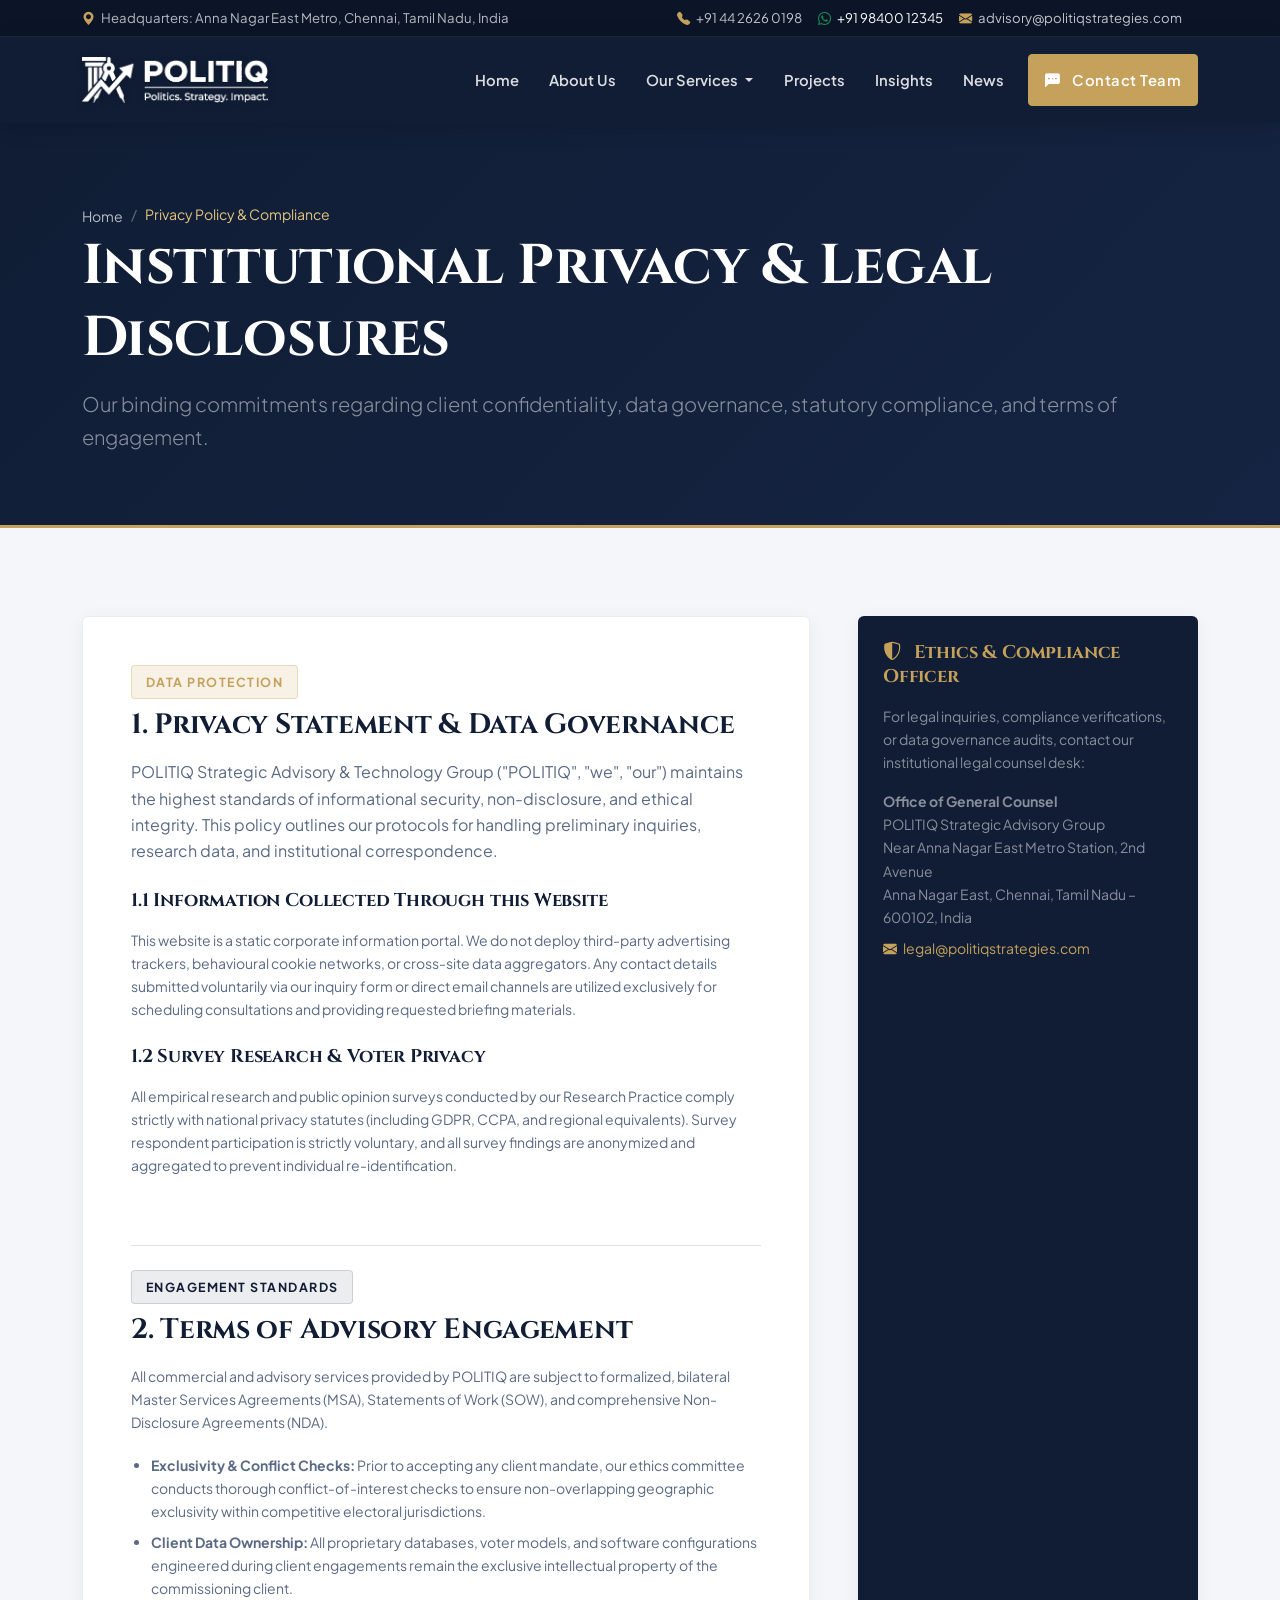
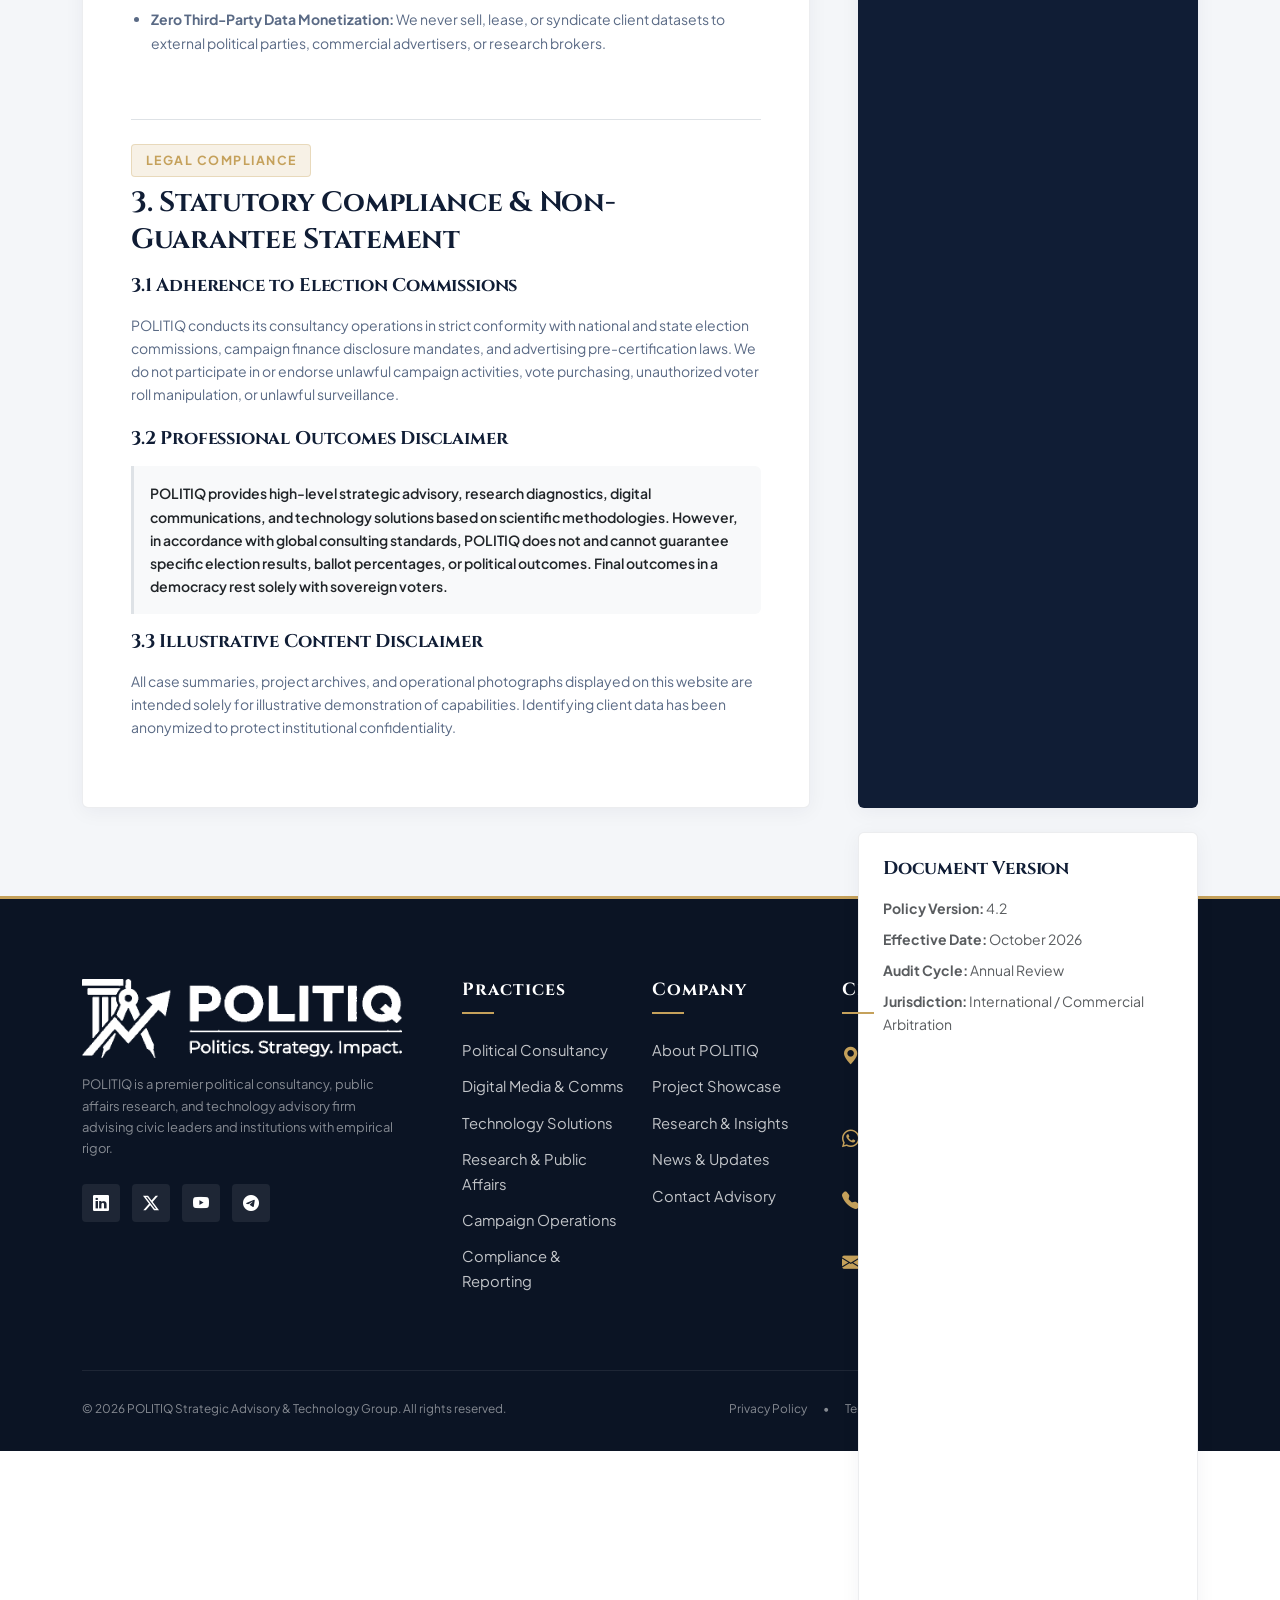
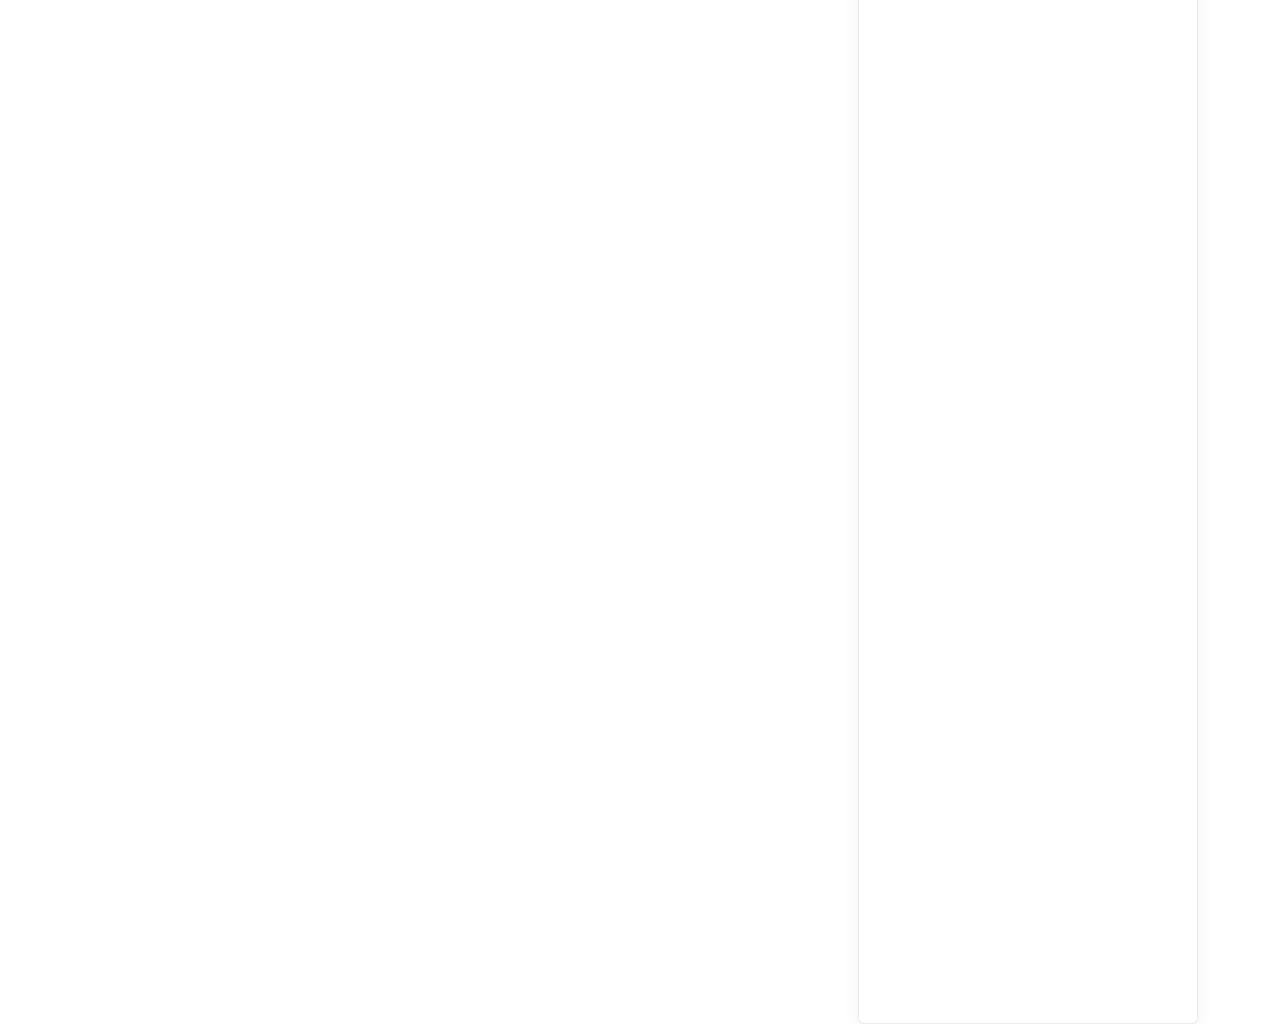
<file: privacy-policy.html>
﻿<!DOCTYPE html>
<html lang="en">
<head>
  <meta charset="UTF-8">
  <meta name="viewport" content="width=device-width, initial-scale=1.0">
  <title>Privacy Policy & Compliance Statement | POLITIQ - Politics. Strategy. Impact.</title>
  <meta name="description" content="POLITIQ institutional privacy policy, client confidentiality covenants, and statutory electoral compliance statements.">
  <link rel="icon" type="image/png" href="assets/images/favicon-badge.png">
  <link rel="apple-touch-icon" href="apple-touch-icon.png">
  <link rel="shortcut icon" href="favicon.ico">

  <!-- Google Fonts -->
  <link rel="preconnect" href="https://fonts.googleapis.com">
  <link rel="preconnect" href="https://fonts.gstatic.com" crossorigin>
  <link href="https://fonts.googleapis.com/css2?family=Cinzel:wght@500;600;700;800&family=Plus+Jakarta+Sans:wght@300;400;500;600;700;800&display=swap" rel="stylesheet">

  <!-- Bootstrap 5 CSS -->
  <link href="https://cdn.jsdelivr.net/npm/bootstrap@5.3.2/dist/css/bootstrap.min.css" rel="stylesheet">
  <!-- Bootstrap Icons -->
  <link rel="stylesheet" href="https://cdn.jsdelivr.net/npm/bootstrap-icons@1.11.2/font/bootstrap-icons.min.css">
  <!-- Custom CSS -->
  <link rel="stylesheet" href="assets/css/style.css">
</head>
<body>

  <!-- Topbar -->
  <header class="header-topbar d-none d-lg-block">
    <div class="container">
      <div class="d-flex justify-content-between align-items-center">
        <div class="topbar-left">
          <span><i class="bi bi-geo-alt-fill text-gold me-1"></i> Headquarters: Anna Nagar East Metro, Chennai, Tamil Nadu, India</span>
        </div>
        <div class="topbar-right d-flex align-items-center">
          <a href="tel:+914426260198" class="me-3"><i class="bi bi-telephone-fill text-gold me-1"></i> +91 44 2626 0198</a>
          <a href="https://wa.me/919840012345?text=Hello%20POLITIQ%20Advisory" target="_blank" rel="noopener" class="me-3 text-white"><i class="bi bi-whatsapp text-success me-1"></i> +91 98400 12345</a>
          <a href="mailto:advisory@politiqstrategies.com" class="me-3"><i class="bi bi-envelope-fill text-gold me-1"></i> advisory@politiqstrategies.com</a>
        </div>
      </div>
    </div>
  </header>

  <!-- Main Navigation -->
  <nav class="navbar navbar-expand-xl main-navbar" aria-label="Main Navigation">
    <div class="container">
      <a class="navbar-brand py-1" href="index.html">
        <img src="assets/images/logo-nav-white.png" alt="POLITIQ - Politics. Strategy. Impact.">
      </a>
      <button class="navbar-toggler" type="button" data-bs-toggle="collapse" data-bs-target="#politiqNav" aria-controls="politiqNav" aria-expanded="false" aria-label="Toggle navigation">
        <span class="navbar-toggler-icon"></span>
      </button>

      <div class="collapse navbar-collapse" id="politiqNav">
        <ul class="navbar-nav ms-auto mb-2 mb-xl-0 align-items-xl-center">
          <li class="nav-item"><a class="nav-link" href="index.html">Home</a></li>
          <li class="nav-item"><a class="nav-link" href="about.html">About Us</a></li>
          <li class="nav-item dropdown">
            <a class="nav-link dropdown-toggle" href="services.html" id="servicesDropdown" role="button" data-bs-toggle="dropdown" aria-expanded="false">
              Our Services
            </a>
            <ul class="dropdown-menu" aria-labelledby="servicesDropdown">
              <li><a class="dropdown-item" href="services.html"><i class="bi bi-grid-fill"></i> All Practice Areas</a></li>
              <li><hr class="dropdown-divider border-secondary opacity-25"></li>
              <li><a class="dropdown-item" href="political-consultancy.html"><i class="bi bi-bank2"></i> Political Consultancy</a></li>
              <li><a class="dropdown-item" href="digital-media.html"><i class="bi bi-megaphone-fill"></i> Digital Media & Comms</a></li>
              <li><a class="dropdown-item" href="technology.html"><i class="bi bi-cpu-fill"></i> Technology & Software</a></li>
              <li><a class="dropdown-item" href="research.html"><i class="bi bi-graph-up-arrow"></i> Research & Public Affairs</a></li>
              <li><a class="dropdown-item" href="campaign-operations.html"><i class="bi bi-diagram-3-fill"></i> Campaign & Field Operations</a></li>
            </ul>
          </li>
          <li class="nav-item"><a class="nav-link" href="projects.html">Projects</a></li>
          <li class="nav-item"><a class="nav-link" href="insights.html">Insights</a></li>
          <li class="nav-item"><a class="nav-link" href="news.html">News</a></li>
          <li class="nav-item ms-xl-2">
            <a class="btn btn-gold btn-sm px-3" href="contact.html">
              <i class="bi bi-chat-left-dots-fill me-1"></i> Contact Team
            </a>
          </li>
        </ul>
      </div>
    </div>
  </nav>

  <!-- Page Header -->
  <section class="page-header">
    <div class="container">
      <nav aria-label="breadcrumb">
        <ol class="breadcrumb">
          <li class="breadcrumb-item"><a href="index.html">Home</a></li>
          <li class="breadcrumb-item active" aria-current="page">Privacy Policy & Compliance</li>
        </ol>
      </nav>
      <h1 class="font-heading">Institutional Privacy & Legal Disclosures</h1>
      <p class="lead text-white-50 max-w-700 mb-0">
        Our binding commitments regarding client confidentiality, data governance, statutory compliance, and terms of engagement.
      </p>
    </div>
  </section>

  <!-- Content Section -->
  <section class="section-padding bg-surface">
    <div class="container">
      <div class="row g-5">
        
        <div class="col-lg-8">
          <div class="custom-card p-4 p-md-5 bg-white">
            
            <!-- Section 1 -->
            <div class="mb-5">
              <span class="badge-gold mb-2">Data Protection</span>
              <h3 class="font-heading text-navy">1. Privacy Statement & Data Governance</h3>
              <p class="text-muted-custom">
                POLITIQ Strategic Advisory & Technology Group ("POLITIQ", "we", "our") maintains the highest standards of informational security, non-disclosure, and ethical integrity. This policy outlines our protocols for handling preliminary inquiries, research data, and institutional correspondence.
              </p>
              <h5 class="text-navy mt-4">1.1 Information Collected Through this Website</h5>
              <p class="text-muted-custom small">
                This website is a static corporate information portal. We do not deploy third-party advertising trackers, behavioural cookie networks, or cross-site data aggregators. Any contact details submitted voluntarily via our inquiry form or direct email channels are utilized exclusively for scheduling consultations and providing requested briefing materials.
              </p>
              <h5 class="text-navy mt-4">1.2 Survey Research & Voter Privacy</h5>
              <p class="text-muted-custom small">
                All empirical research and public opinion surveys conducted by our Research Practice comply strictly with national privacy statutes (including GDPR, CCPA, and regional equivalents). Survey respondent participation is strictly voluntary, and all survey findings are anonymized and aggregated to prevent individual re-identification.
              </p>
            </div>

            <!-- Section 2 -->
            <div class="mb-5 pt-4 border-top" id="terms">
              <span class="badge-navy mb-2">Engagement Standards</span>
              <h3 class="font-heading text-navy">2. Terms of Advisory Engagement</h3>
              <p class="text-muted-custom small">
                All commercial and advisory services provided by POLITIQ are subject to formalized, bilateral Master Services Agreements (MSA), Statements of Work (SOW), and comprehensive Non-Disclosure Agreements (NDA).
              </p>
              <ul class="text-muted-custom small">
                <li class="mb-2"><strong>Exclusivity & Conflict Checks:</strong> Prior to accepting any client mandate, our ethics committee conducts thorough conflict-of-interest checks to ensure non-overlapping geographic exclusivity within competitive electoral jurisdictions.</li>
                <li class="mb-2"><strong>Client Data Ownership:</strong> All proprietary databases, voter models, and software configurations engineered during client engagements remain the exclusive intellectual property of the commissioning client.</li>
                <li class="mb-2"><strong>Zero Third-Party Data Monetization:</strong> We never sell, lease, or syndicate client datasets to external political parties, commercial advertisers, or research brokers.</li>
              </ul>
            </div>

            <!-- Section 3 -->
            <div class="pt-4 border-top" id="compliance">
              <span class="badge-gold mb-2">Legal Compliance</span>
              <h3 class="font-heading text-navy">3. Statutory Compliance & Non-Guarantee Statement</h3>
              <h5 class="text-navy mt-3">3.1 Adherence to Election Commissions</h5>
              <p class="text-muted-custom small">
                POLITIQ conducts its consultancy operations in strict conformity with national and state election commissions, campaign finance disclosure mandates, and advertising pre-certification laws. We do not participate in or endorse unlawful campaign activities, vote purchasing, unauthorized voter roll manipulation, or unlawful surveillance.
              </p>
              <h5 class="text-navy mt-3">3.2 Professional Outcomes Disclaimer</h5>
              <div class="p-3 bg-light border-start border-3 border-gold rounded-end mb-3">
                <p class="small text-dark mb-0 fw-semibold">
                  POLITIQ provides high-level strategic advisory, research diagnostics, digital communications, and technology solutions based on scientific methodologies. However, in accordance with global consulting standards, POLITIQ does not and cannot guarantee specific election results, ballot percentages, or political outcomes. Final outcomes in a democracy rest solely with sovereign voters.
                </p>
              </div>
              <h5 class="text-navy mt-3">3.3 Illustrative Content Disclaimer</h5>
              <p class="text-muted-custom small">
                All case summaries, project archives, and operational photographs displayed on this website are intended solely for illustrative demonstration of capabilities. Identifying client data has been anonymized to protect institutional confidentiality.
              </p>
            </div>

          </div>
        </div>

        <!-- Sidebar -->
        <div class="col-lg-4">
          <div class="custom-card p-4 bg-navy text-white mb-4">
            <h5 class="text-gold font-heading mb-3"><i class="bi bi-shield-shaded me-2"></i> Ethics & Compliance Officer</h5>
            <p class="small text-white-50 mb-3">
              For legal inquiries, compliance verifications, or data governance audits, contact our institutional legal counsel desk:
            </p>
            <div class="small text-white-50 mb-2">
              <strong>Office of General Counsel</strong><br>
              POLITIQ Strategic Advisory Group<br>
              Near Anna Nagar East Metro Station, 2nd Avenue<br>
              Anna Nagar East, Chennai, Tamil Nadu – 600102, India
            </div>
            <div class="small">
              <a href="mailto:legal@politiqstrategies.com" class="text-gold"><i class="bi bi-envelope-fill me-1"></i> legal@politiqstrategies.com</a>
            </div>
          </div>

          <div class="custom-card p-4">
            <h5 class="font-heading text-navy mb-3">Document Version</h5>
            <ul class="list-unstyled small text-muted mb-0">
              <li class="mb-2"><strong>Policy Version:</strong> 4.2</li>
              <li class="mb-2"><strong>Effective Date:</strong> October 2026</li>
              <li class="mb-2"><strong>Audit Cycle:</strong> Annual Review</li>
              <li><strong>Jurisdiction:</strong> International / Commercial Arbitration</li>
            </ul>
          </div>
        </div>

      </div>
    </div>
  </section>

  <!-- Site Footer -->
  <footer class="site-footer">
    <div class="container">
      <div class="row g-4">
        <div class="col-lg-4 pe-lg-5">
          <div class="mb-3">
            <img src="assets/images/logo-nav-white.png" alt="POLITIQ Logo" height="42">
          </div>
          <p class="small text-white-50 mb-4">
            POLITIQ is a premier political consultancy, public affairs research, and technology advisory firm advising civic leaders and institutions with empirical rigor.
          </p>
          <div class="social-links-group">
            <a href="https://linkedin.com" target="_blank" rel="noopener" class="social-icon-btn" aria-label="LinkedIn"><i class="bi bi-linkedin"></i></a>
            <a href="https://twitter.com" target="_blank" rel="noopener" class="social-icon-btn" aria-label="Twitter"><i class="bi bi-twitter-x"></i></a>
            <a href="https://youtube.com" target="_blank" rel="noopener" class="social-icon-btn" aria-label="YouTube"><i class="bi bi-youtube"></i></a>
            <a href="https://telegram.org" target="_blank" rel="noopener" class="social-icon-btn" aria-label="Telegram"><i class="bi bi-telegram"></i></a>
          </div>
        </div>

        <div class="col-sm-6 col-lg-2">
          <h5>Practices</h5>
          <ul class="footer-links">
            <li><a href="political-consultancy.html">Political Consultancy</a></li>
            <li><a href="digital-media.html">Digital Media & Comms</a></li>
            <li><a href="technology.html">Technology Solutions</a></li>
            <li><a href="research.html">Research & Public Affairs</a></li>
            <li><a href="campaign-operations.html">Campaign Operations</a></li>
            <li><a href="services.html">Compliance & Reporting</a></li>
          </ul>
        </div>

        <div class="col-sm-6 col-lg-2">
          <h5>Company</h5>
          <ul class="footer-links">
            <li><a href="about.html">About POLITIQ</a></li>
            <li><a href="projects.html">Project Showcase</a></li>
            <li><a href="insights.html">Research & Insights</a></li>
            <li><a href="news.html">News & Updates</a></li>
            <li><a href="contact.html">Contact Advisory</a></li>
          </ul>
        </div>

        <div class="col-lg-4">
          <h5>Chennai Headquarters</h5>
          <div class="footer-contact-item">
            <i class="bi bi-geo-alt-fill"></i>
            <div>
              <div class="fw-semibold text-white">Office Location</div>
              <div class="text-white-50 small">Near Anna Nagar East Metro Station, 2nd Avenue, Anna Nagar East, Chennai, Tamil Nadu 600102</div>
            </div>
          </div>
          <div class="footer-contact-item">
            <i class="bi bi-whatsapp"></i>
            <div>
              <div class="fw-semibold text-white">WhatsApp Chat</div>
              <div class="text-white-50 small"><a href="https://wa.me/919840012345" class="text-success fw-semibold">+91 98400 12345</a></div>
            </div>
          </div>
          <div class="footer-contact-item">
            <i class="bi bi-telephone-fill"></i>
            <div>
              <div class="fw-semibold text-white">Telephone Desk</div>
              <div class="text-white-50 small">+91 44 2626 0198</div>
            </div>
          </div>
          <div class="footer-contact-item">
            <i class="bi bi-envelope-fill"></i>
            <div>
              <div class="fw-semibold text-white">Official Correspondence</div>
              <div class="text-white-50 small">advisory@politiqstrategies.com</div>
            </div>
          </div>
        </div>
      </div>
<div class="footer-bottom d-flex flex-column flex-md-row justify-content-between align-items-center gap-3">
        <p class="mb-0 text-white-50 small">
          &copy; 2026 POLITIQ Strategic Advisory & Technology Group. All rights reserved.
        </p>
        <div class="d-flex gap-3 small">
          <a href="privacy-policy.html" class="text-white-50">Privacy Policy</a>
          <span class="text-white-50">&bull;</span>
          <a href="privacy-policy.html#terms" class="text-white-50">Terms of Engagement</a>
          <span class="text-white-50">&bull;</span>
          <a href="privacy-policy.html#compliance" class="text-white-50">Statutory Compliance Statement</a>
        </div>
      </div>
    </div>
  </footer>

  <!-- Back to Top Button -->
  <button id="backToTopBtn" class="back-to-top" aria-label="Back to Top">
    <i class="bi bi-arrow-up"></i>
  </button>

  <!-- Bootstrap 5 Bundle JS -->
  <script src="https://cdn.jsdelivr.net/npm/bootstrap@5.3.2/dist/js/bootstrap.bundle.min.js"></script>
  <!-- Custom JS -->
  <script src="assets/js/script.js"></script>
</body>
</html>
</file>
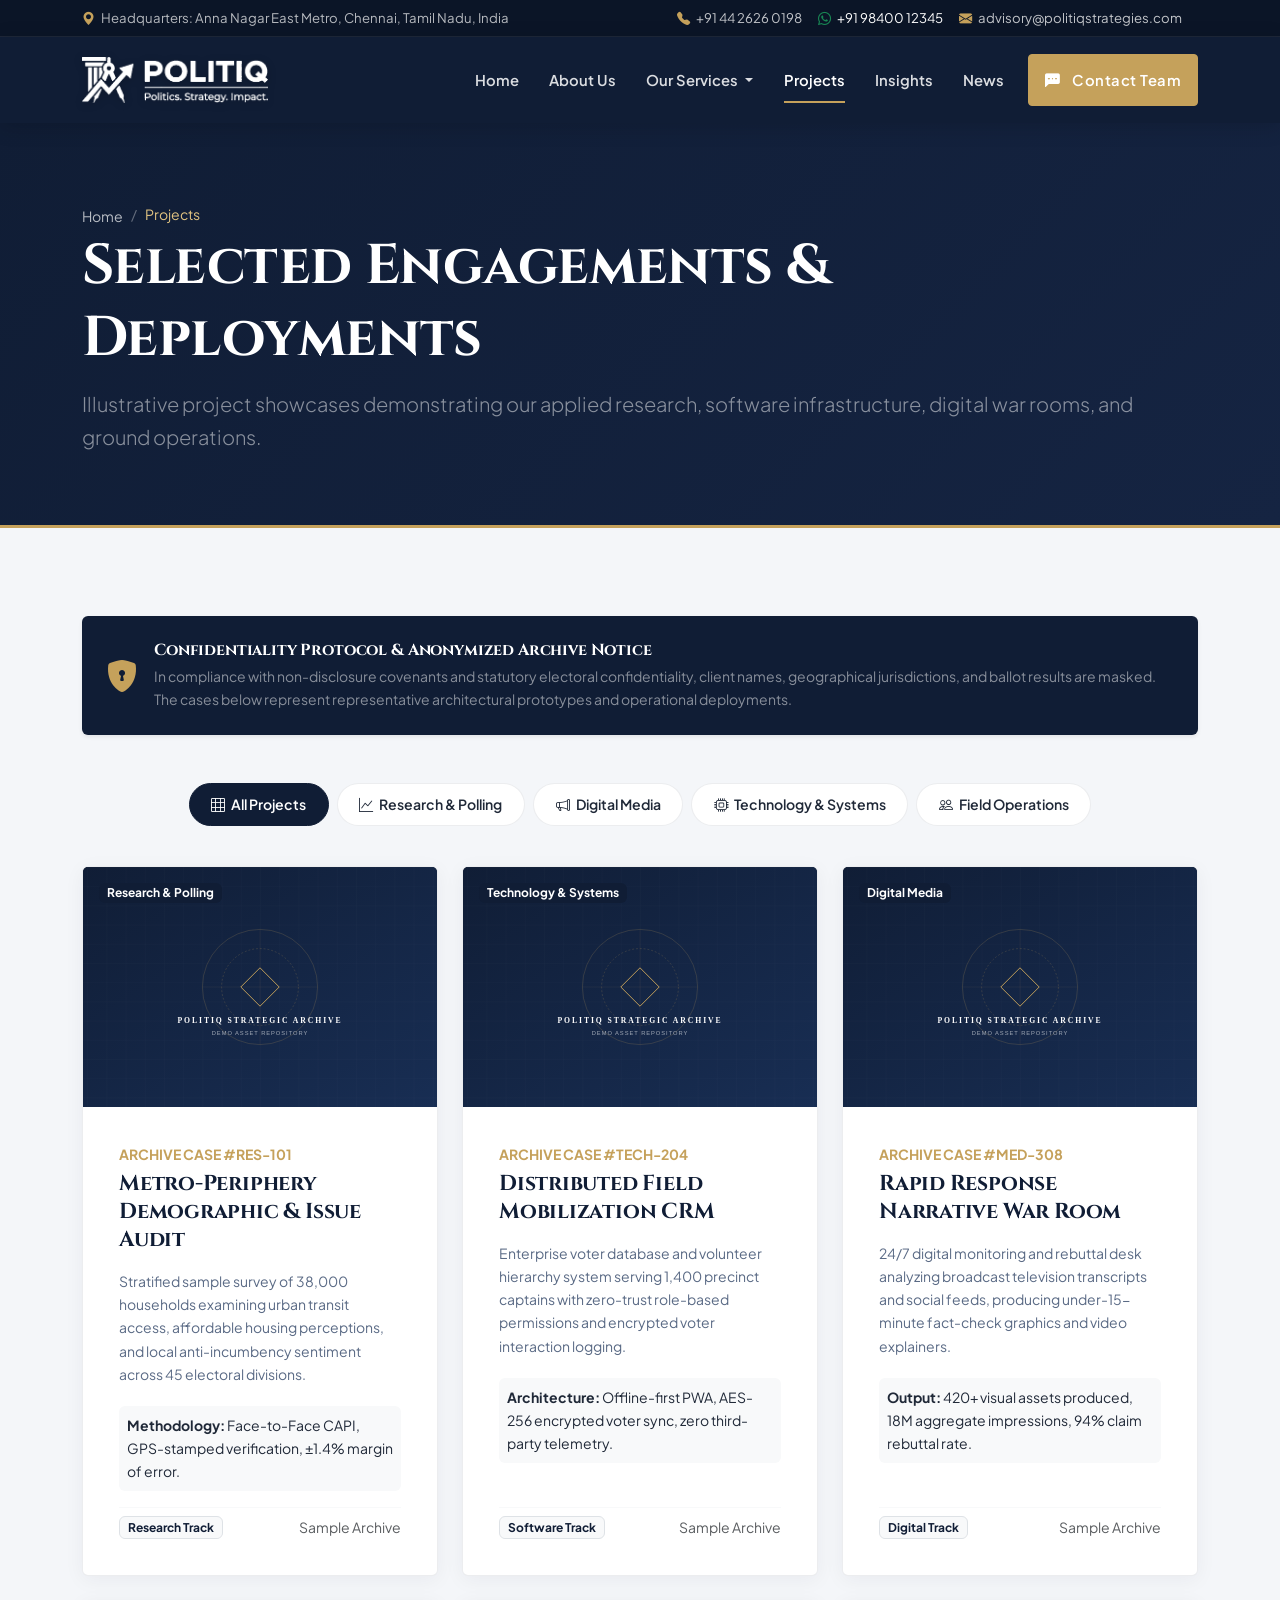
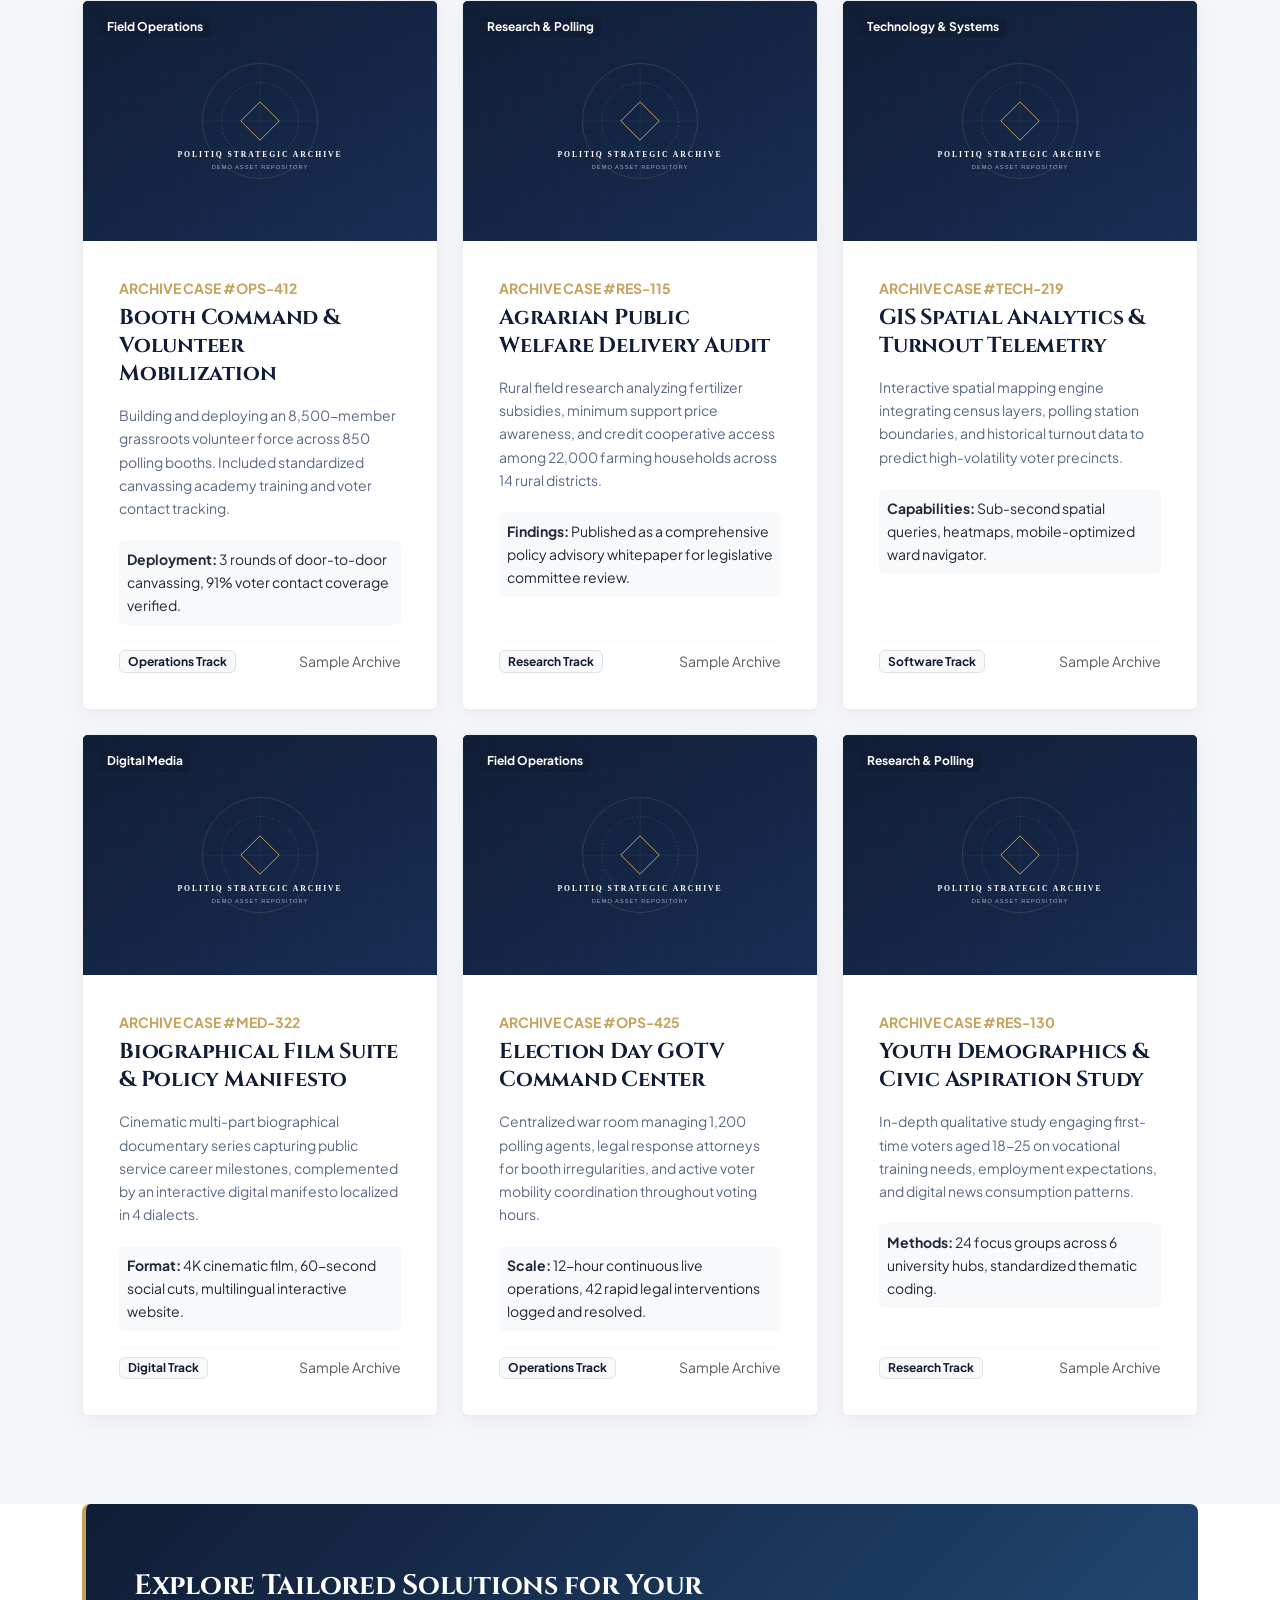
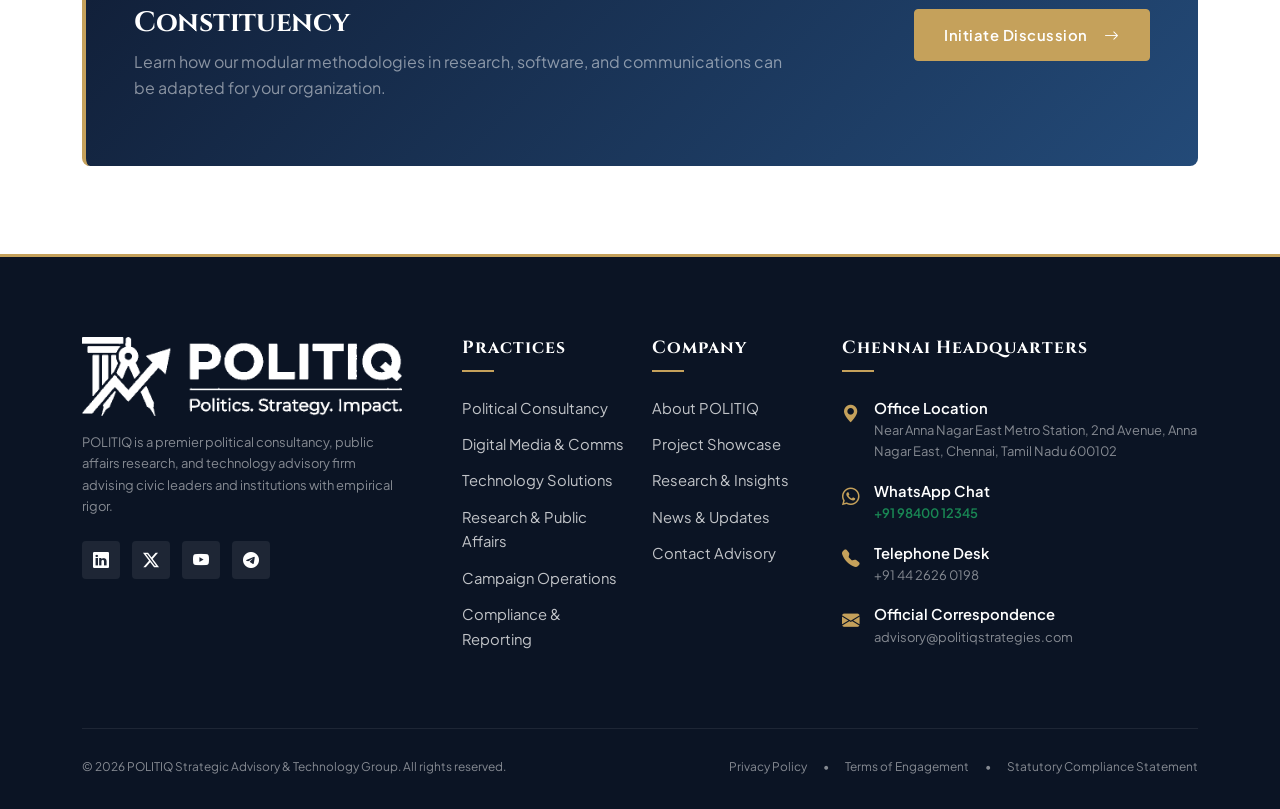
<file: projects.html>
﻿<!DOCTYPE html>
<html lang="en">
<head>
  <meta charset="UTF-8">
  <meta name="viewport" content="width=device-width, initial-scale=1.0">
  <title>Our Projects & Deployments | POLITIQ - Politics. Strategy. Impact.</title>
  <meta name="description" content="Explore sample advisory deployments, demographic polling audits, digital war room installations, and civic technology architectures from POLITIQ.">
  <link rel="icon" type="image/png" href="assets/images/favicon-badge.png">
  <link rel="apple-touch-icon" href="apple-touch-icon.png">
  <link rel="shortcut icon" href="favicon.ico">

  <!-- Google Fonts -->
  <link rel="preconnect" href="https://fonts.googleapis.com">
  <link rel="preconnect" href="https://fonts.gstatic.com" crossorigin>
  <link href="https://fonts.googleapis.com/css2?family=Cinzel:wght@500;600;700;800&family=Plus+Jakarta+Sans:wght@300;400;500;600;700;800&display=swap" rel="stylesheet">

  <!-- Bootstrap 5 CSS -->
  <link href="https://cdn.jsdelivr.net/npm/bootstrap@5.3.2/dist/css/bootstrap.min.css" rel="stylesheet">
  <!-- Bootstrap Icons -->
  <link rel="stylesheet" href="https://cdn.jsdelivr.net/npm/bootstrap-icons@1.11.2/font/bootstrap-icons.min.css">
  <!-- Custom CSS -->
  <link rel="stylesheet" href="assets/css/style.css">
</head>
<body>

  <!-- Topbar -->
  <header class="header-topbar d-none d-lg-block">
    <div class="container">
      <div class="d-flex justify-content-between align-items-center">
        <div class="topbar-left">
          <span><i class="bi bi-geo-alt-fill text-gold me-1"></i> Headquarters: Anna Nagar East Metro, Chennai, Tamil Nadu, India</span>
        </div>
        <div class="topbar-right d-flex align-items-center">
          <a href="tel:+914426260198" class="me-3"><i class="bi bi-telephone-fill text-gold me-1"></i> +91 44 2626 0198</a>
          <a href="https://wa.me/919840012345?text=Hello%20POLITIQ%20Advisory" target="_blank" rel="noopener" class="me-3 text-white"><i class="bi bi-whatsapp text-success me-1"></i> +91 98400 12345</a>
          <a href="mailto:advisory@politiqstrategies.com" class="me-3"><i class="bi bi-envelope-fill text-gold me-1"></i> advisory@politiqstrategies.com</a>
        </div>
      </div>
    </div>
  </header>

  <!-- Main Navigation -->
  <nav class="navbar navbar-expand-xl main-navbar" aria-label="Main Navigation">
    <div class="container">
      <a class="navbar-brand py-1" href="index.html">
        <img src="assets/images/logo-nav-white.png" alt="POLITIQ - Politics. Strategy. Impact.">
      </a>
      <button class="navbar-toggler" type="button" data-bs-toggle="collapse" data-bs-target="#politiqNav" aria-controls="politiqNav" aria-expanded="false" aria-label="Toggle navigation">
        <span class="navbar-toggler-icon"></span>
      </button>

      <div class="collapse navbar-collapse" id="politiqNav">
        <ul class="navbar-nav ms-auto mb-2 mb-xl-0 align-items-xl-center">
          <li class="nav-item"><a class="nav-link" href="index.html">Home</a></li>
          <li class="nav-item"><a class="nav-link" href="about.html">About Us</a></li>
          <li class="nav-item dropdown">
            <a class="nav-link dropdown-toggle" href="services.html" id="servicesDropdown" role="button" data-bs-toggle="dropdown" aria-expanded="false">
              Our Services
            </a>
            <ul class="dropdown-menu" aria-labelledby="servicesDropdown">
              <li><a class="dropdown-item" href="services.html"><i class="bi bi-grid-fill"></i> All Practice Areas</a></li>
              <li><hr class="dropdown-divider border-secondary opacity-25"></li>
              <li><a class="dropdown-item" href="political-consultancy.html"><i class="bi bi-bank2"></i> Political Consultancy</a></li>
              <li><a class="dropdown-item" href="digital-media.html"><i class="bi bi-megaphone-fill"></i> Digital Media & Comms</a></li>
              <li><a class="dropdown-item" href="technology.html"><i class="bi bi-cpu-fill"></i> Technology & Software</a></li>
              <li><a class="dropdown-item" href="research.html"><i class="bi bi-graph-up-arrow"></i> Research & Public Affairs</a></li>
              <li><a class="dropdown-item" href="campaign-operations.html"><i class="bi bi-diagram-3-fill"></i> Campaign & Field Operations</a></li>
            </ul>
          </li>
          <li class="nav-item"><a class="nav-link active" href="projects.html">Projects</a></li>
          <li class="nav-item"><a class="nav-link" href="insights.html">Insights</a></li>
          <li class="nav-item"><a class="nav-link" href="news.html">News</a></li>
          <li class="nav-item ms-xl-2">
            <a class="btn btn-gold btn-sm px-3" href="contact.html">
              <i class="bi bi-chat-left-dots-fill me-1"></i> Contact Team
            </a>
          </li>
        </ul>
      </div>
    </div>
  </nav>

  <!-- Page Header -->
  <section class="page-header">
    <div class="container">
      <nav aria-label="breadcrumb">
        <ol class="breadcrumb">
          <li class="breadcrumb-item"><a href="index.html">Home</a></li>
          <li class="breadcrumb-item active" aria-current="page">Projects</li>
        </ol>
      </nav>
      <h1 class="font-heading">Selected Engagements & Deployments</h1>
      <p class="lead text-white-50 max-w-700 mb-0">
        Illustrative project showcases demonstrating our applied research, software infrastructure, digital war rooms, and ground operations.
      </p>
    </div>
  </section>

  <!-- Portfolio Section -->
  <section class="section-padding bg-surface">
    <div class="container">
      
      <!-- Confidentiality notice alert -->
      <div class="alert alert-dark bg-navy text-white border-0 shadow-sm mb-5 p-4 rounded">
        <div class="d-flex align-items-center gap-3">
          <i class="bi bi-shield-lock-fill text-gold fs-2"></i>
          <div>
            <h6 class="text-white mb-1">Confidentiality Protocol & Anonymized Archive Notice</h6>
            <p class="small text-white-50 mb-0">
              In compliance with non-disclosure covenants and statutory electoral confidentiality, client names, geographical jurisdictions, and ballot results are masked. The cases below represent representative architectural prototypes and operational deployments.
            </p>
          </div>
        </div>
      </div>

      <!-- Category Filter Tabs -->
      <div class="filter-btn-group">
        <button class="filter-btn active" data-filter="all"><i class="bi bi-grid-3x3 me-1"></i> All Projects</button>
        <button class="filter-btn" data-filter="research"><i class="bi bi-graph-up me-1"></i> Research & Polling</button>
        <button class="filter-btn" data-filter="digital-media"><i class="bi bi-megaphone me-1"></i> Digital Media</button>
        <button class="filter-btn" data-filter="technology"><i class="bi bi-cpu me-1"></i> Technology & Systems</button>
        <button class="filter-btn" data-filter="operations"><i class="bi bi-people me-1"></i> Field Operations</button>
      </div>

      <!-- Project Cards Grid -->
      <div class="row g-4" id="projectsGrid">
        
        <!-- Project 1: Research -->
        <div class="col-md-6 col-lg-4 project-item" data-category="research">
          <div class="custom-card">
            <div class="project-thumb">
              <span class="badge bg-navy project-category-tag">Research & Polling</span>
              <img src="assets/images/placeholder.svg" alt="Constituency Demographic Audit">
            </div>
            <div class="card-body-custom">
              <div class="small text-gold fw-bold mb-1">ARCHIVE CASE #RES-101</div>
              <h4>Metro-Periphery Demographic & Issue Audit</h4>
              <p class="text-muted-custom small">
                Stratified sample survey of 38,000 households examining urban transit access, affordable housing perceptions, and local anti-incumbency sentiment across 45 electoral divisions.
              </p>
              <div class="p-2 bg-light rounded small mb-3">
                <strong>Methodology:</strong> Face-to-Face CAPI, GPS-stamped verification, ±1.4% margin of error.
              </div>
              <div class="mt-auto pt-2 border-top border-light d-flex justify-content-between align-items-center">
                <span class="badge bg-light text-navy border">Research Track</span>
                <span class="text-muted small">Sample Archive</span>
              </div>
            </div>
          </div>
        </div>

        <!-- Project 2: Technology -->
        <div class="col-md-6 col-lg-4 project-item" data-category="technology">
          <div class="custom-card">
            <div class="project-thumb">
              <span class="badge bg-navy project-category-tag">Technology & Systems</span>
              <img src="assets/images/placeholder.svg" alt="Decentralized Ground Operations CRM">
            </div>
            <div class="card-body-custom">
              <div class="small text-gold fw-bold mb-1">ARCHIVE CASE #TECH-204</div>
              <h4>Distributed Field Mobilization CRM</h4>
              <p class="text-muted-custom small">
                Enterprise voter database and volunteer hierarchy system serving 1,400 precinct captains with zero-trust role-based permissions and encrypted voter interaction logging.
              </p>
              <div class="p-2 bg-light rounded small mb-3">
                <strong>Architecture:</strong> Offline-first PWA, AES-256 encrypted voter sync, zero third-party telemetry.
              </div>
              <div class="mt-auto pt-2 border-top border-light d-flex justify-content-between align-items-center">
                <span class="badge bg-light text-navy border">Software Track</span>
                <span class="text-muted small">Sample Archive</span>
              </div>
            </div>
          </div>
        </div>

        <!-- Project 3: Digital Media -->
        <div class="col-md-6 col-lg-4 project-item" data-category="digital-media">
          <div class="custom-card">
            <div class="project-thumb">
              <span class="badge bg-navy project-category-tag">Digital Media</span>
              <img src="assets/images/placeholder.svg" alt="Rapid Response Digital War Room">
            </div>
            <div class="card-body-custom">
              <div class="small text-gold fw-bold mb-1">ARCHIVE CASE #MED-308</div>
              <h4>Rapid Response Narrative War Room</h4>
              <p class="text-muted-custom small">
                24/7 digital monitoring and rebuttal desk analyzing broadcast television transcripts and social feeds, producing under-15-minute fact-check graphics and video explainers.
              </p>
              <div class="p-2 bg-light rounded small mb-3">
                <strong>Output:</strong> 420+ visual assets produced, 18M aggregate impressions, 94% claim rebuttal rate.
              </div>
              <div class="mt-auto pt-2 border-top border-light d-flex justify-content-between align-items-center">
                <span class="badge bg-light text-navy border">Digital Track</span>
                <span class="text-muted small">Sample Archive</span>
              </div>
            </div>
          </div>
        </div>

        <!-- Project 4: Operations -->
        <div class="col-md-6 col-lg-4 project-item" data-category="operations">
          <div class="custom-card">
            <div class="project-thumb">
              <span class="badge bg-navy project-category-tag">Field Operations</span>
              <img src="assets/images/placeholder.svg" alt="Booth-Level Volunteer Network">
            </div>
            <div class="card-body-custom">
              <div class="small text-gold fw-bold mb-1">ARCHIVE CASE #OPS-412</div>
              <h4>Booth Command & Volunteer Mobilization</h4>
              <p class="text-muted-custom small">
                Building and deploying an 8,500-member grassroots volunteer force across 850 polling booths. Included standardized canvassing academy training and voter contact tracking.
              </p>
              <div class="p-2 bg-light rounded small mb-3">
                <strong>Deployment:</strong> 3 rounds of door-to-door canvassing, 91% voter contact coverage verified.
              </div>
              <div class="mt-auto pt-2 border-top border-light d-flex justify-content-between align-items-center">
                <span class="badge bg-light text-navy border">Operations Track</span>
                <span class="text-muted small">Sample Archive</span>
              </div>
            </div>
          </div>
        </div>

        <!-- Project 5: Research -->
        <div class="col-md-6 col-lg-4 project-item" data-category="research">
          <div class="custom-card">
            <div class="project-thumb">
              <span class="badge bg-navy project-category-tag">Research & Polling</span>
              <img src="assets/images/placeholder.svg" alt="Agrarian Supply Chain Welfare Audit">
            </div>
            <div class="card-body-custom">
              <div class="small text-gold fw-bold mb-1">ARCHIVE CASE #RES-115</div>
              <h4>Agrarian Public Welfare Delivery Audit</h4>
              <p class="text-muted-custom small">
                Rural field research analyzing fertilizer subsidies, minimum support price awareness, and credit cooperative access among 22,000 farming households across 14 rural districts.
              </p>
              <div class="p-2 bg-light rounded small mb-3">
                <strong>Findings:</strong> Published as a comprehensive policy advisory whitepaper for legislative committee review.
              </div>
              <div class="mt-auto pt-2 border-top border-light d-flex justify-content-between align-items-center">
                <span class="badge bg-light text-navy border">Research Track</span>
                <span class="text-muted small">Sample Archive</span>
              </div>
            </div>
          </div>
        </div>

        <!-- Project 6: Technology -->
        <div class="col-md-6 col-lg-4 project-item" data-category="technology">
          <div class="custom-card">
            <div class="project-thumb">
              <span class="badge bg-navy project-category-tag">Technology & Systems</span>
              <img src="assets/images/placeholder.svg" alt="GIS Turnout Telemetry Engine">
            </div>
            <div class="card-body-custom">
              <div class="small text-gold fw-bold mb-1">ARCHIVE CASE #TECH-219</div>
              <h4>GIS Spatial Analytics & Turnout Telemetry</h4>
              <p class="text-muted-custom small">
                Interactive spatial mapping engine integrating census layers, polling station boundaries, and historical turnout data to predict high-volatility voter precincts.
              </p>
              <div class="p-2 bg-light rounded small mb-3">
                <strong>Capabilities:</strong> Sub-second spatial queries, heatmaps, mobile-optimized ward navigator.
              </div>
              <div class="mt-auto pt-2 border-top border-light d-flex justify-content-between align-items-center">
                <span class="badge bg-light text-navy border">Software Track</span>
                <span class="text-muted small">Sample Archive</span>
              </div>
            </div>
          </div>
        </div>

        <!-- Project 7: Digital Media -->
        <div class="col-md-6 col-lg-4 project-item" data-category="digital-media">
          <div class="custom-card">
            <div class="project-thumb">
              <span class="badge bg-navy project-category-tag">Digital Media</span>
              <img src="assets/images/placeholder.svg" alt="Biographical Film & Digital Manifesto">
            </div>
            <div class="card-body-custom">
              <div class="small text-gold fw-bold mb-1">ARCHIVE CASE #MED-322</div>
              <h4>Biographical Film Suite & Policy Manifesto</h4>
              <p class="text-muted-custom small">
                Cinematic multi-part biographical documentary series capturing public service career milestones, complemented by an interactive digital manifesto localized in 4 dialects.
              </p>
              <div class="p-2 bg-light rounded small mb-3">
                <strong>Format:</strong> 4K cinematic film, 60-second social cuts, multilingual interactive website.
              </div>
              <div class="mt-auto pt-2 border-top border-light d-flex justify-content-between align-items-center">
                <span class="badge bg-light text-navy border">Digital Track</span>
                <span class="text-muted small">Sample Archive</span>
              </div>
            </div>
          </div>
        </div>

        <!-- Project 8: Operations -->
        <div class="col-md-6 col-lg-4 project-item" data-category="operations">
          <div class="custom-card">
            <div class="project-thumb">
              <span class="badge bg-navy project-category-tag">Field Operations</span>
              <img src="assets/images/placeholder.svg" alt="Election Day GOTV Operation Center">
            </div>
            <div class="card-body-custom">
              <div class="small text-gold fw-bold mb-1">ARCHIVE CASE #OPS-425</div>
              <h4>Election Day GOTV Command Center</h4>
              <p class="text-muted-custom small">
                Centralized war room managing 1,200 polling agents, legal response attorneys for booth irregularities, and active voter mobility coordination throughout voting hours.
              </p>
              <div class="p-2 bg-light rounded small mb-3">
                <strong>Scale:</strong> 12-hour continuous live operations, 42 rapid legal interventions logged and resolved.
              </div>
              <div class="mt-auto pt-2 border-top border-light d-flex justify-content-between align-items-center">
                <span class="badge bg-light text-navy border">Operations Track</span>
                <span class="text-muted small">Sample Archive</span>
              </div>
            </div>
          </div>
        </div>

        <!-- Project 9: Research -->
        <div class="col-md-6 col-lg-4 project-item" data-category="research">
          <div class="custom-card">
            <div class="project-thumb">
              <span class="badge bg-navy project-category-tag">Research & Polling</span>
              <img src="assets/images/placeholder.svg" alt="Youth Civic Participation Study">
            </div>
            <div class="card-body-custom">
              <div class="small text-gold fw-bold mb-1">ARCHIVE CASE #RES-130</div>
              <h4>Youth Demographics & Civic Aspiration Study</h4>
              <p class="text-muted-custom small">
                In-depth qualitative study engaging first-time voters aged 18-25 on vocational training needs, employment expectations, and digital news consumption patterns.
              </p>
              <div class="p-2 bg-light rounded small mb-3">
                <strong>Methods:</strong> 24 focus groups across 6 university hubs, standardized thematic coding.
              </div>
              <div class="mt-auto pt-2 border-top border-light d-flex justify-content-between align-items-center">
                <span class="badge bg-light text-navy border">Research Track</span>
                <span class="text-muted small">Sample Archive</span>
              </div>
            </div>
          </div>
        </div>

      </div>

    </div>
  </section>

  <!-- CTA Banner -->
  <section class="section-padding bg-white pt-0">
    <div class="container">
      <div class="cta-banner">
        <div class="row align-items-center position-relative z-1">
          <div class="col-lg-8">
            <h3 class="text-white mb-2">Explore Tailored Solutions for Your Constituency</h3>
            <p class="text-white-50 mb-0">Learn how our modular methodologies in research, software, and communications can be adapted for your organization.</p>
          </div>
          <div class="col-lg-4 text-lg-end mt-3 mt-lg-0">
            <a href="contact.html" class="btn btn-gold">Initiate Discussion <i class="bi bi-arrow-right ms-2"></i></a>
          </div>
        </div>
      </div>
    </div>
  </section>

  <!-- Site Footer -->
  <footer class="site-footer">
    <div class="container">
      <div class="row g-4">
        <div class="col-lg-4 pe-lg-5">
          <div class="mb-3">
            <img src="assets/images/logo-nav-white.png" alt="POLITIQ Logo" height="42">
          </div>
          <p class="small text-white-50 mb-4">
            POLITIQ is a premier political consultancy, public affairs research, and technology advisory firm advising civic leaders and institutions with empirical rigor.
          </p>
          <div class="social-links-group">
            <a href="https://linkedin.com" target="_blank" rel="noopener" class="social-icon-btn" aria-label="LinkedIn"><i class="bi bi-linkedin"></i></a>
            <a href="https://twitter.com" target="_blank" rel="noopener" class="social-icon-btn" aria-label="Twitter"><i class="bi bi-twitter-x"></i></a>
            <a href="https://youtube.com" target="_blank" rel="noopener" class="social-icon-btn" aria-label="YouTube"><i class="bi bi-youtube"></i></a>
            <a href="https://telegram.org" target="_blank" rel="noopener" class="social-icon-btn" aria-label="Telegram"><i class="bi bi-telegram"></i></a>
          </div>
        </div>

        <div class="col-sm-6 col-lg-2">
          <h5>Practices</h5>
          <ul class="footer-links">
            <li><a href="political-consultancy.html">Political Consultancy</a></li>
            <li><a href="digital-media.html">Digital Media & Comms</a></li>
            <li><a href="technology.html">Technology Solutions</a></li>
            <li><a href="research.html">Research & Public Affairs</a></li>
            <li><a href="campaign-operations.html">Campaign Operations</a></li>
            <li><a href="services.html">Compliance & Reporting</a></li>
          </ul>
        </div>

        <div class="col-sm-6 col-lg-2">
          <h5>Company</h5>
          <ul class="footer-links">
            <li><a href="about.html">About POLITIQ</a></li>
            <li><a href="projects.html">Project Showcase</a></li>
            <li><a href="insights.html">Research & Insights</a></li>
            <li><a href="news.html">News & Updates</a></li>
            <li><a href="contact.html">Contact Advisory</a></li>
          </ul>
        </div>

        <div class="col-lg-4">
          <h5>Chennai Headquarters</h5>
          <div class="footer-contact-item">
            <i class="bi bi-geo-alt-fill"></i>
            <div>
              <div class="fw-semibold text-white">Office Location</div>
              <div class="text-white-50 small">Near Anna Nagar East Metro Station, 2nd Avenue, Anna Nagar East, Chennai, Tamil Nadu 600102</div>
            </div>
          </div>
          <div class="footer-contact-item">
            <i class="bi bi-whatsapp"></i>
            <div>
              <div class="fw-semibold text-white">WhatsApp Chat</div>
              <div class="text-white-50 small"><a href="https://wa.me/919840012345" class="text-success fw-semibold">+91 98400 12345</a></div>
            </div>
          </div>
          <div class="footer-contact-item">
            <i class="bi bi-telephone-fill"></i>
            <div>
              <div class="fw-semibold text-white">Telephone Desk</div>
              <div class="text-white-50 small">+91 44 2626 0198</div>
            </div>
          </div>
          <div class="footer-contact-item">
            <i class="bi bi-envelope-fill"></i>
            <div>
              <div class="fw-semibold text-white">Official Correspondence</div>
              <div class="text-white-50 small">advisory@politiqstrategies.com</div>
            </div>
          </div>
        </div>
      </div>
<div class="footer-bottom d-flex flex-column flex-md-row justify-content-between align-items-center gap-3">
        <p class="mb-0 text-white-50 small">
          &copy; 2026 POLITIQ Strategic Advisory & Technology Group. All rights reserved.
        </p>
        <div class="d-flex gap-3 small">
          <a href="privacy-policy.html" class="text-white-50">Privacy Policy</a>
          <span class="text-white-50">&bull;</span>
          <a href="privacy-policy.html#terms" class="text-white-50">Terms of Engagement</a>
          <span class="text-white-50">&bull;</span>
          <a href="privacy-policy.html#compliance" class="text-white-50">Statutory Compliance Statement</a>
        </div>
      </div>
    </div>
  </footer>

  <!-- Back to Top Button -->
  <button id="backToTopBtn" class="back-to-top" aria-label="Back to Top">
    <i class="bi bi-arrow-up"></i>
  </button>

  <!-- Bootstrap 5 Bundle JS -->
  <script src="https://cdn.jsdelivr.net/npm/bootstrap@5.3.2/dist/js/bootstrap.bundle.min.js"></script>
  <!-- Custom JS -->
  <script src="assets/js/script.js"></script>
</body>
</html>
</file>
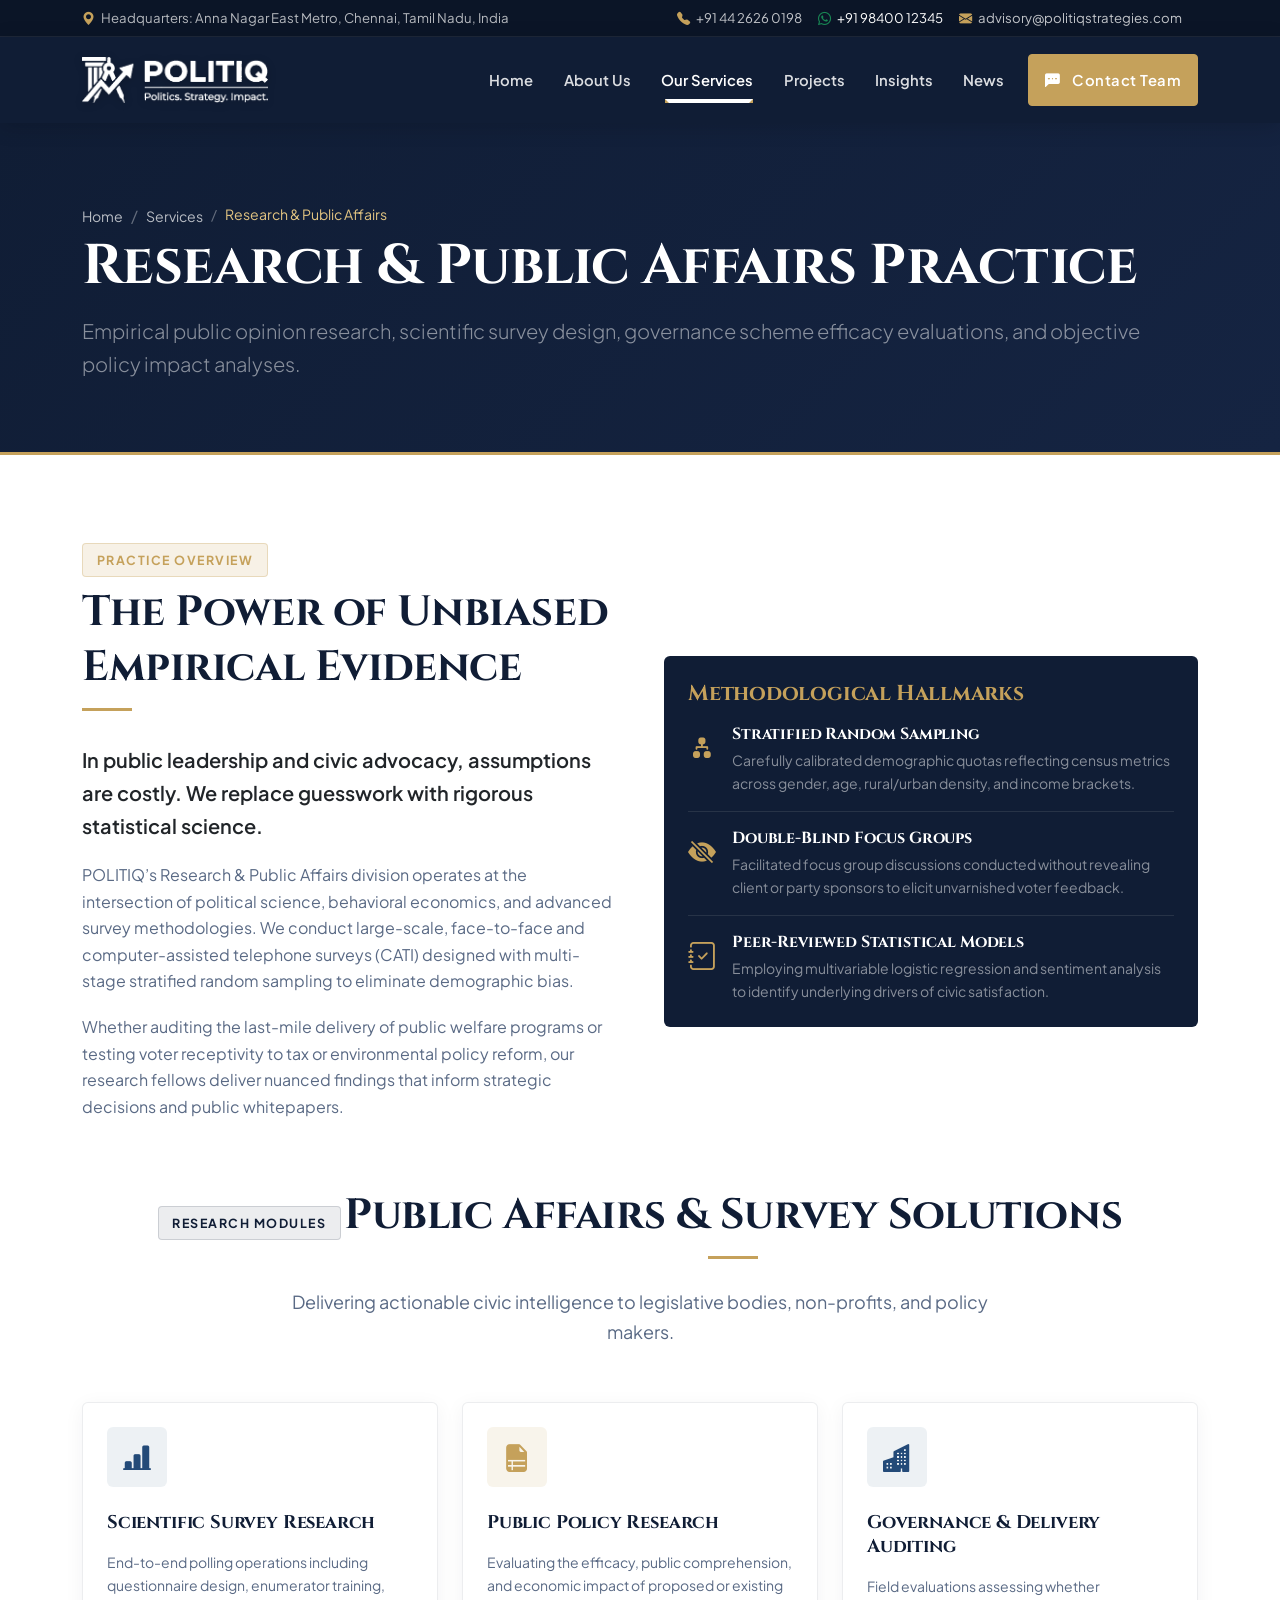
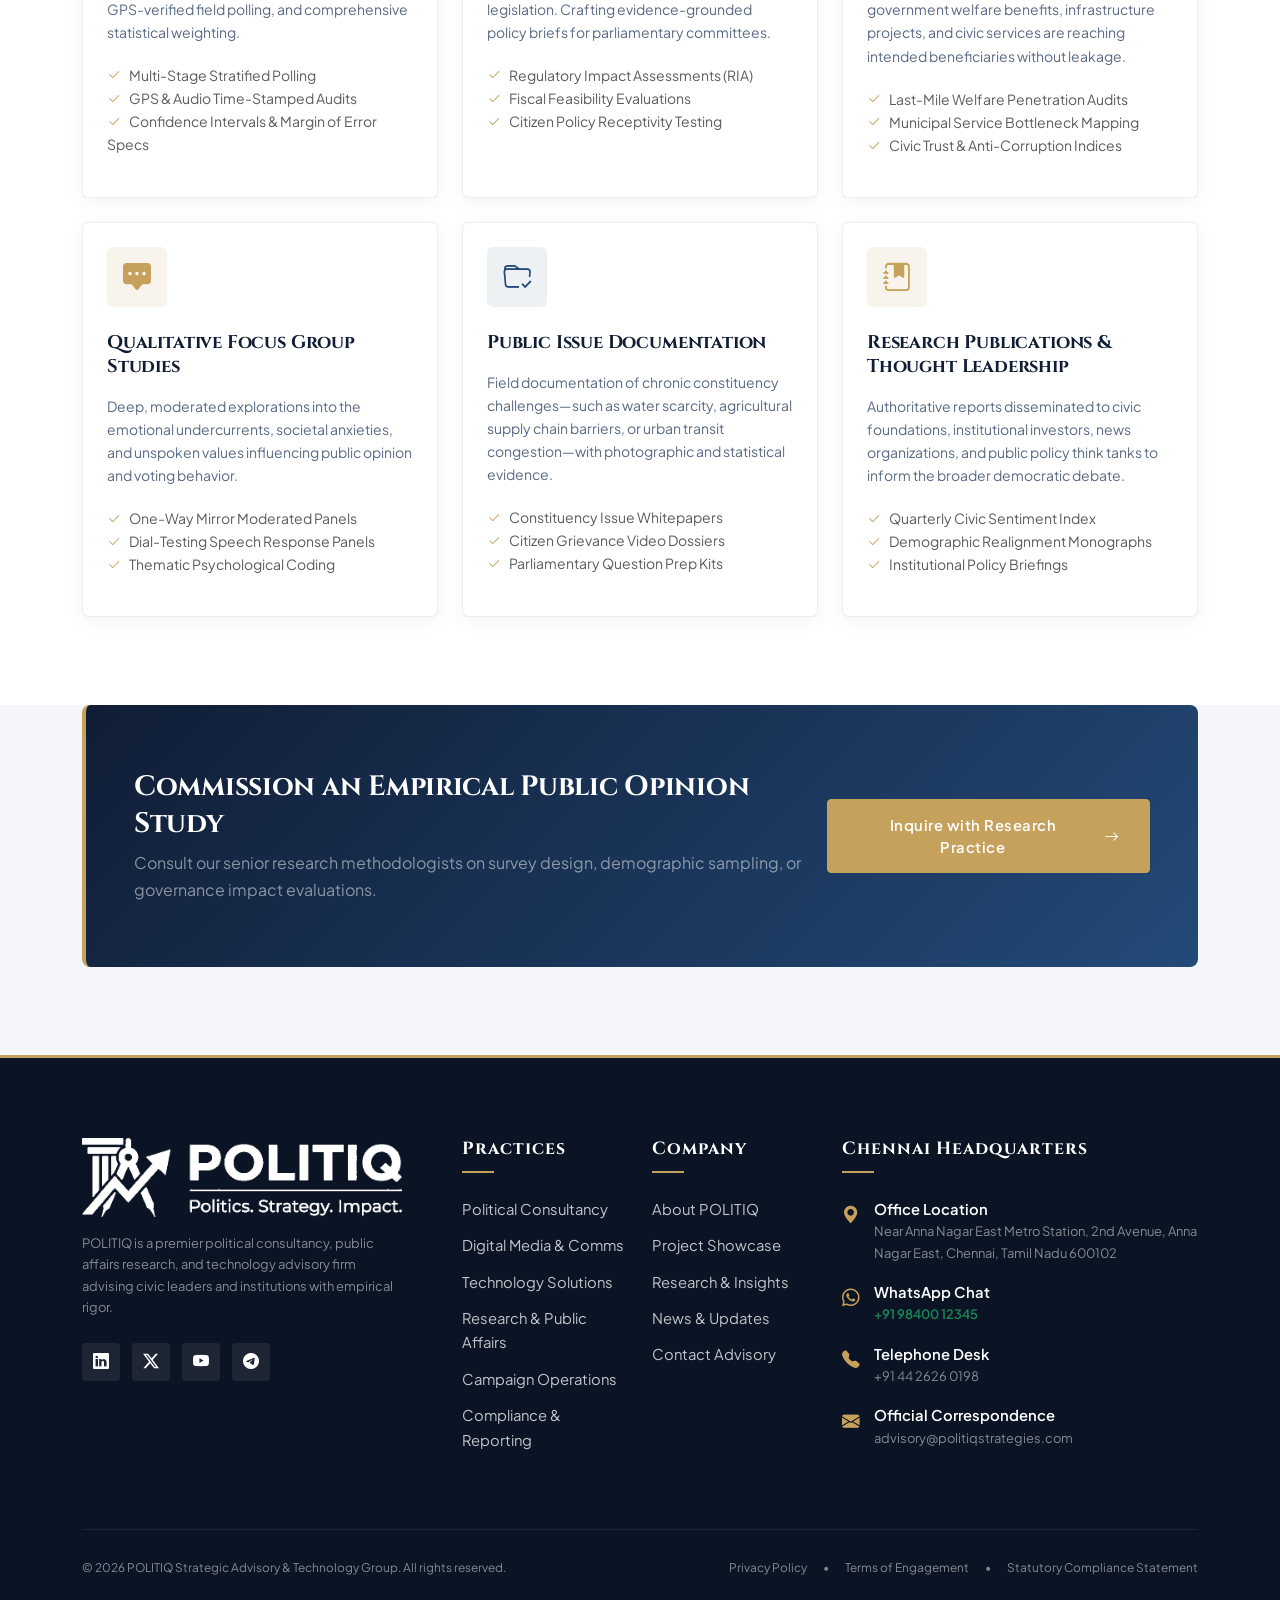
<file: research.html>
﻿<!DOCTYPE html>
<html lang="en">
<head>
  <meta charset="UTF-8">
  <meta name="viewport" content="width=device-width, initial-scale=1.0">
  <title>Research & Public Affairs | POLITIQ - Politics. Strategy. Impact.</title>
  <meta name="description" content="Empirical public opinion polling, governance policy assessments, qualitative focus groups, and public affairs research from POLITIQ.">
  <link rel="icon" type="image/png" href="assets/images/favicon-badge.png">
  <link rel="apple-touch-icon" href="apple-touch-icon.png">
  <link rel="shortcut icon" href="favicon.ico">

  <!-- Google Fonts -->
  <link rel="preconnect" href="https://fonts.googleapis.com">
  <link rel="preconnect" href="https://fonts.gstatic.com" crossorigin>
  <link href="https://fonts.googleapis.com/css2?family=Cinzel:wght@500;600;700;800&family=Plus+Jakarta+Sans:wght@300;400;500;600;700;800&display=swap" rel="stylesheet">

  <!-- Bootstrap 5 CSS -->
  <link href="https://cdn.jsdelivr.net/npm/bootstrap@5.3.2/dist/css/bootstrap.min.css" rel="stylesheet">
  <!-- Bootstrap Icons -->
  <link rel="stylesheet" href="https://cdn.jsdelivr.net/npm/bootstrap-icons@1.11.2/font/bootstrap-icons.min.css">
  <!-- Custom CSS -->
  <link rel="stylesheet" href="assets/css/style.css">
</head>
<body>

  <!-- Topbar -->
  <header class="header-topbar d-none d-lg-block">
    <div class="container">
      <div class="d-flex justify-content-between align-items-center">
        <div class="topbar-left">
          <span><i class="bi bi-geo-alt-fill text-gold me-1"></i> Headquarters: Anna Nagar East Metro, Chennai, Tamil Nadu, India</span>
        </div>
        <div class="topbar-right d-flex align-items-center">
          <a href="tel:+914426260198" class="me-3"><i class="bi bi-telephone-fill text-gold me-1"></i> +91 44 2626 0198</a>
          <a href="https://wa.me/919840012345?text=Hello%20POLITIQ%20Advisory" target="_blank" rel="noopener" class="me-3 text-white"><i class="bi bi-whatsapp text-success me-1"></i> +91 98400 12345</a>
          <a href="mailto:advisory@politiqstrategies.com" class="me-3"><i class="bi bi-envelope-fill text-gold me-1"></i> advisory@politiqstrategies.com</a>
        </div>
      </div>
    </div>
  </header>

  <!-- Main Navigation -->
  <nav class="navbar navbar-expand-xl main-navbar" aria-label="Main Navigation">
    <div class="container">
      <a class="navbar-brand py-1" href="index.html">
        <img src="assets/images/logo-nav-white.png" alt="POLITIQ - Politics. Strategy. Impact.">
      </a>
      <button class="navbar-toggler" type="button" data-bs-toggle="collapse" data-bs-target="#politiqNav" aria-controls="politiqNav" aria-expanded="false" aria-label="Toggle navigation">
        <span class="navbar-toggler-icon"></span>
      </button>

      <div class="collapse navbar-collapse" id="politiqNav">
        <ul class="navbar-nav ms-auto mb-2 mb-xl-0 align-items-xl-center">
          <li class="nav-item"><a class="nav-link" href="index.html">Home</a></li>
          <li class="nav-item"><a class="nav-link" href="about.html">About Us</a></li>
          <li class="nav-item dropdown">
            <a class="nav-link dropdown-toggle active" href="services.html" id="servicesDropdown" role="button" data-bs-toggle="dropdown" aria-expanded="false">
              Our Services
            </a>
            <ul class="dropdown-menu" aria-labelledby="servicesDropdown">
              <li><a class="dropdown-item" href="services.html"><i class="bi bi-grid-fill"></i> All Practice Areas</a></li>
              <li><hr class="dropdown-divider border-secondary opacity-25"></li>
              <li><a class="dropdown-item" href="political-consultancy.html"><i class="bi bi-bank2"></i> Political Consultancy</a></li>
              <li><a class="dropdown-item" href="digital-media.html"><i class="bi bi-megaphone-fill"></i> Digital Media & Comms</a></li>
              <li><a class="dropdown-item" href="technology.html"><i class="bi bi-cpu-fill"></i> Technology & Software</a></li>
              <li><a class="dropdown-item active" href="research.html"><i class="bi bi-graph-up-arrow"></i> Research & Public Affairs</a></li>
              <li><a class="dropdown-item" href="campaign-operations.html"><i class="bi bi-diagram-3-fill"></i> Campaign & Field Operations</a></li>
            </ul>
          </li>
          <li class="nav-item"><a class="nav-link" href="projects.html">Projects</a></li>
          <li class="nav-item"><a class="nav-link" href="insights.html">Insights</a></li>
          <li class="nav-item"><a class="nav-link" href="news.html">News</a></li>
          <li class="nav-item ms-xl-2">
            <a class="btn btn-gold btn-sm px-3" href="contact.html">
              <i class="bi bi-chat-left-dots-fill me-1"></i> Contact Team
            </a>
          </li>
        </ul>
      </div>
    </div>
  </nav>

  <!-- Page Header -->
  <section class="page-header">
    <div class="container">
      <nav aria-label="breadcrumb">
        <ol class="breadcrumb">
          <li class="breadcrumb-item"><a href="index.html">Home</a></li>
          <li class="breadcrumb-item"><a href="services.html">Services</a></li>
          <li class="breadcrumb-item active" aria-current="page">Research & Public Affairs</li>
        </ol>
      </nav>
      <h1 class="font-heading">Research & Public Affairs Practice</h1>
      <p class="lead text-white-50 max-w-700 mb-0">
        Empirical public opinion research, scientific survey design, governance scheme efficacy evaluations, and objective policy impact analyses.
      </p>
    </div>
  </section>

  <!-- Practice Overview -->
  <section class="section-padding bg-white">
    <div class="container">
      <div class="row g-5 align-items-center mb-5">
        <div class="col-lg-6">
          <span class="badge-gold mb-2">Practice Overview</span>
          <h2 class="section-title">The Power of Unbiased Empirical Evidence</h2>
          <p class="lead text-dark fw-semibold mt-3">
            In public leadership and civic advocacy, assumptions are costly. We replace guesswork with rigorous statistical science.
          </p>
          <p class="text-muted-custom">
            POLITIQ’s Research & Public Affairs division operates at the intersection of political science, behavioral economics, and advanced survey methodologies. We conduct large-scale, face-to-face and computer-assisted telephone surveys (CATI) designed with multi-stage stratified random sampling to eliminate demographic bias.
          </p>
          <p class="text-muted-custom">
            Whether auditing the last-mile delivery of public welfare programs or testing voter receptivity to tax or environmental policy reform, our research fellows deliver nuanced findings that inform strategic decisions and public whitepapers.
          </p>
        </div>
        <div class="col-lg-6">
          <div class="p-4 bg-navy text-white rounded">
            <h4 class="text-gold font-heading mb-3">Methodological Hallmarks</h4>
            <div class="d-flex gap-3 mb-3 pb-3 border-bottom border-secondary border-opacity-25">
              <i class="bi bi-diagram-2-fill text-gold fs-3"></i>
              <div>
                <h6 class="text-white mb-1">Stratified Random Sampling</h6>
                <p class="small text-white-50 mb-0">Carefully calibrated demographic quotas reflecting census metrics across gender, age, rural/urban density, and income brackets.</p>
              </div>
            </div>
            <div class="d-flex gap-3 mb-3 pb-3 border-bottom border-secondary border-opacity-25">
              <i class="bi bi-eye-slash-fill text-gold fs-3"></i>
              <div>
                <h6 class="text-white mb-1">Double-Blind Focus Groups</h6>
                <p class="small text-white-50 mb-0">Facilitated focus group discussions conducted without revealing client or party sponsors to elicit unvarnished voter feedback.</p>
              </div>
            </div>
            <div class="d-flex gap-3">
              <i class="bi bi-journal-check text-gold fs-3"></i>
              <div>
                <h6 class="text-white mb-1">Peer-Reviewed Statistical Models</h6>
                <p class="small text-white-50 mb-0">Employing multivariable logistic regression and sentiment analysis to identify underlying drivers of civic satisfaction.</p>
              </div>
            </div>
          </div>
        </div>
      </div>

      <!-- Core Capabilities Grid -->
      <div class="section-header text-center">
        <span class="badge-navy mb-2">Research Modules</span>
        <h2 class="section-title">Public Affairs & Survey Solutions</h2>
        <p class="section-desc">Delivering actionable civic intelligence to legislative bodies, non-profits, and policy makers.</p>
      </div>

      <div class="row g-4">
        <!-- 1. Survey Research -->
        <div class="col-md-6 col-lg-4">
          <div class="custom-card p-4">
            <div class="card-icon-box">
              <i class="bi bi-bar-chart-line-fill"></i>
            </div>
            <h5>Scientific Survey Research</h5>
            <p class="text-muted-custom small">
              End-to-end polling operations including questionnaire design, enumerator training, GPS-verified field polling, and comprehensive statistical weighting.
            </p>
            <ul class="list-unstyled small text-muted">
              <li><i class="bi bi-check2 text-gold me-2"></i>Multi-Stage Stratified Polling</li>
              <li><i class="bi bi-check2 text-gold me-2"></i>GPS & Audio Time-Stamped Audits</li>
              <li><i class="bi bi-check2 text-gold me-2"></i>Confidence Intervals & Margin of Error Specs</li>
            </ul>
          </div>
        </div>

        <!-- 2. Public Policy Research -->
        <div class="col-md-6 col-lg-4">
          <div class="custom-card p-4">
            <div class="card-icon-box gold">
              <i class="bi bi-file-earmark-ruled-fill"></i>
            </div>
            <h5>Public Policy Research</h5>
            <p class="text-muted-custom small">
              Evaluating the efficacy, public comprehension, and economic impact of proposed or existing legislation. Crafting evidence-grounded policy briefs for parliamentary committees.
            </p>
            <ul class="list-unstyled small text-muted">
              <li><i class="bi bi-check2 text-gold me-2"></i>Regulatory Impact Assessments (RIA)</li>
              <li><i class="bi bi-check2 text-gold me-2"></i>Fiscal Feasibility Evaluations</li>
              <li><i class="bi bi-check2 text-gold me-2"></i>Citizen Policy Receptivity Testing</li>
            </ul>
          </div>
        </div>

        <!-- 3. Governance Analysis -->
        <div class="col-md-6 col-lg-4">
          <div class="custom-card p-4">
            <div class="card-icon-box">
              <i class="bi bi-buildings-fill"></i>
            </div>
            <h5>Governance & Delivery Auditing</h5>
            <p class="text-muted-custom small">
              Field evaluations assessing whether government welfare benefits, infrastructure projects, and civic services are reaching intended beneficiaries without leakage.
            </p>
            <ul class="list-unstyled small text-muted">
              <li><i class="bi bi-check2 text-gold me-2"></i>Last-Mile Welfare Penetration Audits</li>
              <li><i class="bi bi-check2 text-gold me-2"></i>Municipal Service Bottleneck Mapping</li>
              <li><i class="bi bi-check2 text-gold me-2"></i>Civic Trust & Anti-Corruption Indices</li>
            </ul>
          </div>
        </div>

        <!-- 4. Qualitative Focus Groups -->
        <div class="col-md-6 col-lg-4">
          <div class="custom-card p-4">
            <div class="card-icon-box gold">
              <i class="bi bi-chat-square-dots-fill"></i>
            </div>
            <h5>Qualitative Focus Group Studies</h5>
            <p class="text-muted-custom small">
              Deep, moderated explorations into the emotional undercurrents, societal anxieties, and unspoken values influencing public opinion and voting behavior.
            </p>
            <ul class="list-unstyled small text-muted">
              <li><i class="bi bi-check2 text-gold me-2"></i>One-Way Mirror Moderated Panels</li>
              <li><i class="bi bi-check2 text-gold me-2"></i>Dial-Testing Speech Response Panels</li>
              <li><i class="bi bi-check2 text-gold me-2"></i>Thematic Psychological Coding</li>
            </ul>
          </div>
        </div>

        <!-- 5. Public Issue Documentation -->
        <div class="col-md-6 col-lg-4">
          <div class="custom-card p-4">
            <div class="card-icon-box">
              <i class="bi bi-folder-check"></i>
            </div>
            <h5>Public Issue Documentation</h5>
            <p class="text-muted-custom small">
              Field documentation of chronic constituency challenges—such as water scarcity, agricultural supply chain barriers, or urban transit congestion—with photographic and statistical evidence.
            </p>
            <ul class="list-unstyled small text-muted">
              <li><i class="bi bi-check2 text-gold me-2"></i>Constituency Issue Whitepapers</li>
              <li><i class="bi bi-check2 text-gold me-2"></i>Citizen Grievance Video Dossiers</li>
              <li><i class="bi bi-check2 text-gold me-2"></i>Parliamentary Question Prep Kits</li>
            </ul>
          </div>
        </div>

        <!-- 6. Research Publications & Briefings -->
        <div class="col-md-6 col-lg-4">
          <div class="custom-card p-4">
            <div class="card-icon-box gold">
              <i class="bi bi-journal-bookmark-fill"></i>
            </div>
            <h5>Research Publications & Thought Leadership</h5>
            <p class="text-muted-custom small">
              Authoritative reports disseminated to civic foundations, institutional investors, news organizations, and public policy think tanks to inform the broader democratic debate.
            </p>
            <ul class="list-unstyled small text-muted">
              <li><i class="bi bi-check2 text-gold me-2"></i>Quarterly Civic Sentiment Index</li>
              <li><i class="bi bi-check2 text-gold me-2"></i>Demographic Realignment Monographs</li>
              <li><i class="bi bi-check2 text-gold me-2"></i>Institutional Policy Briefings</li>
            </ul>
          </div>
        </div>
      </div>

    </div>
  </section>

  <!-- CTA Banner -->
  <section class="section-padding bg-surface pt-0">
    <div class="container">
      <div class="cta-banner">
        <div class="row align-items-center position-relative z-1">
          <div class="col-lg-8">
            <h3 class="text-white mb-2">Commission an Empirical Public Opinion Study</h3>
            <p class="text-white-50 mb-0">Consult our senior research methodologists on survey design, demographic sampling, or governance impact evaluations.</p>
          </div>
          <div class="col-lg-4 text-lg-end mt-3 mt-lg-0">
            <a href="contact.html" class="btn btn-gold">Inquire with Research Practice <i class="bi bi-arrow-right ms-2"></i></a>
          </div>
        </div>
      </div>
    </div>
  </section>

  <!-- Site Footer -->
  <footer class="site-footer">
    <div class="container">
      <div class="row g-4">
        <div class="col-lg-4 pe-lg-5">
          <div class="mb-3">
            <img src="assets/images/logo-nav-white.png" alt="POLITIQ Logo" height="42">
          </div>
          <p class="small text-white-50 mb-4">
            POLITIQ is a premier political consultancy, public affairs research, and technology advisory firm advising civic leaders and institutions with empirical rigor.
          </p>
          <div class="social-links-group">
            <a href="https://linkedin.com" target="_blank" rel="noopener" class="social-icon-btn" aria-label="LinkedIn"><i class="bi bi-linkedin"></i></a>
            <a href="https://twitter.com" target="_blank" rel="noopener" class="social-icon-btn" aria-label="Twitter"><i class="bi bi-twitter-x"></i></a>
            <a href="https://youtube.com" target="_blank" rel="noopener" class="social-icon-btn" aria-label="YouTube"><i class="bi bi-youtube"></i></a>
            <a href="https://telegram.org" target="_blank" rel="noopener" class="social-icon-btn" aria-label="Telegram"><i class="bi bi-telegram"></i></a>
          </div>
        </div>

        <div class="col-sm-6 col-lg-2">
          <h5>Practices</h5>
          <ul class="footer-links">
            <li><a href="political-consultancy.html">Political Consultancy</a></li>
            <li><a href="digital-media.html">Digital Media & Comms</a></li>
            <li><a href="technology.html">Technology Solutions</a></li>
            <li><a href="research.html">Research & Public Affairs</a></li>
            <li><a href="campaign-operations.html">Campaign Operations</a></li>
            <li><a href="services.html">Compliance & Reporting</a></li>
          </ul>
        </div>

        <div class="col-sm-6 col-lg-2">
          <h5>Company</h5>
          <ul class="footer-links">
            <li><a href="about.html">About POLITIQ</a></li>
            <li><a href="projects.html">Project Showcase</a></li>
            <li><a href="insights.html">Research & Insights</a></li>
            <li><a href="news.html">News & Updates</a></li>
            <li><a href="contact.html">Contact Advisory</a></li>
          </ul>
        </div>

        <div class="col-lg-4">
          <h5>Chennai Headquarters</h5>
          <div class="footer-contact-item">
            <i class="bi bi-geo-alt-fill"></i>
            <div>
              <div class="fw-semibold text-white">Office Location</div>
              <div class="text-white-50 small">Near Anna Nagar East Metro Station, 2nd Avenue, Anna Nagar East, Chennai, Tamil Nadu 600102</div>
            </div>
          </div>
          <div class="footer-contact-item">
            <i class="bi bi-whatsapp"></i>
            <div>
              <div class="fw-semibold text-white">WhatsApp Chat</div>
              <div class="text-white-50 small"><a href="https://wa.me/919840012345" class="text-success fw-semibold">+91 98400 12345</a></div>
            </div>
          </div>
          <div class="footer-contact-item">
            <i class="bi bi-telephone-fill"></i>
            <div>
              <div class="fw-semibold text-white">Telephone Desk</div>
              <div class="text-white-50 small">+91 44 2626 0198</div>
            </div>
          </div>
          <div class="footer-contact-item">
            <i class="bi bi-envelope-fill"></i>
            <div>
              <div class="fw-semibold text-white">Official Correspondence</div>
              <div class="text-white-50 small">advisory@politiqstrategies.com</div>
            </div>
          </div>
        </div>
      </div>
<div class="footer-bottom d-flex flex-column flex-md-row justify-content-between align-items-center gap-3">
        <p class="mb-0 text-white-50 small">
          &copy; 2026 POLITIQ Strategic Advisory & Technology Group. All rights reserved.
        </p>
        <div class="d-flex gap-3 small">
          <a href="privacy-policy.html" class="text-white-50">Privacy Policy</a>
          <span class="text-white-50">&bull;</span>
          <a href="privacy-policy.html#terms" class="text-white-50">Terms of Engagement</a>
          <span class="text-white-50">&bull;</span>
          <a href="privacy-policy.html#compliance" class="text-white-50">Statutory Compliance Statement</a>
        </div>
      </div>
    </div>
  </footer>

  <!-- Back to Top Button -->
  <button id="backToTopBtn" class="back-to-top" aria-label="Back to Top">
    <i class="bi bi-arrow-up"></i>
  </button>

  <!-- Bootstrap 5 Bundle JS -->
  <script src="https://cdn.jsdelivr.net/npm/bootstrap@5.3.2/dist/js/bootstrap.bundle.min.js"></script>
  <!-- Custom JS -->
  <script src="assets/js/script.js"></script>
</body>
</html>
</file>
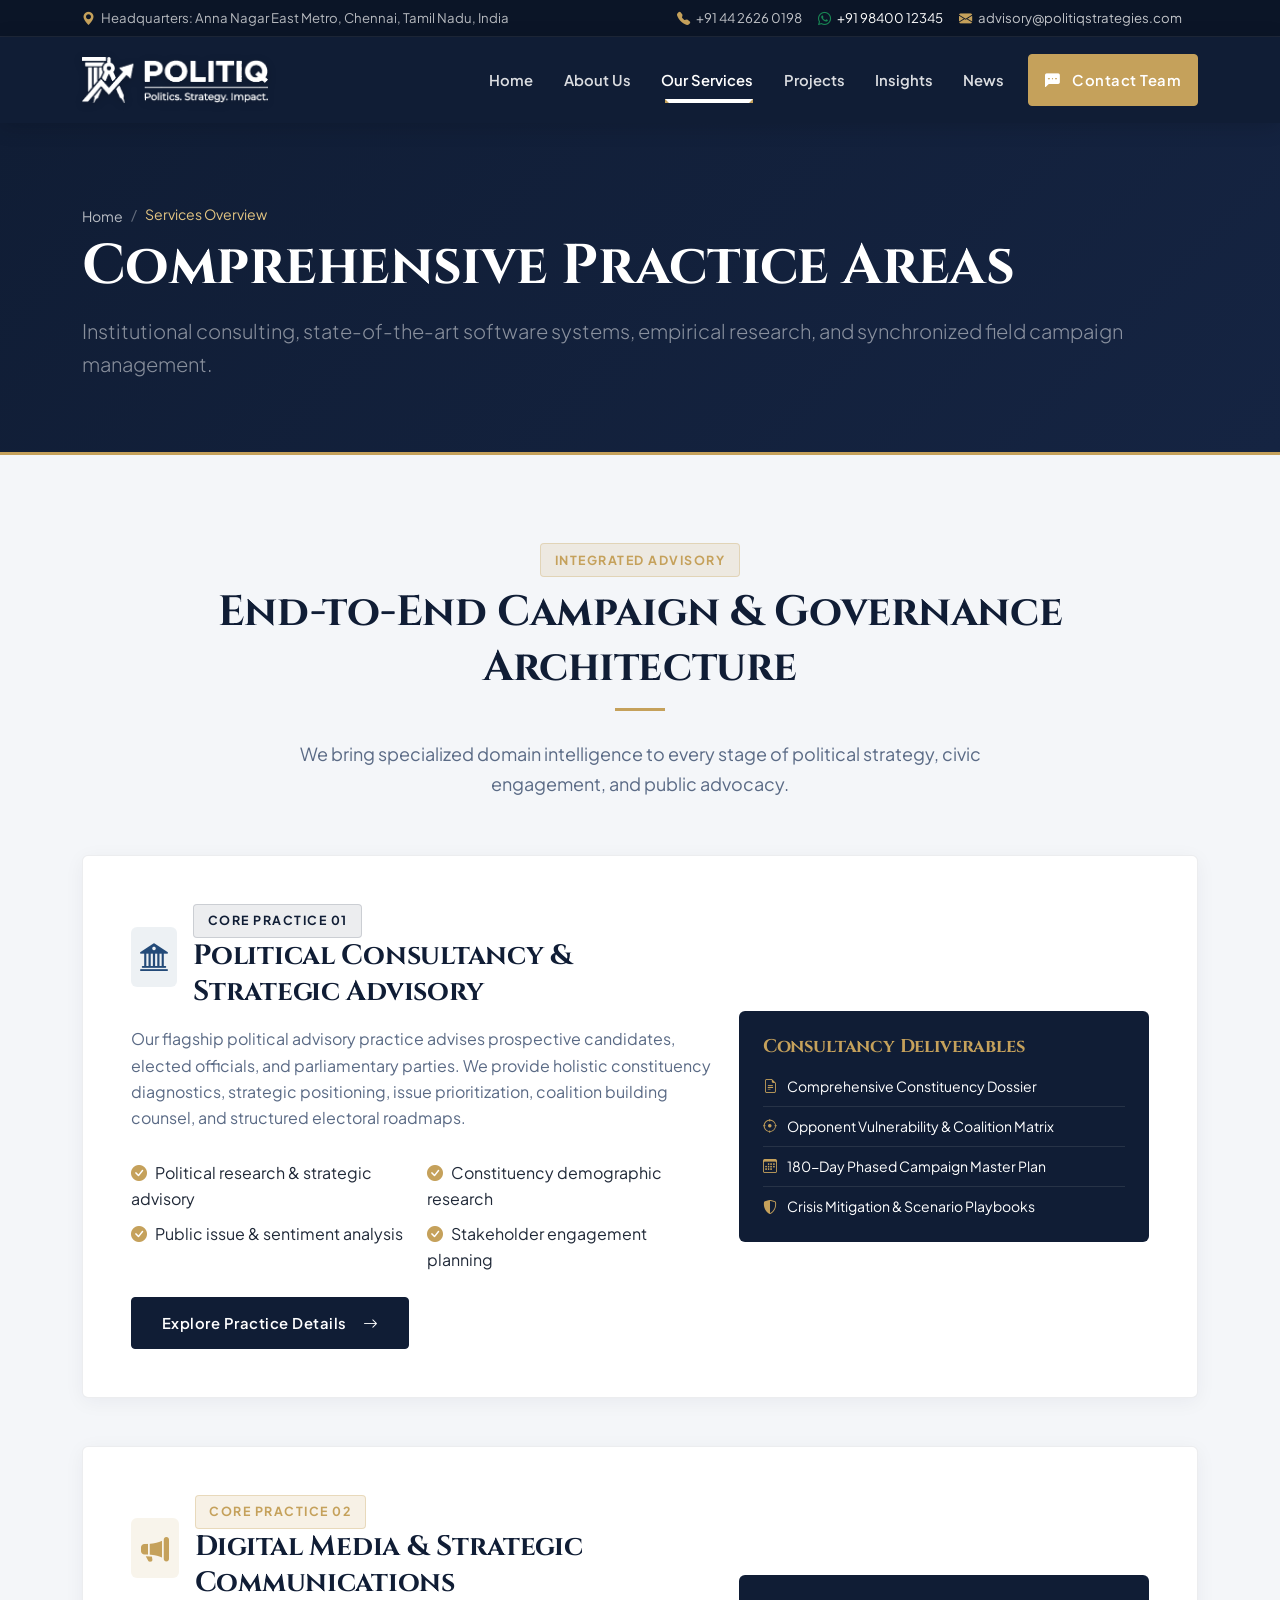
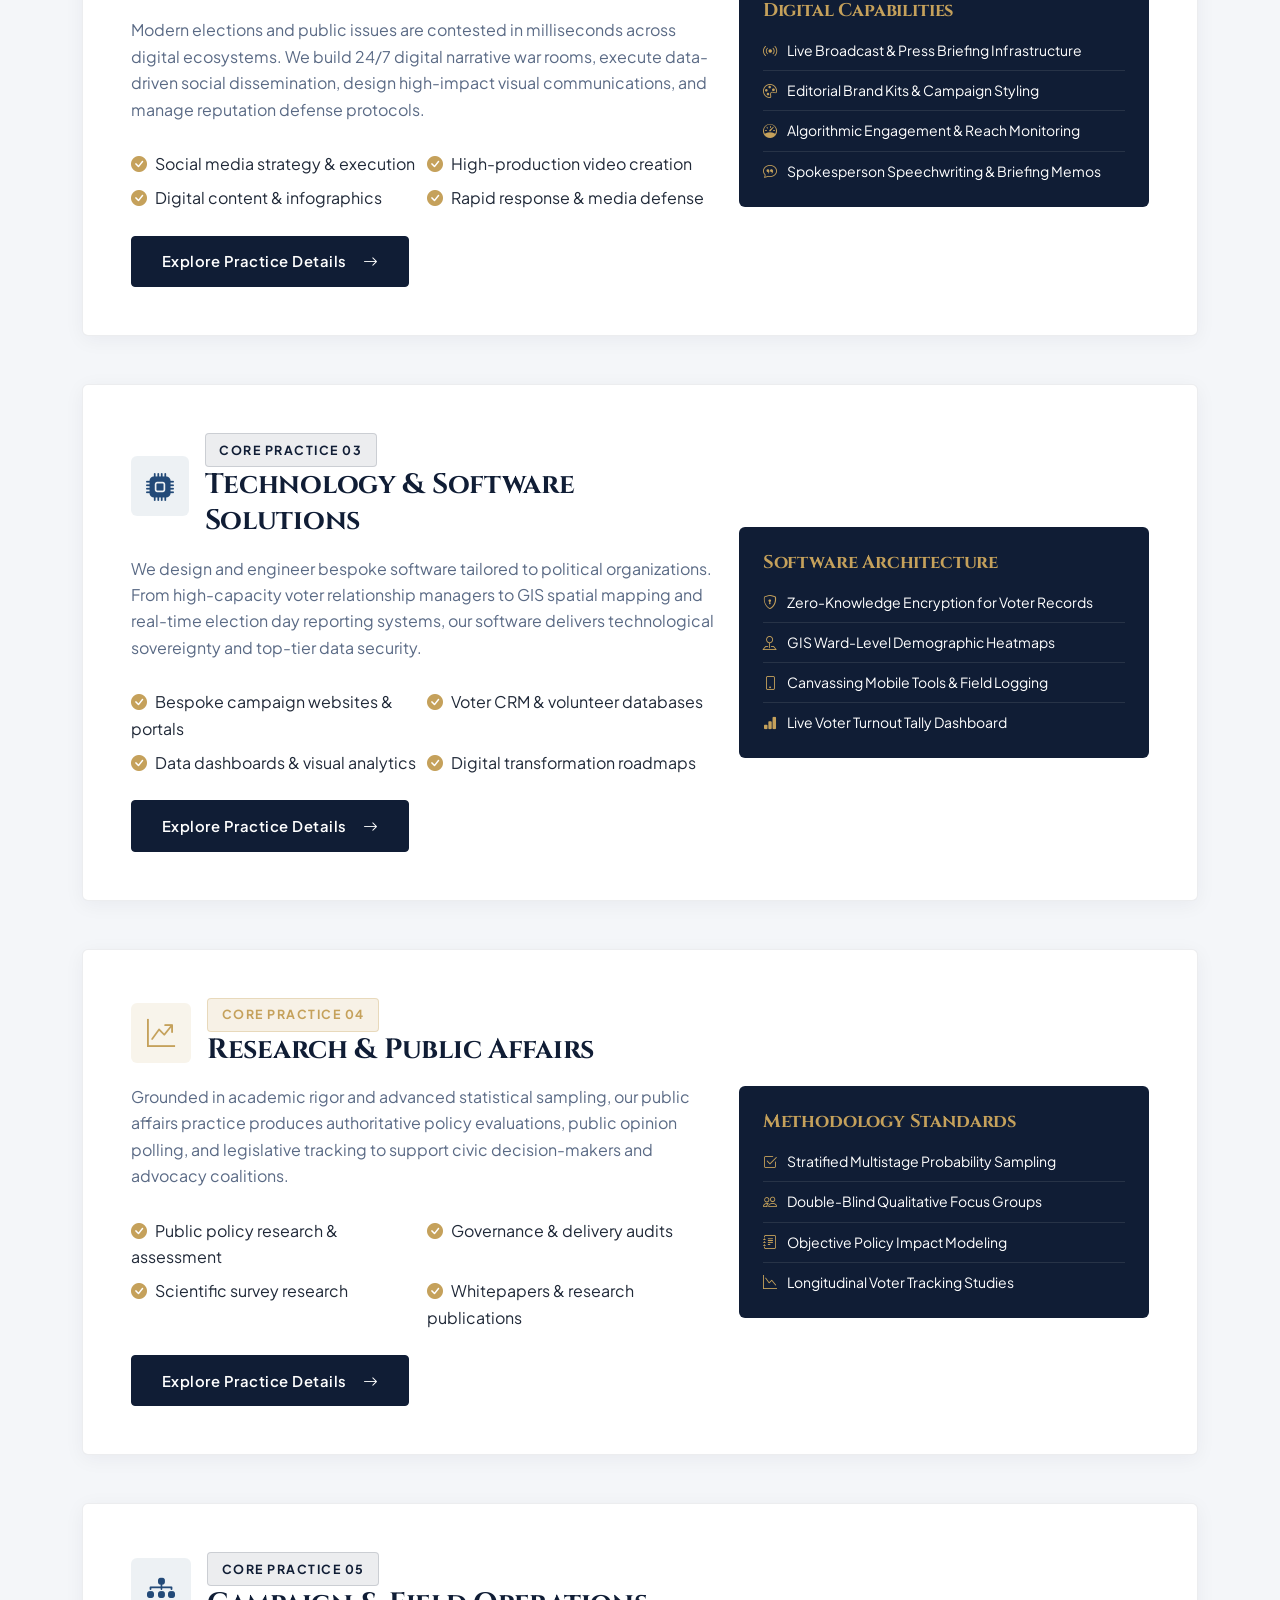
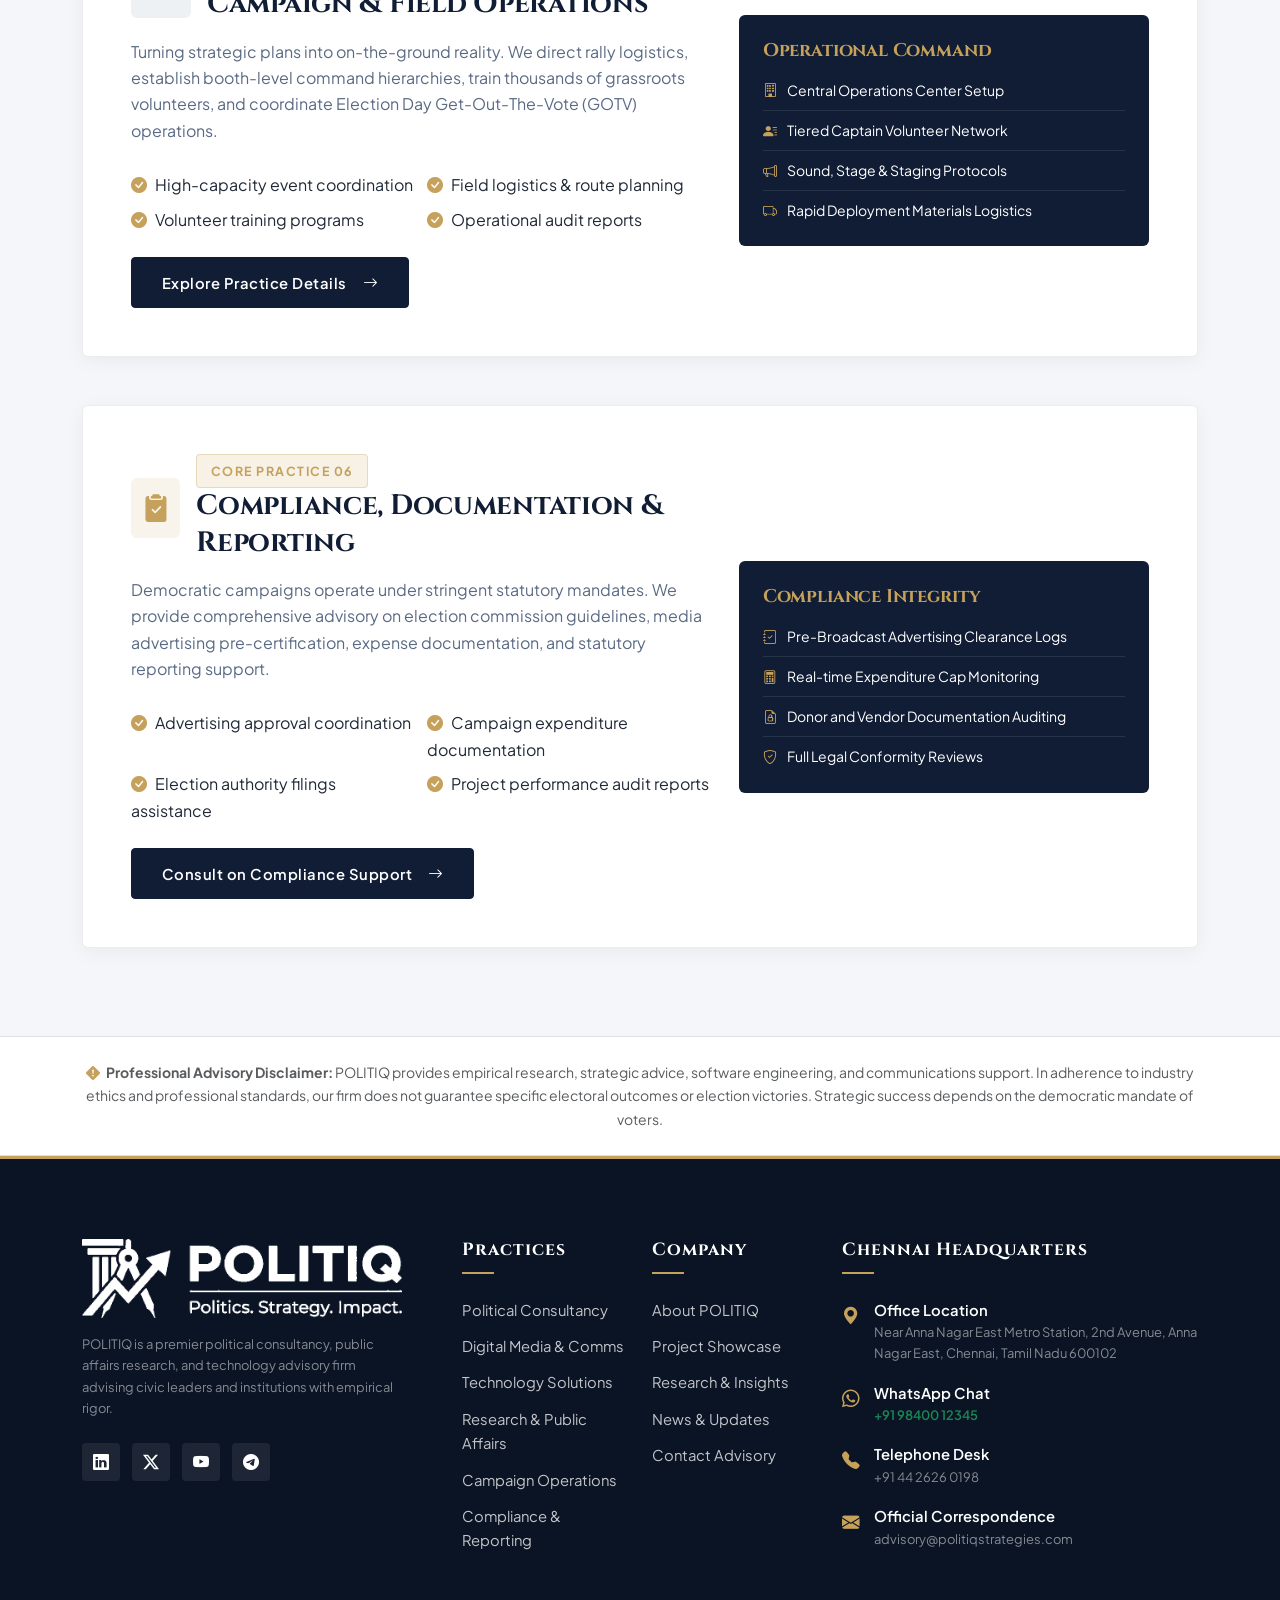
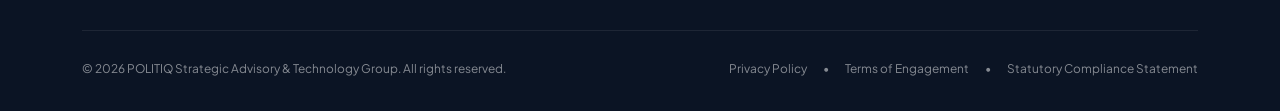
<file: services.html>
﻿<!DOCTYPE html>
<html lang="en">
<head>
  <meta charset="UTF-8">
  <meta name="viewport" content="width=device-width, initial-scale=1.0">
  <title>Our Services & Practice Areas | POLITIQ - Politics. Strategy. Impact.</title>
  <meta name="description" content="Explore POLITIQ's six core practice areas: Political Consultancy, Digital Media, Technology Solutions, Research & Public Affairs, Campaign Operations, and Compliance Support.">
  <link rel="icon" type="image/png" href="assets/images/favicon-badge.png">
  <link rel="apple-touch-icon" href="apple-touch-icon.png">
  <link rel="shortcut icon" href="favicon.ico">

  <!-- Google Fonts -->
  <link rel="preconnect" href="https://fonts.googleapis.com">
  <link rel="preconnect" href="https://fonts.gstatic.com" crossorigin>
  <link href="https://fonts.googleapis.com/css2?family=Cinzel:wght@500;600;700;800&family=Plus+Jakarta+Sans:wght@300;400;500;600;700;800&display=swap" rel="stylesheet">

  <!-- Bootstrap 5 CSS -->
  <link href="https://cdn.jsdelivr.net/npm/bootstrap@5.3.2/dist/css/bootstrap.min.css" rel="stylesheet">
  <!-- Bootstrap Icons -->
  <link rel="stylesheet" href="https://cdn.jsdelivr.net/npm/bootstrap-icons@1.11.2/font/bootstrap-icons.min.css">
  <!-- Custom CSS -->
  <link rel="stylesheet" href="assets/css/style.css">
</head>
<body>

  <!-- Topbar -->
  <header class="header-topbar d-none d-lg-block">
    <div class="container">
      <div class="d-flex justify-content-between align-items-center">
        <div class="topbar-left">
          <span><i class="bi bi-geo-alt-fill text-gold me-1"></i> Headquarters: Anna Nagar East Metro, Chennai, Tamil Nadu, India</span>
        </div>
        <div class="topbar-right d-flex align-items-center">
          <a href="tel:+914426260198" class="me-3"><i class="bi bi-telephone-fill text-gold me-1"></i> +91 44 2626 0198</a>
          <a href="https://wa.me/919840012345?text=Hello%20POLITIQ%20Advisory" target="_blank" rel="noopener" class="me-3 text-white"><i class="bi bi-whatsapp text-success me-1"></i> +91 98400 12345</a>
          <a href="mailto:advisory@politiqstrategies.com" class="me-3"><i class="bi bi-envelope-fill text-gold me-1"></i> advisory@politiqstrategies.com</a>
        </div>
      </div>
    </div>
  </header>

  <!-- Main Navigation -->
  <nav class="navbar navbar-expand-xl main-navbar" aria-label="Main Navigation">
    <div class="container">
      <a class="navbar-brand py-1" href="index.html">
        <img src="assets/images/logo-nav-white.png" alt="POLITIQ - Politics. Strategy. Impact.">
      </a>
      <button class="navbar-toggler" type="button" data-bs-toggle="collapse" data-bs-target="#politiqNav" aria-controls="politiqNav" aria-expanded="false" aria-label="Toggle navigation">
        <span class="navbar-toggler-icon"></span>
      </button>

      <div class="collapse navbar-collapse" id="politiqNav">
        <ul class="navbar-nav ms-auto mb-2 mb-xl-0 align-items-xl-center">
          <li class="nav-item"><a class="nav-link" href="index.html">Home</a></li>
          <li class="nav-item"><a class="nav-link" href="about.html">About Us</a></li>
          <li class="nav-item dropdown">
            <a class="nav-link dropdown-toggle active" href="services.html" id="servicesDropdown" role="button" data-bs-toggle="dropdown" aria-expanded="false">
              Our Services
            </a>
            <ul class="dropdown-menu" aria-labelledby="servicesDropdown">
              <li><a class="dropdown-item active" href="services.html"><i class="bi bi-grid-fill"></i> All Practice Areas</a></li>
              <li><hr class="dropdown-divider border-secondary opacity-25"></li>
              <li><a class="dropdown-item" href="political-consultancy.html"><i class="bi bi-bank2"></i> Political Consultancy</a></li>
              <li><a class="dropdown-item" href="digital-media.html"><i class="bi bi-megaphone-fill"></i> Digital Media & Comms</a></li>
              <li><a class="dropdown-item" href="technology.html"><i class="bi bi-cpu-fill"></i> Technology & Software</a></li>
              <li><a class="dropdown-item" href="research.html"><i class="bi bi-graph-up-arrow"></i> Research & Public Affairs</a></li>
              <li><a class="dropdown-item" href="campaign-operations.html"><i class="bi bi-diagram-3-fill"></i> Campaign & Field Operations</a></li>
            </ul>
          </li>
          <li class="nav-item"><a class="nav-link" href="projects.html">Projects</a></li>
          <li class="nav-item"><a class="nav-link" href="insights.html">Insights</a></li>
          <li class="nav-item"><a class="nav-link" href="news.html">News</a></li>
          <li class="nav-item ms-xl-2">
            <a class="btn btn-gold btn-sm px-3" href="contact.html">
              <i class="bi bi-chat-left-dots-fill me-1"></i> Contact Team
            </a>
          </li>
        </ul>
      </div>
    </div>
  </nav>

  <!-- Page Header -->
  <section class="page-header">
    <div class="container">
      <nav aria-label="breadcrumb">
        <ol class="breadcrumb">
          <li class="breadcrumb-item"><a href="index.html">Home</a></li>
          <li class="breadcrumb-item active" aria-current="page">Services Overview</li>
        </ol>
      </nav>
      <h1 class="font-heading">Comprehensive Practice Areas</h1>
      <p class="lead text-white-50 max-w-700 mb-0">
        Institutional consulting, state-of-the-art software systems, empirical research, and synchronized field campaign management.
      </p>
    </div>
  </section>

  <!-- Practice Summary Grid -->
  <section class="section-padding bg-surface">
    <div class="container">
      <div class="section-header text-center">
        <span class="badge-gold mb-2">Integrated Advisory</span>
        <h2 class="section-title">End-to-End Campaign & Governance Architecture</h2>
        <p class="section-desc">
          We bring specialized domain intelligence to every stage of political strategy, civic engagement, and public advocacy.
        </p>
      </div>

      <!-- Practice 1 -->
      <div class="custom-card mb-5 p-4 p-md-5">
        <div class="row align-items-center g-4">
          <div class="col-lg-7">
            <div class="d-flex align-items-center gap-3 mb-3">
              <div class="card-icon-box mb-0"><i class="bi bi-bank2"></i></div>
              <div>
                <span class="badge-navy">Core Practice 01</span>
                <h3 class="mb-0">Political Consultancy & Strategic Advisory</h3>
              </div>
            </div>
            <p class="text-muted-custom">
              Our flagship political advisory practice advises prospective candidates, elected officials, and parliamentary parties. We provide holistic constituency diagnostics, strategic positioning, issue prioritization, coalition building counsel, and structured electoral roadmaps.
            </p>
            <div class="row g-2 pt-2 mb-4">
              <div class="col-sm-6"><i class="bi bi-check-circle-fill text-gold me-2"></i>Political research & strategic advisory</div>
              <div class="col-sm-6"><i class="bi bi-check-circle-fill text-gold me-2"></i>Constituency demographic research</div>
              <div class="col-sm-6"><i class="bi bi-check-circle-fill text-gold me-2"></i>Public issue & sentiment analysis</div>
              <div class="col-sm-6"><i class="bi bi-check-circle-fill text-gold me-2"></i>Stakeholder engagement planning</div>
            </div>
            <a href="political-consultancy.html" class="btn btn-navy">
              Explore Practice Details <i class="bi bi-arrow-right ms-2"></i>
            </a>
          </div>
          <div class="col-lg-5">
            <div class="p-4 bg-navy text-white rounded">
              <h5 class="text-gold font-heading mb-3">Consultancy Deliverables</h5>
              <ul class="list-unstyled small mb-0">
                <li class="mb-2 pb-2 border-bottom border-secondary border-opacity-25"><i class="bi bi-file-earmark-text text-gold me-2"></i> Comprehensive Constituency Dossier</li>
                <li class="mb-2 pb-2 border-bottom border-secondary border-opacity-25"><i class="bi bi-crosshair text-gold me-2"></i> Opponent Vulnerability & Coalition Matrix</li>
                <li class="mb-2 pb-2 border-bottom border-secondary border-opacity-25"><i class="bi bi-calendar3 text-gold me-2"></i> 180-Day Phased Campaign Master Plan</li>
                <li><i class="bi bi-shield-shaded text-gold me-2"></i> Crisis Mitigation & Scenario Playbooks</li>
              </ul>
            </div>
          </div>
        </div>
      </div>

      <!-- Practice 2 -->
      <div class="custom-card mb-5 p-4 p-md-5">
        <div class="row align-items-center g-4">
          <div class="col-lg-7">
            <div class="d-flex align-items-center gap-3 mb-3">
              <div class="card-icon-box gold mb-0"><i class="bi bi-megaphone-fill"></i></div>
              <div>
                <span class="badge-gold">Core Practice 02</span>
                <h3 class="mb-0">Digital Media & Strategic Communications</h3>
              </div>
            </div>
            <p class="text-muted-custom">
              Modern elections and public issues are contested in milliseconds across digital ecosystems. We build 24/7 digital narrative war rooms, execute data-driven social dissemination, design high-impact visual communications, and manage reputation defense protocols.
            </p>
            <div class="row g-2 pt-2 mb-4">
              <div class="col-sm-6"><i class="bi bi-check-circle-fill text-gold me-2"></i>Social media strategy & execution</div>
              <div class="col-sm-6"><i class="bi bi-check-circle-fill text-gold me-2"></i>High-production video creation</div>
              <div class="col-sm-6"><i class="bi bi-check-circle-fill text-gold me-2"></i>Digital content & infographics</div>
              <div class="col-sm-6"><i class="bi bi-check-circle-fill text-gold me-2"></i>Rapid response & media defense</div>
            </div>
            <a href="digital-media.html" class="btn btn-navy">
              Explore Practice Details <i class="bi bi-arrow-right ms-2"></i>
            </a>
          </div>
          <div class="col-lg-5">
            <div class="p-4 bg-navy text-white rounded">
              <h5 class="text-gold font-heading mb-3">Digital Capabilities</h5>
              <ul class="list-unstyled small mb-0">
                <li class="mb-2 pb-2 border-bottom border-secondary border-opacity-25"><i class="bi bi-broadcast text-gold me-2"></i> Live Broadcast & Press Briefing Infrastructure</li>
                <li class="mb-2 pb-2 border-bottom border-secondary border-opacity-25"><i class="bi bi-palette text-gold me-2"></i> Editorial Brand Kits & Campaign Styling</li>
                <li class="mb-2 pb-2 border-bottom border-secondary border-opacity-25"><i class="bi bi-speedometer text-gold me-2"></i> Algorithmic Engagement & Reach Monitoring</li>
                <li><i class="bi bi-chat-quote text-gold me-2"></i> Spokesperson Speechwriting & Briefing Memos</li>
              </ul>
            </div>
          </div>
        </div>
      </div>

      <!-- Practice 3 -->
      <div class="custom-card mb-5 p-4 p-md-5">
        <div class="row align-items-center g-4">
          <div class="col-lg-7">
            <div class="d-flex align-items-center gap-3 mb-3">
              <div class="card-icon-box mb-0"><i class="bi bi-cpu-fill"></i></div>
              <div>
                <span class="badge-navy">Core Practice 03</span>
                <h3 class="mb-0">Technology & Software Solutions</h3>
              </div>
            </div>
            <p class="text-muted-custom">
              We design and engineer bespoke software tailored to political organizations. From high-capacity voter relationship managers to GIS spatial mapping and real-time election day reporting systems, our software delivers technological sovereignty and top-tier data security.
            </p>
            <div class="row g-2 pt-2 mb-4">
              <div class="col-sm-6"><i class="bi bi-check-circle-fill text-gold me-2"></i>Bespoke campaign websites & portals</div>
              <div class="col-sm-6"><i class="bi bi-check-circle-fill text-gold me-2"></i>Voter CRM & volunteer databases</div>
              <div class="col-sm-6"><i class="bi bi-check-circle-fill text-gold me-2"></i>Data dashboards & visual analytics</div>
              <div class="col-sm-6"><i class="bi bi-check-circle-fill text-gold me-2"></i>Digital transformation roadmaps</div>
            </div>
            <a href="technology.html" class="btn btn-navy">
              Explore Practice Details <i class="bi bi-arrow-right ms-2"></i>
            </a>
          </div>
          <div class="col-lg-5">
            <div class="p-4 bg-navy text-white rounded">
              <h5 class="text-gold font-heading mb-3">Software Architecture</h5>
              <ul class="list-unstyled small mb-0">
                <li class="mb-2 pb-2 border-bottom border-secondary border-opacity-25"><i class="bi bi-shield-lock text-gold me-2"></i> Zero-Knowledge Encryption for Voter Records</li>
                <li class="mb-2 pb-2 border-bottom border-secondary border-opacity-25"><i class="bi bi-pin-map text-gold me-2"></i> GIS Ward-Level Demographic Heatmaps</li>
                <li class="mb-2 pb-2 border-bottom border-secondary border-opacity-25"><i class="bi bi-phone text-gold me-2"></i> Canvassing Mobile Tools & Field Logging</li>
                <li><i class="bi bi-bar-chart-fill text-gold me-2"></i> Live Voter Turnout Tally Dashboard</li>
              </ul>
            </div>
          </div>
        </div>
      </div>

      <!-- Practice 4 -->
      <div class="custom-card mb-5 p-4 p-md-5">
        <div class="row align-items-center g-4">
          <div class="col-lg-7">
            <div class="d-flex align-items-center gap-3 mb-3">
              <div class="card-icon-box gold mb-0"><i class="bi bi-graph-up-arrow"></i></div>
              <div>
                <span class="badge-gold">Core Practice 04</span>
                <h3 class="mb-0">Research & Public Affairs</h3>
              </div>
            </div>
            <p class="text-muted-custom">
              Grounded in academic rigor and advanced statistical sampling, our public affairs practice produces authoritative policy evaluations, public opinion polling, and legislative tracking to support civic decision-makers and advocacy coalitions.
            </p>
            <div class="row g-2 pt-2 mb-4">
              <div class="col-sm-6"><i class="bi bi-check-circle-fill text-gold me-2"></i>Public policy research & assessment</div>
              <div class="col-sm-6"><i class="bi bi-check-circle-fill text-gold me-2"></i>Governance & delivery audits</div>
              <div class="col-sm-6"><i class="bi bi-check-circle-fill text-gold me-2"></i>Scientific survey research</div>
              <div class="col-sm-6"><i class="bi bi-check-circle-fill text-gold me-2"></i>Whitepapers & research publications</div>
            </div>
            <a href="research.html" class="btn btn-navy">
              Explore Practice Details <i class="bi bi-arrow-right ms-2"></i>
            </a>
          </div>
          <div class="col-lg-5">
            <div class="p-4 bg-navy text-white rounded">
              <h5 class="text-gold font-heading mb-3">Methodology Standards</h5>
              <ul class="list-unstyled small mb-0">
                <li class="mb-2 pb-2 border-bottom border-secondary border-opacity-25"><i class="bi bi-check2-square text-gold me-2"></i> Stratified Multistage Probability Sampling</li>
                <li class="mb-2 pb-2 border-bottom border-secondary border-opacity-25"><i class="bi bi-people text-gold me-2"></i> Double-Blind Qualitative Focus Groups</li>
                <li class="mb-2 pb-2 border-bottom border-secondary border-opacity-25"><i class="bi bi-journal-text text-gold me-2"></i> Objective Policy Impact Modeling</li>
                <li><i class="bi bi-graph-down text-gold me-2"></i> Longitudinal Voter Tracking Studies</li>
              </ul>
            </div>
          </div>
        </div>
      </div>

      <!-- Practice 5 -->
      <div class="custom-card mb-5 p-4 p-md-5">
        <div class="row align-items-center g-4">
          <div class="col-lg-7">
            <div class="d-flex align-items-center gap-3 mb-3">
              <div class="card-icon-box mb-0"><i class="bi bi-diagram-3-fill"></i></div>
              <div>
                <span class="badge-navy">Core Practice 05</span>
                <h3 class="mb-0">Campaign & Field Operations</h3>
              </div>
            </div>
            <p class="text-muted-custom">
              Turning strategic plans into on-the-ground reality. We direct rally logistics, establish booth-level command hierarchies, train thousands of grassroots volunteers, and coordinate Election Day Get-Out-The-Vote (GOTV) operations.
            </p>
            <div class="row g-2 pt-2 mb-4">
              <div class="col-sm-6"><i class="bi bi-check-circle-fill text-gold me-2"></i>High-capacity event coordination</div>
              <div class="col-sm-6"><i class="bi bi-check-circle-fill text-gold me-2"></i>Field logistics & route planning</div>
              <div class="col-sm-6"><i class="bi bi-check-circle-fill text-gold me-2"></i>Volunteer training programs</div>
              <div class="col-sm-6"><i class="bi bi-check-circle-fill text-gold me-2"></i>Operational audit reports</div>
            </div>
            <a href="campaign-operations.html" class="btn btn-navy">
              Explore Practice Details <i class="bi bi-arrow-right ms-2"></i>
            </a>
          </div>
          <div class="col-lg-5">
            <div class="p-4 bg-navy text-white rounded">
              <h5 class="text-gold font-heading mb-3">Operational Command</h5>
              <ul class="list-unstyled small mb-0">
                <li class="mb-2 pb-2 border-bottom border-secondary border-opacity-25"><i class="bi bi-building text-gold me-2"></i> Central Operations Center Setup</li>
                <li class="mb-2 pb-2 border-bottom border-secondary border-opacity-25"><i class="bi bi-person-lines-fill text-gold me-2"></i> Tiered Captain Volunteer Network</li>
                <li class="mb-2 pb-2 border-bottom border-secondary border-opacity-25"><i class="bi bi-megaphone text-gold me-2"></i> Sound, Stage & Staging Protocols</li>
                <li><i class="bi bi-truck text-gold me-2"></i> Rapid Deployment Materials Logistics</li>
              </ul>
            </div>
          </div>
        </div>
      </div>

      <!-- Practice 6 -->
      <div class="custom-card p-4 p-md-5">
        <div class="row align-items-center g-4">
          <div class="col-lg-7">
            <div class="d-flex align-items-center gap-3 mb-3">
              <div class="card-icon-box gold mb-0"><i class="bi bi-clipboard2-check-fill"></i></div>
              <div>
                <span class="badge-gold">Core Practice 06</span>
                <h3 class="mb-0">Compliance, Documentation & Reporting</h3>
              </div>
            </div>
            <p class="text-muted-custom">
              Democratic campaigns operate under stringent statutory mandates. We provide comprehensive advisory on election commission guidelines, media advertising pre-certification, expense documentation, and statutory reporting support.
            </p>
            <div class="row g-2 pt-2 mb-4">
              <div class="col-sm-6"><i class="bi bi-check-circle-fill text-gold me-2"></i>Advertising approval coordination</div>
              <div class="col-sm-6"><i class="bi bi-check-circle-fill text-gold me-2"></i>Campaign expenditure documentation</div>
              <div class="col-sm-6"><i class="bi bi-check-circle-fill text-gold me-2"></i>Election authority filings assistance</div>
              <div class="col-sm-6"><i class="bi bi-check-circle-fill text-gold me-2"></i>Project performance audit reports</div>
            </div>
            <a href="contact.html" class="btn btn-navy">
              Consult on Compliance Support <i class="bi bi-arrow-right ms-2"></i>
            </a>
          </div>
          <div class="col-lg-5">
            <div class="p-4 bg-navy text-white rounded">
              <h5 class="text-gold font-heading mb-3">Compliance Integrity</h5>
              <ul class="list-unstyled small mb-0">
                <li class="mb-2 pb-2 border-bottom border-secondary border-opacity-25"><i class="bi bi-journal-check text-gold me-2"></i> Pre-Broadcast Advertising Clearance Logs</li>
                <li class="mb-2 pb-2 border-bottom border-secondary border-opacity-25"><i class="bi bi-calculator text-gold me-2"></i> Real-time Expenditure Cap Monitoring</li>
                <li class="mb-2 pb-2 border-bottom border-secondary border-opacity-25"><i class="bi bi-file-earmark-lock text-gold me-2"></i> Donor and Vendor Documentation Auditing</li>
                <li><i class="bi bi-shield-check text-gold me-2"></i> Full Legal Conformity Reviews</li>
              </ul>
            </div>
          </div>
        </div>
      </div>

    </div>
  </section>

  <!-- Ethical Notice Banner -->
  <section class="py-4 bg-white border-top border-bottom">
    <div class="container text-center">
      <div class="max-w-700 mx-auto">
        <p class="small text-muted mb-0">
          <i class="bi bi-exclamation-diamond-fill text-gold me-1"></i>
          <strong>Professional Advisory Disclaimer:</strong> POLITIQ provides empirical research, strategic advice, software engineering, and communications support. In adherence to industry ethics and professional standards, our firm does not guarantee specific electoral outcomes or election victories. Strategic success depends on the democratic mandate of voters.
        </p>
      </div>
    </div>
  </section>

  <!-- Site Footer -->
  <footer class="site-footer">
    <div class="container">
      <div class="row g-4">
        <div class="col-lg-4 pe-lg-5">
          <div class="mb-3">
            <img src="assets/images/logo-nav-white.png" alt="POLITIQ Logo" height="42">
          </div>
          <p class="small text-white-50 mb-4">
            POLITIQ is a premier political consultancy, public affairs research, and technology advisory firm advising civic leaders and institutions with empirical rigor.
          </p>
          <div class="social-links-group">
            <a href="https://linkedin.com" target="_blank" rel="noopener" class="social-icon-btn" aria-label="LinkedIn"><i class="bi bi-linkedin"></i></a>
            <a href="https://twitter.com" target="_blank" rel="noopener" class="social-icon-btn" aria-label="Twitter"><i class="bi bi-twitter-x"></i></a>
            <a href="https://youtube.com" target="_blank" rel="noopener" class="social-icon-btn" aria-label="YouTube"><i class="bi bi-youtube"></i></a>
            <a href="https://telegram.org" target="_blank" rel="noopener" class="social-icon-btn" aria-label="Telegram"><i class="bi bi-telegram"></i></a>
          </div>
        </div>

        <div class="col-sm-6 col-lg-2">
          <h5>Practices</h5>
          <ul class="footer-links">
            <li><a href="political-consultancy.html">Political Consultancy</a></li>
            <li><a href="digital-media.html">Digital Media & Comms</a></li>
            <li><a href="technology.html">Technology Solutions</a></li>
            <li><a href="research.html">Research & Public Affairs</a></li>
            <li><a href="campaign-operations.html">Campaign Operations</a></li>
            <li><a href="services.html">Compliance & Reporting</a></li>
          </ul>
        </div>

        <div class="col-sm-6 col-lg-2">
          <h5>Company</h5>
          <ul class="footer-links">
            <li><a href="about.html">About POLITIQ</a></li>
            <li><a href="projects.html">Project Showcase</a></li>
            <li><a href="insights.html">Research & Insights</a></li>
            <li><a href="news.html">News & Updates</a></li>
            <li><a href="contact.html">Contact Advisory</a></li>
          </ul>
        </div>

        <div class="col-lg-4">
          <h5>Chennai Headquarters</h5>
          <div class="footer-contact-item">
            <i class="bi bi-geo-alt-fill"></i>
            <div>
              <div class="fw-semibold text-white">Office Location</div>
              <div class="text-white-50 small">Near Anna Nagar East Metro Station, 2nd Avenue, Anna Nagar East, Chennai, Tamil Nadu 600102</div>
            </div>
          </div>
          <div class="footer-contact-item">
            <i class="bi bi-whatsapp"></i>
            <div>
              <div class="fw-semibold text-white">WhatsApp Chat</div>
              <div class="text-white-50 small"><a href="https://wa.me/919840012345" class="text-success fw-semibold">+91 98400 12345</a></div>
            </div>
          </div>
          <div class="footer-contact-item">
            <i class="bi bi-telephone-fill"></i>
            <div>
              <div class="fw-semibold text-white">Telephone Desk</div>
              <div class="text-white-50 small">+91 44 2626 0198</div>
            </div>
          </div>
          <div class="footer-contact-item">
            <i class="bi bi-envelope-fill"></i>
            <div>
              <div class="fw-semibold text-white">Official Correspondence</div>
              <div class="text-white-50 small">advisory@politiqstrategies.com</div>
            </div>
          </div>
        </div>
      </div>
<div class="footer-bottom d-flex flex-column flex-md-row justify-content-between align-items-center gap-3">
        <p class="mb-0 text-white-50 small">
          &copy; 2026 POLITIQ Strategic Advisory & Technology Group. All rights reserved.
        </p>
        <div class="d-flex gap-3 small">
          <a href="privacy-policy.html" class="text-white-50">Privacy Policy</a>
          <span class="text-white-50">&bull;</span>
          <a href="privacy-policy.html#terms" class="text-white-50">Terms of Engagement</a>
          <span class="text-white-50">&bull;</span>
          <a href="privacy-policy.html#compliance" class="text-white-50">Statutory Compliance Statement</a>
        </div>
      </div>
    </div>
  </footer>

  <!-- Back to Top Button -->
  <button id="backToTopBtn" class="back-to-top" aria-label="Back to Top">
    <i class="bi bi-arrow-up"></i>
  </button>

  <!-- Bootstrap 5 Bundle JS -->
  <script src="https://cdn.jsdelivr.net/npm/bootstrap@5.3.2/dist/js/bootstrap.bundle.min.js"></script>
  <!-- Custom JS -->
  <script src="assets/js/script.js"></script>
</body>
</html>
</file>
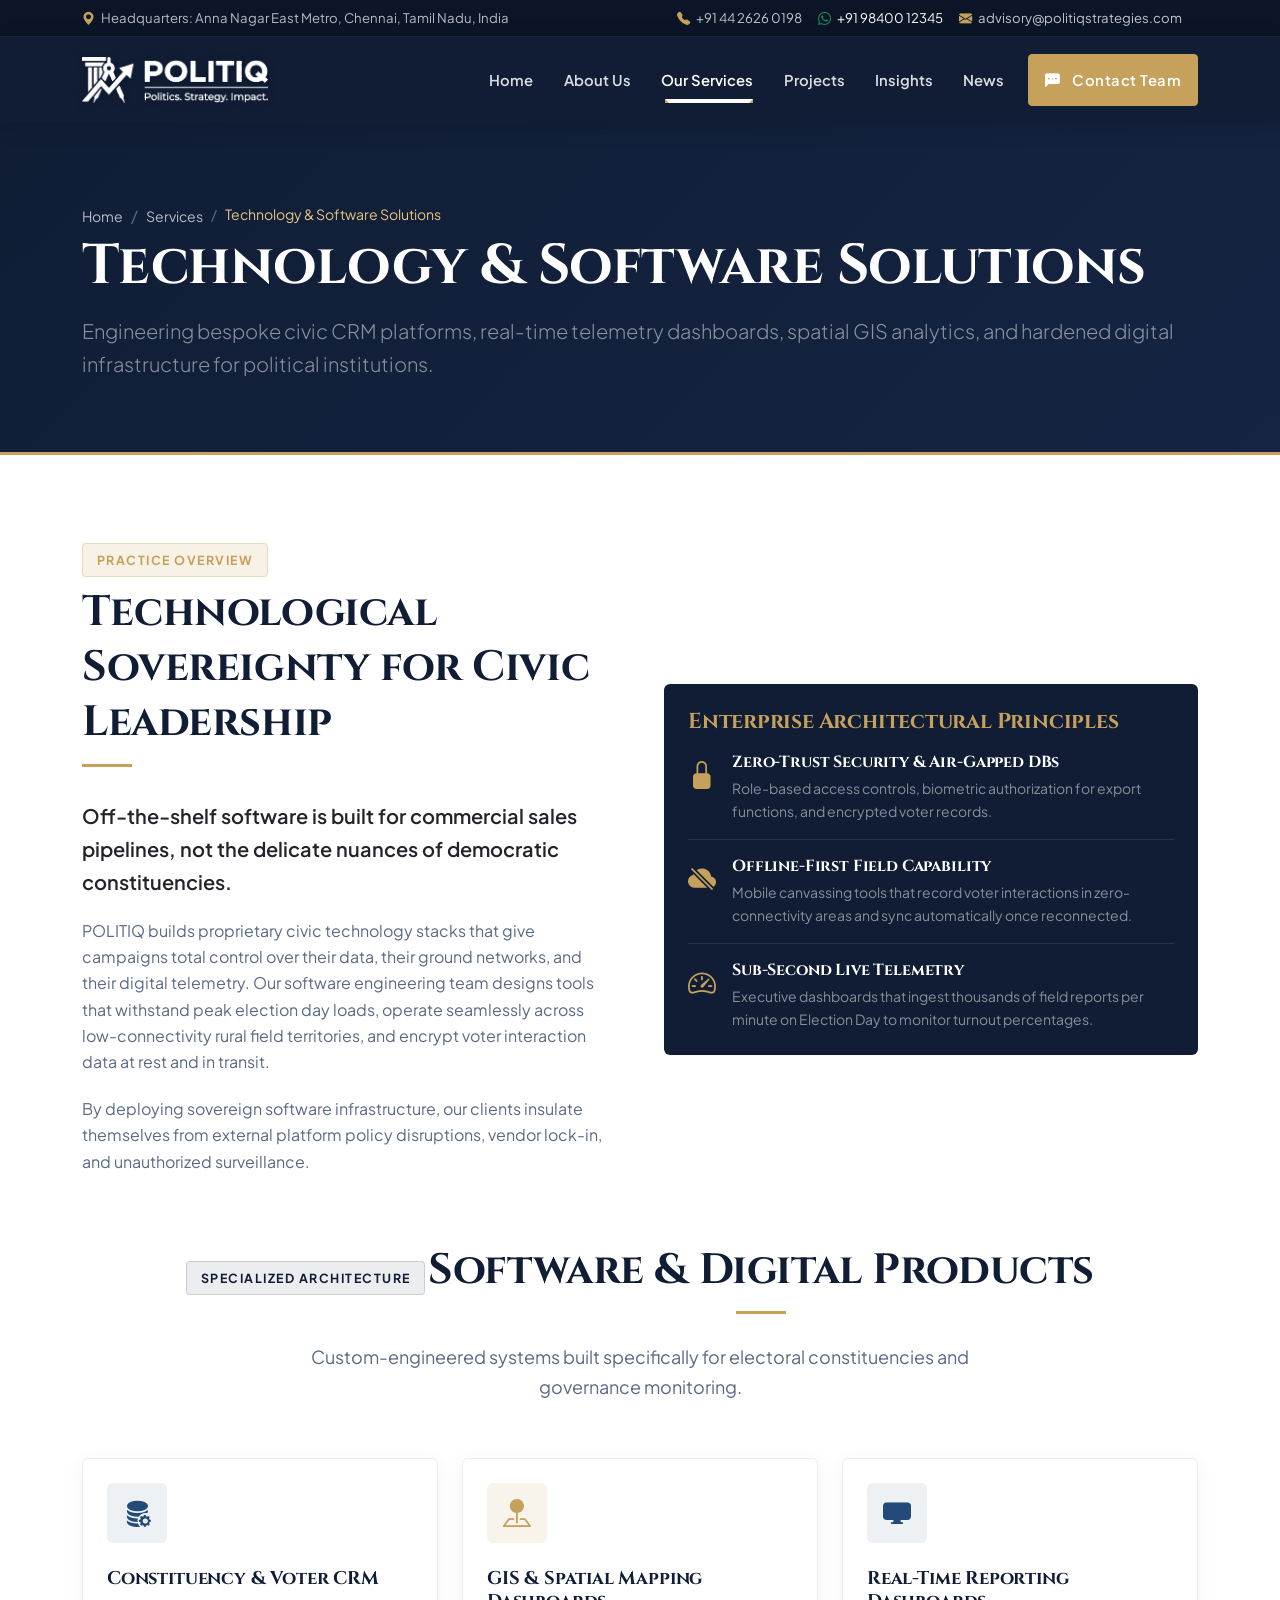
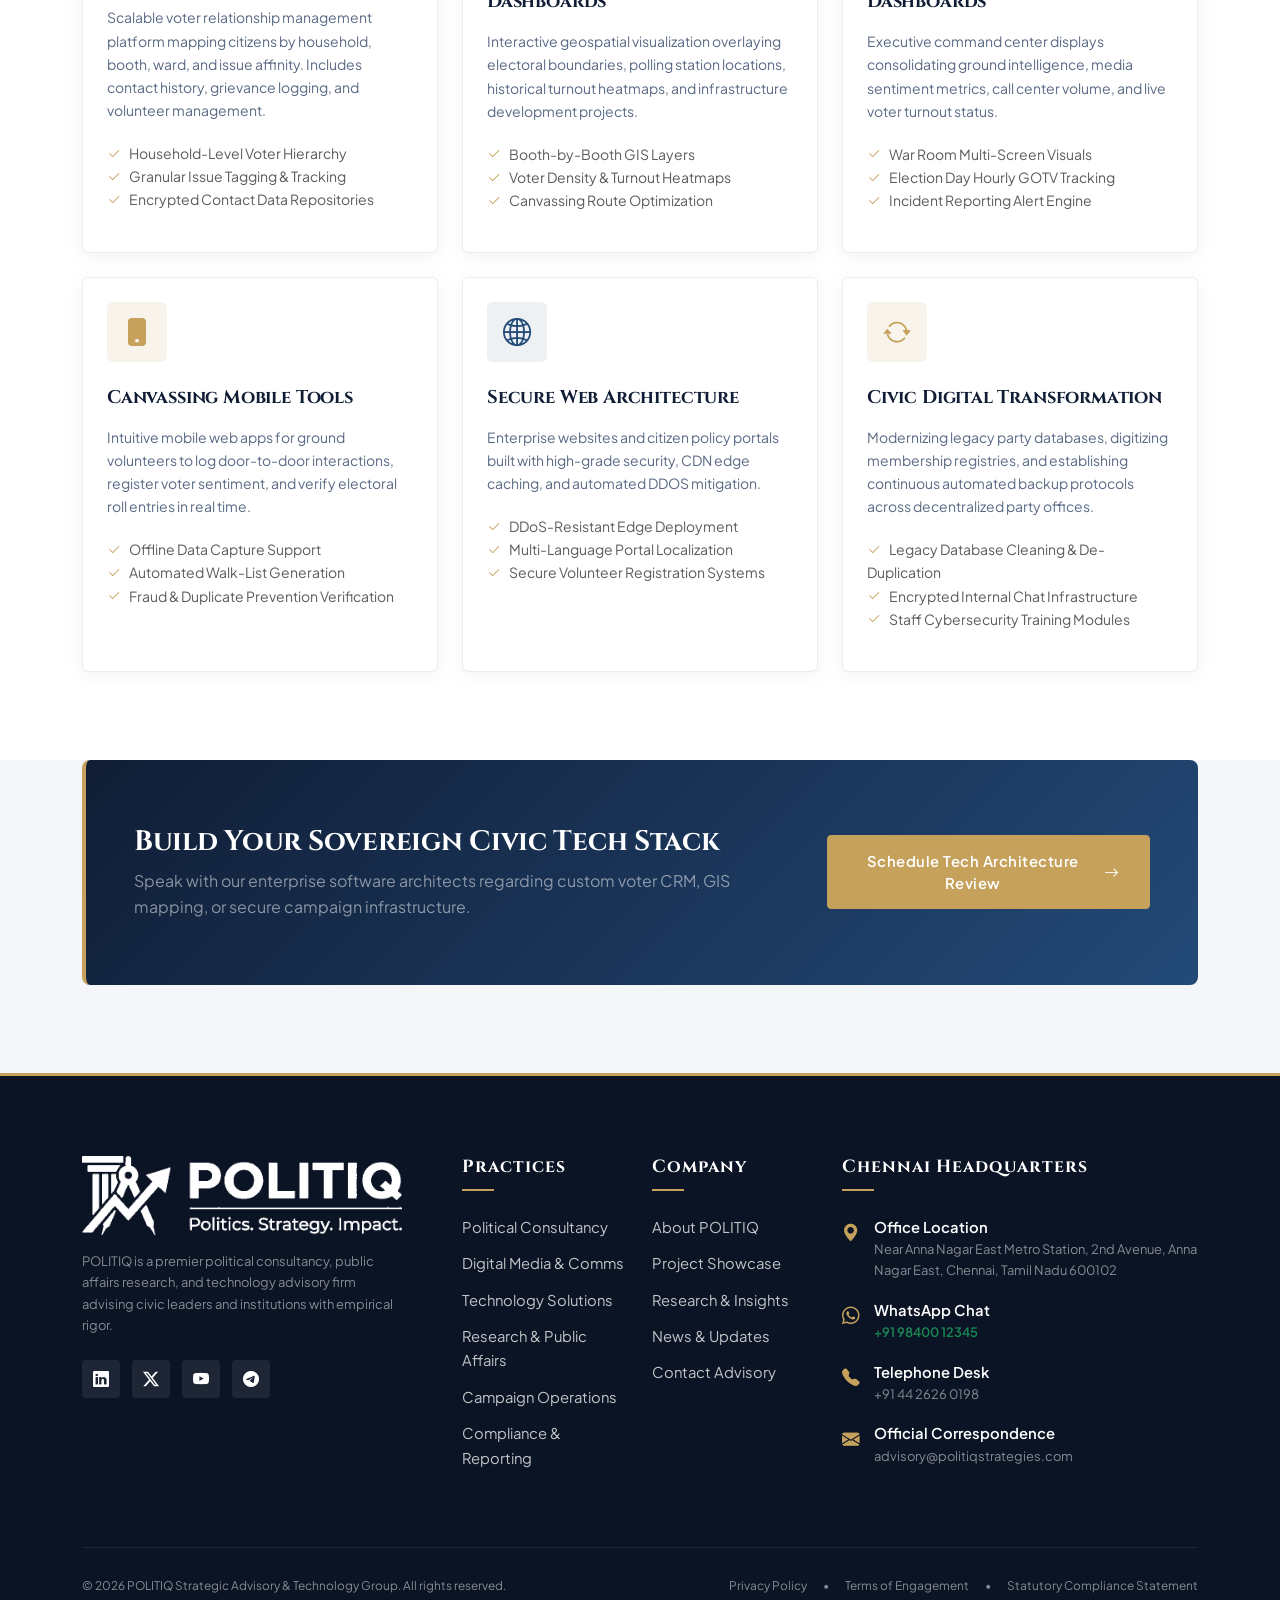
<file: technology.html>
﻿<!DOCTYPE html>
<html lang="en">
<head>
  <meta charset="UTF-8">
  <meta name="viewport" content="width=device-width, initial-scale=1.0">
  <title>Technology & Software Solutions | POLITIQ - Politics. Strategy. Impact.</title>
  <meta name="description" content="Sovereign civic technology, custom voter CRM, GIS demographic mapping, live reporting dashboards, and secure digital transformation.">
  <link rel="icon" type="image/png" href="assets/images/favicon-badge.png">
  <link rel="apple-touch-icon" href="apple-touch-icon.png">
  <link rel="shortcut icon" href="favicon.ico">

  <!-- Google Fonts -->
  <link rel="preconnect" href="https://fonts.googleapis.com">
  <link rel="preconnect" href="https://fonts.gstatic.com" crossorigin>
  <link href="https://fonts.googleapis.com/css2?family=Cinzel:wght@500;600;700;800&family=Plus+Jakarta+Sans:wght@300;400;500;600;700;800&display=swap" rel="stylesheet">

  <!-- Bootstrap 5 CSS -->
  <link href="https://cdn.jsdelivr.net/npm/bootstrap@5.3.2/dist/css/bootstrap.min.css" rel="stylesheet">
  <!-- Bootstrap Icons -->
  <link rel="stylesheet" href="https://cdn.jsdelivr.net/npm/bootstrap-icons@1.11.2/font/bootstrap-icons.min.css">
  <!-- Custom CSS -->
  <link rel="stylesheet" href="assets/css/style.css">
</head>
<body>

  <!-- Topbar -->
  <header class="header-topbar d-none d-lg-block">
    <div class="container">
      <div class="d-flex justify-content-between align-items-center">
        <div class="topbar-left">
          <span><i class="bi bi-geo-alt-fill text-gold me-1"></i> Headquarters: Anna Nagar East Metro, Chennai, Tamil Nadu, India</span>
        </div>
        <div class="topbar-right d-flex align-items-center">
          <a href="tel:+914426260198" class="me-3"><i class="bi bi-telephone-fill text-gold me-1"></i> +91 44 2626 0198</a>
          <a href="https://wa.me/919840012345?text=Hello%20POLITIQ%20Advisory" target="_blank" rel="noopener" class="me-3 text-white"><i class="bi bi-whatsapp text-success me-1"></i> +91 98400 12345</a>
          <a href="mailto:advisory@politiqstrategies.com" class="me-3"><i class="bi bi-envelope-fill text-gold me-1"></i> advisory@politiqstrategies.com</a>
        </div>
      </div>
    </div>
  </header>

  <!-- Main Navigation -->
  <nav class="navbar navbar-expand-xl main-navbar" aria-label="Main Navigation">
    <div class="container">
      <a class="navbar-brand py-1" href="index.html">
        <img src="assets/images/logo-nav-white.png" alt="POLITIQ - Politics. Strategy. Impact.">
      </a>
      <button class="navbar-toggler" type="button" data-bs-toggle="collapse" data-bs-target="#politiqNav" aria-controls="politiqNav" aria-expanded="false" aria-label="Toggle navigation">
        <span class="navbar-toggler-icon"></span>
      </button>

      <div class="collapse navbar-collapse" id="politiqNav">
        <ul class="navbar-nav ms-auto mb-2 mb-xl-0 align-items-xl-center">
          <li class="nav-item"><a class="nav-link" href="index.html">Home</a></li>
          <li class="nav-item"><a class="nav-link" href="about.html">About Us</a></li>
          <li class="nav-item dropdown">
            <a class="nav-link dropdown-toggle active" href="services.html" id="servicesDropdown" role="button" data-bs-toggle="dropdown" aria-expanded="false">
              Our Services
            </a>
            <ul class="dropdown-menu" aria-labelledby="servicesDropdown">
              <li><a class="dropdown-item" href="services.html"><i class="bi bi-grid-fill"></i> All Practice Areas</a></li>
              <li><hr class="dropdown-divider border-secondary opacity-25"></li>
              <li><a class="dropdown-item" href="political-consultancy.html"><i class="bi bi-bank2"></i> Political Consultancy</a></li>
              <li><a class="dropdown-item" href="digital-media.html"><i class="bi bi-megaphone-fill"></i> Digital Media & Comms</a></li>
              <li><a class="dropdown-item active" href="technology.html"><i class="bi bi-cpu-fill"></i> Technology & Software</a></li>
              <li><a class="dropdown-item" href="research.html"><i class="bi bi-graph-up-arrow"></i> Research & Public Affairs</a></li>
              <li><a class="dropdown-item" href="campaign-operations.html"><i class="bi bi-diagram-3-fill"></i> Campaign & Field Operations</a></li>
            </ul>
          </li>
          <li class="nav-item"><a class="nav-link" href="projects.html">Projects</a></li>
          <li class="nav-item"><a class="nav-link" href="insights.html">Insights</a></li>
          <li class="nav-item"><a class="nav-link" href="news.html">News</a></li>
          <li class="nav-item ms-xl-2">
            <a class="btn btn-gold btn-sm px-3" href="contact.html">
              <i class="bi bi-chat-left-dots-fill me-1"></i> Contact Team
            </a>
          </li>
        </ul>
      </div>
    </div>
  </nav>

  <!-- Page Header -->
  <section class="page-header">
    <div class="container">
      <nav aria-label="breadcrumb">
        <ol class="breadcrumb">
          <li class="breadcrumb-item"><a href="index.html">Home</a></li>
          <li class="breadcrumb-item"><a href="services.html">Services</a></li>
          <li class="breadcrumb-item active" aria-current="page">Technology & Software Solutions</li>
        </ol>
      </nav>
      <h1 class="font-heading">Technology & Software Solutions</h1>
      <p class="lead text-white-50 max-w-700 mb-0">
        Engineering bespoke civic CRM platforms, real-time telemetry dashboards, spatial GIS analytics, and hardened digital infrastructure for political institutions.
      </p>
    </div>
  </section>

  <!-- Practice Overview -->
  <section class="section-padding bg-white">
    <div class="container">
      <div class="row g-5 align-items-center mb-5">
        <div class="col-lg-6">
          <span class="badge-gold mb-2">Practice Overview</span>
          <h2 class="section-title">Technological Sovereignty for Civic Leadership</h2>
          <p class="lead text-dark fw-semibold mt-3">
            Off-the-shelf software is built for commercial sales pipelines, not the delicate nuances of democratic constituencies.
          </p>
          <p class="text-muted-custom">
            POLITIQ builds proprietary civic technology stacks that give campaigns total control over their data, their ground networks, and their digital telemetry. Our software engineering team designs tools that withstand peak election day loads, operate seamlessly across low-connectivity rural field territories, and encrypt voter interaction data at rest and in transit.
          </p>
          <p class="text-muted-custom">
            By deploying sovereign software infrastructure, our clients insulate themselves from external platform policy disruptions, vendor lock-in, and unauthorized surveillance.
          </p>
        </div>
        <div class="col-lg-6">
          <div class="p-4 bg-navy text-white rounded">
            <h4 class="text-gold font-heading mb-3">Enterprise Architectural Principles</h4>
            <div class="d-flex gap-3 mb-3 pb-3 border-bottom border-secondary border-opacity-25">
              <i class="bi bi-lock-fill text-gold fs-3"></i>
              <div>
                <h6 class="text-white mb-1">Zero-Trust Security & Air-Gapped DBs</h6>
                <p class="small text-white-50 mb-0">Role-based access controls, biometric authorization for export functions, and encrypted voter records.</p>
              </div>
            </div>
            <div class="d-flex gap-3 mb-3 pb-3 border-bottom border-secondary border-opacity-25">
              <i class="bi bi-cloud-slash-fill text-gold fs-3"></i>
              <div>
                <h6 class="text-white mb-1">Offline-First Field Capability</h6>
                <p class="small text-white-50 mb-0">Mobile canvassing tools that record voter interactions in zero-connectivity areas and sync automatically once reconnected.</p>
              </div>
            </div>
            <div class="d-flex gap-3">
              <i class="bi bi-speedometer2 text-gold fs-3"></i>
              <div>
                <h6 class="text-white mb-1">Sub-Second Live Telemetry</h6>
                <p class="small text-white-50 mb-0">Executive dashboards that ingest thousands of field reports per minute on Election Day to monitor turnout percentages.</p>
              </div>
            </div>
          </div>
        </div>
      </div>

      <!-- Core Capabilities Grid -->
      <div class="section-header text-center">
        <span class="badge-navy mb-2">Specialized Architecture</span>
        <h2 class="section-title">Software & Digital Products</h2>
        <p class="section-desc">Custom-engineered systems built specifically for electoral constituencies and governance monitoring.</p>
      </div>

      <div class="row g-4">
        <!-- 1. Custom CRM -->
        <div class="col-md-6 col-lg-4">
          <div class="custom-card p-4">
            <div class="card-icon-box">
              <i class="bi bi-database-fill-gear"></i>
            </div>
            <h5>Constituency & Voter CRM</h5>
            <p class="text-muted-custom small">
              Scalable voter relationship management platform mapping citizens by household, booth, ward, and issue affinity. Includes contact history, grievance logging, and volunteer management.
            </p>
            <ul class="list-unstyled small text-muted">
              <li><i class="bi bi-check2 text-gold me-2"></i>Household-Level Voter Hierarchy</li>
              <li><i class="bi bi-check2 text-gold me-2"></i>Granular Issue Tagging & Tracking</li>
              <li><i class="bi bi-check2 text-gold me-2"></i>Encrypted Contact Data Repositories</li>
            </ul>
          </div>
        </div>

        <!-- 2. GIS & Spatial Mapping -->
        <div class="col-md-6 col-lg-4">
          <div class="custom-card p-4">
            <div class="card-icon-box gold">
              <i class="bi bi-pin-map-fill"></i>
            </div>
            <h5>GIS & Spatial Mapping Dashboards</h5>
            <p class="text-muted-custom small">
              Interactive geospatial visualization overlaying electoral boundaries, polling station locations, historical turnout heatmaps, and infrastructure development projects.
            </p>
            <ul class="list-unstyled small text-muted">
              <li><i class="bi bi-check2 text-gold me-2"></i>Booth-by-Booth GIS Layers</li>
              <li><i class="bi bi-check2 text-gold me-2"></i>Voter Density & Turnout Heatmaps</li>
              <li><i class="bi bi-check2 text-gold me-2"></i>Canvassing Route Optimization</li>
            </ul>
          </div>
        </div>

        <!-- 3. Real-Time Telemetry & Dashboards -->
        <div class="col-md-6 col-lg-4">
          <div class="custom-card p-4">
            <div class="card-icon-box">
              <i class="bi bi-display-fill"></i>
            </div>
            <h5>Real-Time Reporting Dashboards</h5>
            <p class="text-muted-custom small">
              Executive command center displays consolidating ground intelligence, media sentiment metrics, call center volume, and live voter turnout status.
            </p>
            <ul class="list-unstyled small text-muted">
              <li><i class="bi bi-check2 text-gold me-2"></i>War Room Multi-Screen Visuals</li>
              <li><i class="bi bi-check2 text-gold me-2"></i>Election Day Hourly GOTV Tracking</li>
              <li><i class="bi bi-check2 text-gold me-2"></i>Incident Reporting Alert Engine</li>
            </ul>
          </div>
        </div>

        <!-- 4. Canvassing & Field Mobile Software -->
        <div class="col-md-6 col-lg-4">
          <div class="custom-card p-4">
            <div class="card-icon-box gold">
              <i class="bi bi-phone-fill"></i>
            </div>
            <h5>Canvassing Mobile Tools</h5>
            <p class="text-muted-custom small">
              Intuitive mobile web apps for ground volunteers to log door-to-door interactions, register voter sentiment, and verify electoral roll entries in real time.
            </p>
            <ul class="list-unstyled small text-muted">
              <li><i class="bi bi-check2 text-gold me-2"></i>Offline Data Capture Support</li>
              <li><i class="bi bi-check2 text-gold me-2"></i>Automated Walk-List Generation</li>
              <li><i class="bi bi-check2 text-gold me-2"></i>Fraud & Duplicate Prevention Verification</li>
            </ul>
          </div>
        </div>

        <!-- 5. Campaign Portals & Web Systems -->
        <div class="col-md-6 col-lg-4">
          <div class="custom-card p-4">
            <div class="card-icon-box">
              <i class="bi bi-globe2"></i>
            </div>
            <h5>Secure Web Architecture</h5>
            <p class="text-muted-custom small">
              Enterprise websites and citizen policy portals built with high-grade security, CDN edge caching, and automated DDOS mitigation.
            </p>
            <ul class="list-unstyled small text-muted">
              <li><i class="bi bi-check2 text-gold me-2"></i>DDoS-Resistant Edge Deployment</li>
              <li><i class="bi bi-check2 text-gold me-2"></i>Multi-Language Portal Localization</li>
              <li><i class="bi bi-check2 text-gold me-2"></i>Secure Volunteer Registration Systems</li>
            </ul>
          </div>
        </div>

        <!-- 6. Digital Transformation & IT Governance -->
        <div class="col-md-6 col-lg-4">
          <div class="custom-card p-4">
            <div class="card-icon-box gold">
              <i class="bi bi-arrow-repeat"></i>
            </div>
            <h5>Civic Digital Transformation</h5>
            <p class="text-muted-custom small">
              Modernizing legacy party databases, digitizing membership registries, and establishing continuous automated backup protocols across decentralized party offices.
            </p>
            <ul class="list-unstyled small text-muted">
              <li><i class="bi bi-check2 text-gold me-2"></i>Legacy Database Cleaning & De-Duplication</li>
              <li><i class="bi bi-check2 text-gold me-2"></i>Encrypted Internal Chat Infrastructure</li>
              <li><i class="bi bi-check2 text-gold me-2"></i>Staff Cybersecurity Training Modules</li>
            </ul>
          </div>
        </div>
      </div>

    </div>
  </section>

  <!-- CTA Banner -->
  <section class="section-padding bg-surface pt-0">
    <div class="container">
      <div class="cta-banner">
        <div class="row align-items-center position-relative z-1">
          <div class="col-lg-8">
            <h3 class="text-white mb-2">Build Your Sovereign Civic Tech Stack</h3>
            <p class="text-white-50 mb-0">Speak with our enterprise software architects regarding custom voter CRM, GIS mapping, or secure campaign infrastructure.</p>
          </div>
          <div class="col-lg-4 text-lg-end mt-3 mt-lg-0">
            <a href="contact.html" class="btn btn-gold">Schedule Tech Architecture Review <i class="bi bi-arrow-right ms-2"></i></a>
          </div>
        </div>
      </div>
    </div>
  </section>

  <!-- Site Footer -->
  <footer class="site-footer">
    <div class="container">
      <div class="row g-4">
        <div class="col-lg-4 pe-lg-5">
          <div class="mb-3">
            <img src="assets/images/logo-nav-white.png" alt="POLITIQ Logo" height="42">
          </div>
          <p class="small text-white-50 mb-4">
            POLITIQ is a premier political consultancy, public affairs research, and technology advisory firm advising civic leaders and institutions with empirical rigor.
          </p>
          <div class="social-links-group">
            <a href="https://linkedin.com" target="_blank" rel="noopener" class="social-icon-btn" aria-label="LinkedIn"><i class="bi bi-linkedin"></i></a>
            <a href="https://twitter.com" target="_blank" rel="noopener" class="social-icon-btn" aria-label="Twitter"><i class="bi bi-twitter-x"></i></a>
            <a href="https://youtube.com" target="_blank" rel="noopener" class="social-icon-btn" aria-label="YouTube"><i class="bi bi-youtube"></i></a>
            <a href="https://telegram.org" target="_blank" rel="noopener" class="social-icon-btn" aria-label="Telegram"><i class="bi bi-telegram"></i></a>
          </div>
        </div>

        <div class="col-sm-6 col-lg-2">
          <h5>Practices</h5>
          <ul class="footer-links">
            <li><a href="political-consultancy.html">Political Consultancy</a></li>
            <li><a href="digital-media.html">Digital Media & Comms</a></li>
            <li><a href="technology.html">Technology Solutions</a></li>
            <li><a href="research.html">Research & Public Affairs</a></li>
            <li><a href="campaign-operations.html">Campaign Operations</a></li>
            <li><a href="services.html">Compliance & Reporting</a></li>
          </ul>
        </div>

        <div class="col-sm-6 col-lg-2">
          <h5>Company</h5>
          <ul class="footer-links">
            <li><a href="about.html">About POLITIQ</a></li>
            <li><a href="projects.html">Project Showcase</a></li>
            <li><a href="insights.html">Research & Insights</a></li>
            <li><a href="news.html">News & Updates</a></li>
            <li><a href="contact.html">Contact Advisory</a></li>
          </ul>
        </div>

        <div class="col-lg-4">
          <h5>Chennai Headquarters</h5>
          <div class="footer-contact-item">
            <i class="bi bi-geo-alt-fill"></i>
            <div>
              <div class="fw-semibold text-white">Office Location</div>
              <div class="text-white-50 small">Near Anna Nagar East Metro Station, 2nd Avenue, Anna Nagar East, Chennai, Tamil Nadu 600102</div>
            </div>
          </div>
          <div class="footer-contact-item">
            <i class="bi bi-whatsapp"></i>
            <div>
              <div class="fw-semibold text-white">WhatsApp Chat</div>
              <div class="text-white-50 small"><a href="https://wa.me/919840012345" class="text-success fw-semibold">+91 98400 12345</a></div>
            </div>
          </div>
          <div class="footer-contact-item">
            <i class="bi bi-telephone-fill"></i>
            <div>
              <div class="fw-semibold text-white">Telephone Desk</div>
              <div class="text-white-50 small">+91 44 2626 0198</div>
            </div>
          </div>
          <div class="footer-contact-item">
            <i class="bi bi-envelope-fill"></i>
            <div>
              <div class="fw-semibold text-white">Official Correspondence</div>
              <div class="text-white-50 small">advisory@politiqstrategies.com</div>
            </div>
          </div>
        </div>
      </div>
<div class="footer-bottom d-flex flex-column flex-md-row justify-content-between align-items-center gap-3">
        <p class="mb-0 text-white-50 small">
          &copy; 2026 POLITIQ Strategic Advisory & Technology Group. All rights reserved.
        </p>
        <div class="d-flex gap-3 small">
          <a href="privacy-policy.html" class="text-white-50">Privacy Policy</a>
          <span class="text-white-50">&bull;</span>
          <a href="privacy-policy.html#terms" class="text-white-50">Terms of Engagement</a>
          <span class="text-white-50">&bull;</span>
          <a href="privacy-policy.html#compliance" class="text-white-50">Statutory Compliance Statement</a>
        </div>
      </div>
    </div>
  </footer>

  <!-- Back to Top Button -->
  <button id="backToTopBtn" class="back-to-top" aria-label="Back to Top">
    <i class="bi bi-arrow-up"></i>
  </button>

  <!-- Bootstrap 5 Bundle JS -->
  <script src="https://cdn.jsdelivr.net/npm/bootstrap@5.3.2/dist/js/bootstrap.bundle.min.js"></script>
  <!-- Custom JS -->
  <script src="assets/js/script.js"></script>
</body>
</html>
</file>
<file: assets/css/style.css>
/* ==========================================================================
   POLITIQ - Strategic Advisory & Technology Group
   Master Stylesheet | Modern Corporate Consulting Design System
   ========================================================================== */

/* --------------------------------------------------------------------------
   1. CSS Custom Properties / Design Tokens
   -------------------------------------------------------------------------- */
:root {
  /* Brand Palette */
  --primary-navy: #101D35;
  --secondary-navy: #182B4D;
  --royal-blue: #234A78;
  --accent-gold: #C5A15B;
  --accent-gold-light: #E3C582;
  --accent-gold-dark: #A4833E;
  --bg-light: #F4F6F9;
  --bg-white: #FFFFFF;
  --text-dark: #202938;
  --text-muted: #5A6A85;
  --border-light: rgba(16, 29, 53, 0.08);
  --border-dark: rgba(255, 255, 255, 0.12);
  --border-gold: rgba(197, 161, 91, 0.3);

  /* Typography */
  --font-heading: 'Cinzel', serif;
  --font-body: 'Plus Jakarta Sans', -apple-system, BlinkMacSystemFont, 'Segoe UI', Roboto, sans-serif;
  
  /* Elevation & Shadows */
  --shadow-subtle: 0 4px 20px rgba(16, 29, 53, 0.05);
  --shadow-card: 0 10px 30px rgba(16, 29, 53, 0.08);
  --shadow-hover: 0 20px 40px rgba(16, 29, 53, 0.14);
  --shadow-dark: 0 15px 35px rgba(0, 0, 0, 0.25);
  
  /* Transitions */
  --transition-smooth: all 0.3s cubic-bezier(0.16, 1, 0.3, 1);
}

/* --------------------------------------------------------------------------
   2. Global Resets & Base Styles
   -------------------------------------------------------------------------- */
*, *::before, *::after {
  box-sizing: border-box;
}

html {
  scroll-behavior: smooth;
  font-size: 16px;
}

body {
  margin: 0;
  padding: 0;
  font-family: var(--font-body);
  color: var(--text-dark);
  background-color: var(--bg-white);
  line-height: 1.65;
  font-weight: 400;
  overflow-x: hidden;
  -webkit-font-smoothing: antialiased;
}

h1, h2, h3, h4, h5, h6 {
  font-family: var(--font-heading);
  color: var(--primary-navy);
  font-weight: 700;
  line-height: 1.3;
  margin-bottom: 1rem;
  letter-spacing: -0.01em;
}

h1 { font-size: 2.75rem; }
h2 { font-size: 2.25rem; }
h3 { font-size: 1.75rem; }
h4 { font-size: 1.35rem; }
h5 { font-size: 1.15rem; }
h6 { font-size: 1rem; }

@media (min-width: 992px) {
  h1 { font-size: 3.5rem; }
  h2 { font-size: 2.65rem; }
}

p {
  margin-bottom: 1.25rem;
}

a {
  color: var(--royal-blue);
  text-decoration: none;
  transition: var(--transition-smooth);
}

a:hover {
  color: var(--accent-gold);
}

img {
  max-width: 100%;
  height: auto;
  display: block;
}

ul {
  padding-left: 1.25rem;
}

/* --------------------------------------------------------------------------
   3. Utility & Helper Classes
   -------------------------------------------------------------------------- */
.bg-navy { background-color: var(--primary-navy) !important; color: #fff; }
.bg-navy-alt { background-color: var(--secondary-navy) !important; color: #fff; }
.bg-royal { background-color: var(--royal-blue) !important; color: #fff; }
.bg-surface { background-color: var(--bg-light) !important; }
.bg-gold { background-color: var(--accent-gold) !important; color: #fff; }

.text-gold { color: var(--accent-gold) !important; }
.text-navy { color: var(--primary-navy) !important; }
.text-royal { color: var(--royal-blue) !important; }
.text-muted-custom { color: var(--text-muted) !important; }

.font-heading { font-family: var(--font-heading); }
.font-body { font-family: var(--font-body); }

.letter-spacing-1 { letter-spacing: 1px; }
.letter-spacing-2 { letter-spacing: 2px; }

.badge-gold {
  background: rgba(197, 161, 91, 0.15);
  color: var(--accent-gold);
  border: 1px solid var(--border-gold);
  padding: 0.35rem 0.85rem;
  font-size: 0.78rem;
  font-weight: 700;
  text-transform: uppercase;
  letter-spacing: 1.5px;
  border-radius: 4px;
  display: inline-block;
}

.badge-navy {
  background: rgba(16, 29, 53, 0.08);
  color: var(--primary-navy);
  border: 1px solid rgba(16, 29, 53, 0.15);
  padding: 0.35rem 0.85rem;
  font-size: 0.78rem;
  font-weight: 700;
  text-transform: uppercase;
  letter-spacing: 1.5px;
  border-radius: 4px;
  display: inline-block;
}

.badge-gold-dark {
  background: rgba(197, 161, 91, 0.2);
  color: #F8E7BE;
  border: 1px solid rgba(197, 161, 91, 0.4);
  padding: 0.35rem 0.85rem;
  font-size: 0.78rem;
  font-weight: 700;
  text-transform: uppercase;
  letter-spacing: 1.5px;
  border-radius: 4px;
  display: inline-block;
}

.section-padding {
  padding: 5.5rem 0;
}

@media (max-width: 768px) {
  .section-padding {
    padding: 3.5rem 0;
  }
}

.section-header {
  margin-bottom: 3.5rem;
}

.section-title {
  position: relative;
  display: inline-block;
  padding-bottom: 1rem;
}

.section-title::after {
  content: '';
  position: absolute;
  bottom: 0;
  left: 0;
  width: 50px;
  height: 3px;
  background-color: var(--accent-gold);
}

.section-header.text-center .section-title::after {
  left: 50%;
  transform: translateX(-50%);
}

.section-desc {
  color: var(--text-muted);
  font-size: 1.125rem;
  max-width: 720px;
  margin: 0.75rem auto 0 auto;
}

/* --------------------------------------------------------------------------
   4. Buttons & Interactive Elements
   -------------------------------------------------------------------------- */
.btn {
  font-family: var(--font-body);
  font-size: 0.925rem;
  font-weight: 600;
  padding: 0.85rem 1.85rem;
  border-radius: 4px;
  letter-spacing: 0.5px;
  transition: var(--transition-smooth);
  display: inline-flex;
  align-items: center;
  justify-content: center;
  gap: 0.5rem;
  border-width: 1.5px;
}

.btn-gold {
  background-color: var(--accent-gold);
  border-color: var(--accent-gold);
  color: #FFFFFF;
}

.btn-gold:hover, .btn-gold:focus {
  background-color: var(--accent-gold-dark);
  border-color: var(--accent-gold-dark);
  color: #FFFFFF;
  box-shadow: 0 8px 20px rgba(197, 161, 91, 0.35);
}

.btn-outline-gold {
  background-color: transparent;
  border-color: var(--accent-gold);
  color: var(--accent-gold);
}

.btn-outline-gold:hover, .btn-outline-gold:focus {
  background-color: var(--accent-gold);
  border-color: var(--accent-gold);
  color: #FFFFFF;
}

.btn-navy {
  background-color: var(--primary-navy);
  border-color: var(--primary-navy);
  color: #FFFFFF;
}

.btn-navy:hover, .btn-navy:focus {
  background-color: var(--royal-blue);
  border-color: var(--royal-blue);
  color: #FFFFFF;
  box-shadow: 0 8px 20px rgba(16, 29, 53, 0.25);
}

.btn-outline-white {
  background-color: transparent;
  border-color: rgba(255, 255, 255, 0.8);
  color: #FFFFFF;
}

.btn-outline-white:hover, .btn-outline-white:focus {
  background-color: #FFFFFF;
  border-color: #FFFFFF;
  color: var(--primary-navy);
}

/* --------------------------------------------------------------------------
   5. Header & Navigation
   -------------------------------------------------------------------------- */
/* Topbar */
.header-topbar {
  background-color: #0B1527;
  color: rgba(255, 255, 255, 0.7);
  font-size: 0.825rem;
  padding: 0.45rem 0;
  border-bottom: 1px solid rgba(255, 255, 255, 0.08);
}

.header-topbar a {
  color: rgba(255, 255, 255, 0.75);
}

.header-topbar a:hover {
  color: var(--accent-gold);
}

.topbar-divider {
  display: inline-block;
  margin: 0 0.75rem;
  color: rgba(255, 255, 255, 0.2);
}

/* Main Navbar */
.main-navbar {
  background-color: var(--primary-navy);
  padding: 1rem 0;
  position: sticky;
  top: 0;
  z-index: 1030;
  transition: var(--transition-smooth);
  box-shadow: 0 4px 20px rgba(0, 0, 0, 0.15);
}

.main-navbar.scrolled {
  padding: 0.65rem 0;
  background-color: rgba(16, 29, 53, 0.98);
  backdrop-filter: blur(10px);
  box-shadow: 0 10px 30px rgba(0, 0, 0, 0.25);
}

.navbar-brand {
  display: flex;
  align-items: center;
  gap: 0.75rem;
  color: #FFFFFF !important;
  font-family: var(--font-heading);
  font-weight: 800;
  font-size: 1.45rem;
  letter-spacing: 2px;
  padding-top: 0.25rem;
  padding-bottom: 0.25rem;
}

.navbar-brand img {
  height: 46px;
  max-height: 48px;
  width: auto;
  object-fit: contain;
  filter: drop-shadow(0 2px 4px rgba(0,0,0,0.2));
}

.brand-subtitle {
  font-family: var(--font-body);
  display: block;
  font-size: 0.65rem;
  font-weight: 600;
  color: var(--accent-gold);
  letter-spacing: 2.5px;
  text-transform: uppercase;
  margin-top: -3px;
}

.nav-link {
  font-family: var(--font-body);
  font-size: 0.925rem;
  font-weight: 600;
  color: rgba(255, 255, 255, 0.85) !important;
  padding: 0.65rem 0.95rem !important;
  transition: var(--transition-smooth);
  position: relative;
}

.nav-link:hover, .nav-link.active {
  color: #FFFFFF !important;
}

.nav-link.active::after {
  content: '';
  position: absolute;
  bottom: 0px;
  left: 0.95rem;
  right: 0.95rem;
  height: 2px;
  background-color: var(--accent-gold);
}

/* Dropdown Menu */
.navbar .dropdown-menu {
  background-color: var(--primary-navy);
  border: 1px solid var(--border-dark);
  box-shadow: var(--shadow-dark);
  border-radius: 4px;
  padding: 0.75rem 0;
  min-width: 280px;
  margin-top: 0.5rem;
}

.navbar .dropdown-item {
  color: rgba(255, 255, 255, 0.85);
  font-size: 0.88rem;
  font-weight: 500;
  padding: 0.65rem 1.25rem;
  display: flex;
  align-items: center;
  gap: 0.75rem;
  transition: var(--transition-smooth);
}

.navbar .dropdown-item i {
  color: var(--accent-gold);
  font-size: 1rem;
}

.navbar .dropdown-item:hover, .navbar .dropdown-item.active {
  background-color: rgba(197, 161, 91, 0.12);
  color: #FFFFFF;
  padding-left: 1.5rem;
}

.navbar-toggler {
  border-color: rgba(255, 255, 255, 0.2);
  padding: 0.5rem 0.75rem;
}

.navbar-toggler-icon {
  background-image: url("data:image/svg+xml,%3csvg xmlns='http://www.w3.org/2000/svg' viewBox='0 0 30 30'%3e%3cpath stroke='rgba%28255, 255, 255, 0.9%29' stroke-linecap='round' stroke-miterlimit='10' stroke-width='2' d='M4 7h22M4 15h22M4 23h22'/%3e%3c/svg%3e");
}

/* --------------------------------------------------------------------------
   6. Hero & Page Header Banners
   -------------------------------------------------------------------------- */
.hero-section {
  position: relative;
  background-color: var(--primary-navy);
  background-image: 
    radial-gradient(circle at 80% 20%, rgba(35, 74, 120, 0.35) 0%, transparent 60%),
    radial-gradient(circle at 10% 80%, rgba(197, 161, 91, 0.08) 0%, transparent 50%),
    linear-gradient(135deg, rgba(16, 29, 53, 0.95) 0%, rgba(11, 21, 39, 0.98) 100%);
  color: #FFFFFF;
  padding: 7rem 0 6.5rem 0;
  overflow: hidden;
  border-bottom: 1px solid var(--border-dark);
}

.hero-overlay-grid {
  position: absolute;
  top: 0; left: 0; right: 0; bottom: 0;
  background-size: 40px 40px;
  background-image: 
    linear-gradient(to right, rgba(255, 255, 255, 0.02) 1px, transparent 1px),
    linear-gradient(to bottom, rgba(255, 255, 255, 0.02) 1px, transparent 1px);
  pointer-events: none;
}

.hero-title {
  color: #FFFFFF;
  font-size: 3rem;
  font-weight: 800;
  line-height: 1.18;
  margin-bottom: 1.5rem;
}

@media (min-width: 992px) {
  .hero-title {
    font-size: 3.85rem;
  }
}

.hero-lead {
  font-size: 1.25rem;
  color: rgba(255, 255, 255, 0.85);
  line-height: 1.65;
  margin-bottom: 2.25rem;
  max-width: 650px;
}

/* Page Header (Internal Pages) */
.page-header {
  position: relative;
  background: linear-gradient(135deg, var(--primary-navy) 0%, #152442 100%);
  color: #FFFFFF;
  padding: 5rem 0 4.5rem 0;
  border-bottom: 3px solid var(--accent-gold);
}

.page-header h1 {
  color: #FFFFFF;
  margin-bottom: 0.75rem;
}

.breadcrumb {
  margin-bottom: 0;
  background: transparent;
}

.breadcrumb-item a {
  color: rgba(255, 255, 255, 0.7);
  font-size: 0.88rem;
}

.breadcrumb-item a:hover {
  color: var(--accent-gold);
}

.breadcrumb-item.active {
  color: var(--accent-gold-light);
  font-size: 0.88rem;
}

.breadcrumb-item + .breadcrumb-item::before {
  color: rgba(255, 255, 255, 0.35);
  content: "/";
}

/* --------------------------------------------------------------------------
   7. Card Components
   -------------------------------------------------------------------------- */
.custom-card {
  background: #FFFFFF;
  border: 1px solid var(--border-light);
  border-radius: 6px;
  box-shadow: var(--shadow-subtle);
  transition: var(--transition-smooth);
  height: 100%;
  display: flex;
  flex-direction: column;
  overflow: hidden;
  position: relative;
}

.custom-card:hover {
  transform: translateY(-5px);
  box-shadow: var(--shadow-hover);
  border-color: rgba(197, 161, 91, 0.35);
}

.custom-card.card-dark {
  background: #15223A;
  border: 1px solid rgba(255, 255, 255, 0.08);
  color: #FFFFFF;
}

.custom-card.card-dark:hover {
  border-color: var(--accent-gold);
  background: #182742;
}

.custom-card.card-dark h3, 
.custom-card.card-dark h4, 
.custom-card.card-dark h5 {
  color: #FFFFFF;
}

.custom-card.card-dark p {
  color: rgba(255, 255, 255, 0.75);
}

.card-icon-box {
  width: 60px;
  height: 60px;
  border-radius: 6px;
  background: rgba(35, 74, 120, 0.08);
  color: var(--royal-blue);
  display: flex;
  align-items: center;
  justify-content: center;
  font-size: 1.75rem;
  margin-bottom: 1.5rem;
  transition: var(--transition-smooth);
}

.card-icon-box.gold {
  background: rgba(197, 161, 91, 0.12);
  color: var(--accent-gold);
}

.custom-card:hover .card-icon-box {
  background: var(--accent-gold);
  color: #FFFFFF;
}

.card-body-custom {
  padding: 2.25rem;
  flex-grow: 1;
  display: flex;
  flex-direction: column;
}

.card-footer-custom {
  padding: 1.25rem 2.25rem;
  background: rgba(16, 29, 53, 0.02);
  border-top: 1px solid var(--border-light);
}

/* Feature Box */
.feature-box {
  display: flex;
  gap: 1.25rem;
  margin-bottom: 2rem;
}

.feature-box-icon {
  flex-shrink: 0;
  width: 48px;
  height: 48px;
  border-radius: 4px;
  background: rgba(197, 161, 91, 0.15);
  color: var(--accent-gold);
  display: flex;
  align-items: center;
  justify-content: center;
  font-size: 1.35rem;
}

/* Stats Counter Box */
.stat-box {
  text-align: center;
  padding: 2.25rem 1.5rem;
  background: rgba(255, 255, 255, 0.04);
  border: 1px solid rgba(255, 255, 255, 0.08);
  border-radius: 6px;
  transition: var(--transition-smooth);
}

.stat-box:hover {
  background: rgba(255, 255, 255, 0.07);
  border-color: var(--accent-gold);
}

.stat-number {
  font-family: var(--font-heading);
  font-size: 3rem;
  font-weight: 800;
  color: var(--accent-gold);
  line-height: 1;
  margin-bottom: 0.5rem;
}

.stat-label {
  font-size: 0.95rem;
  font-weight: 600;
  color: rgba(255, 255, 255, 0.85);
  letter-spacing: 0.5px;
  margin-bottom: 0;
}

/* --------------------------------------------------------------------------
   8. Methodology / Process Stepper
   -------------------------------------------------------------------------- */
.process-step-card {
  position: relative;
  background: #FFFFFF;
  border: 1px solid var(--border-light);
  border-radius: 6px;
  padding: 2.25rem 1.75rem;
  height: 100%;
  box-shadow: var(--shadow-subtle);
  transition: var(--transition-smooth);
}

.process-step-card:hover {
  transform: translateY(-4px);
  border-color: var(--accent-gold);
  box-shadow: var(--shadow-card);
}

.step-indicator {
  font-family: var(--font-heading);
  font-size: 2.25rem;
  font-weight: 800;
  color: rgba(197, 161, 91, 0.35);
  line-height: 1;
  margin-bottom: 1rem;
}

.process-step-card:hover .step-indicator {
  color: var(--accent-gold);
}

/* --------------------------------------------------------------------------
   9. Portfolio & Project Filtering
   -------------------------------------------------------------------------- */
.filter-btn-group {
  display: flex;
  flex-wrap: wrap;
  gap: 0.5rem;
  justify-content: center;
  margin-bottom: 2.5rem;
}

.filter-btn {
  background: #FFFFFF;
  border: 1px solid var(--border-light);
  color: var(--text-dark);
  font-weight: 600;
  font-size: 0.88rem;
  padding: 0.55rem 1.35rem;
  border-radius: 30px;
  transition: var(--transition-smooth);
  cursor: pointer;
}

.filter-btn:hover, .filter-btn.active {
  background: var(--primary-navy);
  color: #FFFFFF;
  border-color: var(--primary-navy);
}

.project-item {
  transition: var(--transition-smooth);
}

.project-item.hidden {
  display: none !important;
}

.project-thumb {
  position: relative;
  overflow: hidden;
  height: 240px;
  background-color: #0E1A30;
}

.project-thumb img {
  width: 100%;
  height: 100%;
  object-fit: cover;
  transition: transform 0.5s ease;
}

.custom-card:hover .project-thumb img {
  transform: scale(1.05);
}

.project-category-tag {
  position: absolute;
  top: 1rem;
  left: 1rem;
  z-index: 2;
}

/* --------------------------------------------------------------------------
   10. Media Gallery & Lightbox
   -------------------------------------------------------------------------- */
.gallery-grid-item {
  position: relative;
  border-radius: 6px;
  overflow: hidden;
  cursor: pointer;
  height: 260px;
  background: #101D35;
}

.gallery-grid-item img {
  width: 100%;
  height: 100%;
  object-fit: cover;
  transition: transform 0.4s ease;
}

.gallery-overlay {
  position: absolute;
  top: 0; left: 0; right: 0; bottom: 0;
  background: linear-gradient(to top, rgba(16, 29, 53, 0.9) 0%, rgba(16, 29, 53, 0.2) 100%);
  display: flex;
  flex-direction: column;
  justify-content: flex-end;
  padding: 1.5rem;
  opacity: 0;
  transition: opacity 0.3s ease;
}

.gallery-grid-item:hover .gallery-overlay {
  opacity: 1;
}

.gallery-grid-item:hover img {
  transform: scale(1.06);
}

.gallery-zoom-icon {
  position: absolute;
  top: 1rem;
  right: 1rem;
  width: 36px;
  height: 36px;
  background: rgba(197, 161, 91, 0.9);
  color: #FFFFFF;
  border-radius: 50%;
  display: flex;
  align-items: center;
  justify-content: center;
  font-size: 1rem;
}

/* Modal Lightbox */
.lightbox-modal {
  display: none;
  position: fixed;
  z-index: 2000;
  left: 0;
  top: 0;
  width: 100%;
  height: 100%;
  background-color: rgba(11, 21, 39, 0.95);
  backdrop-filter: blur(8px);
  align-items: center;
  justify-content: center;
  padding: 2rem;
}

.lightbox-modal.active {
  display: flex;
}

.lightbox-content-wrapper {
  max-width: 900px;
  width: 100%;
  background: #101D35;
  border: 1px solid var(--border-dark);
  border-radius: 8px;
  overflow: hidden;
  position: relative;
  box-shadow: 0 25px 60px rgba(0, 0, 0, 0.5);
}

.lightbox-img-container {
  max-height: 550px;
  display: flex;
  justify-content: center;
  align-items: center;
  background: #000;
}

.lightbox-img-container img {
  max-height: 520px;
  max-width: 100%;
  object-fit: contain;
}

.lightbox-caption {
  padding: 1.25rem 1.5rem;
  color: #FFFFFF;
}

.lightbox-close {
  position: absolute;
  top: 1rem;
  right: 1rem;
  color: #FFFFFF;
  font-size: 2rem;
  cursor: pointer;
  line-height: 1;
  background: rgba(0,0,0,0.5);
  border-radius: 50%;
  width: 40px;
  height: 40px;
  display: flex;
  align-items: center;
  justify-content: center;
  transition: var(--transition-smooth);
  z-index: 10;
}

.lightbox-close:hover {
  color: var(--accent-gold);
}

/* --------------------------------------------------------------------------
   11. Call to Action (CTA) Strip
   -------------------------------------------------------------------------- */
.cta-banner {
  background: linear-gradient(135deg, var(--primary-navy) 0%, var(--royal-blue) 100%);
  color: #FFFFFF;
  border-radius: 8px;
  padding: 4rem 3rem;
  position: relative;
  overflow: hidden;
  border-left: 4px solid var(--accent-gold);
}

.cta-banner-pattern {
  position: absolute;
  right: -50px;
  bottom: -50px;
  opacity: 0.06;
  font-size: 16rem;
  pointer-events: none;
}

/* --------------------------------------------------------------------------
   12. Forms & Inputs
   -------------------------------------------------------------------------- */
.form-control, .form-select {
  border: 1px solid #D8DFE9;
  border-radius: 4px;
  padding: 0.85rem 1.15rem;
  font-size: 0.95rem;
  color: var(--text-dark);
  background-color: #FFFFFF;
  transition: var(--transition-smooth);
}

.form-control:focus, .form-select:focus {
  border-color: var(--royal-blue);
  box-shadow: 0 0 0 3px rgba(35, 74, 120, 0.15);
  outline: none;
}

.form-label {
  font-weight: 600;
  font-size: 0.88rem;
  color: var(--primary-navy);
  margin-bottom: 0.4rem;
}

/* --------------------------------------------------------------------------
   13. Footer
   -------------------------------------------------------------------------- */
.site-footer {
  background-color: #0B1424;
  color: rgba(255, 255, 255, 0.7);
  padding: 5rem 0 2rem 0;
  border-top: 3px solid var(--accent-gold);
  font-size: 0.925rem;
}

.site-footer h5 {
  color: #FFFFFF;
  font-size: 1.1rem;
  font-family: var(--font-heading);
  letter-spacing: 1px;
  margin-bottom: 1.5rem;
  position: relative;
  padding-bottom: 0.75rem;
}

.site-footer h5::after {
  content: '';
  position: absolute;
  bottom: 0;
  left: 0;
  width: 32px;
  height: 2px;
  background-color: var(--accent-gold);
}

.footer-links {
  list-style: none;
  padding: 0;
  margin: 0;
}

.footer-links li {
  margin-bottom: 0.75rem;
}

.footer-links a {
  color: rgba(255, 255, 255, 0.75);
  transition: var(--transition-smooth);
  display: inline-flex;
  align-items: center;
  gap: 0.5rem;
}

.footer-links a:hover {
  color: var(--accent-gold);
  padding-left: 4px;
}

.footer-contact-item {
  display: flex;
  align-items: flex-start;
  gap: 0.85rem;
  margin-bottom: 1rem;
}

.footer-contact-item i {
  color: var(--accent-gold);
  font-size: 1.1rem;
  margin-top: 0.2rem;
}

.social-links-group {
  display: flex;
  gap: 0.75rem;
}

.social-icon-btn {
  width: 38px;
  height: 38px;
  border-radius: 4px;
  background: rgba(255, 255, 255, 0.08);
  color: #FFFFFF;
  display: flex;
  align-items: center;
  justify-content: center;
  font-size: 1rem;
  transition: var(--transition-smooth);
}

.social-icon-btn:hover {
  background: var(--accent-gold);
  color: #FFFFFF;
  transform: translateY(-2px);
}

.footer-bottom {
  margin-top: 4rem;
  padding-top: 1.75rem;
  border-top: 1px solid rgba(255, 255, 255, 0.08);
  font-size: 0.85rem;
}

/* --------------------------------------------------------------------------
   14. Back to Top Button
   -------------------------------------------------------------------------- */
.back-to-top {
  position: fixed;
  bottom: 30px;
  right: 30px;
  width: 44px;
  height: 44px;
  background-color: var(--primary-navy);
  color: var(--accent-gold);
  border: 1px solid var(--border-gold);
  border-radius: 4px;
  display: flex;
  align-items: center;
  justify-content: center;
  font-size: 1.25rem;
  cursor: pointer;
  z-index: 1000;
  opacity: 0;
  visibility: hidden;
  transition: var(--transition-smooth);
  box-shadow: 0 4px 15px rgba(0, 0, 0, 0.25);
}

.back-to-top.show {
  opacity: 1;
  visibility: visible;
}

.back-to-top:hover {
  background-color: var(--accent-gold);
  color: #FFFFFF;
  transform: translateY(-3px);
}

/* --------------------------------------------------------------------------
   15. Responsive Adaptations
   -------------------------------------------------------------------------- */
@media (max-width: 991px) {
  .hero-section {
    padding: 5rem 0 4rem 0;
  }
  
  .navbar-collapse {
    background-color: #0E182B;
    padding: 1.25rem;
    margin-top: 0.75rem;
    border-radius: 6px;
    border: 1px solid rgba(255, 255, 255, 0.1);
  }

  .nav-link.active::after {
    display: none;
  }

  .nav-link.active {
    color: var(--accent-gold) !important;
  }

  .cta-banner {
    padding: 2.5rem 1.5rem;
  }
}
</file>
